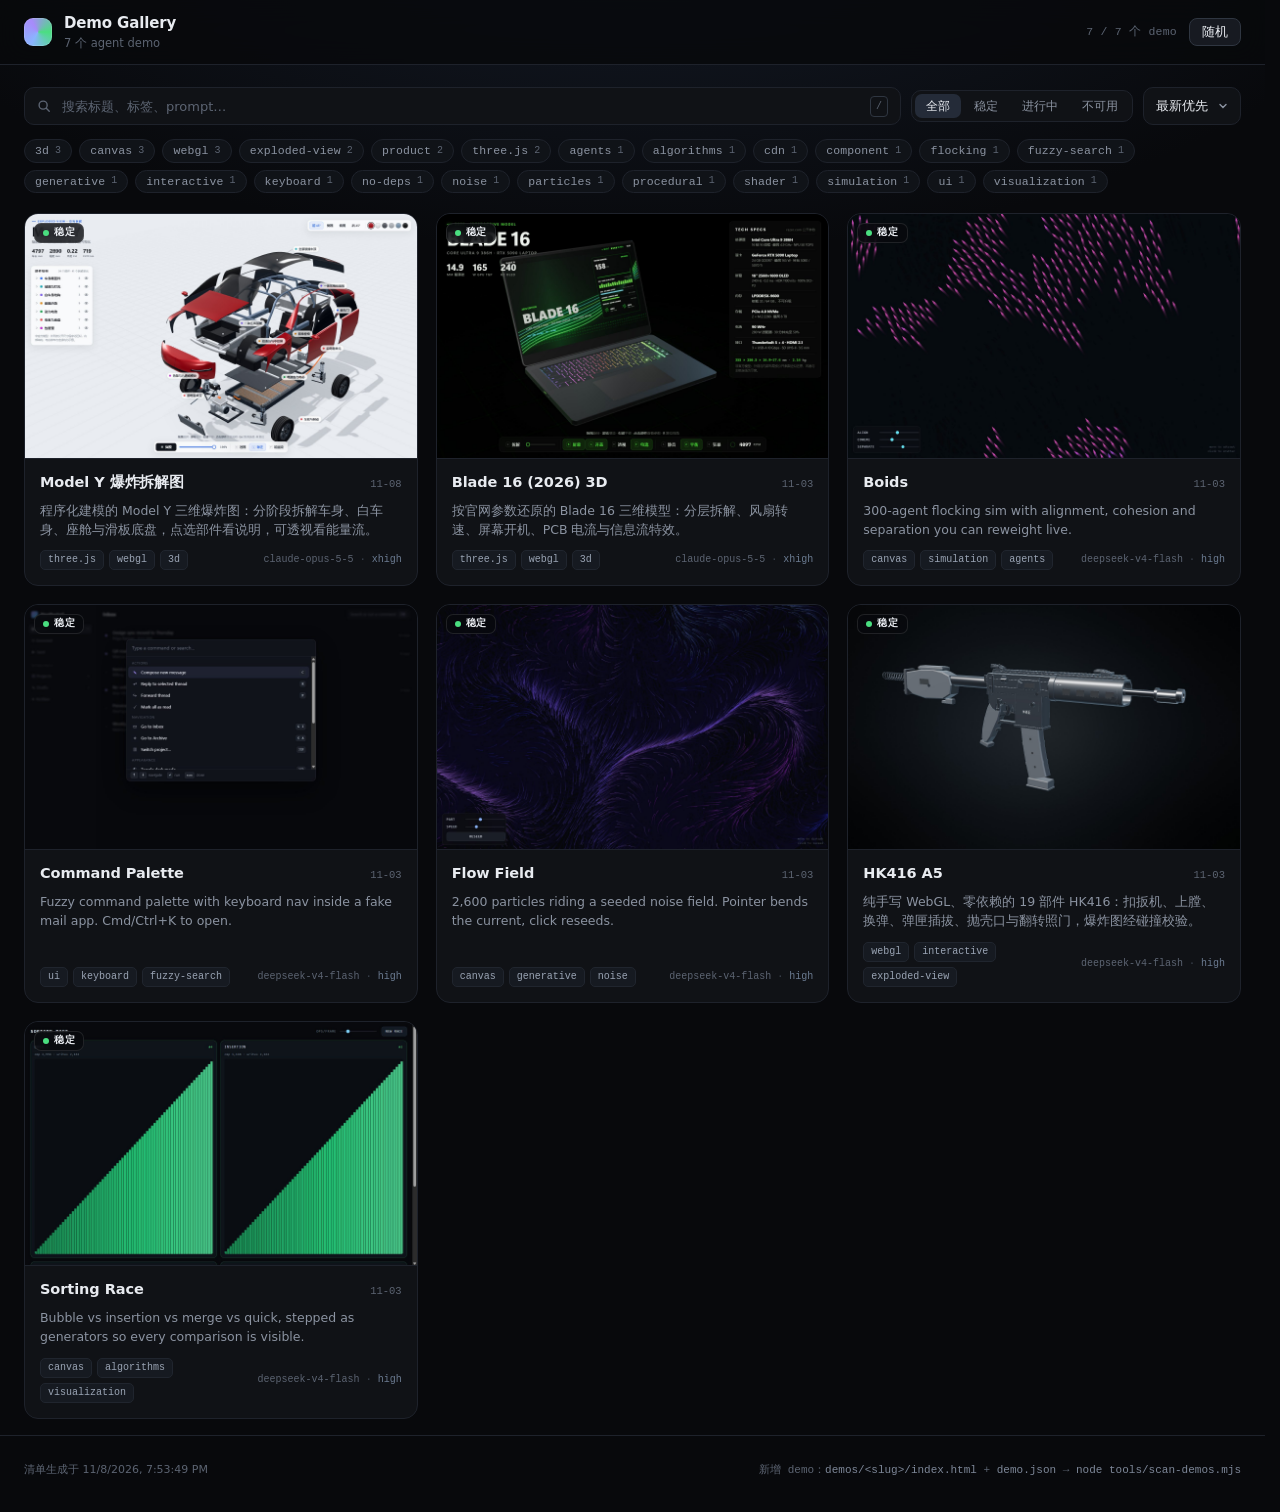
<file: index.html>
<!doctype html>
<html lang="zh-CN">
<head>
<meta charset="utf-8">
<meta name="viewport" content="width=device-width, initial-scale=1">
<title>Demo Gallery</title>
<meta name="description" content="agent 生成的实验性 demo 陈列">
<meta name="color-scheme" content="dark">
<link rel="stylesheet" href="assets/gallery.css">
</head>
<body>
<header class="topbar">
  <div class="wrap topbar-inner">
    <div class="brand">
      <span class="logo" aria-hidden="true"></span>
      <div>
        <h1>Demo Gallery</h1>
        <p id="sub">agent 生成的实验场</p>
      </div>
    </div>
    <div class="actions">
      <span class="count" id="count"></span>
      <button class="btn" id="random" type="button" title="随机打开一个 demo">随机</button>
    </div>
  </div>
</header>

<main class="wrap">
  <div class="toolbar">
    <label class="search">
      <svg viewBox="0 0 16 16" width="14" height="14" aria-hidden="true"><circle cx="7" cy="7" r="4.6" fill="none" stroke="currentColor" stroke-width="1.6"/><path d="M10.6 10.6 14 14" stroke="currentColor" stroke-width="1.6" stroke-linecap="round"/></svg>
      <input id="q" type="search" placeholder="搜索标题、标签、prompt…" autocomplete="off" spellcheck="false">
      <kbd>/</kbd>
    </label>
    <div class="segmented" id="statusFilter" role="group" aria-label="状态筛选">
      <button type="button" data-status="all" class="on">全部</button>
      <button type="button" data-status="stable">稳定</button>
      <button type="button" data-status="wip">进行中</button>
      <button type="button" data-status="broken">不可用</button>
    </div>
    <select id="sort" aria-label="排序">
      <option value="newest">最新优先</option>
      <option value="oldest">最旧优先</option>
      <option value="title">按名称</option>
    </select>
  </div>

  <div class="tags" id="tags"></div>

  <div class="grid" id="grid"></div>

  <div class="empty" id="empty" hidden>
    <p class="empty-title">没有匹配的 demo</p>
    <p>换个关键词，或点击 <button type="button" class="link" id="reset">清除筛选</button>。</p>
  </div>
</main>

<footer class="wrap foot">
  <span id="generated"></span>
  <span class="foot-hint">新增 demo：<code>demos/&lt;slug&gt;/index.html</code> + <code>demo.json</code> → <code>node tools/scan-demos.mjs</code></span>
</footer>

<dialog id="detail" aria-labelledby="d-title">
  <div class="d-head">
    <div class="d-heading">
      <h2 id="d-title"></h2>
      <p id="d-summary"></p>
    </div>
    <div class="d-actions">
      <button class="btn icon" id="d-reload" type="button" title="重新加载" aria-label="重新加载">↻</button>
      <a class="btn" id="d-open" target="_blank" rel="noopener">新窗口 ↗</a>
      <button class="btn icon" id="d-close" type="button" aria-label="关闭">✕</button>
    </div>
  </div>
  <div class="d-body">
    <div class="stage" id="stage">
      <div class="stage-frame">
        <iframe id="d-frame" title="demo 预览"></iframe>
      </div>
    </div>
    <aside class="d-side">
      <div class="widths" role="group" aria-label="预览宽度">
        <button type="button" data-w="100%" class="on">桌面</button>
        <button type="button" data-w="860px">平板</button>
        <button type="button" data-w="400px">手机</button>
      </div>
      <dl class="meta" id="d-meta"></dl>
      <div class="block">
        <div class="block-head"><h3>Prompt</h3><button class="btn tiny" id="d-copy" type="button">复制</button></div>
        <pre id="d-prompt"></pre>
      </div>
      <div class="block" id="d-notes-block">
        <h3>备注</h3>
        <p id="d-notes"></p>
      </div>
      <div class="block">
        <h3>文件</h3>
        <p id="d-files" class="mono files"></p>
      </div>
    </aside>
  </div>
</dialog>

<script src="assets/gallery.js"></script>
</body>
</html>
</file>
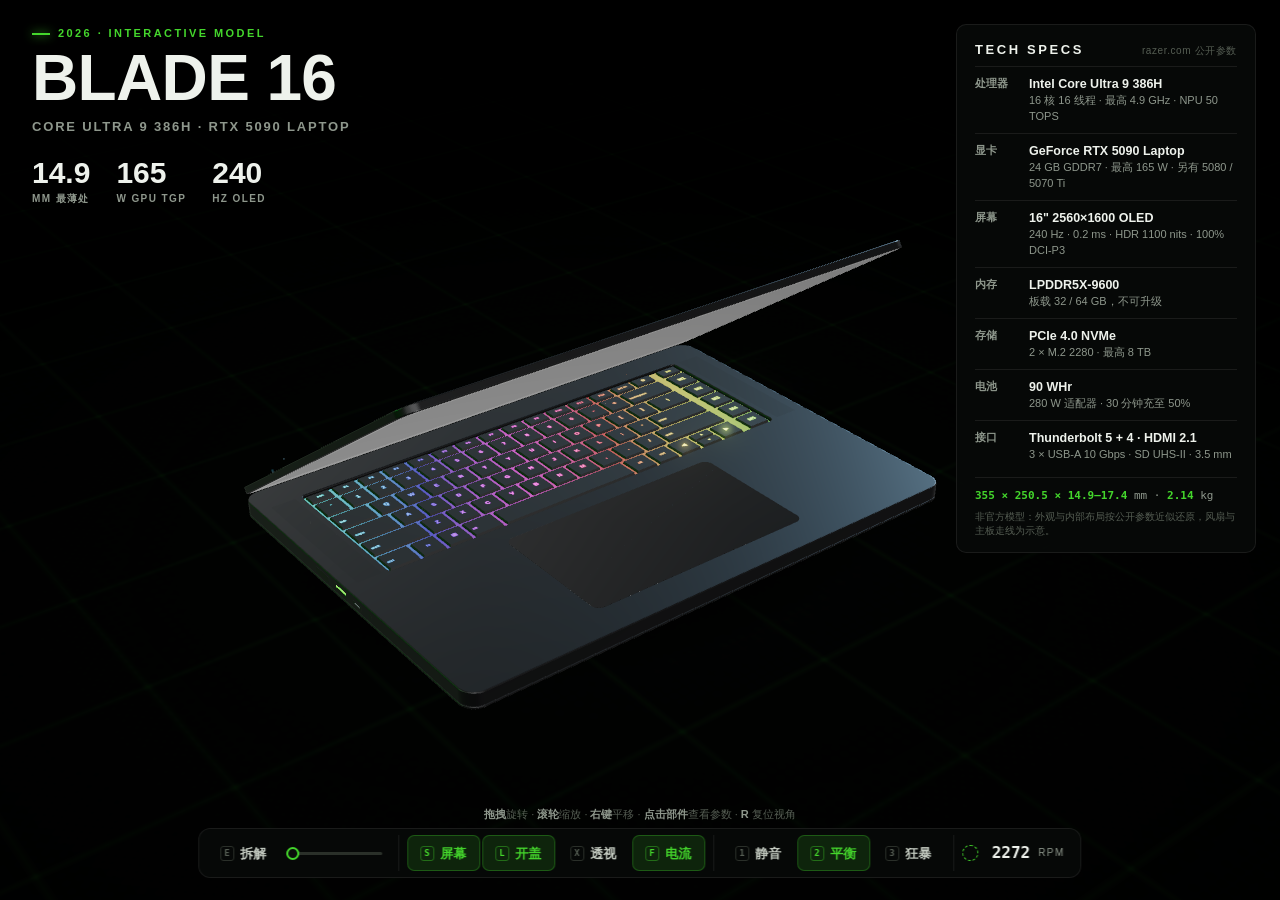
<file: demos/blade16-2026/index.html>
<!doctype html>
<html lang="zh-CN">
<head>
<meta charset="utf-8">
<meta name="viewport" content="width=device-width, initial-scale=1">
<title>Blade 16 (2026) 3D</title>
<style>
  :root {
    color-scheme: dark;
    --green: #44d62c;
    --green-soft: rgba(68, 214, 44, .14);
    --green-line: rgba(68, 214, 44, .42);
    --cyan: #3ce0ff;
    --ink: #eef2ec;
    --muted: #8e978c;
    --faint: #555d53;
    --panel: rgba(9, 11, 10, .74);
    --line: rgba(255, 255, 255, .08);
    --font: "Segoe UI Variable Display", "Segoe UI", "Microsoft YaHei UI", "PingFang SC", "Helvetica Neue", Arial, sans-serif;
    --mono: "Cascadia Mono", ui-monospace, Consolas, monospace;
  }
  * { box-sizing: border-box; }
  html, body { margin: 0; height: 100%; overflow: hidden; background: #000; color: var(--ink); font-family: var(--font); }
  #gl { position: fixed; inset: 0; width: 100%; height: 100%; display: block; touch-action: none; outline: none; }
  button { font: inherit; color: inherit; }
  kbd { font: 600 9px/1 var(--mono); color: var(--faint); border: 1px solid #2a2f29; border-radius: 3px; padding: 2px 3px; margin-right: 6px; }

  .brand { position: fixed; left: 32px; top: 28px; z-index: 3; pointer-events: none; transition: opacity .5s, transform .5s; }
  .exploded .brand, .exploded .specs { opacity: 0; transform: translateY(-8px); pointer-events: none; }
  .specs { transition: opacity .5s, transform .5s; }
  .eyebrow { display: flex; align-items: center; gap: 8px; font: 700 11px/1 var(--font); letter-spacing: .22em; color: var(--green); }
  .eyebrow::before { content: ""; width: 18px; height: 2px; background: var(--green); box-shadow: 0 0 10px var(--green); }
  .brand h1 { margin: 10px 0 0; font: 900 64px/0.92 var(--font); letter-spacing: -.01em; text-transform: uppercase; }
  .brand p { margin: 10px 0 0; font: 600 13px/1.4 var(--font); letter-spacing: .14em; color: var(--muted); text-transform: uppercase; }
  .stats { display: flex; gap: 26px; margin-top: 22px; }
  .stats b { display: block; font: 800 30px/1 var(--font); color: var(--ink); }
  .stats span { display: block; margin-top: 5px; font: 600 10px/1.2 var(--font); letter-spacing: .14em; color: var(--muted); }

  .panel { position: fixed; right: 24px; top: 24px; z-index: 3; width: 300px; padding: 18px 18px 14px; background: var(--panel); border: 1px solid var(--line); border-radius: 10px; backdrop-filter: blur(14px); -webkit-backdrop-filter: blur(14px); }
  .panel h2 { display: flex; justify-content: space-between; align-items: baseline; margin: 0 0 10px; font: 800 13px/1 var(--font); letter-spacing: .2em; }
  .panel h2 span { font: 500 10px/1 var(--font); letter-spacing: .06em; color: var(--faint); }
  .specs dl { margin: 0; }
  .specs dl > div { display: grid; grid-template-columns: 44px 1fr; gap: 10px; padding: 8px 0; border-top: 1px solid var(--line); }
  .specs dt { font: 600 11px/1.5 var(--font); color: var(--muted); }
  .specs dd { margin: 0; font: 650 12.5px/1.45 var(--font); }
  .specs dd small { display: block; font: 400 11px/1.45 var(--font); color: var(--muted); }
  .dims { margin-top: 6px; padding-top: 10px; border-top: 1px solid var(--line); font: 500 11px/1.4 var(--mono); color: var(--muted); }
  .dims b { color: var(--green); font-weight: 600; }
  .src { margin-top: 6px; font: 400 10px/1.4 var(--font); color: var(--faint); }
  .specs-toggle { display: none; }

  .card { border-color: var(--green-line); box-shadow: 0 0 0 1px rgba(68, 214, 44, .06), 0 18px 60px rgba(0, 0, 0, .6); }
  .card[hidden] { display: none; }
  .card .kind { font: 700 10px/1 var(--font); letter-spacing: .24em; color: var(--green); }
  .card h3 { margin: 8px 30px 12px 0; font: 800 19px/1.25 var(--font); }
  .card ul { margin: 0; padding: 0; list-style: none; }
  .card li { position: relative; padding: 7px 0 7px 14px; border-top: 1px solid var(--line); font: 500 12.5px/1.45 var(--font); }
  .card li::before { content: ""; position: absolute; left: 0; top: 14px; width: 5px; height: 5px; background: var(--green); }
  .card .note { margin: 10px 0 0; font: 400 11px/1.5 var(--font); color: var(--muted); }
  .card .x { position: absolute; right: 10px; top: 10px; width: 28px; height: 28px; border: 0; border-radius: 6px; background: transparent; color: var(--muted); font-size: 18px; cursor: pointer; }
  .card .x:hover { background: #1a1f19; color: var(--ink); }

  .dock { position: fixed; left: 50%; bottom: 22px; z-index: 4; transform: translateX(-50%); display: flex; align-items: stretch; gap: 6px; padding: 6px; background: var(--panel); border: 1px solid var(--line); border-radius: 12px; backdrop-filter: blur(14px); -webkit-backdrop-filter: blur(14px); }
  .seg { display: flex; align-items: center; gap: 2px; padding: 0 2px; }
  .seg + .seg { border-left: 1px solid var(--line); padding-left: 8px; }
  .dock button { display: inline-flex; align-items: center; height: 36px; padding: 0 12px; border: 1px solid transparent; border-radius: 7px; background: transparent; font: 650 13px/1 var(--font); letter-spacing: .04em; color: #c5ccc2; cursor: pointer; white-space: nowrap; transition: background .15s, color .15s, border-color .15s; }
  .dock button:hover { background: #151915; color: var(--ink); }
  .dock button.on { color: var(--green); background: var(--green-soft); border-color: rgba(68, 214, 44, .3); }
  .dock button.on kbd { color: var(--green); border-color: rgba(68, 214, 44, .4); }
  .dock button:focus-visible { outline: 2px solid var(--green); outline-offset: 1px; }
  .dock input[type=range] { -webkit-appearance: none; appearance: none; width: 96px; height: 3px; margin: 0 8px 0 4px; background: linear-gradient(90deg, var(--green) var(--p, 0%), #2a3029 var(--p, 0%)); border-radius: 3px; outline: none; cursor: pointer; }
  .dock input[type=range]::-webkit-slider-thumb { -webkit-appearance: none; width: 13px; height: 13px; border-radius: 50%; background: #0b0d0b; border: 2px solid var(--green); }
  .dock input[type=range]::-moz-range-thumb { width: 10px; height: 10px; border-radius: 50%; background: #0b0d0b; border: 2px solid var(--green); }
  .meter { gap: 8px; padding-right: 10px !important; min-width: 118px; font: 500 10px/1 var(--font); letter-spacing: .14em; color: var(--muted); }
  .meter b { font: 700 16px/1 var(--mono); color: var(--ink); letter-spacing: 0; min-width: 44px; text-align: right; }
  .fanico { width: 16px; height: 16px; border-radius: 50%; border: 1.5px dashed var(--green); animation: spin var(--spin, 0s) linear infinite; }
  @keyframes spin { to { transform: rotate(360deg); } }

  .hint { position: fixed; left: 50%; bottom: 76px; z-index: 3; transform: translateX(-50%); font: 500 11px/1.6 var(--font); color: var(--faint); pointer-events: none; white-space: nowrap; }
  .hint b { color: var(--muted); font-weight: 600; }

  #labels { position: fixed; inset: 0; z-index: 2; pointer-events: none; }
  #labels svg { position: absolute; inset: 0; width: 100%; height: 100%; overflow: visible; }
  .lbl { position: absolute; left: 0; top: 0; padding: 5px 9px 6px; background: rgba(6, 8, 7, .82); border: 1px solid var(--green-line); border-radius: 4px; font: 650 12px/1.25 var(--font); white-space: nowrap; pointer-events: auto; cursor: pointer; will-change: transform; }
  .lbl i { display: block; margin-bottom: 2px; font: 700 9px/1 var(--font); font-style: normal; letter-spacing: .2em; color: var(--green); }
  .lbl:hover, .lbl.active { border-color: var(--green); box-shadow: 0 0 18px rgba(68, 214, 44, .35); }

  .tip { position: fixed; z-index: 5; left: 0; top: 0; padding: 5px 9px; background: rgba(6, 8, 7, .9); border: 1px solid var(--green-line); border-radius: 4px; font: 600 12px/1.2 var(--font); pointer-events: none; opacity: 0; transition: opacity .12s; white-space: nowrap; }
  .tip.show { opacity: 1; }

  .fallback { position: fixed; inset: 0; display: grid; place-items: center; padding: 24px; text-align: center; color: var(--muted); font: 500 14px/1.6 var(--font); }

  @media (max-width: 1100px) {
    .brand h1 { font-size: 48px; }
    .stats { gap: 18px; }
    .stats b { font-size: 24px; }
    .panel { width: 270px; }
  }
  @media (max-width: 820px) {
    .brand { left: 16px; top: 16px; }
    .brand h1 { font-size: 36px; }
    .brand p { font-size: 11px; letter-spacing: .1em; }
    .stats { margin-top: 12px; gap: 14px; }
    .stats b { font-size: 19px; }
    .stats span { font-size: 9px; }
    .panel { right: 12px; left: 12px; top: auto; bottom: 132px; width: auto; max-height: 46vh; overflow: auto; }
    .specs { display: none; }
    .specs.open { display: block; }
    .specs-toggle { display: inline-flex; position: fixed; right: 16px; top: 16px; z-index: 4; height: 32px; align-items: center; padding: 0 12px; border: 1px solid var(--line); border-radius: 7px; background: var(--panel); font: 700 11px/1 var(--font); letter-spacing: .16em; cursor: pointer; }
    .dock { left: 12px; right: 12px; bottom: 12px; transform: none; flex-wrap: wrap; justify-content: center; }
    .seg + .seg { border-left: 0; padding-left: 2px; }
    .dock button { height: 34px; padding: 0 9px; font-size: 12px; }
    .dock kbd { display: none; }
    .dock input[type=range] { width: 80px; }
    .meter { min-width: 0; }
    .hint { display: none; }
  }
  @media (prefers-reduced-motion: reduce) {
    .fanico { animation: none; }
  }
</style>
<script type="importmap">
  { "imports": { "three": "./vendor/three/three.module.min.js", "three/addons/": "./vendor/three/addons/" } }
</script>
</head>
<body>
<canvas id="gl" tabindex="0" aria-label="Blade 16 3D 模型"></canvas>
<div id="labels"><svg id="leaders"></svg></div>
<div class="tip" id="tip"></div>

<header class="brand">
  <div class="eyebrow">2026 · INTERACTIVE MODEL</div>
  <h1>Blade 16</h1>
  <p>Core Ultra 9 386H · RTX 5090 Laptop</p>
  <div class="stats">
    <div><b>14.9</b><span>MM 最薄处</span></div>
    <div><b>165</b><span>W GPU TGP</span></div>
    <div><b>240</b><span>HZ OLED</span></div>
  </div>
</header>

<button class="specs-toggle" id="specsToggle">SPECS</button>
<aside class="panel specs" id="specs">
  <h2>TECH SPECS<span>razer.com 公开参数</span></h2>
  <dl>
    <div><dt>处理器</dt><dd>Intel Core Ultra 9 386H<small>16 核 16 线程 · 最高 4.9 GHz · NPU 50 TOPS</small></dd></div>
    <div><dt>显卡</dt><dd>GeForce RTX 5090 Laptop<small>24 GB GDDR7 · 最高 165 W · 另有 5080 / 5070 Ti</small></dd></div>
    <div><dt>屏幕</dt><dd>16" 2560×1600 OLED<small>240 Hz · 0.2 ms · HDR 1100 nits · 100% DCI-P3</small></dd></div>
    <div><dt>内存</dt><dd>LPDDR5X-9600<small>板载 32 / 64 GB，不可升级</small></dd></div>
    <div><dt>存储</dt><dd>PCIe 4.0 NVMe<small>2 × M.2 2280 · 最高 8 TB</small></dd></div>
    <div><dt>电池</dt><dd>90 WHr<small>280 W 适配器 · 30 分钟充至 50%</small></dd></div>
    <div><dt>接口</dt><dd>Thunderbolt 5 + 4 · HDMI 2.1<small>3 × USB-A 10 Gbps · SD UHS-II · 3.5 mm</small></dd></div>
  </dl>
  <div class="dims"><b>355 × 250.5 × 14.9–17.4</b> mm · <b>2.14</b> kg</div>
  <div class="src">非官方模型：外观与内部布局按公开参数近似还原，风扇与主板走线为示意。</div>
</aside>

<aside class="panel card" id="card" hidden>
  <button class="x" id="cardClose" aria-label="关闭">×</button>
  <div class="kind" id="cardKind"></div>
  <h3 id="cardName"></h3>
  <ul id="cardSpecs"></ul>
  <p class="note" id="cardNote"></p>
</aside>

<nav class="dock" aria-label="演示控制">
  <div class="seg">
    <button data-act="explode" title="展开内部部件 (E)"><kbd>E</kbd>拆解</button>
    <input id="explode" type="range" min="0" max="1000" value="0" aria-label="拆解程度">
  </div>
  <div class="seg">
    <button data-act="screen" class="on" title="屏幕亮起 / 熄灭 (S)"><kbd>S</kbd>屏幕</button>
    <button data-act="lid" class="on" title="开合屏幕 (L)"><kbd>L</kbd>开盖</button>
    <button data-act="xray" title="透视机身 (X)"><kbd>X</kbd>透视</button>
    <button data-act="flow" class="on" title="电流 / 信息流 (F)"><kbd>F</kbd>电流</button>
  </div>
  <div class="seg">
    <button data-mode="silent" title="静音模式 (1)"><kbd>1</kbd>静音</button>
    <button data-mode="balanced" class="on" title="平衡模式 (2)"><kbd>2</kbd>平衡</button>
    <button data-mode="turbo" title="狂暴模式 (3)"><kbd>3</kbd>狂暴</button>
  </div>
  <div class="seg meter"><span class="fanico" id="fanico"></span><b id="rpm">0</b>RPM</div>
</nav>

<div class="hint"><b>拖拽</b>旋转 · <b>滚轮</b>缩放 · <b>右键</b>平移 · <b>点击部件</b>查看参数 · <b>R</b> 复位视角</div>

<script type="module">
import * as THREE from 'three';
import { OrbitControls } from 'three/addons/controls/OrbitControls.js';
import { RoomEnvironment } from 'three/addons/environments/RoomEnvironment.js';
import { EffectComposer } from 'three/addons/postprocessing/EffectComposer.js';
import { RenderPass } from 'three/addons/postprocessing/RenderPass.js';
import { UnrealBloomPass } from 'three/addons/postprocessing/UnrealBloomPass.js';
import { OutputPass } from 'three/addons/postprocessing/OutputPass.js';
import { mergeGeometries } from 'three/addons/utils/BufferGeometryUtils.js';

// ---------------------------------------------------------------------------
// Dimensions in cm, from razer.com tech specs: 355 × 250.5 × 14.9–17.4 mm.
// ---------------------------------------------------------------------------
const W = 35.5, D = 25.05;
const FEET = 0.1, BOTTOM_T = 0.14, BASE_H = 1.08, LID_T = 0.46, LID_D = D - 0.18;
const R = 1.05;                                  // plan-view corner radius
const SCREEN_W = 34.46, SCREEN_H = 21.54;        // 16" diagonal at 16:10
const SCREEN_Z = LID_D - 0.75 - SCREEN_H / 2;    // active-area centre, measured from the hinge
const KZ = -5.15;                                // keyboard centre
const FAN_X = 12.4, FAN_Z = -6.6, FAN_R = 3.35;
const PCB_Y = 0.18, PCB_T = 0.08, PCB_TOP = PCB_Y + PCB_T;
const GREEN = new THREE.Color('#44d62c'), CYAN = new THREE.Color('#3ce0ff'), ORANGE = new THREE.Color('#ff7a1a');

const MODES = {
  silent:   { label: 'SILENT',   rpm: 2300, load: 0.34, fps: 96,  gpuW: 80,  cpuT: 58, gpuT: 55, flow: 0.55, arcs: 0.6, rainbow: 0, kbSpeed: 0.0 },
  balanced: { label: 'BALANCED', rpm: 4100, load: 0.66, fps: 168, gpuW: 140, cpuT: 74, gpuT: 69, flow: 1.0,  arcs: 1.6, rainbow: 1, kbSpeed: 0.12 },
  turbo:    { label: 'TURBO',    rpm: 5800, load: 0.97, fps: 240, gpuW: 165, cpuT: 86, gpuT: 79, flow: 1.8,  arcs: 4.2, rainbow: 1, kbSpeed: 0.34 },
};

const PARTS = {
  display:  { kind: 'DISPLAY', name: '16" 2.5K OLED 显示屏', specs: ['2560 × 1600 · 16:10', '240 Hz 刷新率 · 0.2 ms 响应', 'VESA DisplayHDR True Black 1000 · HDR 峰值 1100 nits', '100% DCI-P3 · Calman Verified · G-SYNC'] },
  lid:      { kind: 'CHASSIS', name: 'A 面顶盖', specs: ['CNC 铣削铝合金', '阳极氧化黑 + 防指纹涂层', '背光绿色徽标（此处为原创替代图形）'] },
  chassis:  { kind: 'CHASSIS', name: '一体成型机身', specs: ['单块铝材 CNC 铣削，喷砂、抛光后阳极氧化', '355 × 250.5 × 14.9–17.4 mm', '整机 2.14 kg'] },
  keyboard: { kind: 'INPUT', name: 'Chroma RGB 键盘', specs: ['1.5 mm 键程 · 线性手感 63 g', '每键 RGB · N 键无冲 · 1000 Hz', '右侧独立宏键列'] },
  touchpad: { kind: 'INPUT', name: '玻璃触控板', specs: ['Precision Glass Touchpad', '大尺寸居中布局'] },
  grille:   { kind: 'AUDIO', name: '上射扬声器格栅', specs: ['6 扬声器：4 上射 + 2 下射', 'THX Spatial Audio+', '内置双阵列麦克风'] },
  ports:    { kind: 'I/O', name: 'I/O 接口', specs: ['Thunderbolt 5 + Thunderbolt 4（均支持 DP / 供电）', '3 × USB-A 3.2 Gen 2', 'HDMI 2.1 FRL · SD UHS-II · 3.5 mm'] },
  cpu:      { kind: 'PROCESSOR', name: 'Intel Core Ultra 9 386H', specs: ['16 核 / 16 线程 · 最高 4.9 GHz', '18 MB 缓存', 'Intel NPU 最高 50 TOPS'], note: 'Panther Lake 平台，多 tile 封装（图中 tile 布局为示意）。' },
  gpu:      { kind: 'GRAPHICS', name: 'GeForce RTX 5090 Laptop GPU', specs: ['24 GB GDDR7', '最高 165 W TGP（140 W + 25 W Dynamic Boost）', '另有 RTX 5080 16 GB / RTX 5070 Ti 12 GB 配置'] },
  vram:     { kind: 'GRAPHICS', name: 'GDDR7 显存颗粒', specs: ['RTX 5090 Laptop：24 GB', '围绕 GPU 核心布置'] },
  ram:      { kind: 'MEMORY', name: 'LPDDR5X-9600 内存', specs: ['板载双通道', '32 GB 或 64 GB', '焊接，不可升级'] },
  vrm:      { kind: 'POWER', name: '供电模组 VRM', specs: ['为 CPU / GPU 提供大电流', '与均热板接触散热'], note: '数量与位置为示意。' },
  ssd:      { kind: 'STORAGE', name: 'M.2 NVMe SSD', specs: ['PCIe 4.0 · M.2 2280', '2 个插槽（含已占用）', '最高可扩展到 8 TB'] },
  wifi:     { kind: 'NETWORK', name: 'Wi-Fi 7 无线模块', specs: ['802.11be 三频 2×2', '蓝牙 6.0'] },
  board:    { kind: 'MAINBOARD', name: '主板', specs: ['承载 CPU / GPU / 内存 / 供电', '风扇区域开孔，贴合散热模组'], note: '走线与小元件为示意。' },
  vc:       { kind: 'THERMAL', name: '均热板 Vapor Chamber', specs: ['同时覆盖 CPU 与 GPU', '热传导更快，持续性能更高', '热量经热管送往后部鳍片'] },
  fan:      { kind: 'THERMAL', name: '散热风扇', specs: ['后部出风', 'Razer Synapse 4 可自定义风扇曲线'], note: '官网未公布风扇规格，双风扇布局为示意。' },
  fins:     { kind: 'THERMAL', name: '散热鳍片', specs: ['位于风扇出风口', '将热量排出机身后部'] },
  battery:  { kind: 'POWER', name: '90 WHr 电池', specs: ['锂离子聚合物', '30 分钟充至 50%，48 分钟充至 80%', '280 W 电源适配器'] },
  woofer:   { kind: 'AUDIO', name: '下射低音单元', specs: ['双力低音（dual-force woofer）', 'Smart Amplifier 智能功放'] },
  bottom:   { kind: 'CHASSIS', name: 'D 面底盖', specs: ['风扇进风格栅', '前后两条防滑脚垫'] },
};

// ---------------------------------------------------------------------------
// Renderer / scene
// ---------------------------------------------------------------------------
const canvas = document.getElementById('gl');
let renderer;
try {
  renderer = new THREE.WebGLRenderer({ canvas, antialias: true, powerPreference: 'high-performance' });
} catch (err) {
  document.body.insertAdjacentHTML('beforeend', '<div class="fallback">此设备不支持 WebGL，无法显示 3D 模型。</div>');
  throw err;
}
renderer.setPixelRatio(Math.min(devicePixelRatio, 2));
renderer.toneMapping = THREE.ACESFilmicToneMapping;
renderer.toneMappingExposure = 1.05;
const maxAniso = renderer.capabilities.getMaxAnisotropy();

const scene = new THREE.Scene();
scene.background = new THREE.Color(0x000000);
scene.fog = new THREE.Fog(0x000000, 120, 260);
const pmrem = new THREE.PMREMGenerator(renderer);
scene.environment = pmrem.fromScene(new RoomEnvironment(), 0.04).texture;
scene.environmentIntensity = 0.5;

const camera = new THREE.PerspectiveCamera(30, 1, 1, 600);
const controls = new OrbitControls(camera, canvas);
controls.enableDamping = true;
controls.dampingFactor = 0.07;
controls.minDistance = 22;
controls.maxDistance = 420;
controls.maxPolarAngle = Math.PI * 0.495;
controls.autoRotateSpeed = 0.55;

const rt = new THREE.WebGLRenderTarget(1, 1, { type: THREE.HalfFloatType, samples: 4 });
const composer = new EffectComposer(renderer, rt);
composer.addPass(new RenderPass(scene, camera));
const bloom = new UnrealBloomPass(new THREE.Vector2(1, 1), 0.8, 0.5, 0.86);
composer.addPass(bloom);
composer.addPass(new OutputPass());

// lights: dim key, coloured rims like the official renders
scene.add(new THREE.HemisphereLight(0x9aa7b4, 0x050505, 0.35));
const keyLight = new THREE.DirectionalLight(0xffffff, 2.0); keyLight.position.set(-22, 40, 28); scene.add(keyLight);
const rimGreen = new THREE.DirectionalLight(0x44d62c, 2.6); rimGreen.position.set(-44, 10, -32); scene.add(rimGreen);
const rimCool = new THREE.DirectionalLight(0xa8dcff, 1.5); rimCool.position.set(42, 18, -24); scene.add(rimCool);
const fillFront = new THREE.DirectionalLight(0xffffff, 0.5); fillFront.position.set(8, 6, 50); scene.add(fillFront);

// ---------------------------------------------------------------------------
// Helpers
// ---------------------------------------------------------------------------
const V3 = THREE.Vector3;
const clamp01 = (x) => Math.min(1, Math.max(0, x));
const damp = (a, b, k, dt) => a + (b - a) * (1 - Math.exp(-k * dt));
const ease = (x) => (x < 0.5 ? 4 * x * x * x : 1 - Math.pow(-2 * x + 2, 3) / 2);
const smooth = (a, b, x) => { const t = clamp01((x - a) / (b - a)); return t * t * (3 - 2 * t); };
const lerp = (a, b, t) => a + (b - a) * t;
function mulberry32(seed) {
  return () => {
    seed |= 0; seed = (seed + 0x6d2b79f5) | 0;
    let t = Math.imul(seed ^ (seed >>> 15), 1 | seed);
    t = (t + Math.imul(t ^ (t >>> 7), 61 | t)) ^ t;
    return ((t ^ (t >>> 14)) >>> 0) / 4294967296;
  };
}
const rnd = mulberry32(16);

class Prog { // linear progress with eased read-out, so both directions ease in and out
  constructor(v, dur) { this.p = v; this.target = v; this.dur = dur; }
  step(dt) { const d = this.target - this.p, s = dt / this.dur; this.p = Math.abs(d) <= s ? this.target : this.p + Math.sign(d) * s; }
  get v() { return ease(this.p); }
}

function canvasTex(w, h, draw, { srgb = true, repeat = null } = {}) {
  const c = document.createElement('canvas');
  c.width = w; c.height = h;
  draw(c.getContext('2d'), w, h);
  const t = new THREE.CanvasTexture(c);
  if (srgb) t.colorSpace = THREE.SRGBColorSpace;
  t.anisotropy = maxAniso;
  if (repeat) { t.wrapS = t.wrapT = THREE.RepeatWrapping; t.repeat.set(repeat[0], repeat[1]); }
  return t;
}

// Shapes are written in world (x, z); ExtrudeGeometry works in (x, y), so y = -z.
function rr(cx, cz, w, d, r, p = new THREE.Shape()) {
  r = Math.max(0.01, Math.min(r, w / 2 - 0.001, d / 2 - 0.001));
  const x0 = cx - w / 2, x1 = cx + w / 2, y0 = -cz - d / 2, y1 = -cz + d / 2;
  p.moveTo(x0 + r, y0);
  p.lineTo(x1 - r, y0); p.absarc(x1 - r, y0 + r, r, -Math.PI / 2, 0, false);
  p.lineTo(x1, y1 - r); p.absarc(x1 - r, y1 - r, r, 0, Math.PI / 2, false);
  p.lineTo(x0 + r, y1); p.absarc(x0 + r, y1 - r, r, Math.PI / 2, Math.PI, false);
  p.lineTo(x0, y0 + r); p.absarc(x0 + r, y0 + r, r, Math.PI, Math.PI * 1.5, false);
  return p;
}
const rrHole = (cx, cz, w, d, r) => rr(cx, cz, w, d, r, new THREE.Path());
const circleHole = (cx, cz, r) => new THREE.Path().absarc(cx, -cz, r, 0, Math.PI * 2, true);
function polyShape(pts) {
  const s = new THREE.Shape();
  pts.forEach(([x, z], i) => (i ? s.lineTo(x, -z) : s.moveTo(x, -z)));
  return s;
}
// Extrude a plan-view shape upward: occupies y ∈ [0, h].
function slab(shape, h, bevel = 0, curveSegments = 12) {
  const g = new THREE.ExtrudeGeometry(shape, {
    depth: Math.max(h - 2 * bevel, 0.001), bevelEnabled: bevel > 0, bevelThickness: bevel,
    bevelSize: bevel, bevelSegments: bevel > 0 ? 3 : 0, curveSegments,
  });
  g.rotateX(-Math.PI / 2);
  g.translate(0, bevel, 0);
  return g;
}

const pickables = [];
const partMeshes = {};
const shellMeshes = [];
function tag(obj, part, { shell = false, ghost = false } = {}) {
  obj.traverse((m) => {
    if (!m.isMesh) return;
    m.userData.part = part;
    m.userData.shell = shell;
    m.userData.ghost = ghost; // only big shells get an X-ray outline; small parts just fade
    pickables.push(m);
    (partMeshes[part] ||= []).push(m);
    if (shell) shellMeshes.push(m);
  });
  return obj;
}
function add(geo, mat, parent, x = 0, y = 0, z = 0, part = null, opts) {
  const m = new THREE.Mesh(geo, mat);
  m.position.set(x, y, z);
  parent.add(m);
  if (part) tag(m, part, opts);
  return m;
}
function box(w, h, d, mat, parent, x, y, z, part, opts) { // y is the bottom face
  const g = new THREE.BoxGeometry(w, h, d);
  g.translate(0, h / 2, 0);
  return add(g, mat, parent, x, y, z, part, opts);
}

// shared uniforms
const uTime = { value: 0 };
const uKbBright = { value: 0 }, uKbRainbow = { value: 1 }, uKbPhase = { value: 0 };
const uHeat = { value: 0 }, uHeatPhase = { value: 0 };
const uXray = { value: 0 };

const GLSL_HSV = `
  vec3 hsv2rgb(vec3 c) { vec3 p = abs(fract(c.xxx + vec3(0.0, 2.0 / 3.0, 1.0 / 3.0)) * 6.0 - 3.0); return c.z * mix(vec3(1.0), clamp(p - 1.0, 0.0, 1.0), c.y); }
  vec3 chroma(vec2 p) {
    vec3 rb = hsv2rgb(vec3(fract(p.x * 0.024 + p.y * 0.012 - uKbPhase), 0.85, 1.0));
    return mix(vec3(0.16, 0.85, 0.09), rb, uKbRainbow) * uKbBright;
  }`;
// Keyboard materials: emissive is tinted by an animated spectrum wave in keyboard-local space.
function chromaMaterial(params) {
  const m = new THREE.MeshStandardMaterial(params);
  m.onBeforeCompile = (sh) => {
    Object.assign(sh.uniforms, { uKbBright, uKbRainbow, uKbPhase });
    sh.vertexShader = sh.vertexShader
      .replace('#include <common>', '#include <common>\nvarying vec2 vKb;')
      .replace('#include <begin_vertex>', '#include <begin_vertex>\nvKb = position.xz;');
    sh.fragmentShader = sh.fragmentShader
      .replace('#include <common>', `#include <common>\nvarying vec2 vKb;\nuniform float uKbBright, uKbRainbow, uKbPhase;\n${GLSL_HSV}`)
      .replace('#include <emissivemap_fragment>', '#include <emissivemap_fragment>\ntotalEmissiveRadiance *= chroma(vKb);');
  };
  return m;
}

// Fresnel "ghost" used for X-ray shells and hover highlight. Works on instanced meshes too.
function ghostMaterial(color, alpha, scan, gain) {
  return new THREE.ShaderMaterial({
    uniforms: { uColor: { value: new THREE.Color(color) }, uAlpha: alpha, uTime },
    vertexShader: `
      varying vec3 vN; varying vec3 vV; varying vec3 vW;
      void main() {
        vec4 lp = vec4(position, 1.0); vec3 nn = normal;
        #ifdef USE_INSTANCING
          lp = instanceMatrix * lp; nn = mat3(instanceMatrix) * nn;
        #endif
        vec4 wp = modelMatrix * lp; vW = wp.xyz;
        vec4 mv = viewMatrix * wp;
        vN = normalize(normalMatrix * nn); vV = normalize(-mv.xyz);
        gl_Position = projectionMatrix * mv;
      }`,
    fragmentShader: `
      uniform vec3 uColor; uniform float uAlpha; uniform float uTime;
      varying vec3 vN; varying vec3 vV; varying vec3 vW;
      void main() {
        float f = pow(1.0 - abs(dot(normalize(vN), normalize(vV))), 3.0);
        float scan = ${scan ? 'smoothstep(0.03, 0.0, abs(fract(vW.z * 0.045 - uTime * 0.2) - 0.5))' : '0.0'};
        gl_FragColor = vec4(uColor * (0.012 + f * ${gain.toFixed(2)} + scan * 0.22) * uAlpha, 1.0);
      }`,
    transparent: true, blending: THREE.AdditiveBlending, depthWrite: false,
  });
}

// ---------------------------------------------------------------------------
// Materials
// ---------------------------------------------------------------------------
const M = {
  alu: new THREE.MeshPhysicalMaterial({ color: 0x0c0d0f, metalness: 0.55, roughness: 0.48, clearcoat: 0.25, clearcoatRoughness: 0.45, envMapIntensity: 0.6 }),
  glass: new THREE.MeshPhysicalMaterial({ color: 0x030304, metalness: 0, roughness: 0.05, clearcoat: 1, clearcoatRoughness: 0.02 }),
  touchpad: new THREE.MeshPhysicalMaterial({ color: 0x0d0e10, metalness: 0.2, roughness: 0.2, clearcoat: 0.9, clearcoatRoughness: 0.08 }),
  portHole: new THREE.MeshStandardMaterial({ color: 0x020202, roughness: 0.95 }),
  usbGreen: new THREE.MeshStandardMaterial({ color: 0x1f6b14, emissive: 0x44d62c, emissiveIntensity: 1.1, roughness: 0.5 }),
  metal: new THREE.MeshStandardMaterial({ color: 0xa9aeb5, metalness: 1, roughness: 0.32 }),
  fin: new THREE.MeshStandardMaterial({ color: 0xbfc4ca, metalness: 1, roughness: 0.26 }),
  copper: new THREE.MeshStandardMaterial({ color: 0xc98250, metalness: 1, roughness: 0.3, emissive: 0x000000 }),
  pcb: new THREE.MeshStandardMaterial({ color: 0xffffff, roughness: 0.62, metalness: 0.1 }),
  chip: new THREE.MeshStandardMaterial({ color: 0x141619, roughness: 0.42, metalness: 0.2 }),
  die: new THREE.MeshStandardMaterial({ color: 0x29303b, roughness: 0.14, metalness: 0.85 }),
  cpuSub: new THREE.MeshStandardMaterial({ color: 0x2d4a30, roughness: 0.55, metalness: 0.15 }),
  gpuSub: new THREE.MeshStandardMaterial({ color: 0x1b2a21, roughness: 0.55, metalness: 0.15 }),
  choke: new THREE.MeshStandardMaterial({ color: 0x3b3e43, roughness: 0.42, metalness: 0.65 }),
  smd: new THREE.MeshStandardMaterial({ color: 0xffffff, roughness: 0.5, metalness: 0.3 }),
  plastic: new THREE.MeshStandardMaterial({ color: 0x131416, roughness: 0.62, metalness: 0.05 }),
  blade: new THREE.MeshStandardMaterial({ color: 0x2c3038, roughness: 0.5, metalness: 0.1, transparent: true }),
  housing: new THREE.MeshStandardMaterial({ color: 0x24272c, roughness: 0.38, metalness: 0.8 }),
  wrap: new THREE.MeshPhysicalMaterial({ color: 0x1c1e22, roughness: 0.55, metalness: 0.1, clearcoat: 0.4, clearcoatRoughness: 0.4 }),
  bms: new THREE.MeshStandardMaterial({ color: 0x0b3d1c, roughness: 0.6, metalness: 0.1 }),
  rubber: new THREE.MeshStandardMaterial({ color: 0x050505, roughness: 0.95 }),
  screen: new THREE.MeshStandardMaterial({ color: 0x000000, roughness: 0.1, metalness: 0, emissive: 0xffffff, emissiveIntensity: 0 }),
  keyTop: chromaMaterial({ color: 0x0c0d0f, roughness: 0.6, metalness: 0.1, emissive: 0xffffff, emissiveIntensity: 2.3 }),
  keySide: new THREE.MeshStandardMaterial({ color: 0x08090a, roughness: 0.7, metalness: 0.1 }),
  kbTray: chromaMaterial({ color: 0x030303, roughness: 0.9, emissive: 0xffffff, emissiveIntensity: 0.55 }),
};
M.aluLid = M.alu.clone();
M.copper.onBeforeCompile = (sh) => {
  Object.assign(sh.uniforms, { uHeat, uHeatPhase });
  sh.vertexShader = sh.vertexShader
    .replace('#include <common>', '#include <common>\nvarying vec2 vP;')
    .replace('#include <begin_vertex>', '#include <begin_vertex>\nvP = position.xz;');
  sh.fragmentShader = sh.fragmentShader
    .replace('#include <common>', `#include <common>
      varying vec2 vP; uniform float uHeat, uHeatPhase;
      float hh(vec2 p) { return fract(sin(dot(p, vec2(127.1, 311.7))) * 43758.5453); }
      float vnoise(vec2 p) { vec2 i = floor(p), f = fract(p); f = f * f * (3.0 - 2.0 * f);
        return mix(mix(hh(i), hh(i + vec2(1, 0)), f.x), mix(hh(i + vec2(0, 1)), hh(i + vec2(1, 1)), f.x), f.y); }`)
    .replace('#include <emissivemap_fragment>', `#include <emissivemap_fragment>
      {
        float d = min(length((vP - vec2(-4.6, -5.6)) * vec2(1.0, 1.25)), length((vP - vec2(4.2, -5.8)) * vec2(1.0, 1.25)));
        float wave = 0.5 + 0.5 * sin(d * 2.4 - uHeatPhase * 6.0);
        float n = vnoise(vP * 0.85 + vec2(0.0, uHeatPhase * 0.9));
        float hot = exp(-d * 0.3);
        vec3 col = mix(vec3(0.02, 0.8, 0.55), vec3(1.0, 0.3, 0.03), smoothstep(0.15, 0.85, hot));
        totalEmissiveRadiance += col * (0.2 + 0.8 * wave * n) * (0.3 + hot * 1.7) * uHeat;
      }`);
};

const dotTex = canvasTex(64, 64, (g) => {
  const gr = g.createRadialGradient(32, 32, 0, 32, 32, 32);
  gr.addColorStop(0, 'rgba(255,255,255,1)'); gr.addColorStop(0.25, 'rgba(255,255,255,.75)'); gr.addColorStop(1, 'rgba(255,255,255,0)');
  g.fillStyle = gr; g.fillRect(0, 0, 64, 64);
}, { srgb: false });

// Original emblem (three curved blades + ring) standing in for the trademark logo.
function drawEmblem(g, cx, cy, r, color, glow) {
  g.save();
  g.translate(cx, cy);
  g.shadowColor = color; g.shadowBlur = glow;
  g.fillStyle = color; g.strokeStyle = color;
  for (let i = 0; i < 3; i++) {
    g.save(); g.rotate((i * Math.PI * 2) / 3);
    g.beginPath();
    g.moveTo(0, -r * 0.16);
    g.quadraticCurveTo(r * 0.62, -r * 0.42, r * 0.16, -r * 0.94);
    g.quadraticCurveTo(r * 0.26, -r * 0.5, -r * 0.1, -r * 0.24);
    g.closePath(); g.fill();
    g.restore();
  }
  g.lineWidth = r * 0.06;
  g.beginPath(); g.arc(0, 0, r * 0.99, 0, Math.PI * 2); g.stroke();
  g.beginPath(); g.arc(0, 0, r * 0.11, 0, Math.PI * 2); g.fill();
  g.restore();
}

// ---------------------------------------------------------------------------
// Scene graph
// ---------------------------------------------------------------------------
const laptop = new THREE.Group(); laptop.position.y = FEET; scene.add(laptop);
const topShell = new THREE.Group(); laptop.add(topShell);
const thermal = new THREE.Group(); laptop.add(thermal);
const board = new THREE.Group(); laptop.add(board);
const power = new THREE.Group(); laptop.add(power);
const bottom = new THREE.Group(); laptop.add(bottom);
const fx = new THREE.Group(); scene.add(fx);
const anchors = {};
function anchor(name, parent, x, y, z) { const o = new THREE.Object3D(); o.position.set(x, y, z); parent.add(o); anchors[name] = o; return o; }

// ---------------------------------------------------------------------------
// Keyboard
// ---------------------------------------------------------------------------
const U = 1.82, KGAP = 0.24, FN_H = 0.62;
const ROWS = [
  { h: FN_H, keys: [['esc', 1], ...Array.from({ length: 12 }, (_, i) => [`F${i + 1}`, 1]), ['prt sc', 1], ['⏻', 1]] },
  { h: 1, keys: [['`', 1], ...'1234567890-='.split('').map((c) => [c, 1]), ['backspace', 2]] },
  { h: 1, keys: [['tab', 1.5], ...'QWERTYUIOP[]'.split('').map((c) => [c, 1]), ['\\', 1.5]] },
  { h: 1, keys: [['caps', 1.75], ...'ASDFGHJKL;\''.split('').map((c) => [c, 1]), ['enter', 2.25]] },
  { h: 1, keys: [['shift', 2.25], ...'ZXCVBNM,./'.split('').map((c) => [c, 1]), ['shift', 2.75]] },
  { h: 1, keys: [['ctrl', 1.25], ['fn', 1], ['⊞', 1], ['alt', 1.25], ['', 5.5], ['alt', 1], ['ctrl', 1], ['◀', 1], ['▲▼', 1], ['▶', 1]] },
];
const MACRO = ['ins', 'M1', 'M2', 'M3', 'M4', 'M5'];
const KW = 16.25 * U, KD = (FN_H + 5) * U;
const keys = [];
{
  let z = -KD / 2;
  ROWS.forEach((row, ri) => {
    let x = -KW / 2;
    const z1 = z + row.h * U;
    for (const [label, w] of row.keys) {
      const x1 = x + w * U;
      if (label === '▲▼') {
        const zm = (z + z1) / 2;
        keys.push({ x0: x, x1, z0: z, z1: zm + KGAP / 4, label: '▲' });
        keys.push({ x0: x, x1, z0: zm - KGAP / 4, z1, label: '▼' });
      } else keys.push({ x0: x, x1, z0: z, z1, label });
      x = x1;
    }
    keys.push({ x0: KW / 2 - U, x1: KW / 2, z0: z, z1, label: MACRO[ri], macro: true });
    z = z1;
  });
}
const kbTex = canvasTex(2048, Math.round((2048 * KD) / KW), (g, cw, ch) => {
  g.fillStyle = '#000'; g.fillRect(0, 0, cw, ch);
  const S = cw / KW;
  g.textAlign = 'center'; g.textBaseline = 'middle'; g.fillStyle = '#fff';
  for (const k of keys) {
    const cx = ((k.x0 + k.x1) / 2 + KW / 2) * S, cy = ((k.z0 + k.z1) / 2 + KD / 2) * S;
    const word = k.label.length > 1 && !/^F\d+$/.test(k.label) && !/^M\d$/.test(k.label);
    const size = k.z1 - k.z0 < U * 0.7 ? 0.27 : word ? 0.27 : 0.42;
    g.font = `600 ${Math.round(size * S)}px "Segoe UI", Arial, sans-serif`;
    if (word && k.x1 - k.x0 > U * 1.2) { g.textAlign = 'left'; g.fillText(k.label, (k.x0 + KW / 2) * S + 0.32 * S, cy + 0.12 * S); g.textAlign = 'center'; }
    else g.fillText(k.label, cx, cy);
  }
});
function buildKeycaps() {
  const top = { p: [], n: [], uv: [], i: [] }, side = { p: [], n: [], uv: [], i: [] };
  const y0 = BASE_H - 0.2, y1 = BASE_H - 0.035, inset = 0.05;
  const a = new V3(), b = new V3(), c = new V3(), nrm = new V3();
  const quad = (G, P, uvs) => {
    const o = G.p.length / 3;
    a.fromArray(P[0]); b.fromArray(P[1]); c.fromArray(P[2]);
    nrm.subVectors(b, a).cross(c.clone().sub(a)).normalize();
    for (let i = 0; i < 4; i++) { G.p.push(...P[i]); G.n.push(nrm.x, nrm.y, nrm.z); G.uv.push(...(uvs ? uvs[i] : [0, 0])); }
    G.i.push(o, o + 1, o + 2, o, o + 2, o + 3);
  };
  const uvOf = (x, z) => [(x + KW / 2) / KW, 1 - (z + KD / 2) / KD];
  for (const k of keys) {
    const bx0 = k.x0 + KGAP / 2, bx1 = k.x1 - KGAP / 2, bz0 = k.z0 + KGAP / 2, bz1 = k.z1 - KGAP / 2;
    const tx0 = bx0 + inset, tx1 = bx1 - inset, tz0 = bz0 + inset, tz1 = bz1 - inset;
    const B = [[bx0, y0, bz0], [bx0, y0, bz1], [bx1, y0, bz1], [bx1, y0, bz0]];
    const T = [[tx0, y1, tz0], [tx0, y1, tz1], [tx1, y1, tz1], [tx1, y1, tz0]];
    quad(top, T, T.map(([x, , z]) => uvOf(x, z)));
    for (let i = 0; i < 4; i++) { const j = (i + 1) % 4; quad(side, [B[i], B[j], T[j], T[i]]); }
  }
  const build = (G) => {
    const g = new THREE.BufferGeometry();
    g.setAttribute('position', new THREE.Float32BufferAttribute(G.p, 3));
    g.setAttribute('normal', new THREE.Float32BufferAttribute(G.n, 3));
    g.setAttribute('uv', new THREE.Float32BufferAttribute(G.uv, 2));
    g.setIndex(G.i);
    return g;
  };
  return [build(top), build(side)];
}
M.keyTop.emissiveMap = kbTex;

// ---------------------------------------------------------------------------
// Top shell: unibody, keyboard, touchpad, grilles, ports, lid
// ---------------------------------------------------------------------------
{
  const s = rr(0, 0, W - 0.16, D - 0.16, R - 0.08);
  s.holes.push(rrHole(0, KZ, KW + 0.3, KD + 0.3, 0.35));
  add(slab(s, BASE_H - BOTTOM_T, 0.08), M.alu, topShell, 0, BOTTOM_T, 0, 'chassis', { shell: true, ghost: true });

  const kb = new THREE.Group(); kb.position.z = KZ; topShell.add(kb);
  const tray = new THREE.PlaneGeometry(KW + 0.3, KD + 0.3); tray.rotateX(-Math.PI / 2);
  add(tray, M.kbTray, kb, 0, BASE_H - 0.24, 0, 'keyboard', { shell: true });
  const [gTop, gSide] = buildKeycaps();
  add(gTop, M.keyTop, kb, 0, 0, 0, 'keyboard', { shell: true });
  add(gSide, M.keySide, kb, 0, 0, 0, 'keyboard', { shell: true });
  anchor('keyboard', kb, -8.5, BASE_H, -1.6);
  keys.forEach((k) => { k.cx = (k.x0 + k.x1) / 2; k.cz = (k.z0 + k.z1) / 2 + KZ; });

  add(slab(rr(0, 5.9, 15.6, 8.9, 0.55), 0.03, 0.008), M.touchpad, topShell, 0, BASE_H - 0.022, 0, 'touchpad', { shell: true, ghost: true });
  anchor('touchpad', topShell, 5, BASE_H, 8.5);

  const grilleTex = canvasTex(32, 32, (g) => {
    g.fillStyle = '#000'; g.beginPath(); g.arc(16, 16, 7, 0, Math.PI * 2); g.fill();
  }, { srgb: true, repeat: [24, 146] });
  const grilleMat = new THREE.MeshStandardMaterial({ color: 0x000000, map: grilleTex, transparent: true, roughness: 0.9, depthWrite: false });
  for (const sx of [-1, 1]) {
    const g = new THREE.PlaneGeometry(1.65, KD); g.rotateX(-Math.PI / 2);
    add(g, grilleMat, topShell, sx * 16.12, BASE_H + 0.006, KZ, 'grille', { shell: true });
  }
  anchor('grille', topShell, 16.12, BASE_H, KZ + 3.5);

  // ports: left wall then right wall (Razer's green USB-A tongue included)
  const PORTS = [
    [-1, -2.6, 'dc', 1.45, 0.42], [-1, -0.5, 'usba', 1.32, 0.5], [-1, 1.3, 'usbc', 0.9, 0.3], [-1, 2.7, 'audio', 0.36, 0.36],
    [1, -3.0, 'sd', 2.4, 0.16], [1, -1.0, 'usba', 1.32, 0.5], [1, 0.9, 'hdmi', 1.5, 0.5], [1, 2.7, 'usba', 1.32, 0.5], [1, 4.3, 'usbc', 0.9, 0.3],
  ];
  const ports = new THREE.Group(); topShell.add(ports);
  const PY = 0.6;
  for (const [side, z, type, w, h] of PORTS) {
    const x = side * (W / 2 - 0.02);
    if (type === 'audio') {
      const g = new THREE.CylinderGeometry(h / 2, h / 2, 0.06, 24); g.rotateZ(Math.PI / 2);
      add(g, M.portHole, ports, x, PY, z);
    } else {
      box(0.06, h, w, M.portHole, ports, x, PY - h / 2, z);
    }
    if (type === 'usba') box(0.07, 0.13, w * 0.82, M.usbGreen, ports, x, PY + 0.02, z);
    if (type === 'usbc' || type === 'hdmi') box(0.07, 0.07, w * 0.6, M.metal, ports, x, PY - 0.035, z);
  }
  tag(ports, 'ports', { shell: true });
  anchor('ports', topShell, -W / 2, PY, 0);

  // rear exhaust slats
  const ventTex = canvasTex(64, 32, (g) => {
    g.fillStyle = '#000'; g.fillRect(0, 0, 64, 32);
    g.fillStyle = '#2a2d31'; g.fillRect(0, 0, 14, 32);
  }, { repeat: [120, 1] });
  const vg = new THREE.PlaneGeometry(27.5, 0.38); vg.rotateY(Math.PI);
  add(vg, new THREE.MeshStandardMaterial({ map: ventTex, roughness: 0.6, metalness: 0.5 }), topShell, 0, 0.62, -D / 2 - 0.008, 'chassis', { shell: true });
}

// lid
const lidPivot = new THREE.Group(); lidPivot.position.set(0, BASE_H + 0.02, -D / 2 + 0.03); topShell.add(lidPivot);
const SCR_W = 1280, SCR_H = 800;
const scrCanvas = document.createElement('canvas'); scrCanvas.width = SCR_W; scrCanvas.height = SCR_H;
const scrTex = new THREE.CanvasTexture(scrCanvas); scrTex.colorSpace = THREE.SRGBColorSpace; scrTex.anisotropy = maxAniso;
M.screen.emissiveMap = scrTex;
// Spot aimed at the deck: the panel sits behind it, so the glossy glass shows no hotspot.
const screenLight = new THREE.SpotLight(0x9fffc0, 0, 70, Math.PI * 0.42, 0.8, 2);
{
  add(slab(rr(0, LID_D / 2, W - 0.12, LID_D - 0.12, R - 0.06), LID_T, 0.06), M.aluLid, lidPivot, 0, 0, 0, 'lid', { shell: true, ghost: true });
  add(slab(rr(0, LID_D / 2, W - 0.46, LID_D - 0.46, R - 0.25), 0.008), M.glass, lidPivot, 0, -0.012, 0, 'display', { shell: true });
  const sg = new THREE.PlaneGeometry(SCREEN_W, SCREEN_H); sg.rotateX(Math.PI / 2);
  add(sg, M.screen, lidPivot, 0, -0.018, SCREEN_Z, 'display');
  const cam = new THREE.CircleGeometry(0.11, 24); cam.rotateX(Math.PI / 2);
  add(cam, new THREE.MeshStandardMaterial({ color: 0x0a1020, roughness: 0.05, metalness: 0.6 }), lidPivot, 0, -0.022, LID_D - 0.38);
  const emblemTex = canvasTex(512, 512, (g) => drawEmblem(g, 256, 256, 200, '#fff', 0));
  const eg = new THREE.PlaneGeometry(4.2, 4.2); eg.rotateX(-Math.PI / 2); eg.rotateY(Math.PI);
  add(eg, new THREE.MeshStandardMaterial({ color: 0x0b1a08, emissive: 0x44d62c, emissiveIntensity: 2.4, emissiveMap: emblemTex, transparent: true, alphaMap: emblemTex, roughness: 0.3, depthWrite: false }), lidPivot, 0, LID_T + 0.006, LID_D / 2, 'lid', { shell: true });
  screenLight.position.set(0, -0.5, SCREEN_Z);
  screenLight.target.position.set(0, -12, SCREEN_Z - 4);
  lidPivot.add(screenLight, screenLight.target);
  anchor('display', lidPivot, -SCREEN_W / 2 + 2.5, -0.02, SCREEN_Z + SCREEN_H / 2 - 2.5);
  anchor('lidHinge', lidPivot, 0, LID_T * 0.5, 0.4);
  anchor('screenFeed', lidPivot, 0, LID_T * 0.5, SCREEN_Z - SCREEN_H / 2);
}

// ---------------------------------------------------------------------------
// Mainboard
// ---------------------------------------------------------------------------
const BX0 = -16.9, BX1 = 16.9, BZ0 = -11.7, BZ1 = 2.4, BW = BX1 - BX0, BD = BZ1 - BZ0;
const CPU = { x: -4.6, z: -5.6 }, GPU = { x: 4.2, z: -5.8 };
const occupied = []; // plan-view rects to keep scattered SMDs off big parts
const occ = (x, z, w, d) => occupied.push([x - w / 2, x + w / 2, z - d / 2, z + d / 2]);
{
  const silk = [];
  const s = rr((BX0 + BX1) / 2, (BZ0 + BZ1) / 2, BW, BD, 0.6);
  for (const sx of [-1, 1]) s.holes.push(circleHole(sx * FAN_X, FAN_Z, FAN_R + 0.2));

  const comp = (w, h, d, mat, x, z, part, y = PCB_TOP) => { occ(x, z, w, d); return box(w, h, d, mat, board, x, y, z, part); };
  // CPU package with three tiles
  comp(4.4, 0.08, 3.0, M.cpuSub, CPU.x, CPU.z, 'cpu');
  for (const [dx, dz, w, d] of [[-0.75, 0, 1.7, 1.2], [1.05, -0.45, 1.2, 0.9], [1.05, 0.55, 1.2, 0.6]]) box(w, 0.07, d, M.die, board, CPU.x + dx, PCB_TOP + 0.08, CPU.z + dz, 'cpu');
  silk.push(['CPU1  CORE ULTRA 9 386H', CPU.x, CPU.z + 1.9]);
  // GPU package + 8 GDDR7
  comp(3.6, 0.08, 3.6, M.gpuSub, GPU.x, GPU.z, 'gpu');
  box(2.3, 0.08, 1.9, M.die, board, GPU.x, PCB_TOP + 0.08, GPU.z, 'gpu');
  silk.push(['GPU1', GPU.x - 1.2, GPU.z + 2.15]);
  for (const [x, z, rot] of [[1.35, -6.6, 1], [1.35, -5.0, 1], [7.05, -6.6, 1], [7.05, -5.0, 1], [3.4, -8.55, 0], [5.0, -8.55, 0], [3.4, -3.05, 0], [5.0, -3.05, 0]]) {
    comp(rot ? 0.95 : 1.15, 0.1, rot ? 1.15 : 0.95, M.chip, x, z, 'vram');
  }
  // LPDDR5X row in front of the CPU
  for (const x of [-7.4, -6.0, -4.6, -3.2]) comp(1.2, 0.1, 1.4, M.chip, x, -2.4, 'ram');
  silk.push(['LPDDR5X-9600', -5.3, -1.35]);
  // VRM chokes, caps
  const chokes = [];
  for (const x of [-7.3, -6.1, -4.9, -3.7, -2.5]) chokes.push(comp(0.85, 0.34, 0.85, M.choke, x, -9.3, 'vrm'));
  for (const x of [1.6, 2.8, 4.0, 5.2, 6.4, 7.6]) chokes.push(comp(0.85, 0.34, 0.85, M.choke, x, -10.3, 'vrm'));
  const capGeo = new THREE.CylinderGeometry(0.2, 0.2, 0.3, 16); capGeo.translate(0, 0.15, 0);
  for (const x of [-7.3, -6.1, -4.9, -3.7, -2.5]) { add(capGeo, M.metal, board, x, PCB_TOP, -8.3, 'vrm'); occ(x, -8.3, 0.45, 0.45); }
  silk.push(['PL1  VCC_CORE', -4.9, -10.25], ['PL2  NVVDD', 4.6, -11.3]);
  // M.2 SSDs (raised on standoffs) with labels
  const ssdLabel = canvasTex(512, 140, (g, w, h) => {
    g.fillStyle = '#0d0f0d'; g.fillRect(0, 0, w, h);
    g.fillStyle = '#44d62c'; g.fillRect(0, 0, 14, h);
    g.fillStyle = '#e8ece6'; g.font = '700 46px "Segoe UI", Arial'; g.fillText('NVMe SSD', 40, 62);
    g.fillStyle = '#8b948a'; g.font = '500 26px "Segoe UI", Arial'; g.fillText('PCIe 4.0 · M.2 2280', 40, 104);
  });
  for (const sx of [-1, 1]) {
    const cx = sx * 4.4, cz = 1.25;
    occ(cx, cz, 8.0, 2.2);
    const m2 = new THREE.Group(); m2.position.set(cx, PCB_TOP + 0.1, cz); board.add(m2);
    box(8.0, 0.08, 2.2, M.chip, m2, 0, 0, 0);
    box(0.5, 0.06, 1.8, M.metal, m2, -sx * 3.95, 0.02, 0);
    box(1.9, 0.1, 1.5, M.chip, m2, sx * 2.2, 0.08, 0);
    box(1.9, 0.1, 1.5, M.chip, m2, sx * 0.0, 0.08, 0);
    box(1.2, 0.1, 1.2, M.chip, m2, -sx * 2.2, 0.08, 0);
    const lg = new THREE.PlaneGeometry(5.6, 1.5); lg.rotateX(-Math.PI / 2);
    add(lg, new THREE.MeshStandardMaterial({ map: ssdLabel, roughness: 0.5 }), m2, 0, 0.19, 0);
    tag(m2, 'ssd');
  }
  silk.push(['M.2_SSD1', -6.8, 2.6 - 0.25], ['M.2_SSD2', 2.0, 2.6 - 0.25]);
  // Wi-Fi 7 module with shield can
  occ(11.7, -0.3, 3.0, 2.2);
  box(3.0, 0.08, 2.2, M.bms, board, 11.7, PCB_TOP + 0.04, -0.3, 'wifi');
  box(2.0, 0.16, 1.6, M.metal, board, 11.95, PCB_TOP + 0.12, -0.3, 'wifi');
  const antGeo = new THREE.CylinderGeometry(0.13, 0.13, 0.12, 16); antGeo.translate(0, 0.06, 0);
  add(antGeo, M.metal, board, 10.55, PCB_TOP + 0.12, -0.9, 'wifi');
  add(antGeo, M.metal, board, 10.55, PCB_TOP + 0.12, 0.3, 'wifi');
  silk.push(['WLAN  Wi-Fi 7', 11.7, 1.25]);
  // connectors
  comp(1.2, 0.22, 0.5, M.plastic, 0, -11.25, 'board'); silk.push(['J_EDP', 1.5, -11.25]);
  comp(0.7, 0.2, 0.5, M.plastic, 0, 2.0, 'board');
  comp(1.2, 0.18, 0.45, M.plastic, 9.4, 1.8, 'board'); silk.push(['J_KB', 9.4, 2.25]);
  for (const sx of [-1, 1]) comp(0.6, 0.16, 0.4, M.plastic, sx * 9.3, -2.5, 'board');
  comp(1.0, 0.1, 1.0, M.chip, -11.6, 0.9, 'board'); silk.push(['EC', -11.6, 1.75]);
  comp(0.6, 0.1, 0.5, M.chip, -9.8, 1.6, 'board');
  comp(0.8, 0.1, 0.8, M.chip, 12.0, 1.7, 'board');
  // board-edge port connectors
  for (const [x, z, w, h, d] of [[-16.1, -2.6, 1.6, 0.45, 1.4], [-16.05, -0.5, 1.7, 0.55, 1.4], [-16.4, 1.3, 1.0, 0.32, 0.9], [16.05, -3.0, 1.7, 0.2, 2.4], [16.05, -1.0, 1.7, 0.55, 1.4], [16.05, 0.9, 1.7, 0.55, 1.6]]) {
    occ(x, z, w, d);
    box(w, h, d, M.metal, board, x, 0.6 - h / 2, z, 'ports');
  }

  // PCB texture: dark board, copper doodles, silkscreen
  const pcbTex = canvasTex(2048, Math.round((2048 * BD) / BW), (g, cw, ch) => {
    const S = cw / BW, X = (x) => (x - BX0) * S, Y = (z) => (z - BZ0) * S, r = mulberry32(7);
    g.fillStyle = '#07100b'; g.fillRect(0, 0, cw, ch);
    g.strokeStyle = 'rgba(40,90,55,.08)'; g.lineWidth = 1;
    for (let i = -ch; i < cw; i += 9) { g.beginPath(); g.moveTo(i, 0); g.lineTo(i + ch, ch); g.stroke(); }
    g.lineCap = 'round'; g.lineJoin = 'round';
    for (let i = 0; i < 560; i++) {
      let x = r() * cw, y = r() * ch, dir = Math.floor(r() * 8);
      g.beginPath(); g.moveTo(x, y);
      for (let k = 0, n = 2 + Math.floor(r() * 5); k < n; k++) {
        const len = 8 + r() * 80, a = (dir * Math.PI) / 4;
        x += Math.cos(a) * len; y += Math.sin(a) * len; g.lineTo(x, y);
        dir = (dir + (r() < 0.5 ? 1 : 7)) % 8;
      }
      g.strokeStyle = `rgba(80,160,100,${0.08 + r() * 0.16})`; g.lineWidth = 1 + r() * 2.5; g.stroke();
    }
    for (let i = 0; i < 1100; i++) {
      g.strokeStyle = 'rgba(190,170,110,.32)'; g.lineWidth = 1.4;
      g.beginPath(); g.arc(r() * cw, r() * ch, 1.6 + r() * 1.6, 0, Math.PI * 2); g.stroke();
    }
    g.strokeStyle = 'rgba(225,232,222,.38)'; g.lineWidth = 2;
    for (const [x0, x1, z0, z1] of occupied) g.strokeRect(X(x0) - 4, Y(z0) - 4, (x1 - x0) * S + 8, (z1 - z0) * S + 8);
    g.fillStyle = 'rgba(225,232,222,.6)'; g.font = `600 ${Math.round(0.3 * S)}px Consolas, monospace`; g.textAlign = 'center'; g.textBaseline = 'middle';
    for (const [t, x, z] of silk) g.fillText(t, X(x), Y(z));
    g.font = `700 ${Math.round(0.42 * S)}px "Segoe UI", Arial`; g.fillStyle = 'rgba(68,214,44,.55)';
    g.fillText('BLADE 16 · 2026 · MAIN BOARD', X(0), Y(-0.2));
  });
  pcbTex.repeat.set(1 / BW, 1 / BD);
  pcbTex.offset.set(-BX0 / BW, BZ1 / BD);
  M.pcb.map = pcbTex;
  add(slab(s, PCB_T), M.pcb, board, 0, PCB_Y, 0, 'board');

  // scattered SMD parts
  const N = 760, smd = new THREE.InstancedMesh(new THREE.BoxGeometry(1, 1, 1).translate(0, 0.5, 0), M.smd, N);
  const mtx = new THREE.Matrix4(), q = new THREE.Quaternion(), col = new THREE.Color(), up = new V3(0, 1, 0);
  const palette = ['#1a1a1a', '#8e7a58', '#b9bcc0', '#2c2a26', '#6b5b45'];
  let n = 0;
  while (n < N) {
    const x = BX0 + 0.3 + rnd() * (BW - 0.6), z = BZ0 + 0.3 + rnd() * (BD - 0.6);
    if (Math.hypot(Math.abs(x) - FAN_X, z - FAN_Z) < FAN_R + 0.45) continue;
    if (occupied.some(([a, b, c, d]) => x > a - 0.2 && x < b + 0.2 && z > c - 0.2 && z < d + 0.2)) continue;
    const w = [0.16, 0.24, 0.34][Math.floor(rnd() * 3)];
    q.setFromAxisAngle(up, rnd() < 0.5 ? 0 : Math.PI / 2);
    mtx.compose(new V3(x, PCB_TOP, z), q, new V3(w, 0.05 + rnd() * 0.05, w * 0.55));
    smd.setMatrixAt(n, mtx);
    smd.setColorAt(n, col.set(palette[Math.floor(rnd() * palette.length)]));
    n++;
  }
  board.add(smd);
  board.userData.chokes = chokes;

  anchor('cpu', board, CPU.x - 1.2, PCB_TOP + 0.15, CPU.z);
  anchor('gpu', board, GPU.x, PCB_TOP + 0.16, GPU.z);
  anchor('ram', board, -7.4, PCB_TOP + 0.1, -2.4);
  anchor('ssd', board, 7.6, PCB_TOP + 0.3, 1.25);
  anchor('wifi', board, 12.6, PCB_TOP + 0.3, -0.3);
  anchor('vrm', board, -7.3, PCB_TOP + 0.34, -9.3);
  anchor('battConnBoard', board, 0, PCB_TOP + 0.2, 2.0);
  anchor('edp', board, 0, PCB_TOP + 0.22, -11.25);
  anchor('kbConn', board, 9.4, PCB_TOP + 0.18, 1.8);
  anchor('fanConnL', board, -9.3, PCB_TOP + 0.16, -2.5);
  anchor('fanConnR', board, 9.3, PCB_TOP + 0.16, -2.5);
}

// ---------------------------------------------------------------------------
// Thermal module: vapor chamber, heat pipes, fins, fans
// ---------------------------------------------------------------------------
const fans = [];
{
  const vc = polyShape([[-15.8, -11.5], [15.8, -11.5], [15.8, -10.1], [8.0, -10.1], [8.0, -2.4], [-8.0, -2.4], [-8.0, -10.1], [-15.8, -10.1]]);
  add(slab(vc, 0.08, 0.02, 4), M.copper, thermal, 0, 0.62, 0, 'vc');
  for (const p of [[CPU.x, CPU.z, 3.0, 2.2], [GPU.x, GPU.z, 2.6, 2.2]]) box(p[2], 0.21, p[3], M.copper, thermal, p[0], 0.41, p[1], 'vc');

  const pipes = [
    [[-4.6, -5.0], [-7.0, -8.2], [-9.6, -10.7], [-15.4, -10.85]],
    [[4.2, -5.0], [7.0, -8.4], [9.6, -10.7], [15.4, -10.85]],
    [[-3.0, -6.6], [0.2, -8.6], [3.4, -9.6], [9.2, -11.25], [15.4, -11.25]],
    [[3.2, -6.6], [-0.4, -9.2], [-4.0, -10.0], [-9.2, -11.25], [-15.4, -11.25]],
  ];
  for (const pts of pipes) {
    const curve = new THREE.CatmullRomCurve3(pts.map(([x, z]) => new V3(x, 0, z)), false, 'centripetal');
    const g = new THREE.TubeGeometry(curve, 64, 0.2, 10, false);
    g.scale(1, 0.42, 1); g.translate(0, 0.745, 0);
    add(g, M.copper, thermal, 0, 0, 0, 'vc');
  }

  // fin stacks behind the fans
  const finGeo = new THREE.BoxGeometry(0.03, 0.66, 1.7).translate(0, 0.33, 0);
  const finPos = [];
  for (const sx of [-1, 1]) for (let x = 8.9; x <= 15.9; x += 0.105) finPos.push(sx * x);
  const fins = new THREE.InstancedMesh(finGeo, M.fin, finPos.length);
  const m4 = new THREE.Matrix4();
  finPos.forEach((x, i) => fins.setMatrixAt(i, m4.makeTranslation(x, 0.17, -11.2)));
  thermal.add(fins); tag(fins, 'fins');

  // fans: blower housing, 41 swept blades, hub with a mark so rotation reads at any speed
  const N = 41, r0 = 1.28, r1 = 3.12, bladeH = 0.46;
  const blade = new THREE.Shape(), steps = 16, thick = 0.05;
  const curvePt = (r, off) => { const a = 0.62 * (r - r0) / (r1 - r0) + off / r; return [r * Math.cos(a), r * Math.sin(a)]; };
  for (let i = 0; i <= steps; i++) { const [x, y] = curvePt(r0 + (r1 - r0) * i / steps, thick / 2); i ? blade.lineTo(x, y) : blade.moveTo(x, y); }
  for (let i = steps; i >= 0; i--) { const [x, y] = curvePt(r0 + (r1 - r0) * i / steps, -thick / 2); blade.lineTo(x, y); }
  const bladeGeo = new THREE.ExtrudeGeometry(blade, { depth: bladeH, bevelEnabled: false, curveSegments: 4 });
  bladeGeo.rotateX(-Math.PI / 2);
  const bladesGeo = mergeGeometries(Array.from({ length: N }, (_, i) => bladeGeo.clone().rotateY((i * Math.PI * 2) / N)));
  const ring = new THREE.Shape();
  const g0 = Math.PI * 0.62, g1 = Math.PI * 0.38 + Math.PI * 2; // outlet gap faces the rear (shape +y)
  ring.absarc(0, 0, FAN_R + 0.12, g0, g1, false);
  ring.absarc(0, 0, FAN_R - 0.02, g1, g0, true);
  const housingGeo = slab(ring, 0.66, 0, 48);
  const floorGeo = new THREE.CylinderGeometry(FAN_R + 0.12, FAN_R + 0.12, 0.04, 48).translate(0, 0.02, 0);
  const hubTex = canvasTex(256, 256, (g) => {
    g.fillStyle = '#15171a'; g.fillRect(0, 0, 256, 256);
    g.strokeStyle = '#44d62c'; g.lineWidth = 10; g.beginPath(); g.arc(128, 128, 112, 0, Math.PI * 2); g.stroke();
    drawEmblem(g, 128, 128, 62, '#c8d0c6', 0);
    g.fillStyle = '#44d62c'; g.fillRect(120, 8, 16, 44);
  });
  const hubGeo = new THREE.CylinderGeometry(r0, r0, 0.5, 48).translate(0, 0.25, 0);
  const hubMat = [new THREE.MeshStandardMaterial({ color: 0x1b1d21, roughness: 0.4, metalness: 0.4 }), new THREE.MeshStandardMaterial({ map: hubTex, emissive: 0xffffff, emissiveMap: hubTex, emissiveIntensity: 0.45, roughness: 0.35 }), new THREE.MeshStandardMaterial({ color: 0x1b1d21 })];
  const blurTex = canvasTex(512, 512, (g) => {
    const rr0 = 512 * r0 / (r1 * 2), c = 256;
    for (let i = 0; i < 160; i++) {
      const a = (i / 160) * Math.PI * 2;
      g.strokeStyle = `rgba(150,160,175,${0.05 + 0.08 * Math.random()})`; g.lineWidth = 2;
      g.beginPath();
      for (let k = 0; k <= 10; k++) { const rr2 = rr0 + (256 - rr0) * k / 10, aa = a + 0.62 * k / 10; const px = c + rr2 * Math.cos(aa), py = c + rr2 * Math.sin(aa); k ? g.lineTo(px, py) : g.moveTo(px, py); }
      g.stroke();
    }
    const gr = g.createRadialGradient(c, c, rr0, c, c, 256);
    gr.addColorStop(0, 'rgba(120,130,140,.25)'); gr.addColorStop(0.9, 'rgba(120,130,140,.18)'); gr.addColorStop(1, 'rgba(120,130,140,0)');
    g.fillStyle = gr; g.beginPath(); g.arc(c, c, 256, 0, Math.PI * 2); g.arc(c, c, rr0, 0, Math.PI * 2, true); g.fill();
  });
  const blurGeo = new THREE.RingGeometry(r0, r1, 64, 1); blurGeo.rotateX(-Math.PI / 2);
  for (const sx of [-1, 1]) {
    const fan = new THREE.Group(); fan.position.set(sx * FAN_X, 0.15, FAN_Z); thermal.add(fan);
    add(housingGeo, M.housing, fan, 0, 0, 0);
    add(floorGeo, M.housing, fan, 0, 0, 0);
    const rotor = new THREE.Group(); rotor.position.y = 0.06; fan.add(rotor);
    if (sx > 0) rotor.scale.x = -1; // mirror so both fans push air toward the rear
    add(bladesGeo, M.blade, rotor, 0, 0, 0);
    add(hubGeo, hubMat, rotor, 0, 0, 0);
    const blurMat = new THREE.MeshBasicMaterial({ map: blurTex, transparent: true, opacity: 0, depthWrite: false });
    add(blurGeo, blurMat, rotor, 0, bladeH + 0.01, 0);
    tag(fan, 'fan');
    fans.push({ rotor, blurMat, dir: sx });
  }
  anchor('vc', thermal, 0, 0.72, -8.5);
  anchor('fan', thermal, FAN_X, 0.66, FAN_Z - 1.5);
  anchor('fins', thermal, -12.4, 0.83, -11.2);
  anchor('fanFeedL', thermal, -9.6, 0.4, -4.4);
  anchor('fanFeedR', thermal, 9.6, 0.4, -4.4);
}

// ---------------------------------------------------------------------------
// Power layer: battery + woofers. Bottom cover.
// ---------------------------------------------------------------------------
{
  for (const x of [-9.3, -3.1, 3.1, 9.3]) add(slab(rr(x, 7.3, 6.0, 8.2, 0.35), 0.55, 0.05), M.wrap, power, 0, 0.16, 0, 'battery');
  box(24.6, 0.32, 0.55, M.bms, power, 0, 0.16, 2.9, 'battery');
  for (let i = 0; i < 9; i++) box(0.5, 0.08, 0.3, M.chip, power, -10 + i * 2.5, 0.48, 2.9, 'battery');
  box(0.8, 0.16, 0.5, M.plastic, power, 0, 0.48, 2.6, 'battery');
  const label = canvasTex(1024, 512, (g, w, h) => {
    g.fillStyle = '#16181b'; g.fillRect(0, 0, w, h);
    g.fillStyle = '#44d62c'; g.fillRect(0, 0, w, 16);
    g.fillStyle = '#b9c0b6'; g.font = '800 150px "Segoe UI", Arial'; g.fillText('90 WHr', 60, 210);
    g.fillStyle = '#9aa298'; g.font = '600 46px "Segoe UI", Arial'; g.fillText('RECHARGEABLE LI-ION POLYMER', 64, 300);
    g.font = '500 34px "Segoe UI", Arial'; g.fillText('50% IN 30 MIN · 80% IN 48 MIN', 64, 368);
    g.strokeStyle = '#44d62c'; g.lineWidth = 6; g.strokeRect(64, 410, 300, 50);
    g.fillStyle = '#44d62c'; g.fillRect(70, 416, 210, 38);
  });
  const lg = new THREE.PlaneGeometry(10, 5); lg.rotateX(-Math.PI / 2);
  add(lg, new THREE.MeshStandardMaterial({ map: label, roughness: 0.45 }), power, 0, 0.716, 7.2, 'battery');

  const grill = canvasTex(32, 32, (g) => { g.fillStyle = '#26292e'; g.fillRect(0, 0, 32, 32); g.fillStyle = '#060607'; g.beginPath(); g.arc(16, 16, 9, 0, Math.PI * 2); g.fill(); }, { repeat: [20, 34] });
  for (const sx of [-1, 1]) {
    add(slab(rr(sx * 14.8, 7.2, 3.8, 7.0, 0.6), 0.55, 0.06), M.plastic, power, 0, 0.16, 0, 'woofer');
    const tg = new THREE.PlaneGeometry(3.0, 5.6); tg.rotateX(-Math.PI / 2);
    add(tg, new THREE.MeshStandardMaterial({ map: grill, roughness: 0.7, metalness: 0.3 }), power, sx * 14.8, 0.716, 7.2, 'woofer');
  }
  anchor('battery', power, -9.3, 0.72, 7.3);
  anchor('woofer', power, 14.8, 0.72, 9.6);
  anchor('battConn', power, 0, 0.64, 2.6);

  add(slab(rr(0, 0, W - 0.1, D - 0.1, R - 0.05), BOTTOM_T, 0.05), M.alu, bottom, 0, 0, 0, 'bottom', { shell: true, ghost: true });
  for (const z of [-9.6, 10.6]) add(slab(rr(0, z, 26, 0.9, 0.44), FEET + 0.01, 0.03), M.rubber, bottom, 0, -FEET, 0, 'bottom', { shell: true });
  const ventTex = canvasTex(1024, 724, (g, w, h) => {
    const S = w / (W - 1.2), X = (x) => (x + (W - 1.2) / 2) * S, Y = (z) => ((D - 1.2) / 2 - z) * S;
    g.fillStyle = '#000';
    for (const sx of [-1, 1]) {
      for (let row = -16; row <= 16; row++) for (let col = -16; col <= 16; col++) {
        const x = sx * FAN_X + col * 0.24 + (row & 1) * 0.12, z = FAN_Z + row * 0.21;
        if (Math.hypot(x - sx * FAN_X, z - FAN_Z) > FAN_R) continue;
        g.beginPath(); g.arc(X(x), Y(z), 0.075 * S, 0, Math.PI * 2); g.fill();
      }
    }
    for (let i = 0; i < 40; i++) g.fillRect(X(-7 + i * 0.35), Y(-3.2), 0.14 * S, 4.2 * S);
  });
  const vg = new THREE.PlaneGeometry(W - 1.2, D - 1.2); vg.rotateX(Math.PI / 2);
  add(vg, new THREE.MeshStandardMaterial({ map: ventTex, transparent: true, roughness: 0.9, depthWrite: false }), bottom, 0, -0.008, 0, 'bottom', { shell: true });
  anchor('bottom', bottom, 6, 0.05, 9.0);
}

// ---------------------------------------------------------------------------
// Floor and contact shadow
// ---------------------------------------------------------------------------
{
  const floorTex = canvasTex(1024, 1024, (g, w) => {
    const gr = g.createRadialGradient(w / 2, w / 2, 0, w / 2, w / 2, w / 2);
    gr.addColorStop(0, '#0e120f'); gr.addColorStop(0.35, '#060807'); gr.addColorStop(1, '#000');
    g.fillStyle = gr; g.fillRect(0, 0, w, w);
    g.globalCompositeOperation = 'lighter';
    for (let i = 0; i <= w; i += 32) {
      g.fillStyle = 'rgba(68,214,44,.05)';
      g.fillRect(i, 0, 1, w); g.fillRect(0, i, w, 1);
    }
    g.globalCompositeOperation = 'destination-in';
    const m = g.createRadialGradient(w / 2, w / 2, 0, w / 2, w / 2, w / 2);
    m.addColorStop(0, 'rgba(0,0,0,1)'); m.addColorStop(0.42, 'rgba(0,0,0,.9)'); m.addColorStop(1, 'rgba(0,0,0,0)');
    g.fillStyle = m; g.fillRect(0, 0, w, w);
  });
  const floor = new THREE.Mesh(new THREE.CircleGeometry(160, 72).rotateX(-Math.PI / 2), new THREE.MeshBasicMaterial({ map: floorTex, transparent: true, depthWrite: false }));
  floor.renderOrder = -2;
  scene.add(floor);
}
const shadowTex = canvasTex(256, 256, (g) => {
  const gr = g.createRadialGradient(128, 128, 20, 128, 128, 128);
  gr.addColorStop(0, 'rgba(0,0,0,.95)'); gr.addColorStop(0.6, 'rgba(0,0,0,.55)'); gr.addColorStop(1, 'rgba(0,0,0,0)');
  g.fillStyle = gr; g.fillRect(0, 0, 256, 256);
}, { srgb: false });
const shadow = new THREE.Mesh(new THREE.PlaneGeometry(1, 1).rotateX(-Math.PI / 2), new THREE.MeshBasicMaterial({ map: shadowTex, transparent: true, depthWrite: false }));
shadow.position.y = 0.01; shadow.renderOrder = -1;
scene.add(shadow);

// ---------------------------------------------------------------------------
// Current / data flow on the PCB (ribbons with travelling pulses)
// ---------------------------------------------------------------------------
const flowUniforms = {
  pwr: { phase: { value: 0 }, color: GREEN, speed: 5, spacing: 3.2 },
  data: { phase: { value: 0 }, color: CYAN, speed: 9, spacing: 1.7 },
};
const uFlowAmt = { value: 0 };
function flowMaterial(f) {
  return new THREE.ShaderMaterial({
    uniforms: { uPhase: f.phase, uColor: { value: f.color }, uSpacing: { value: f.spacing }, uAmt: uFlowAmt },
    vertexShader: `attribute float aAlong; attribute float aSeed; varying float vA; varying float vS;
      void main() { vA = aAlong; vS = aSeed; gl_Position = projectionMatrix * modelViewMatrix * vec4(position, 1.0); }`,
    fragmentShader: `uniform float uPhase, uSpacing, uAmt; uniform vec3 uColor; varying float vA; varying float vS;
      void main() {
        float ph = fract((vA - uPhase) / uSpacing + vS);
        float pulse = pow(ph, 12.0) * 9.0 + pow(ph, 3.0) * 0.8;
        gl_FragColor = vec4(uColor * (0.16 + pulse) * uAmt, 1.0);
      }`,
    transparent: true, blending: THREE.AdditiveBlending, depthWrite: false,
  });
}
function ribbonGeometry(paths, width, y) {
  const pos = [], along = [], seed = [], idx = [];
  for (const pts of paths) {
    let acc = 0;
    const s = rnd();
    for (let i = 0; i < pts.length - 1; i++) {
      const [x0, z0] = pts[i], [x1, z1] = pts[i + 1];
      const len = Math.hypot(x1 - x0, z1 - z0), dx = (x1 - x0) / len, dz = (z1 - z0) / len;
      const nx = -dz * width / 2, nz = dx * width / 2, ex = dx * width / 2, ez = dz * width / 2;
      const o = pos.length / 3;
      pos.push(x0 - ex + nx, y, z0 - ez + nz, x0 - ex - nx, y, z0 - ez - nz, x1 + ex - nx, y, z1 + ez - nz, x1 + ex + nx, y, z1 + ez + nz);
      along.push(acc, acc, acc + len, acc + len);
      seed.push(s, s, s, s);
      idx.push(o, o + 1, o + 2, o, o + 2, o + 3);
      acc += len;
    }
  }
  const g = new THREE.BufferGeometry();
  g.setAttribute('position', new THREE.Float32BufferAttribute(pos, 3));
  g.setAttribute('aAlong', new THREE.Float32BufferAttribute(along, 1));
  g.setAttribute('aSeed', new THREE.Float32BufferAttribute(seed, 1));
  g.setIndex(idx);
  return g;
}
{
  const pwr = [
    [[-16.6, -2.6], [-10.6, -2.6], [-8.75, -4.45], [-8.75, -10.0], [-7.9, -10.85], [8.6, -10.85]],
    [[0, 2.0], [0, -1.2], [-1.0, -2.2], [-1.0, -10.85]],
    ...[-7.3, -6.1, -4.9, -3.7, -2.5].map((x) => [[x, -8.85], [Math.min(Math.max(x, -6.6), -2.6), -7.1]]),
    ...[1.6, 2.8, 4.0, 5.2, 6.4, 7.6].map((x) => [[x, -9.88], [Math.min(Math.max(x, 2.6), 5.8), -7.6]]),
    [[-9.3, -2.5], [-10.2, -2.5]], [[9.3, -2.5], [10.4, -2.5]],
  ];
  const data = [
    ...[-7.4, -6.0, -4.6, -3.2].flatMap((x) => [-0.3, 0, 0.3].map((o) => [[Math.min(Math.max(x, -6.4), -2.8) + o, -4.1], [x + o, -3.1]])),
    ...[-5.95, -5.85, -5.75, -5.65].map((z) => [[-2.4, z], [2.4, z]]),
    [[-2.4, -4.4], [-1.7, -3.7], [-1.7, 0.4], [-1.0, 1.1], [-0.5, 1.1]],
    [[-2.4, -4.8], [-0.4, -4.8], [0.3, -4.1], [0.3, -0.2], [1.2, 0.7], [1.2, 1.1]],
    [[2.4, -7.4], [0.6, -7.4], [0.2, -7.8], [0.2, -11.0]],
    [[6.0, -4.3], [8.1, -4.3], [9.5, -2.9], [14.3, -2.9], [15.1, -2.1], [15.1, 0.9], [16.6, 0.9]],
    [[-6.8, -4.6], [-8.3, -4.6], [-8.3, -1.4], [-9.2, -0.5], [-9.2, 0.9], [-9.6, 1.3], [-16.6, 1.3]],
    [[-9.2, -0.5], [-15.3, -0.5]],
    [[10.2, -0.6], [0.9, -0.6], [0.3, -1.2]],
    [[9.4, 1.6], [9.4, -0.6]],
  ];
  board.add(new THREE.Mesh(ribbonGeometry(pwr, 0.16, PCB_TOP + 0.008), flowMaterial(flowUniforms.pwr)));
  board.add(new THREE.Mesh(ribbonGeometry(data, 0.1, PCB_TOP + 0.008), flowMaterial(flowUniforms.data)));
}

// ---------------------------------------------------------------------------
// Inter-layer streams (particles riding a polyline between moving parts)
// ---------------------------------------------------------------------------
const wp = (name, out = new V3()) => anchors[name].getWorldPosition(out);
class Stream {
  constructor(color, count, size, speed, getPts) {
    Object.assign(this, { count, speed, getPts });
    this.pos = new Float32Array(count * 3);
    const g = new THREE.BufferGeometry(); g.setAttribute('position', new THREE.BufferAttribute(this.pos, 3));
    this.points = new THREE.Points(g, new THREE.PointsMaterial({ map: dotTex, color: color.clone().multiplyScalar(2.6), size, transparent: true, blending: THREE.AdditiveBlending, depthWrite: false }));
    this.lpos = new Float32Array(8 * 3);
    const lg = new THREE.BufferGeometry(); lg.setAttribute('position', new THREE.BufferAttribute(this.lpos, 3));
    this.line = new THREE.Line(lg, new THREE.LineBasicMaterial({ color: color.clone().multiplyScalar(0.8), transparent: true, opacity: 0.4, blending: THREE.AdditiveBlending, depthWrite: false }));
    this.points.frustumCulled = this.line.frustumCulled = false;
    fx.add(this.points, this.line);
    this.seg = [];
  }
  update(t, amt) {
    const pts = this.getPts();
    let total = 0;
    this.seg.length = 0;
    for (let i = 0; i < pts.length - 1; i++) { const l = pts[i].distanceTo(pts[i + 1]); this.seg.push(l); total += l; }
    pts.forEach((p, i) => p.toArray(this.lpos, i * 3));
    this.line.geometry.setDrawRange(0, pts.length);
    this.line.geometry.attributes.position.needsUpdate = true;
    const tmp = new V3();
    for (let i = 0; i < this.count; i++) {
      let d = (((i / this.count) + (t * this.speed) / Math.max(total, 1)) % 1) * total, k = 0;
      while (k < this.seg.length - 1 && d > this.seg[k]) d -= this.seg[k++];
      tmp.lerpVectors(pts[k], pts[k + 1], this.seg[k] ? d / this.seg[k] : 0).toArray(this.pos, i * 3);
    }
    this.points.geometry.attributes.position.needsUpdate = true;
    this.points.material.opacity = amt;
    this.line.material.opacity = 0.4 * amt;
    this.points.visible = this.line.visible = amt > 0.01 && total > 0.6;
  }
}
const streams = [
  new Stream(GREEN, 26, 0.55, 7, () => [wp('battConn'), wp('battConnBoard')]),
  new Stream(CYAN, 44, 0.5, 14, () => [wp('edp'), wp('lidHinge'), wp('screenFeed')]),
  new Stream(CYAN, 18, 0.45, 10, () => { const a = wp('kbConn'), b = a.clone(); b.y = topShell.localToWorld(new V3(0, BASE_H - 0.3, 0)).y; return [a, b]; }),
  new Stream(GREEN, 14, 0.4, 6, () => [wp('fanConnL'), wp('fanFeedL')]),
  new Stream(GREEN, 14, 0.4, 6, () => [wp('fanConnR'), wp('fanFeedR')]),
];

// ---------------------------------------------------------------------------
// Electric arcs: jagged flickering bolts with a side branch
// ---------------------------------------------------------------------------
class Bolt {
  constructor() {
    this.n = 22;
    this.a = new V3(); this.b = new V3(); this.life = 0; this.maxLife = 1; this.arch = 0; this.amp = 0;
    const mk = (n) => {
      const g = new THREE.BufferGeometry(); g.setAttribute('position', new THREE.BufferAttribute(new Float32Array((n + 1) * 3), 3));
      const l = new THREE.Line(g, new THREE.LineBasicMaterial({ color: new THREE.Color(0.6, 3.4, 0.5), transparent: true, blending: THREE.AdditiveBlending, depthWrite: false }));
      l.frustumCulled = false; l.visible = false; fx.add(l); return l;
    };
    this.main = mk(this.n); this.branch = mk(8);
  }
  fire(a, b, arch, amp, life, color) {
    this.a.copy(a); this.b.copy(b); this.arch = arch; this.amp = amp; this.life = this.maxLife = life;
    this.main.material.color.copy(color); this.branch.material.color.copy(color).multiplyScalar(0.7);
    this.jitter();
  }
  jitter() {
    const p = this.main.geometry.attributes.position, tmp = new V3();
    const coarse = Array.from({ length: 6 }, () => new V3(rnd() - 0.5, rnd() - 0.5, rnd() - 0.5).multiplyScalar(2 * this.amp));
    for (let i = 0; i <= this.n; i++) {
      const t = i / this.n, env = Math.sin(Math.PI * t), ci = t * 5, c0 = Math.floor(ci), f = ci - c0;
      tmp.lerpVectors(this.a, this.b, t);
      tmp.y += this.arch * env;
      tmp.addScaledVector(coarse[c0].clone().lerp(coarse[Math.min(c0 + 1, 5)], f), env);
      tmp.x += (rnd() - 0.5) * this.amp * 0.5 * env; tmp.y += (rnd() - 0.5) * this.amp * 0.5 * env; tmp.z += (rnd() - 0.5) * this.amp * 0.5 * env;
      p.setXYZ(i, tmp.x, tmp.y, tmp.z);
    }
    p.needsUpdate = true;
    const bp = this.branch.geometry.attributes.position, s = 4 + Math.floor(rnd() * (this.n - 8));
    const dir = new V3(rnd() - 0.5, rnd() * 0.6, rnd() - 0.5).normalize().multiplyScalar(this.a.distanceTo(this.b) * 0.05);
    tmp.fromBufferAttribute(p, s);
    for (let i = 0; i <= 8; i++) {
      bp.setXYZ(i, tmp.x, tmp.y, tmp.z);
      tmp.add(dir).add(new V3(rnd() - 0.5, rnd() - 0.5, rnd() - 0.5).multiplyScalar(this.amp * 0.6));
    }
    bp.needsUpdate = true;
  }
  update(dt) {
    if (this.life <= 0) { this.main.visible = this.branch.visible = false; return; }
    this.life -= dt;
    if (rnd() < 0.55) this.jitter();
    const o = clamp01(this.life / this.maxLife) * (0.55 + rnd() * 0.45);
    this.main.material.opacity = o; this.branch.material.opacity = o * 0.8;
    this.main.visible = true; this.branch.visible = rnd() < 0.8;
  }
}
const bolts = Array.from({ length: 10 }, () => new Bolt());
const BOLT_GREEN = new THREE.Color(0.7, 3.6, 0.5), BOLT_CYAN = new THREE.Color(0.5, 2.6, 3.4);
function spawnBolt(internal) {
  const bolt = bolts.find((b) => b.life <= 0);
  if (!bolt) return;
  if (!internal) { // crawl over the keycaps like the official keyboard visuals
    const k0 = keys[Math.floor(rnd() * keys.length)];
    const near = keys.filter((k) => { const d = Math.hypot(k.cx - k0.cx, k.cz - k0.cz); return d > 2.2 && d < 7; });
    const k1 = near[Math.floor(rnd() * near.length)] || k0;
    const a = topShell.localToWorld(new V3(k0.cx, BASE_H, k0.cz)), b = topShell.localToWorld(new V3(k1.cx, BASE_H, k1.cz));
    bolt.fire(a, b, 0.25 + rnd() * 0.6, 0.22, 0.14 + rnd() * 0.16, BOLT_GREEN);
  } else if (rnd() < 0.4) {
    const a = wp('battConn'), b = wp('battConnBoard');
    a.x += (rnd() - 0.5) * 3; b.x += (rnd() - 0.5) * 1.5;
    bolt.fire(a, b, 0, 0.35, 0.12 + rnd() * 0.12, BOLT_GREEN);
  } else {
    const ch = board.userData.chokes, c0 = ch[Math.floor(rnd() * ch.length)], c1 = ch[Math.floor(rnd() * ch.length)];
    const a = c0.localToWorld(new V3(0, 0.36, 0)), b = rnd() < 0.5 ? c1.localToWorld(new V3(0, 0.36, 0)) : board.localToWorld(new V3(rnd() < 0.5 ? CPU.x : GPU.x, PCB_TOP + 0.2, rnd() < 0.5 ? CPU.z : GPU.z));
    bolt.fire(a, b, 0.4 + rnd() * 0.6, 0.18, 0.12 + rnd() * 0.12, rnd() < 0.5 ? BOLT_GREEN : BOLT_CYAN);
  }
}

// ---------------------------------------------------------------------------
// Exhaust particles leaving the rear fin stacks
// ---------------------------------------------------------------------------
const EX_N = 320;
const exhaust = { pos: new Float32Array(EX_N * 3), col: new Float32Array(EX_N * 3), vel: Array.from({ length: EX_N }, () => new V3()), life: new Float32Array(EX_N), max: new Float32Array(EX_N), heat: new Float32Array(EX_N), next: 0, acc: 0 };
{
  const g = new THREE.BufferGeometry();
  g.setAttribute('position', new THREE.BufferAttribute(exhaust.pos, 3));
  g.setAttribute('color', new THREE.BufferAttribute(exhaust.col, 3));
  exhaust.points = new THREE.Points(g, new THREE.PointsMaterial({ map: dotTex, size: 0.45, vertexColors: true, transparent: true, blending: THREE.AdditiveBlending, depthWrite: false }));
  exhaust.points.frustumCulled = false;
  fx.add(exhaust.points);
}
function updateExhaust(dt, rpmN, heat) {
  exhaust.acc += dt * rpmN * 150;
  while (exhaust.acc > 1) {
    exhaust.acc -= 1;
    const i = exhaust.next; exhaust.next = (i + 1) % EX_N;
    const sx = rnd() < 0.5 ? -1 : 1;
    const p = thermal.localToWorld(new V3(sx * (9 + rnd() * 6.8), 0.3 + rnd() * 0.45, -12.15));
    p.toArray(exhaust.pos, i * 3);
    exhaust.vel[i].set((rnd() - 0.5) * 1.2, 0.4 + rnd() * 0.8, -(4 + rnd() * 5) * (0.5 + rpmN));
    exhaust.life[i] = exhaust.max[i] = 1.0 + rnd() * 0.7;
    exhaust.heat[i] = heat;
  }
  const c = new THREE.Color();
  for (let i = 0; i < EX_N; i++) {
    if (exhaust.life[i] <= 0) { exhaust.col[i * 3] = exhaust.col[i * 3 + 1] = exhaust.col[i * 3 + 2] = 0; continue; }
    exhaust.life[i] -= dt;
    const v = exhaust.vel[i];
    v.y += dt * 0.6; v.multiplyScalar(1 - dt * 0.5);
    exhaust.pos[i * 3] += v.x * dt; exhaust.pos[i * 3 + 1] += v.y * dt; exhaust.pos[i * 3 + 2] += v.z * dt;
    const a = clamp01(exhaust.life[i] / exhaust.max[i]), k = Math.sin(Math.PI * a) * 0.5;
    c.copy(CYAN).lerp(ORANGE, exhaust.heat[i] * (0.4 + 0.6 * a)).multiplyScalar(k);
    c.toArray(exhaust.col, i * 3);
  }
  exhaust.points.geometry.attributes.position.needsUpdate = true;
  exhaust.points.geometry.attributes.color.needsUpdate = true;
}

// ---------------------------------------------------------------------------
// X-ray ghosts + hover highlight
// ---------------------------------------------------------------------------
const xrayMat = ghostMaterial('#44d62c', uXray, true, 0.6);
const uHl = { value: 0 };
const hlMat = ghostMaterial('#7dff63', uHl, false, 0.55);
function ghostOf(m, mat) {
  const g = m.isInstancedMesh ? new THREE.InstancedMesh(m.geometry, mat, m.count) : new THREE.Mesh(m.geometry, mat);
  if (m.isInstancedMesh) g.instanceMatrix = m.instanceMatrix;
  g.raycast = () => {};
  g.renderOrder = 5;
  m.add(g);
  return g;
}
const xrayGhosts = shellMeshes.filter((m) => m.userData.ghost).map((m) => ghostOf(m, xrayMat));
const shellMats = [...new Set(shellMeshes.flatMap((m) => (Array.isArray(m.material) ? m.material : [m.material])))];
shellMats.forEach((m) => { m.userData.base = { opacity: m.opacity, transparent: m.transparent, depthWrite: m.depthWrite }; });
let xrayApplied = false;
function applyXray(a) {
  const on = a > 0.002;
  xrayGhosts.forEach((g) => (g.visible = on));
  if (on !== xrayApplied) {
    shellMats.forEach((m) => {
      const b = m.userData.base;
      m.transparent = on || b.transparent;
      m.depthWrite = on ? false : b.depthWrite;
      m.needsUpdate = true;
    });
    xrayApplied = on;
  }
  if (on) shellMats.forEach((m) => (m.opacity = m.userData.base.opacity * (1 - a * 0.94)));
  else shellMats.forEach((m) => (m.opacity = m.userData.base.opacity));
  uXray.value = a;
}
const hlCache = new Map();
let hovered = null, selected = null;
function setHighlight(part) {
  for (const [p, gs] of hlCache) gs.forEach((g) => (g.visible = p === part));
  if (part && !hlCache.has(part)) hlCache.set(part, (partMeshes[part] || []).map((m) => ghostOf(m, hlMat)));
}

// ---------------------------------------------------------------------------
// Screen content (drawn to a canvas texture)
// ---------------------------------------------------------------------------
const sctx = scrCanvas.getContext('2d');
const desk = document.createElement('canvas'); desk.width = SCR_W; desk.height = SCR_H;
const dctx = desk.getContext('2d');
const wallpaper = document.createElement('canvas'); wallpaper.width = SCR_W; wallpaper.height = SCR_H;
{
  const g = wallpaper.getContext('2d'), r = mulberry32(3);
  const bg = g.createRadialGradient(SCR_W * 0.3, SCR_H * 0.8, 40, SCR_W * 0.35, SCR_H * 0.6, SCR_W * 0.95);
  bg.addColorStop(0, '#0e3014'); bg.addColorStop(0.45, '#04110a'); bg.addColorStop(1, '#010302');
  g.fillStyle = bg; g.fillRect(0, 0, SCR_W, SCR_H);
  g.globalCompositeOperation = 'lighter';
  for (let k = 0; k < 8; k++) {
    const hue = [112, 122, 134, 150, 168, 100, 182, 140][k], y0 = SCR_H * (1.02 - k * 0.035);
    for (let s = 0; s < 3; s++) {
      g.beginPath();
      g.moveTo(-60, y0);
      g.bezierCurveTo(SCR_W * 0.28, y0 - 300 + k * 26, SCR_W * 0.58, y0 + 140 - k * 46, SCR_W + 80, SCR_H * (0.08 + k * 0.045));
      g.lineWidth = [70, 16, 2.2][s] * (1 - k * 0.07);
      g.strokeStyle = `hsla(${hue}, 90%, ${[28, 45, 78][s]}%, ${[0.07, 0.16, 0.85][s]})`;
      g.stroke();
    }
  }
  for (let i = 0; i < 180; i++) { g.fillStyle = `rgba(140,255,150,${r() * 0.35})`; g.fillRect(r() * SCR_W, r() * SCR_H, 2, 2); }
  g.globalCompositeOperation = 'source-over';
}
const fpsHist = new Float32Array(120);
const cores = new Float32Array(16);
let hexRows = Array.from({ length: 3 }, () => '');
const FONT = '"Segoe UI", "Microsoft YaHei", Arial, sans-serif';
const hex = () => Array.from({ length: 64 }, () => Math.floor(rnd() * 256).toString(16).padStart(2, '0')).join(' ');
hexRows = hexRows.map(hex);

function roundRect(g, x, y, w, h, r) { g.beginPath(); g.roundRect(x, y, w, h, r); }
function drawDesktop(t) {
  const g = dctx, mode = MODES[state.mode];
  g.drawImage(wallpaper, 0, 0);
  const sweep = ((t * 0.07) % 1.6 - 0.3) * SCR_W;
  const sg = g.createLinearGradient(sweep - 260, 0, sweep + 260, 0);
  sg.addColorStop(0, 'rgba(68,214,44,0)'); sg.addColorStop(0.5, 'rgba(120,255,140,.08)'); sg.addColorStop(1, 'rgba(68,214,44,0)');
  g.globalCompositeOperation = 'lighter'; g.fillStyle = sg; g.fillRect(0, 0, SCR_W, SCR_H); g.globalCompositeOperation = 'source-over';

  // status bar
  g.fillStyle = 'rgba(0,0,0,.35)'; g.fillRect(0, 0, SCR_W, 44);
  g.fillStyle = '#d8ded6'; g.font = `600 18px ${FONT}`; g.textBaseline = 'middle';
  g.fillText('BLADE 16', 28, 23);
  const now = new Date();
  g.textAlign = 'right'; g.fillText(`${String(now.getHours()).padStart(2, '0')}:${String(now.getMinutes()).padStart(2, '0')}`, SCR_W - 28, 23);
  g.fillStyle = '#44d62c'; g.fillText('●  WI-FI 7   ▮▮▮▮ 90 WHr', SCR_W - 110, 23); g.textAlign = 'left';

  // hero type
  g.fillStyle = '#44d62c'; g.font = `700 20px ${FONT}`; g.fillText('2026 EDITION', 72, 420);
  g.fillStyle = '#c9d1c6'; g.font = `900 112px ${FONT}`; g.fillText('BLADE 16', 64, 510);
  g.fillStyle = '#9aa598'; g.font = `600 22px ${FONT}`; g.fillText('CORE ULTRA 9 386H  ·  RTX 5090 LAPTOP  ·  2.5K OLED 240 Hz', 72, 590);

  // monitor panel
  const px = 812, py = 84, pw = 410, ph = 560;
  roundRect(g, px, py, pw, ph, 14); g.fillStyle = 'rgba(3,9,5,.78)'; g.fill();
  g.strokeStyle = 'rgba(68,214,44,.45)'; g.lineWidth = 1.5; g.stroke();
  g.fillStyle = '#e6ebe4'; g.font = `700 15px ${FONT}`; g.fillText('SYSTEM MONITOR', px + 22, py + 30);
  g.textAlign = 'right'; g.fillStyle = mode === MODES.turbo ? '#ff8a3a' : '#44d62c'; g.fillText(mode.label, px + pw - 22, py + 30); g.textAlign = 'left';

  const fpsText = String(Math.round(sim.fps));
  g.fillStyle = '#d6ddd3'; g.font = `800 64px ${FONT}`; g.fillText(fpsText, px + 22, py + 92);
  const fpsW = g.measureText(fpsText).width;
  g.fillStyle = '#7f897d'; g.font = `600 16px ${FONT}`; g.fillText('FPS', px + 30 + fpsW, py + 102);
  const gx = px + 22, gy = py + 130, gw = pw - 44, gh = 54;
  g.strokeStyle = 'rgba(255,255,255,.06)'; g.strokeRect(gx, gy, gw, gh);
  g.beginPath();
  for (let i = 0; i < fpsHist.length; i++) { const x = gx + (i / (fpsHist.length - 1)) * gw, y = gy + gh - (fpsHist[i] / 260) * gh; i ? g.lineTo(x, y) : g.moveTo(x, y); }
  g.strokeStyle = '#44d62c'; g.lineWidth = 2; g.stroke();

  const row = (label, sub, y) => {
    g.fillStyle = '#e1e6df'; g.font = `700 14px ${FONT}`; g.fillText(label, px + 22, y);
    g.fillStyle = '#7f897d'; g.font = `500 13px ${FONT}`; g.textAlign = 'right'; g.fillText(sub, px + pw - 22, y); g.textAlign = 'left';
  };
  row('CPU · CORE ULTRA 9 386H', `${(2.1 + sim.load * 2.8).toFixed(1)} GHz · ${Math.round(sim.cpuT)}°C`, py + 222);
  for (let i = 0; i < 16; i++) {
    const h = 46 * cores[i];
    g.fillStyle = 'rgba(255,255,255,.06)'; g.fillRect(px + 22 + i * 23, py + 236, 17, 46);
    g.fillStyle = cores[i] > 0.85 ? '#ff8a3a' : '#44d62c'; g.fillRect(px + 22 + i * 23, py + 282 - h, 17, h);
  }
  row('GPU · RTX 5090 LAPTOP', `${Math.round(sim.gpuW)} W / 165 W · ${Math.round(sim.gpuT)}°C`, py + 318);
  const bar = (y, v, c) => { g.fillStyle = 'rgba(255,255,255,.07)'; g.fillRect(px + 22, y, pw - 44, 10); g.fillStyle = c; g.fillRect(px + 22, y, (pw - 44) * v, 10); };
  bar(py + 334, sim.load, '#3ce0ff');
  row('MEMORY · LPDDR5X-9600', `${(18 + sim.load * 22).toFixed(1)} / 64 GB`, py + 376);
  bar(py + 392, (18 + sim.load * 22) / 64, '#44d62c');
  row('COOLING · VAPOR CHAMBER', `${Math.round(sim.rpm)} RPM`, py + 434);
  for (let k = 0; k < 2; k++) {
    const cx = px + 52 + k * 190, cy = py + 488;
    g.save(); g.translate(cx, cy); g.rotate(fanAngle * (k ? -1 : 1));
    g.strokeStyle = '#44d62c'; g.lineWidth = 2;
    for (let b = 0; b < 7; b++) { g.rotate((Math.PI * 2) / 7); g.beginPath(); g.moveTo(5, 0); g.quadraticCurveTo(14, 6, 22, 2); g.stroke(); }
    g.restore();
    g.fillStyle = '#e1e6df'; g.font = `700 20px ${FONT}`; g.fillText(`${Math.round(sim.rpm * (k ? 0.97 : 1))}`, cx + 36, cy + 2);
    g.fillStyle = '#7f897d'; g.font = `500 12px ${FONT}`; g.fillText(`FAN ${k + 1} · RPM`, cx + 36, cy + 22);
  }

  // data stream ticker
  g.font = `500 15px Consolas, monospace`;
  const speed = 40 + sim.load * 160;
  for (let i = 0; i < 3; i++) {
    const off = ((t * speed * (1 + i * 0.3)) % 600);
    g.fillStyle = `rgba(68,214,44,${0.5 - i * 0.12})`;
    g.fillText(hexRows[i] + ' ' + hexRows[(i + 1) % 3], 64 - off, 690 + i * 24);
  }
  g.fillStyle = '#3ce0ff'; g.font = `700 13px ${FONT}`;
  g.fillText(`PCIe → GPU   ${(sim.load * 54).toFixed(1)} GB/s      TB5 ↔   ${(sim.load * 96).toFixed(0)} Gbps`, 72, 650);
}
function drawScreen(t) {
  const g = sctx, st = screenState;
  g.fillStyle = '#000'; g.fillRect(0, 0, SCR_W, SCR_H);
  if (st.on) {
    const e = t - st.since;
    if (e < 0.22) { // CRT-style line expanding sideways
      const w = SCR_W * ease(e / 0.22);
      g.fillStyle = '#e8ffe8'; g.fillRect((SCR_W - w) / 2, SCR_H / 2 - 2, w, 4);
      return;
    }
    if (e < 0.42) { // then vertically, flashing to white and fading
      const k = (e - 0.22) / 0.2, h = SCR_H * ease(k);
      g.fillStyle = `rgba(210,255,215,${1 - k * 0.85})`; g.fillRect(0, (SCR_H - h) / 2, SCR_W, h);
      return;
    }
    if (e < 2.0) { // boot logo + progress
      const k = (e - 0.42) / 1.58;
      drawEmblem(g, SCR_W / 2, SCR_H / 2 - 50, 92, '#44d62c', 40 * (0.6 + 0.4 * Math.sin(e * 6)));
      g.fillStyle = '#eef2ec'; g.font = `800 34px ${FONT}`; g.textAlign = 'center'; g.fillText('BLADE 16', SCR_W / 2, SCR_H / 2 + 92);
      g.fillStyle = 'rgba(255,255,255,.1)'; g.fillRect(SCR_W / 2 - 160, SCR_H / 2 + 130, 320, 4);
      g.fillStyle = '#44d62c'; g.fillRect(SCR_W / 2 - 160, SCR_H / 2 + 130, 320 * ease(clamp01(k * 1.1)), 4);
      g.textAlign = 'left';
      if (k > 0.8) { drawDesktop(t); g.globalAlpha = (k - 0.8) / 0.2; g.drawImage(desk, 0, 0); g.globalAlpha = 1; }
      return;
    }
    drawDesktop(t);
    g.drawImage(desk, 0, 0);
  } else {
    const e = t - st.since;
    if (e > 0.42) return;
    drawDesktop(t);
    if (e < 0.22) { const s = 1 - ease(e / 0.22); g.drawImage(desk, 0, (SCR_H * (1 - s)) / 2, SCR_W, Math.max(SCR_H * s, 3)); g.fillStyle = `rgba(230,255,230,${1 - s})`; g.fillRect(0, SCR_H / 2 - 2, SCR_W, 4); }
    else { const w = SCR_W * (1 - ease((e - 0.22) / 0.2)); g.fillStyle = '#e8ffe8'; g.fillRect((SCR_W - w) / 2, SCR_H / 2 - 2, w, 4); }
  }
}

// ---------------------------------------------------------------------------
// State
// ---------------------------------------------------------------------------
const state = { mode: 'balanced', screen: true, lid: true, xray: false, flow: true };
const sim = { rpm: 0, load: 0.2, fps: 60, gpuW: 30, cpuT: 40, gpuT: 38 };
const screenState = { on: false, since: -10 };
const explode = new Prog(0, 1.5), lid = new Prog(0, 1.4), xray = new Prog(0, 0.6);
let screenPower = 0, flowAmt = 0, fanAngle = 0, time = 0, lastScreen = -1, boltAcc = 0, kbBase = 0, warping = false;
// Staircase explode: each upper layer also steps back, so the camera can see under it.
const LAYERS = [
  { obj: topShell, off: new V3(0, 13.2, -13.5), delay: 0.0 },
  { obj: thermal, off: new V3(0, 8.4, 2.0), delay: 0.1 },
  { obj: board, off: new V3(0, 3.9, 6.0), delay: 0.2 },
  { obj: power, off: new V3(0, 1.0, 6.5), delay: 0.3 },
  { obj: bottom, off: new V3(0, -2.4, 10.5), delay: 0.4 },
];
const LIFT = 2.6;

function setScreen(on) {
  const want = on && lid.target > 0;
  if (want === screenState.on) return;
  screenState.on = want; screenState.since = time;
}

// ---------------------------------------------------------------------------
// Camera framing
// ---------------------------------------------------------------------------
const VIEWS = {
  hero: { target: new V3(0, 9.6, 0.5), r: 98, polar: 66 },
  closed: { target: new V3(0, 1.5, 0), r: 84, polar: 57 },
  exploded: { target: new V3(0, 11.5, -1.5), r: 132, polar: 61 },
};
const camTween = { t: 1, dur: 1.4, p0: new V3(), p1: new V3(), t0: new V3(), t1: new V3() };
function aspectFit() { const a = camera.aspect; return Math.min(Math.max(0.95 / a, 1), 2.4); } // portrait: back off so the width fits
function flyTo(view, keepAzimuth = true, azimuthDeg = -32, instant = false) {
  const v = VIEWS[view];
  const off = new V3().subVectors(camera.position, controls.target);
  const sph = new THREE.Spherical().setFromVector3(off);
  sph.radius = v.r * aspectFit();
  sph.phi = THREE.MathUtils.degToRad(v.polar);
  if (!keepAzimuth) sph.theta = THREE.MathUtils.degToRad(azimuthDeg);
  camTween.p0.copy(camera.position); camTween.t0.copy(controls.target);
  camTween.t1.copy(v.target); camTween.p1.setFromSpherical(sph).add(v.target);
  camTween.t = instant ? 1 : 0;
  if (instant) { camera.position.copy(camTween.p1); controls.target.copy(camTween.t1); }
}
const currentView = () => (explode.target > 0.5 ? 'exploded' : lid.target > 0 ? 'hero' : 'closed');

// ---------------------------------------------------------------------------
// Labels (exploded view callouts)
// ---------------------------------------------------------------------------
const LABELS = ['display', 'keyboard', 'grille', 'vc', 'fan', 'fins', 'cpu', 'gpu', 'ram', 'vrm', 'ssd', 'wifi', 'battery', 'woofer', 'bottom'];
const labelLayer = document.getElementById('labels'), leaders = document.getElementById('leaders');
const labels = LABELS.map((key) => {
  const el = document.createElement('div');
  el.className = 'lbl';
  el.innerHTML = `<i>${PARTS[key].kind}</i>${PARTS[key].name}`;
  el.addEventListener('click', (e) => { e.stopPropagation(); select(key); });
  el.addEventListener('pointerenter', () => setHighlight(key));
  el.addEventListener('pointerleave', () => setHighlight(hovered));
  labelLayer.appendChild(el);
  const path = document.createElementNS('http://www.w3.org/2000/svg', 'path');
  path.setAttribute('fill', 'none'); path.setAttribute('stroke', 'rgba(68,214,44,.65)'); path.setAttribute('stroke-width', '1');
  const dot = document.createElementNS('http://www.w3.org/2000/svg', 'circle');
  dot.setAttribute('r', '2.6'); dot.setAttribute('fill', '#44d62c');
  leaders.append(path, dot);
  return { key, el, path, dot };
});
const tmpV = new V3();
// Callouts sit in two columns either side of the model, sorted by anchor height so leaders never cross.
function updateLabels(vis) {
  const w = innerWidth, h = innerHeight;
  labelLayer.style.opacity = vis.toFixed(3);
  labelLayer.style.display = vis > 0.01 ? '' : 'none';
  if (vis <= 0.01) return;
  const pts = labels.map((l) => {
    wp(l.key, tmpV).project(camera);
    return { l, sx: (tmpV.x * 0.5 + 0.5) * w, sy: (-tmpV.y * 0.5 + 0.5) * h, behind: tmpV.z > 1 };
  });
  const vis2 = pts.filter((p) => !p.behind);
  const mid = vis2.reduce((a, p) => a + p.sx, 0) / Math.max(vis2.length, 1);
  for (const side of [-1, 1]) {
    const col = vis2.filter((p) => (side < 0 ? p.sx < mid : p.sx >= mid)).sort((a, b) => a.sy - b.sy);
    if (!col.length) continue;
    const edge = side < 0 ? Math.min(...col.map((p) => p.sx)) : Math.max(...col.map((p) => p.sx));
    const cx = Math.max(200, Math.min(w - 200, edge + side * 70));
    let y = -Infinity;
    for (const p of col) { p.ty = Math.max(p.sy, y + 38); y = p.ty; }
    const over = y - (h - 120);
    if (over > 0) for (const p of col) p.ty -= over;
    for (let i = col.length - 2; i >= 0; i--) col[i].ty = Math.min(col[i].ty, col[i + 1].ty - 38);
    for (const p of col) { p.cx = cx; p.side = side; }
  }
  for (const p of pts) {
    const { l } = p;
    const hide = p.behind || p.cx === undefined;
    l.el.style.display = l.path.style.display = l.dot.style.display = hide ? 'none' : '';
    if (hide) continue;
    l.el.style.transform = `translate(${p.side < 0 ? `calc(${p.cx}px - 100%)` : `${p.cx}px`}, ${p.ty - 17}px)`;
    l.path.setAttribute('d', `M${p.sx},${p.sy} L${p.cx - p.side * 16},${p.ty} L${p.cx},${p.ty}`);
    l.dot.setAttribute('cx', p.sx); l.dot.setAttribute('cy', p.sy);
    l.el.classList.toggle('active', selected === l.key);
  }
}

// ---------------------------------------------------------------------------
// UI wiring
// ---------------------------------------------------------------------------
const $ = (s) => document.querySelector(s);
const card = $('#card'), specsPanel = $('#specs'), tip = $('#tip'), slider = $('#explode');
function select(key) {
  selected = key;
  if (!key) { card.hidden = true; specsPanel.style.visibility = ''; setHighlight(hovered); return; }
  const p = PARTS[key];
  $('#cardKind').textContent = p.kind;
  $('#cardName').textContent = p.name;
  $('#cardSpecs').innerHTML = p.specs.map((s) => `<li>${s}</li>`).join('');
  $('#cardNote').textContent = p.note || '';
  $('#cardNote').hidden = !p.note;
  card.hidden = false;
  specsPanel.style.visibility = 'hidden';
  setHighlight(key);
}
$('#cardClose').addEventListener('click', () => select(null));
$('#specsToggle').addEventListener('click', () => specsPanel.classList.toggle('open'));

function syncButtons() {
  document.querySelectorAll('[data-act]').forEach((b) => {
    const k = b.dataset.act;
    b.classList.toggle('on', k === 'explode' ? explode.target > 0.5 : state[k]);
  });
  document.querySelectorAll('[data-mode]').forEach((b) => b.classList.toggle('on', b.dataset.mode === state.mode));
}
const actions = {
  explode() {
    explode.target = explode.target > 0.5 ? 0 : 1;
    flyTo(currentView());
  },
  screen() { state.screen = !state.screen; setScreen(state.screen); },
  lid() {
    state.lid = !state.lid; lid.target = state.lid ? 1 : 0;
    setScreen(state.screen && state.lid);
    if (explode.target < 0.5) flyTo(currentView());
  },
  xray() { state.xray = !state.xray; xray.target = state.xray ? 1 : 0; },
  flow() { state.flow = !state.flow; },
};
function act(k) { actions[k](); syncButtons(); wake(); }
function setMode(m) { state.mode = m; syncButtons(); wake(); }
document.querySelectorAll('[data-act]').forEach((b) => b.addEventListener('click', () => act(b.dataset.act)));
document.querySelectorAll('[data-mode]').forEach((b) => b.addEventListener('click', () => setMode(b.dataset.mode)));
slider.addEventListener('input', () => {
  const v = slider.value / 1000;
  const wasOpen = explode.target > 0.5;
  explode.p = explode.target = v;
  if (wasOpen !== v > 0.5) flyTo(currentView());
  syncButtons(); wake();
});
addEventListener('keydown', (e) => {
  if (e.target.tagName === 'INPUT' || e.metaKey || e.ctrlKey || e.altKey) return;
  const k = e.key.toLowerCase();
  const map = { e: 'explode', s: 'screen', l: 'lid', x: 'xray', f: 'flow' };
  if (map[k]) act(map[k]);
  else if (k === '1') setMode('silent');
  else if (k === '2') setMode('balanced');
  else if (k === '3') setMode('turbo');
  else if (k === 'r') { flyTo(currentView(), false); wake(); }
  else if (k === 'escape') select(null);
});

// idle auto-rotate
let idleSince = 0;
const reduceMotion = matchMedia('(prefers-reduced-motion: reduce)').matches;
function wake() { idleSince = time; controls.autoRotate = false; }
controls.addEventListener('start', () => { wake(); camTween.t = 1; });

// picking
const ray = new THREE.Raycaster(), mouse = new THREE.Vector2();
let pointerIn = false, hoverDirty = false, downAt = null, lastMouse = { x: 0, y: 0 };
function pick() {
  ray.setFromCamera(mouse, camera);
  const list = xray.target > 0.5 ? pickables.filter((m) => !m.userData.shell) : pickables;
  const hit = ray.intersectObjects(list, false).find((h) => h.object.visible);
  return hit ? hit.object.userData.part : null;
}
canvas.addEventListener('pointermove', (e) => {
  mouse.set((e.clientX / innerWidth) * 2 - 1, -(e.clientY / innerHeight) * 2 + 1);
  lastMouse = { x: e.clientX, y: e.clientY };
  pointerIn = true; hoverDirty = true;
});
canvas.addEventListener('pointerleave', () => { pointerIn = false; hovered = null; tip.classList.remove('show'); setHighlight(selected); });
canvas.addEventListener('pointerdown', (e) => { downAt = [e.clientX, e.clientY]; wake(); });
canvas.addEventListener('pointerup', (e) => {
  if (!downAt || Math.hypot(e.clientX - downAt[0], e.clientY - downAt[1]) > 5) return;
  mouse.set((e.clientX / innerWidth) * 2 - 1, -(e.clientY / innerHeight) * 2 + 1);
  select(pick());
});

// ---------------------------------------------------------------------------
// Resize + loop
// ---------------------------------------------------------------------------
function resize() {
  const w = innerWidth, h = innerHeight;
  renderer.setSize(w, h, false);
  composer.setPixelRatio(renderer.getPixelRatio());
  composer.setSize(w, h);
  camera.aspect = w / h;
  wide = w > 820; // on wide screens shift the model into the space left of the spec panel
  camera.filmOffset = 0;
  camera.updateProjectionMatrix();
}
let wide = true;
addEventListener('resize', () => { resize(); flyTo(currentView(), true, 0, true); });
resize();
{
  const v = VIEWS.closed, sph = new THREE.Spherical(v.r * 1.25 * aspectFit(), THREE.MathUtils.degToRad(58), THREE.MathUtils.degToRad(-40));
  camera.position.setFromSpherical(sph).add(v.target);
  controls.target.copy(v.target);
}
// Intro timeline runs on simulation time, so `#t=8` can fast-forward deterministically.
// Deep links: #explode&mode=turbo&xray&noflow&dark&closed&t=6
const hp = new URLSearchParams(location.hash.slice(1));
const timeline = [
  [0.35, () => { lid.target = 1; flyTo('hero', false, -32); }],
  [0.9, () => {
    if (MODES[hp.get('mode')]) setMode(hp.get('mode'));
    if (hp.has('xray')) act('xray');
    if (hp.has('noflow')) act('flow');
    if (hp.has('dark')) act('screen');
    if (hp.has('closed')) act('lid');
    if (hp.has('explode')) act('explode');
  }],
  [1.5, () => setScreen(state.screen)],
];

const rpmEl = $('#rpm'), fanIco = $('#fanico');
let uiTick = 0;
function tick(dt) {
  time += dt; uTime.value = time;
  while (timeline.length && timeline[0][0] <= time) timeline.shift()[1]();
  const mode = MODES[state.mode];

  // simulation values follow the performance mode
  sim.rpm = damp(sim.rpm, mode.rpm, 0.9, dt);
  sim.load = damp(sim.load, mode.load, 1.5, dt);
  sim.fps = damp(sim.fps, mode.fps * (0.96 + 0.08 * Math.sin(time * 3.1) * Math.sin(time * 1.7)), 3, dt);
  sim.gpuW = damp(sim.gpuW, mode.gpuW * (0.97 + 0.03 * Math.sin(time * 2.3)), 2, dt);
  sim.cpuT = damp(sim.cpuT, mode.cpuT, 0.6, dt);
  sim.gpuT = damp(sim.gpuT, mode.gpuT, 0.6, dt);
  for (let i = 0; i < 16; i++) cores[i] = damp(cores[i], clamp01(sim.load + (Math.sin(time * (1.3 + i * 0.37) + i) * 0.5 + (rnd() - 0.5) * 0.4) * 0.25), 6, dt);

  // progress
  explode.step(dt); lid.step(dt); xray.step(dt);
  const e = explode.v;
  slider.value = Math.round(explode.p * 1000);
  slider.style.setProperty('--p', `${explode.p * 100}%`);
  laptop.position.y = FEET + LIFT * e;
  for (const L of LAYERS) {
    const k = ease(clamp01((explode.p - L.delay) / (1 - 0.4)));
    L.obj.position.copy(L.off).multiplyScalar(k);
  }
  lidPivot.rotation.x = -THREE.MathUtils.degToRad(lid.v * lerp(112, 102, e));
  if (wide) { camera.filmOffset = 0.9 * (1 - e); camera.updateProjectionMatrix(); }
  document.body.classList.toggle('exploded', explode.p > 0.35);
  shadow.scale.set(W + 7 + e * 10, 1, D + 7 + e * 14);
  shadow.material.opacity = 1 - 0.55 * e;

  applyXray(xray.v);

  // screen
  const scrTarget = screenState.on ? 1 : time - screenState.since < 0.42 ? 1 : 0;
  screenPower = damp(screenPower, scrTarget, 14, dt);
  M.screen.emissiveIntensity = 0.8 * screenPower;
  screenLight.intensity = 30 * screenPower * (screenState.on && time - screenState.since > 2 ? 1 : 0.4);
  if (!warping && screenPower > 0.005 && time - lastScreen > 1 / 30) {
    lastScreen = time;
    for (let i = 0; i < fpsHist.length - 1; i++) fpsHist[i] = fpsHist[i + 1];
    fpsHist[fpsHist.length - 1] = sim.fps + (rnd() - 0.5) * 10;
    if (rnd() < 0.05) hexRows[Math.floor(rnd() * 3)] = hex();
    drawScreen(time);
    scrTex.needsUpdate = true;
  }

  // keyboard backlight follows the lid; silent mode breathes in static green
  kbBase = damp(kbBase, lid.target > 0 ? 1 : 0, 2.5, dt);
  uKbRainbow.value = damp(uKbRainbow.value, mode.rainbow, 2, dt);
  uKbPhase.value += dt * mode.kbSpeed;
  uKbBright.value = kbBase * lerp(0.6 + 0.4 * Math.sin(time * 2.2), 1, uKbRainbow.value);

  // fans
  const rpmN = sim.rpm / 6000;
  fanAngle += (sim.rpm / 60) * Math.PI * 2 * dt * 0.03;
  for (const f of fans) {
    f.rotor.rotation.y = -fanAngle * f.dir;
    M.blade.opacity = 1 - smooth(0.12, 0.6, rpmN) * 0.82;
    f.blurMat.opacity = smooth(0.08, 0.55, rpmN) * 0.95;
  }

  // flows
  flowAmt = damp(flowAmt, state.flow ? 1 : 0, 4, dt);
  uFlowAmt.value = flowAmt * (0.55 + 0.45 * mode.flow);
  flowUniforms.pwr.phase.value += dt * flowUniforms.pwr.speed * mode.flow;
  flowUniforms.data.phase.value += dt * flowUniforms.data.speed * mode.flow;
  uHeat.value = damp(uHeat.value, flowAmt * (0.25 + sim.load), 2, dt);
  uHeatPhase.value += dt * (0.4 + sim.load);
  const inside = Math.max(e, xray.v);
  streams.forEach((s) => s.update(time, flowAmt * inside));
  boltAcc += dt * mode.arcs * flowAmt * (inside > 0.5 || lid.v > 0.6 ? 1 : 0);
  while (boltAcc > 1) { boltAcc -= 0.6 + rnd() * 0.8; spawnBolt(inside > 0.5); }
  bolts.forEach((b) => b.update(dt));
  updateExhaust(dt, rpmN, sim.load);

  // camera
  if (camTween.t < 1) {
    camTween.t = Math.min(1, camTween.t + dt / camTween.dur);
    const k = ease(camTween.t);
    controls.target.lerpVectors(camTween.t0, camTween.t1, k);
    camera.position.lerpVectors(camTween.p0, camTween.p1, k);
  }
  controls.autoRotate = !reduceMotion && time - idleSince > 9 && camTween.t >= 1 && !selected;
  controls.update();
  const camDist = camera.position.distanceTo(controls.target); // keep the floor fade relative to framing
  scene.fog.near = camDist + 30; scene.fog.far = camDist + 150;

  // hover
  if (hoverDirty && pointerIn && !downAt) {
    hoverDirty = false;
    const p = pick();
    if (p !== hovered) { hovered = p; setHighlight(selected || hovered); canvas.style.cursor = p ? 'pointer' : ''; }
    if (p) { tip.textContent = PARTS[p].name; tip.style.transform = `translate(${lastMouse.x + 14}px, ${lastMouse.y + 16}px)`; tip.classList.add('show'); }
    else tip.classList.remove('show');
  }
  uHl.value = 0.75 + 0.25 * Math.sin(time * 5);

  if (!warping) updateLabels(wide ? smooth(0.55, 0.9, e) : 0); // phones: tap a part instead

  if ((uiTick += dt) > 0.1) {
    uiTick = 0;
    rpmEl.textContent = Math.round(sim.rpm);
    fanIco.style.setProperty('--spin', `${(60 / Math.max(sim.rpm, 1)) * 40}s`);
  }
}
addEventListener('pointerup', () => { downAt = null; });
syncButtons();
warping = true;
for (let i = 0, n = Math.min(+hp.get('t') || 0, 30) * 60; i < n; i++) tick(1 / 60);
warping = false;
let last = performance.now();
renderer.setAnimationLoop(() => {
  const now = performance.now();
  tick(Math.min((now - last) / 1000, 0.05));
  last = now;
  composer.render();
});
</script>
</body>
</html>
</file>
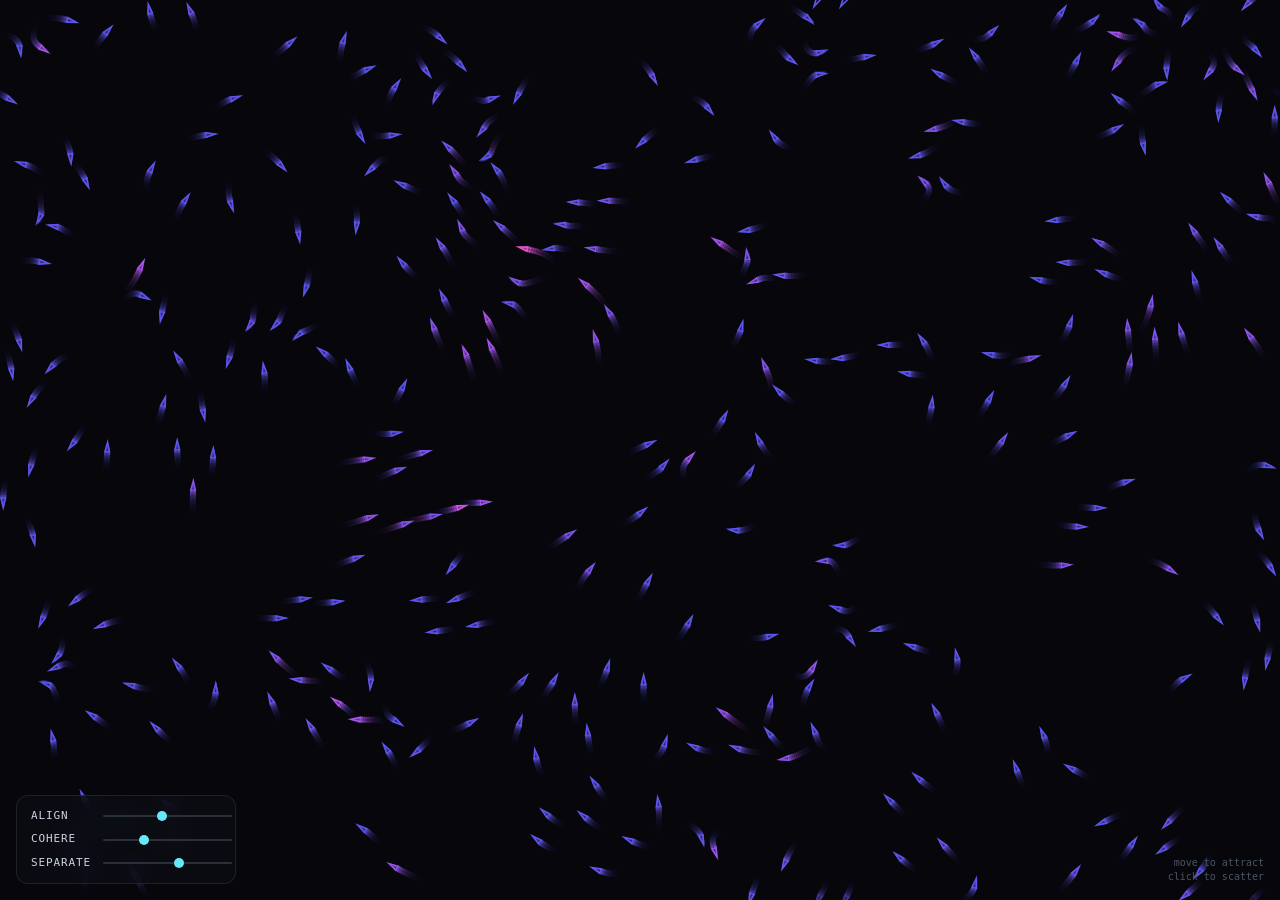
<file: demos/boids/index.html>
<!doctype html>
<html lang="en">
<head>
<meta charset="utf-8">
<meta name="viewport" content="width=device-width, initial-scale=1">
<title>Boids</title>
<style>
  :root { color-scheme: dark; }
  * { box-sizing: border-box; }
  html, body { margin: 0; height: 100%; overflow: hidden; background: #06080c; }
  canvas { display: block; position: fixed; inset: 0; }
  .hud {
    position: fixed; left: 16px; bottom: 16px; z-index: 2;
    display: grid; gap: 9px; width: 220px; padding: 13px 14px;
    background: rgba(11, 14, 19, .74); border: 1px solid rgba(255, 255, 255, .09);
    border-radius: 12px; backdrop-filter: blur(12px);
    font: 500 11px/1.3 ui-monospace, SFMono-Regular, Consolas, monospace;
    letter-spacing: .08em; color: #cbd4e0; text-transform: uppercase;
  }
  .row { display: grid; grid-template-columns: 62px 1fr; align-items: center; gap: 8px; }
  input[type=range] { -webkit-appearance: none; appearance: none; height: 2px; background: #29303a; border-radius: 2px; outline: none; }
  input[type=range]::-webkit-slider-thumb { -webkit-appearance: none; width: 10px; height: 10px; border-radius: 50%; background: #67e8f9; border: 0; cursor: pointer; }
  input[type=range]::-moz-range-thumb { width: 10px; height: 10px; border-radius: 50%; background: #67e8f9; border: 0; }
  .hint { position: fixed; right: 16px; bottom: 16px; font: 500 10px/1.4 ui-monospace, monospace; color: #4b5563; text-align: right; }
</style>
</head>
<body>
<canvas id="c"></canvas>
<div class="hud">
  <div class="row"><span>Align</span><input id="align" type="range" min="0" max="200" value="90"></div>
  <div class="row"><span>Cohere</span><input id="cohere" type="range" min="0" max="200" value="60"></div>
  <div class="row"><span>Separate</span><input id="separate" type="range" min="0" max="200" value="120"></div>
</div>
<div class="hint">move to attract<br>click to scatter</div>
<script>
const canvas = document.getElementById('c');
const ctx = canvas.getContext('2d', { alpha: false });
const COUNT = 300;
const PERCEPTION = 80;
const PERCEPTION2 = PERCEPTION * PERCEPTION;
const SEPARATION = 26;
const SEPARATION2 = SEPARATION * SEPARATION;
const MAX_SPEED = 2.9;
const MIN_SPEED = 1.3;

let W = 0, H = 0, DPR = 1;
let boids = [];
const weights = { align: 0.9, cohere: 0.6, separate: 1.2 };

const pointer = { x: 0, y: 0, active: false, push: 0 };

function newBoid() {
  const angle = Math.random() * Math.PI * 2;
  const speed = MIN_SPEED + Math.random() * (MAX_SPEED - MIN_SPEED);
  return {
    x: Math.random() * W,
    y: Math.random() * H,
    vx: Math.cos(angle) * speed,
    vy: Math.sin(angle) * speed,
  };
}

function resize() {
  DPR = Math.min(window.devicePixelRatio || 1, 2);
  W = window.innerWidth;
  H = window.innerHeight;
  canvas.width = Math.round(W * DPR);
  canvas.height = Math.round(H * DPR);
  canvas.style.width = W + 'px';
  canvas.style.height = H + 'px';
  ctx.setTransform(DPR, 0, 0, DPR, 0, 0);
  ctx.fillStyle = '#06080c';
  ctx.fillRect(0, 0, W, H);
  if (!boids.length) boids = Array.from({ length: COUNT }, newBoid);
}

function step() {
  for (const b of boids) {
    let alignX = 0, alignY = 0, cohX = 0, cohY = 0, sepX = 0, sepY = 0, n = 0;

    for (const o of boids) {
      if (o === b) continue;
      const dx = o.x - b.x;
      const dy = o.y - b.y;
      const d2 = dx * dx + dy * dy;
      if (d2 > PERCEPTION2 || d2 === 0) continue;

      n++;
      alignX += o.vx; alignY += o.vy;
      cohX += dx; cohY += dy;

      if (d2 < SEPARATION2) {
        const inv = 1 / Math.sqrt(d2);
        sepX -= dx * inv; sepY -= dy * inv;
      }
    }

    let ax = 0, ay = 0;
    if (n > 0) {
      ax += (alignX / n - b.vx) * weights.align * 0.05;
      ay += (alignY / n - b.vy) * weights.align * 0.05;
      ax += (cohX / n) * weights.cohere * 0.0009;
      ay += (cohY / n) * weights.cohere * 0.0009;
      ax += sepX * weights.separate * 0.14;
      ay += sepY * weights.separate * 0.14;
    }

    if (pointer.active) {
      const dx = pointer.x - b.x;
      const dy = pointer.y - b.y;
      const d = Math.hypot(dx, dy) || 1;
      const pull = pointer.push > 0 ? -pointer.push * 0.9 : 0.9;
      if (d < 260) {
        ax += (dx / d) * pull;
        ay += (dy / d) * pull;
      }
    }

    b.vx += ax;
    b.vy += ay;

    const speed = Math.hypot(b.vx, b.vy);
    if (speed > MAX_SPEED) {
      b.vx = (b.vx / speed) * MAX_SPEED;
      b.vy = (b.vy / speed) * MAX_SPEED;
    } else if (speed < MIN_SPEED) {
      const k = speed || 1;
      b.vx = (b.vx / k) * MIN_SPEED;
      b.vy = (b.vy / k) * MIN_SPEED;
    }

    b.x += b.vx;
    b.y += b.vy;

    if (b.x < 0) b.x += W; else if (b.x > W) b.x -= W;
    if (b.y < 0) b.y += H; else if (b.y > H) b.y -= H;
  }

  if (pointer.push > 0) pointer.push *= 0.92;
}

function draw() {
  ctx.fillStyle = 'rgba(6, 8, 12, 0.22)';
  ctx.fillRect(0, 0, W, H);
  ctx.lineCap = 'round';

  for (const b of boids) {
    const angle = Math.atan2(b.vy, b.vx);
    const speed = Math.hypot(b.vx, b.vy);
    const hue = 186 + (speed / MAX_SPEED) * 130;
    ctx.strokeStyle = `hsla(${hue}, 92%, 66%, 0.85)`;
    ctx.lineWidth = 1.4;

    ctx.beginPath();
    ctx.moveTo(b.x + Math.cos(angle) * 6.5, b.y + Math.sin(angle) * 6.5);
    ctx.lineTo(b.x + Math.cos(angle + 2.5) * 4, b.y + Math.sin(angle + 2.5) * 4);
    ctx.lineTo(b.x + Math.cos(angle - 2.5) * 4, b.y + Math.sin(angle - 2.5) * 4);
    ctx.closePath();
    ctx.stroke();
  }
}

function frame() {
  step();
  draw();
  requestAnimationFrame(frame);
}

for (const [id, key, scale] of [['align', 'align', 100], ['cohere', 'cohere', 100], ['separate', 'separate', 100]]) {
  document.getElementById(id).addEventListener('input', (e) => {
    weights[key] = Number(e.target.value) / scale;
  });
}

window.addEventListener('pointermove', (e) => {
  pointer.x = e.clientX; pointer.y = e.clientY; pointer.active = true;
});
window.addEventListener('pointerdown', (e) => {
  pointer.x = e.clientX; pointer.y = e.clientY;
  pointer.push = 6;
  for (const b of boids) {
    const dx = b.x - pointer.x, dy = b.y - pointer.y;
    const d = Math.hypot(dx, dy) || 1;
    if (d < 200) {
      const f = (1 - d / 200) * 6;
      b.vx += (dx / d) * f;
      b.vy += (dy / d) * f;
    }
  }
});
window.addEventListener('pointerleave', () => { pointer.active = false; });
window.addEventListener('resize', resize);

resize();
requestAnimationFrame(frame);
</script>
</body>
</html>
</file>
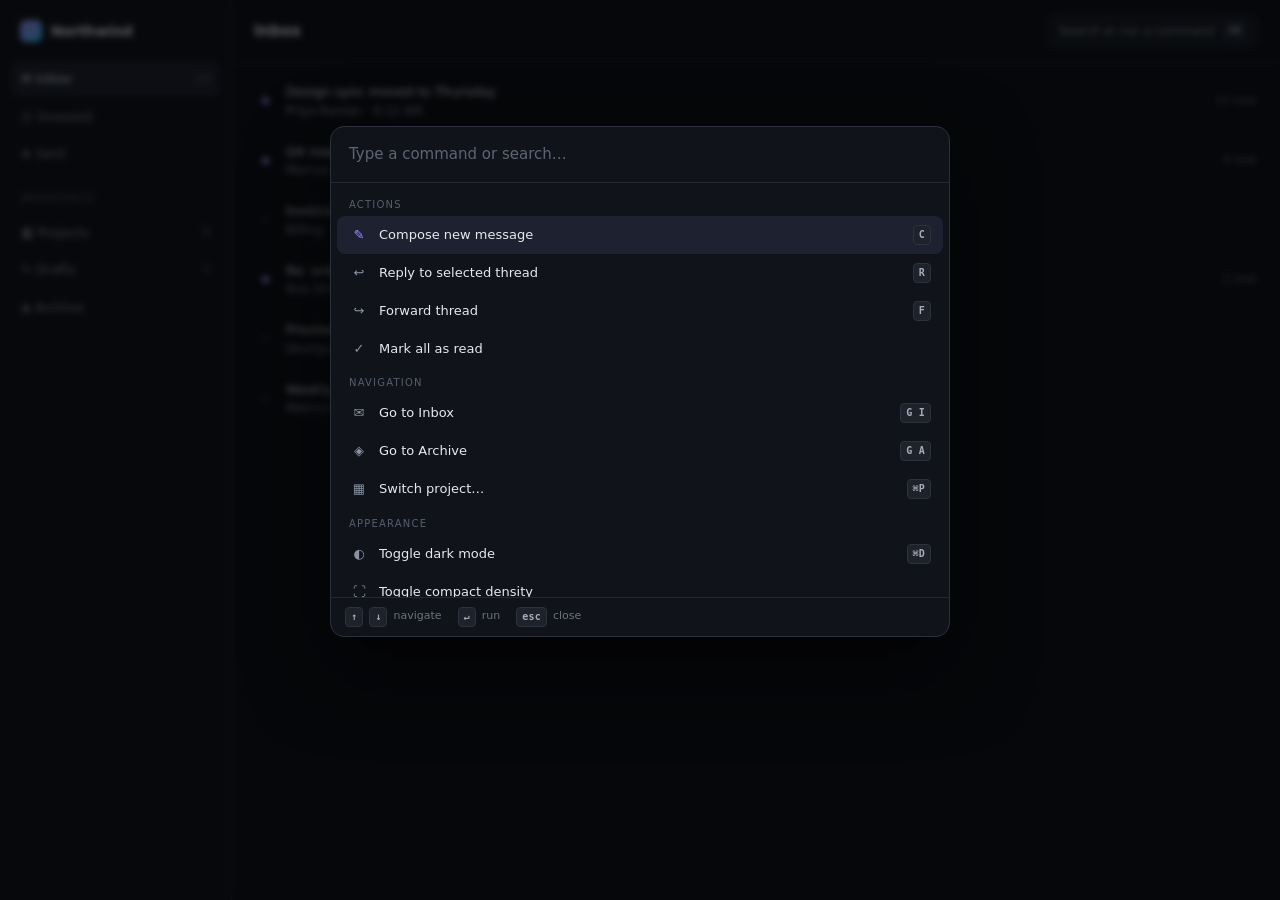
<file: demos/command-palette/index.html>
<!doctype html>
<html lang="en">
<head>
<meta charset="utf-8">
<meta name="viewport" content="width=device-width, initial-scale=1">
<title>Command Palette</title>
<style>
  :root {
    color-scheme: dark;
    --bg: #0b0c10;
    --panel: #121419;
    --panel-2: #171a21;
    --line: #242832;
    --text: #e7e9ee;
    --muted: #8a92a1;
    --accent: #a78bfa;
    --bg-hover: #e7e9ee;
  }
  * { box-sizing: border-box; }
  body {
    margin: 0; height: 100vh; overflow: hidden; background: var(--bg); color: var(--text);
    font: 14px/1.5 ui-sans-serif, system-ui, -apple-system, "Segoe UI", sans-serif;
  }
  .app { display: grid; grid-template-columns: 232px 1fr; height: 100%; }
  aside { border-right: 1px solid var(--line); padding: 14px 12px; display: flex; flex-direction: column; gap: 4px; background: #0d0f13; }
  .brand { display: flex; align-items: center; gap: 9px; padding: 6px 8px 16px; font-weight: 650; letter-spacing: -.01em; }
  .brand .mark { width: 22px; height: 22px; border-radius: 6px; background: linear-gradient(135deg, #a78bfa, #38bdf8); }
  .nav-item { display: flex; align-items: center; gap: 9px; padding: 7px 9px; border-radius: 7px; color: var(--muted); font-size: 13px; cursor: pointer; }
  .nav-item:hover { background: #171a21; color: var(--text); }
  .nav-item.active { background: #1c1f28; color: var(--text); }
  .nav-item .count { margin-left: auto; font-size: 11px; color: #5d6575; }
  .nav-label { margin: 16px 9px 6px; font-size: 10px; letter-spacing: .12em; text-transform: uppercase; color: #565e6d; }
  main { display: flex; flex-direction: column; min-width: 0; }
  header.top { display: flex; align-items: center; gap: 12px; padding: 14px 22px; border-bottom: 1px solid var(--line); }
  header.top h1 { margin: 0; font-size: 15px; font-weight: 600; }
  .ghost {
    margin-left: auto; display: flex; align-items: center; gap: 8px; cursor: pointer;
    padding: 6px 10px; font: inherit; font-size: 12px; color: var(--muted);
    background: #13161c; border: 1px solid var(--line); border-radius: 8px;
  }
  .ghost:hover { color: var(--text); border-color: #39404e; }
  kbd {
    font: 600 10px/1 ui-monospace, monospace; letter-spacing: .02em;
    padding: 4px 5px; border-radius: 4px; background: #1e222b; border: 1px solid #2c313c; color: #a6adba;
  }
  .rows { padding: 8px 12px 20px; overflow: auto; }
  .row { display: grid; grid-template-columns: 18px 1fr auto; gap: 12px; align-items: center; padding: 11px 12px; border-radius: 9px; }
  .row:hover { background: #12151b; }
  .dot { width: 7px; height: 7px; border-radius: 50%; background: #a78bfa; justify-self: center; }
  .row .title { font-size: 13px; }
  .row .sub { font-size: 12px; color: var(--muted); }
  .row time { font-size: 11px; color: #636b7a; }
  .empty { display: grid; place-items: center; gap: 10px; padding: 90px 20px; color: var(--muted); text-align: center; }
  .empty strong { color: #c3c9d4; font-weight: 600; }

  .scrim { position: fixed; inset: 0; background: rgba(4, 5, 8, .62); backdrop-filter: blur(3px); display: grid; align-items: start; justify-items: center; padding-top: 14vh; z-index: 10; }
  .scrim[hidden] { display: none; }
  .palette { width: min(620px, calc(100vw - 32px)); background: #101319; border: 1px solid #2b303c; border-radius: 14px; box-shadow: 0 30px 80px rgba(0, 0, 0, .6); overflow: hidden; }
  .palette input {
    width: 100%; padding: 16px 18px; font: inherit; font-size: 15px; color: var(--text);
    background: transparent; border: 0; border-bottom: 1px solid #232833; outline: none;
  }
  .palette input::placeholder { color: #5d6575; }
  .items { max-height: 46vh; overflow: auto; padding: 6px; }
  .group { padding: 8px 12px 4px; font-size: 10px; letter-spacing: .12em; text-transform: uppercase; color: #565e6d; }
  .item { display: flex; align-items: center; gap: 10px; padding: 9px 12px; border-radius: 8px; cursor: pointer; font-size: 13px; }
  .item .icon { width: 20px; text-align: center; color: #8b93a3; }
  .item[aria-selected="true"] { background: #1d2130; }
  .item[aria-selected="true"] .icon { color: var(--accent); }
  .item mark { background: none; color: var(--accent); font-weight: 600; }
  .item .sc { margin-left: auto; }
  .nores { padding: 26px 14px; text-align: center; color: var(--muted); font-size: 13px; }
  .palette footer { display: flex; gap: 16px; padding: 9px 14px; border-top: 1px solid #232833; font-size: 11px; color: #6b7382; }
  .palette footer span { display: flex; align-items: center; gap: 6px; }
  #toast {
    position: fixed; left: 50%; bottom: 26px; transform: translate(-50%, 20px);
    padding: 9px 16px; border-radius: 9px; background: #1b1f28; border: 1px solid #333a48;
    font-size: 12px; opacity: 0; pointer-events: none; transition: .22s ease;
  }
  #toast.show { opacity: 1; transform: translate(-50%, 0); }
  @media (max-width: 640px) { .app { grid-template-columns: 1fr; } aside { display: none; } }
</style>
</head>
<body>
<div class="app">
  <aside>
    <div class="brand"><span class="mark"></span>Northwind</div>
    <div class="nav-item active">✉ Inbox <span class="count">14</span></div>
    <div class="nav-item">◷ Snoozed</div>
    <div class="nav-item">➤ Sent</div>
    <div class="nav-label">Workspace</div>
    <div class="nav-item">▦ Projects <span class="count">6</span></div>
    <div class="nav-item">✎ Drafts <span class="count">3</span></div>
    <div class="nav-item">◈ Archive</div>
  </aside>
  <main>
    <header class="top">
      <h1>Inbox</h1>
      <button class="ghost" id="open">Search or run a command <kbd>⌘K</kbd></button>
    </header>
    <div class="rows" id="rows"></div>
  </main>
</div>

<div class="scrim" id="scrim" hidden>
  <div class="palette" role="dialog" aria-modal="true" aria-label="Command palette">
    <input id="q" type="text" placeholder="Type a command or search…" autocomplete="off" spellcheck="false">
    <div class="items" id="items" role="listbox"></div>
    <footer>
      <span><kbd>↑</kbd><kbd>↓</kbd> navigate</span>
      <span><kbd>↵</kbd> run</span>
      <span><kbd>esc</kbd> close</span>
    </footer>
  </div>
</div>
<div id="toast"></div>

<script>
const COMMANDS = [
  { group: 'Actions', icon: '✎', label: 'Compose new message', hint: 'C', run: 'Composer opened' },
  { group: 'Actions', icon: '↩', label: 'Reply to selected thread', hint: 'R', run: 'Reply drafted' },
  { group: 'Actions', icon: '↪', label: 'Forward thread', hint: 'F', run: 'Forward started' },
  { group: 'Actions', icon: '✓', label: 'Mark all as read', run: 'Inbox marked read' },
  { group: 'Navigation', icon: '✉', label: 'Go to Inbox', hint: 'G I', run: 'Jumped to Inbox' },
  { group: 'Navigation', icon: '◈', label: 'Go to Archive', hint: 'G A', run: 'Jumped to Archive' },
  { group: 'Navigation', icon: '▦', label: 'Switch project…', hint: '⌘P', run: 'Project switcher opened' },
  { group: 'Appearance', icon: '◐', label: 'Toggle dark mode', hint: '⌘D', run: 'Theme toggled' },
  { group: 'Appearance', icon: '⛶', label: 'Toggle compact density', run: 'Density toggled' },
  { group: 'Appearance', icon: '⌗', label: 'Change keyboard shortcuts', run: 'Shortcuts panel opened' },
  { group: 'Settings', icon: '⚙', label: 'Open preferences', hint: '⌘,', run: 'Preferences opened' },
  { group: 'Settings', icon: '◉', label: 'Manage notification rules', run: 'Notification rules opened' },
  { group: 'Settings', icon: '⇪', label: 'Export workspace data', run: 'Export queued' },
];

const THREADS = [
  ['Design sync moved to Thursday', 'Priya Raman · 9:12 AM', '12'],
  ['Q4 roadmap review notes', 'Marcus Lee · 8:40 AM', '4'],
  ['Invoice #2291 paid', 'Billing · Yesterday', ''],
  ['Re: onboarding copy', 'Ana Silva · Yesterday', '2'],
  ['Preview environment is live', 'DevOps · Mon', ''],
  ['Weekly metrics digest', 'Metrics bot · Mon', ''],
];

const scrim = document.getElementById('scrim');
const input = document.getElementById('q');
const itemsEl = document.getElementById('items');
const toast = document.getElementById('toast');
let visible = [];
let active = 0;

document.getElementById('rows').innerHTML = THREADS.map(([title, sub, unread]) => `
  <div class="row">
    <span class="dot" style="opacity:${unread ? 1 : 0.15}"></span>
    <div><div class="title">${title}</div><div class="sub">${sub}</div></div>
    <time>${unread ? unread + ' new' : ''}</time>
  </div>`).join('');

function fuzzy(query, text) {
  const q = query.toLowerCase();
  const t = text.toLowerCase();
  if (!q) return { score: 0, hits: [] };
  let qi = 0, score = 0, streak = 0;
  const hits = [];
  for (let i = 0; i < t.length && qi < q.length; i++) {
    if (t[i] === q[qi]) {
      hits.push(i);
      score += 1 + streak * 2 + (i === 0 ? 4 : 0);
      streak++;
      qi++;
    } else {
      streak = 0;
    }
  }
  if (qi < q.length) return null;
  return { score: score - t.length * 0.02, hits };
}

function mark(text, hits) {
  const set = new Set(hits);
  let out = '';
  const one = (ch) => (ch === '&' ? '&amp;' : ch === '<' ? '&lt;' : ch === '>' ? '&gt;' : ch);
  for (let i = 0; i < text.length; i++) {
    out += set.has(i) ? `<mark>${one(text[i])}</mark>` : one(text[i]);
  }
  return out;
}

function render() {
  const query = input.value.trim();
  const ranked = [];
  for (const cmd of COMMANDS) {
    const m = fuzzy(query, cmd.label);
    if (m) ranked.push({ cmd, m });
  }
  ranked.sort((a, b) => b.m.score - a.m.score);

  if (!ranked.length) {
    itemsEl.innerHTML = `<div class="nores">No matching command for “${query.replace(/</g, '&lt;')}”</div>`;
    visible = [];
    return;
  }

  active = Math.min(active, ranked.length - 1);
  visible = ranked;
  let html = '';
  let lastGroup = '';
  ranked.forEach((entry, i) => {
    if (entry.cmd.group !== lastGroup) {
      html += `<div class="group">${entry.cmd.group}</div>`;
      lastGroup = entry.cmd.group;
    }
    html += `<div class="item" role="option" aria-selected="${i === active}" data-i="${i}">
      <span class="icon">${entry.cmd.icon}</span>
      <span>${mark(entry.cmd.label, entry.m.hits)}</span>
      ${entry.cmd.hint ? `<kbd class="sc">${entry.cmd.hint}</kbd>` : ''}
    </div>`;
  });
  itemsEl.innerHTML = html;
  itemsEl.querySelector('[aria-selected="true"]')?.scrollIntoView({ block: 'nearest' });
}

function showToast(message) {
  toast.textContent = message;
  toast.classList.add('show');
  clearTimeout(showToast.timer);
  showToast.timer = setTimeout(() => toast.classList.remove('show'), 1600);
}

function open() {
  scrim.hidden = false;
  input.value = '';
  active = 0;
  render();
  input.focus();
}

function close() {
  scrim.hidden = true;
}

function choose(index) {
  const entry = visible[index];
  if (!entry) return;
  close();
  showToast(entry.cmd.run);
}

input.addEventListener('input', () => { active = 0; render(); });
input.addEventListener('keydown', (e) => {
  if (e.key === 'ArrowDown') {
    e.preventDefault();
    active = Math.min(active + 1, visible.length - 1);
    render();
  } else if (e.key === 'ArrowUp') {
    e.preventDefault();
    active = Math.max(active - 1, 0);
    render();
  } else if (e.key === 'Enter') {
    e.preventDefault();
    choose(active);
  } else if (e.key === 'Escape') {
    close();
  }
});

itemsEl.addEventListener('click', (e) => {
  const el = e.target.closest('.item');
  if (el) choose(Number(el.dataset.i));
});
itemsEl.addEventListener('pointermove', (e) => {
  const el = e.target.closest('.item');
  if (!el) return;
  const i = Number(el.dataset.i);
  if (i !== active) { active = i; render(); }
});

scrim.addEventListener('pointerdown', (e) => { if (e.target === scrim) close(); });
document.getElementById('open').addEventListener('click', open);
window.addEventListener('keydown', (e) => {
  if ((e.metaKey || e.ctrlKey) && e.key.toLowerCase() === 'k') {
    e.preventDefault();
    scrim.hidden ? open() : close();
  }
  if (e.key === 'Escape' && !scrim.hidden) close();
});

requestAnimationFrame(open);
</script>
</body>
</html>
</file>
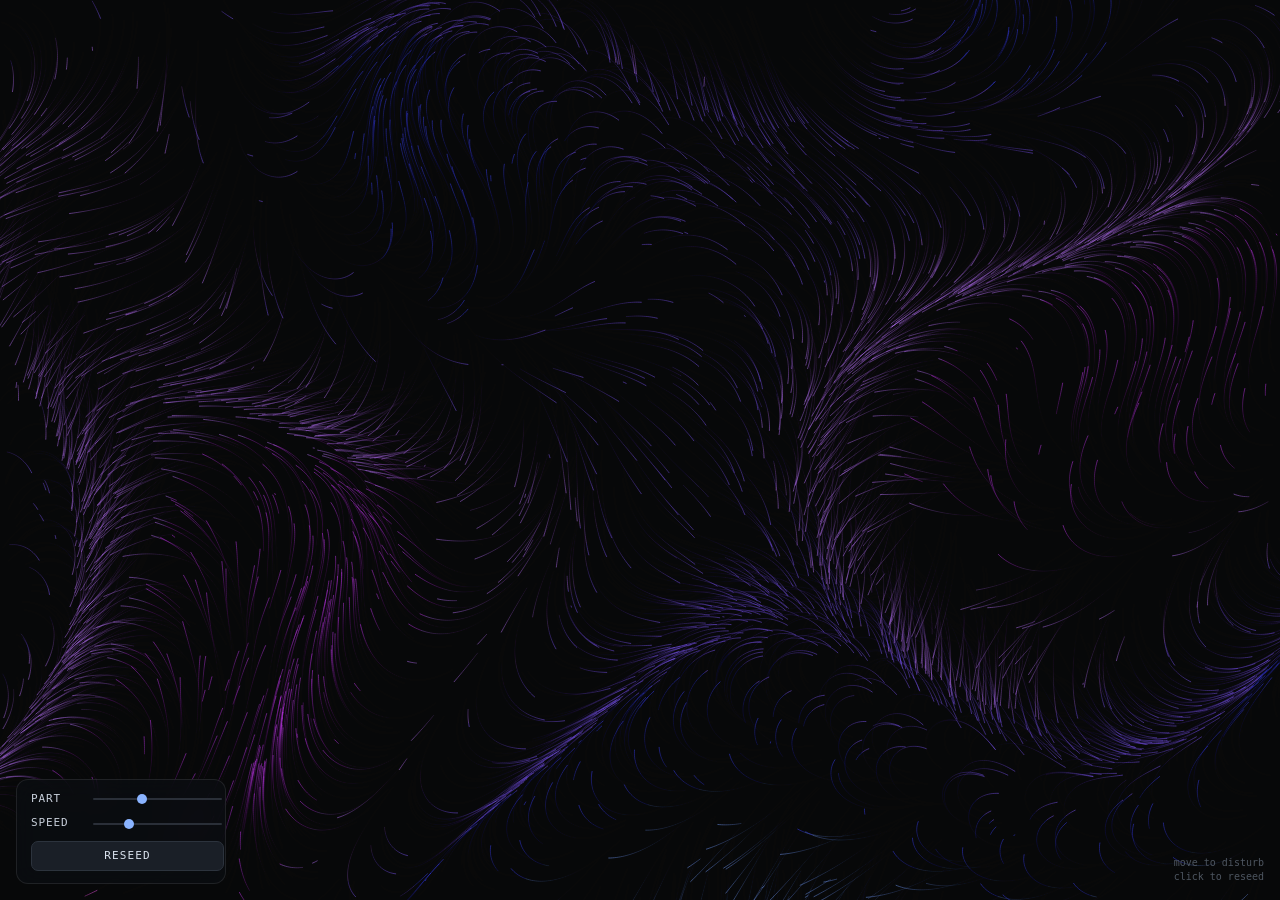
<file: demos/flow-field/index.html>
<!doctype html>
<html lang="en">
<head>
<meta charset="utf-8">
<meta name="viewport" content="width=device-width, initial-scale=1">
<title>Flow Field</title>
<style>
  :root { color-scheme: dark; }
  * { box-sizing: border-box; }
  html, body { margin: 0; height: 100%; overflow: hidden; background: #07080b; }
  canvas { display: block; position: fixed; inset: 0; }
  .hud {
    position: fixed; left: 16px; bottom: 16px; z-index: 2;
    display: grid; gap: 10px; width: 210px; padding: 12px 14px;
    background: rgba(12, 14, 18, .72); border: 1px solid rgba(255, 255, 255, .09);
    border-radius: 12px; backdrop-filter: blur(12px);
    font: 500 11px/1.3 ui-monospace, SFMono-Regular, Consolas, monospace;
    letter-spacing: .08em; color: #c9d1dc; text-transform: uppercase;
  }
  .row { display: grid; grid-template-columns: 52px 1fr; align-items: center; gap: 8px; }
  input[type=range] { -webkit-appearance: none; appearance: none; height: 2px; background: #2a2f38; border-radius: 2px; outline: none; }
  input[type=range]::-webkit-slider-thumb { -webkit-appearance: none; width: 10px; height: 10px; border-radius: 50%; background: #8ab4ff; border: 0; cursor: pointer; }
  input[type=range]::-moz-range-thumb { width: 10px; height: 10px; border-radius: 50%; background: #8ab4ff; border: 0; }
  button {
    font: inherit; letter-spacing: .1em; text-transform: uppercase; cursor: pointer;
    padding: 7px 10px; color: #dbe4f0; background: #1a1f27;
    border: 1px solid #2c333d; border-radius: 7px;
  }
  button:hover { background: #232a34; border-color: #3b444f; }
  .hint { position: fixed; right: 16px; bottom: 16px; font: 500 10px/1.4 ui-monospace, monospace; color: #4d5560; text-align: right; }
</style>
</head>
<body>
<canvas id="c"></canvas>
<div class="hud">
  <div class="row"><span>Part</span><input id="density" type="range" min="600" max="6000" step="200" value="2600"></div>
  <div class="row"><span>Speed</span><input id="speed" type="range" min="30" max="300" step="10" value="100"></div>
  <button id="reseed">Reseed</button>
</div>
<div class="hint">move to disturb<br>click to reseed</div>
<script>
const canvas = document.getElementById('c');
const ctx = canvas.getContext('2d', { alpha: false });
const TAU = Math.PI * 2;
let W = 0, H = 0, DPR = 1;
let noise = () => 0;
let particles = [];
let density = 2600;
let speed = 1;
let time = 0;

function makeNoise(seed) {
  let s = seed >>> 0;
  const rnd = () => ((s = (s * 1664525 + 1013904223) >>> 0) / 4294967296);
  const p = new Uint8Array(256);
  for (let i = 0; i < 256; i++) p[i] = i;
  for (let i = 255; i > 0; i--) {
    const j = Math.floor(rnd() * (i + 1));
    const t = p[i]; p[i] = p[j]; p[j] = t;
  }
  const perm = new Uint8Array(512);
  for (let i = 0; i < 512; i++) perm[i] = p[i & 255];
  const fade = (t) => t * t * t * (t * (t * 6 - 15) + 10);
  const grad = (h, x, y) => ((h & 1) ? x : -x) + ((h & 2) ? y : -y);
  return (x, y) => {
    const xi = Math.floor(x), yi = Math.floor(y);
    const X = xi & 255, Y = yi & 255;
    const xf = x - xi, yf = y - yi;
    const u = fade(xf), v = fade(yf);
    const aa = perm[perm[X] + Y], ab = perm[perm[X] + Y + 1];
    const ba = perm[perm[X + 1] + Y], bb = perm[perm[X + 1] + Y + 1];
    const l1 = grad(aa, xf, yf) * (1 - u) + grad(ba, xf - 1, yf) * u;
    const l2 = grad(ab, xf, yf - 1) * (1 - u) + grad(bb, xf - 1, yf - 1) * u;
    return l1 * (1 - v) + l2 * v;
  };
}

const pointer = { x: -1e5, y: -1e5, active: false };

function spawn() {
  return {
    x: Math.random() * W,
    y: Math.random() * H,
    px: 0, py: 0,
    life: 40 + Math.random() * 220,
  };
}

function seedParticles() {
  particles = Array.from({ length: density }, () => {
    const p = spawn();
    p.px = p.x; p.py = p.y;
    return p;
  });
}

function resize() {
  DPR = Math.min(window.devicePixelRatio || 1, 2);
  W = window.innerWidth;
  H = window.innerHeight;
  canvas.width = Math.round(W * DPR);
  canvas.height = Math.round(H * DPR);
  canvas.style.width = W + 'px';
  canvas.style.height = H + 'px';
  ctx.setTransform(DPR, 0, 0, DPR, 0, 0);
  ctx.fillStyle = '#07080b';
  ctx.fillRect(0, 0, W, H);
  seedParticles();
}

const BUCKETS = 9;
const COLORS = Array.from({ length: BUCKETS }, (_, i) => `hsla(${190 + i * 16}, 85%, ${58 + (i % 3) * 6}%, 0.5)`);

function frame() {
  ctx.fillStyle = 'rgba(7, 8, 11, 0.055)';
  ctx.fillRect(0, 0, W, H);
  const fresh = Array.from({ length: BUCKETS }, () => new Path2D());

  const scale = 0.0016;
  const t = time * 0.00012;

  for (const p of particles) {
    const n = noise(p.x * scale + t, p.y * scale - t);
    const angle = n * TAU * 1.5 + time * 0.0004;
    const stepLen = 1.1 + speed * 0.9;
    let vx = Math.cos(angle) * stepLen;
    let vy = Math.sin(angle) * stepLen;

    if (pointer.active) {
      const dx = p.x - pointer.x, dy = p.y - pointer.y;
      const d2 = dx * dx + dy * dy;
      if (d2 < 26000 && d2 > 1) {
        const d = Math.sqrt(d2);
        const f = (1 - d2 / 26000) * 3.2;
        vx += (dx / d) * f * stepLen;
        vy += (dy / d) * f * stepLen;
      }
    }

    p.px = p.x; p.py = p.y;
    p.x += vx; p.y += vy;
    p.life -= 1;

    const bucket = Math.min(BUCKETS - 1, Math.max(0, Math.floor(((n + 1) / 2) * BUCKETS)));
    fresh[bucket].moveTo(p.px, p.py);
    fresh[bucket].lineTo(p.x, p.y);

    if (p.life <= 0 || p.x < -20 || p.x > W + 20 || p.y < -20 || p.y > H + 20) {
      const np = spawn();
      p.x = np.x; p.y = np.y; p.px = np.x; p.py = np.y; p.life = np.life;
    }
  }

  ctx.lineWidth = 1;
  for (let i = 0; i < BUCKETS; i++) {
    ctx.strokeStyle = COLORS[i];
    ctx.stroke(fresh[i]);
  }

  time += 16;
  requestAnimationFrame(frame);
}

document.getElementById('density').addEventListener('input', (e) => {
  const next = Number(e.target.value);
  if (next > particles.length) {
    for (let i = particles.length; i < next; i++) particles.push(spawn());
  } else {
    particles.length = next;
  }
  density = next;
});

document.getElementById('speed').addEventListener('input', (e) => {
  speed = Number(e.target.value) / 100;
});

document.getElementById('reseed').addEventListener('click', reseed);

function reseed() {
  noise = makeNoise((Math.random() * 1e9) | 0);
  ctx.fillStyle = '#07080b';
  ctx.fillRect(0, 0, W, H);
  seedParticles();
}

window.addEventListener('pointermove', (e) => {
  pointer.x = e.clientX; pointer.y = e.clientY; pointer.active = true;
});
window.addEventListener('pointerleave', () => { pointer.active = false; });
window.addEventListener('pointerdown', (e) => {
  pointer.x = e.clientX; pointer.y = e.clientY;
  reseed();
});
window.addEventListener('resize', resize);

noise = makeNoise(20261103);
resize();
requestAnimationFrame(frame);
</script>
</body>
</html>
</file>
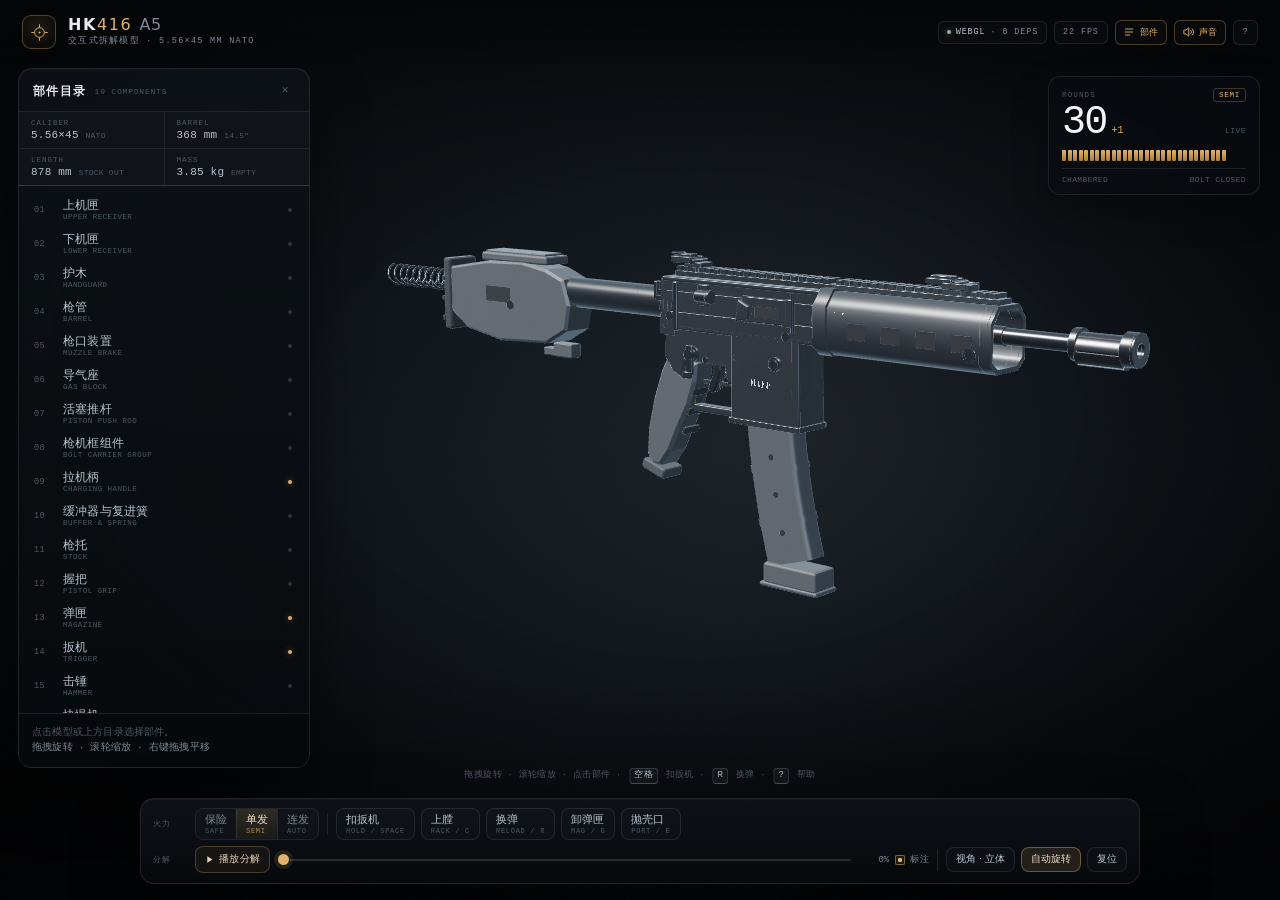
<file: demos/hk416/index.html>
<!doctype html>
<html lang="zh-CN">
<head>
<meta charset="utf-8">
<meta name="viewport" content="width=device-width, initial-scale=1, viewport-fit=cover">
<title>HK416 A5 · 交互式拆解模型</title>
<meta name="description" content="A procedurally built, dependency-free 3D HK416 A5: trigger, charging, magazine, ejection port, exploded view and reload cycle in raw WebGL.">
<style>
  :root {
    color-scheme: dark;
    --bg: #06080a;
    --ink: #e8edf2;
    --ink-2: #b9c4ce;
    --dim: #7d8994;
    --faint: #4d5862;
    --line: rgba(214, 226, 238, .105);
    --line-2: rgba(214, 226, 238, .19);
    --panel: rgba(11, 15, 19, .84);
    --panel-2: rgba(7, 10, 13, .92);
    --accent: #e2b26b;
    --accent-2: #8fb8cc;
    --warn: #dc7a5a;
    --ok: #93b894;
    --mono: ui-monospace, "SFMono-Regular", "Cascadia Mono", "Consolas", "Liberation Mono", monospace;
    --sans: "Inter", "Segoe UI Variable Text", "Segoe UI", system-ui, -apple-system, "PingFang SC", "Hiragino Sans GB", "Microsoft YaHei", sans-serif;
    --dock-h: 118px;
  }
  * { box-sizing: border-box; }
  html, body { margin: 0; height: 100%; overflow: hidden; background: var(--bg); }
  body {
    font-family: var(--sans);
    color: var(--ink);
    -webkit-font-smoothing: antialiased;
    text-rendering: optimizeLegibility;
    overscroll-behavior: none;
    opacity: 0;
    transition: opacity .7s ease;
  }
  body.ready { opacity: 1; }
  button { font: inherit; color: inherit; background: none; border: 0; padding: 0; cursor: pointer; }
  button:focus-visible, input:focus-visible, [tabindex]:focus-visible {
    outline: 1px solid var(--accent);
    outline-offset: 2px;
  }
  kbd {
    display: inline-block;
    min-width: 16px;
    padding: 1px 4px;
    border: 1px solid var(--line-2);
    border-bottom-color: rgba(255,255,255,.26);
    border-radius: 4px;
    background: rgba(255,255,255,.04);
    font: 9px/1.3 var(--mono);
    color: var(--ink-2);
    text-align: center;
  }
  #gl {
    position: fixed;
    inset: 0;
    width: 100%;
    height: 100%;
    display: block;
    touch-action: none;
    cursor: grab;
  }
  #gl.grabbing { cursor: grabbing; }
  #gl.pointing { cursor: pointer; }
  #vignette {
    position: fixed;
    inset: 0;
    z-index: 1;
    pointer-events: none;
    background:
      radial-gradient(ellipse 72% 64% at 54% 46%, transparent 42%, rgba(0,0,0,.30) 100%),
      linear-gradient(to bottom, rgba(4,6,8,.42), transparent 16%, transparent 76%, rgba(4,6,8,.60));
  }
  #grain {
    position: fixed;
    inset: 0;
    z-index: 1;
    pointer-events: none;
    opacity: .035;
    background-image: url("data:image/svg+xml,%3Csvg xmlns='http://www.w3.org/2000/svg' width='160' height='160'%3E%3Cfilter id='n'%3E%3CfeTurbulence type='fractalNoise' baseFrequency='.9' numOctaves='2' stitchTiles='stitch'/%3E%3C/filter%3E%3Crect width='160' height='160' filter='url(%23n)' opacity='.7'/%3E%3C/svg%3E");
    mix-blend-mode: overlay;
  }
  #ui { position: fixed; inset: 0; z-index: 3; pointer-events: none; }
  #ui button, #ui input, #ui a, #ui .interactive { pointer-events: auto; }

  /* ---------- top bar ---------- */
  .topbar {
    position: fixed;
    inset: 0 0 auto 0;
    height: 64px;
    display: flex;
    align-items: center;
    gap: 14px;
    padding: 0 22px;
    z-index: 8;
    pointer-events: none;
    background: linear-gradient(to bottom, rgba(4,6,8,.72), rgba(4,6,8,0));
  }
  .brand { display: flex; align-items: center; gap: 12px; min-width: 0; }
  .mark {
    width: 34px; height: 34px;
    flex: 0 0 auto;
    border: 1px solid rgba(226,178,107,.34);
    border-radius: 9px;
    display: grid;
    place-items: center;
    color: var(--accent);
    background:
      radial-gradient(circle at 50% 40%, rgba(226,178,107,.12), transparent 70%),
      rgba(255,255,255,.015);
    box-shadow: inset 0 0 18px rgba(226,178,107,.05);
  }
  .mark svg { width: 19px; height: 19px; display: block; }
  .brand-copy { display: flex; flex-direction: column; gap: 2px; min-width: 0; }
  .brand-copy h1 {
    margin: 0;
    font-size: 16px;
    font-weight: 600;
    letter-spacing: .10em;
    line-height: 1.1;
    white-space: nowrap;
  }
  .brand-copy h1 span { color: var(--accent); font-weight: 500; }
  .brand-copy h1 i { font-style: normal; color: var(--dim); font-weight: 400; letter-spacing: .04em; }
  .brand-copy p {
    margin: 0;
    font: 8.5px/1.4 var(--mono);
    letter-spacing: .15em;
    text-transform: uppercase;
    color: var(--dim);
    white-space: nowrap;
  }
  .topbar-spacer { flex: 1; }
  .topmeta { display: flex; align-items: center; gap: 7px; pointer-events: auto; }
  .badge {
    display: inline-flex;
    align-items: center;
    gap: 5px;
    height: 23px;
    padding: 0 8px;
    border: 1px solid var(--line);
    border-radius: 6px;
    font: 8.5px var(--mono);
    letter-spacing: .10em;
    color: var(--dim);
    white-space: nowrap;
    background: rgba(255,255,255,.018);
  }
  .badge b { color: var(--ink-2); font-weight: 400; }
  .badge .led {
    width: 4px; height: 4px; border-radius: 50%;
    background: var(--ok);
    box-shadow: 0 0 6px rgba(147,184,148,.7);
  }
  .icon-btn {
    height: 25px;
    min-width: 25px;
    padding: 0 7px;
    border: 1px solid var(--line);
    border-radius: 6px;
    display: inline-flex;
    align-items: center;
    justify-content: center;
    gap: 5px;
    font: 9px var(--mono);
    letter-spacing: .06em;
    color: var(--dim);
    background: rgba(255,255,255,.018);
    transition: color .15s, border-color .15s, background .15s;
  }
  .icon-btn:hover { color: var(--ink); border-color: var(--line-2); background: rgba(255,255,255,.04); }
  .icon-btn[aria-pressed="true"] { color: var(--accent); border-color: rgba(226,178,107,.30); }
  .icon-btn svg { width: 12px; height: 12px; display: block; }

  /* ---------- panels ---------- */
  .panel {
    position: fixed;
    left: 18px;
    top: 68px;
    bottom: calc(var(--dock-h) + 30px);
    width: 292px;
    display: flex;
    flex-direction: column;
    min-height: 210px;
    z-index: 7;
    border: 1px solid var(--line);
    border-radius: 14px;
    background: linear-gradient(180deg, rgba(14,18,23,.88), rgba(8,11,14,.86));
    box-shadow: 0 26px 60px rgba(0,0,0,.45), inset 0 1px 0 rgba(255,255,255,.035);
    backdrop-filter: blur(18px) saturate(120%);
    transition: transform .34s cubic-bezier(.4,0,.2,1), opacity .2s;
    pointer-events: auto;
    overflow: hidden;
  }
  .panel.closed {
    transform: translateX(calc(-100% - 24px));
    opacity: 0;
    pointer-events: none;
  }
  .panel-head {
    display: flex;
    align-items: center;
    gap: 8px;
    padding: 12px 14px 10px;
    border-bottom: 1px solid var(--line);
    flex: 0 0 auto;
  }
  .panel-head h2 {
    margin: 0;
    font-size: 11.5px;
    font-weight: 600;
    letter-spacing: .12em;
  }
  .panel-head em {
    font: 8px var(--mono);
    font-style: normal;
    letter-spacing: .1em;
    color: var(--faint);
    margin-right: auto;
  }
  .panel-head .close {
    color: var(--faint);
    width: 20px; height: 20px;
    display: grid; place-items: center;
    border-radius: 4px;
    font: 12px/1 var(--mono);
  }
  .panel-head .close:hover { color: var(--ink); background: rgba(255,255,255,.05); }
  .specs {
    display: grid;
    grid-template-columns: 1fr 1fr;
    gap: 1px;
    background: var(--line);
    border-bottom: 1px solid var(--line);
    flex: 0 0 auto;
  }
  .spec {
    background: rgba(10,13,17,.72);
    padding: 7px 12px;
    display: flex;
    flex-direction: column;
    gap: 2px;
  }
  .spec span { font: 7.5px var(--mono); letter-spacing: .13em; color: var(--faint); text-transform: uppercase; }
  .spec b { font: 11px var(--mono); font-weight: 400; color: var(--ink-2); letter-spacing: .02em; }
  .spec b u { text-decoration: none; color: var(--faint); font-size: 8px; }
  .part-list {
    flex: 1 1 auto;
    min-height: 0;
    overflow-y: auto;
    overscroll-behavior: contain;
    padding: 6px;
    display: flex;
    flex-direction: column;
    gap: 1px;
    scrollbar-width: thin;
    scrollbar-color: rgba(255,255,255,.14) transparent;
  }
  .part-list::-webkit-scrollbar { width: 5px; }
  .part-list::-webkit-scrollbar-thumb { background: rgba(255,255,255,.13); border-radius: 3px; }
  .part-row {
    display: grid;
    grid-template-columns: 21px minmax(0,1fr) 6px;
    align-items: center;
    gap: 8px;
    padding: 6px 8px;
    border: 1px solid transparent;
    border-radius: 7px;
    text-align: left;
    transition: background .12s, border-color .12s;
    min-height: 33px;
  }
  .part-row:hover { background: rgba(255,255,255,.035); }
  .part-row.hov { border-color: rgba(226,178,107,.22); background: rgba(226,178,107,.045); }
  .part-row.sel {
    background: linear-gradient(90deg, rgba(226,178,107,.14), rgba(226,178,107,.02));
    border-color: rgba(226,178,107,.30);
  }
  .part-row .num { font: 8.5px var(--mono); color: var(--faint); letter-spacing: .04em; }
  .part-row.sel .num, .part-row.hov .num { color: var(--accent); }
  .part-row .nm {
    display: flex;
    flex-direction: column;
    gap: 1px;
    min-width: 0;
    font-size: 11.5px;
    line-height: 1.15;
    color: var(--ink-2);
    letter-spacing: .02em;
  }
  .part-row.sel .nm { color: var(--ink); }
  .part-row .nm em {
    font: 7.5px var(--mono);
    font-style: normal;
    letter-spacing: .06em;
    text-transform: uppercase;
    color: var(--faint);
    white-space: nowrap;
    overflow: hidden;
    text-overflow: ellipsis;
  }
  .part-row .dot {
    width: 4px; height: 4px;
    border-radius: 50%;
    background: rgba(255,255,255,.15);
  }
  .part-row .dot.live { background: var(--accent); box-shadow: 0 0 7px rgba(226,178,107,.55); }
  .part-detail {
    flex: 0 0 auto;
    max-height: 54px;
    border-top: 1px solid var(--line);
    padding: 11px 13px 12px;
    background: rgba(6,9,12,.6);
    overflow: hidden;
    transition: max-height .3s cubic-bezier(.4,0,.2,1);
  }
  .panel.has-sel .part-detail { max-height: 206px; }
  .pd-empty {
    font: 9.5px/1.6 var(--mono);
    color: var(--faint);
    letter-spacing: .02em;
  }
  .pd-empty b { color: var(--dim); font-weight: 400; }
  .pd-body { display: none; }
  .panel.has-sel .pd-body { display: block; }
  .panel.has-sel .pd-empty { display: none; }
  .pd-top { display: flex; align-items: flex-start; gap: 8px; }
  .pd-top h3 { margin: 0; font-size: 13px; font-weight: 600; letter-spacing: .04em; }
  .pd-top h3 span { color: var(--accent); font: 9px var(--mono); font-weight: 400; margin-right: 5px; letter-spacing: .04em; }
  .pd-top p { margin: 1px 0 0; font: 7.5px var(--mono); letter-spacing: .08em; text-transform: uppercase; color: var(--faint); }
  .pd-close { margin-left: auto; color: var(--faint); font: 13px/1 var(--mono); padding: 2px 3px; border-radius: 3px; }
  .pd-close:hover { color: var(--ink); background: rgba(255,255,255,.05); }
  .pd-desc {
    margin: 8px 0 0;
    font-size: 10.5px;
    line-height: 1.6;
    color: #a8b3bd;
    letter-spacing: .01em;
  }
  .pd-meta {
    margin: 7px 0 0;
    font: 8px/1.5 var(--mono);
    color: var(--faint);
    letter-spacing: .04em;
  }
  .pd-hints { display: flex; flex-wrap: wrap; gap: 4px; margin-top: 8px; }
  .pd-hints span {
    padding: 2px 6px;
    border: 1px solid rgba(226,178,107,.24);
    border-radius: 3px;
    font: 8px var(--mono);
    color: #d8bd93;
    letter-spacing: .04em;
  }

  /* ---------- HUD ---------- */
  .hud {
    position: fixed;
    top: 76px;
    right: 20px;
    width: 212px;
    z-index: 7;
    padding: 11px 13px 10px;
    border: 1px solid var(--line);
    border-radius: 12px;
    background: rgba(9,13,17,.72);
    backdrop-filter: blur(14px) saturate(115%);
    box-shadow: 0 14px 36px rgba(0,0,0,.30);
    pointer-events: auto;
  }
  .hud-top { display: flex; align-items: baseline; justify-content: space-between; gap: 6px; }
  .hud-top span { font: 7.5px var(--mono); letter-spacing: .15em; color: var(--faint); }
  .hud-mode {
    padding: 2px 5px;
    border: 1px solid rgba(226,178,107,.26);
    border-radius: 3px;
    color: var(--accent) !important;
    letter-spacing: .1em !important;
    font-size: 7.5px !important;
  }
  .hud-mode.safe { color: var(--ok) !important; border-color: rgba(147,184,148,.28); }
  .hud-ammo { display: flex; align-items: baseline; gap: 5px; margin: 1px 0 0; }
  .hud-ammo strong {
    font: 400 40px/1 var(--mono);
    letter-spacing: -.045em;
    color: #f2f5f8;
    font-variant-numeric: tabular-nums;
  }
  .hud-ammo .plus { font: 10px var(--mono); color: var(--accent); letter-spacing: .02em; min-width: 17px; }
  .hud-ammo em { margin-left: auto; font: 8px var(--mono); font-style: normal; color: var(--faint); letter-spacing: .06em; }
  .hud-ticks { display: flex; align-items: flex-end; gap: 1.5px; height: 11px; margin: 7px 0 7px; }
  .hud-ticks i {
    flex: 1 1 0;
    height: 5px;
    max-width: 4px;
    border-radius: 1px;
    background: rgba(255,255,255,.085);
    transition: height .1s, background .1s;
  }
  .hud-ticks i.on { height: 11px; background: linear-gradient(to top, #a97d42, var(--accent)); }
  .hud-state {
    display: flex;
    align-items: center;
    justify-content: space-between;
    gap: 6px;
    border-top: 1px solid var(--line);
    padding-top: 6px;
    font: 8px var(--mono);
    letter-spacing: .04em;
    color: var(--faint);
  }
  .hud-state b { color: var(--dim); font-weight: 400; display: inline-flex; align-items: center; gap: 4px; }
  .hud-state b::before { content: ""; width: 3px; height: 3px; border-radius: 50%; background: currentColor; }
  .hud-state b.ok { color: var(--ok); }
  .hud-state b.warn { color: var(--warn); }

  /* ---------- dock ---------- */
  .dock {
    position: fixed;
    left: 50%;
    bottom: 16px;
    transform: translateX(-50%);
    width: min(1000px, calc(100vw - 32px));
    z-index: 8;
    padding: 9px 12px 10px;
    display: grid;
    gap: 6px;
    border: 1px solid var(--line);
    border-radius: 14px;
    background: linear-gradient(180deg, rgba(15,19,24,.91), rgba(7,10,13,.94));
    box-shadow: 0 26px 60px rgba(0,0,0,.55), inset 0 1px 0 rgba(255,255,255,.04);
    backdrop-filter: blur(20px) saturate(125%);
    pointer-events: auto;
  }
  .dock-row { display: flex; align-items: center; gap: 6px; flex-wrap: wrap; }
  .dock-label {
    flex: 0 0 auto;
    min-width: 36px;
    font: 7.5px var(--mono);
    letter-spacing: .13em;
    color: var(--faint);
    text-transform: uppercase;
  }
  .divider { width: 1px; height: 22px; background: var(--line); margin: 0 2px; flex: 0 0 auto; }
  .seg {
    display: flex;
    border: 1px solid var(--line);
    border-radius: 8px;
    overflow: hidden;
    flex: 0 0 auto;
  }
  .seg button {
    display: flex;
    flex-direction: column;
    align-items: flex-start;
    gap: 1px;
    padding: 5px 9px 4px;
    font-size: 10.5px;
    line-height: 1.1;
    color: var(--dim);
    background: rgba(255,255,255,.015);
    transition: background .14s, color .14s;
  }
  .seg button + button { border-left: 1px solid var(--line); }
  .seg button em { font: 7px var(--mono); font-style: normal; letter-spacing: .1em; color: var(--faint); }
  .seg button:hover { color: var(--ink-2); background: rgba(255,255,255,.04); }
  .seg button.on {
    color: #f1dfc5;
    background: linear-gradient(180deg, rgba(226,178,107,.17), rgba(226,178,107,.07));
  }
  .seg button.on em { color: rgba(226,178,107,.72); }
  .act {
    display: inline-flex;
    flex-direction: column;
    align-items: flex-start;
    gap: 1px;
    padding: 5px 9px 4px;
    border: 1px solid var(--line);
    border-radius: 8px;
    background: rgba(255,255,255,.015);
    font-size: 10.5px;
    line-height: 1.1;
    color: var(--ink-2);
    white-space: nowrap;
    transition: background .14s, border-color .14s, color .14s, transform .06s;
    flex: 0 0 auto;
  }
  .act em { font: 7px var(--mono); font-style: normal; letter-spacing: .1em; color: var(--faint); }
  .act:hover { color: var(--ink); border-color: rgba(226,178,107,.32); background: rgba(226,178,107,.06); }
  .act:active { transform: translateY(1px); }
  .act.on { color: #f1dfc5; border-color: rgba(226,178,107,.4); background: rgba(226,178,107,.12); }
  .act:disabled { opacity: .35; cursor: not-allowed; }
  .act.small { flex-direction: row; align-items: center; gap: 5px; padding: 6px 9px; font-size: 9.5px; }
  .act.small em { display: none; }
  .play {
    display: inline-flex;
    align-items: center;
    gap: 5px;
    padding: 6px 9px;
    border: 1px solid rgba(226,178,107,.26);
    border-radius: 8px;
    color: #e9d3ae;
    font-size: 9.5px;
    letter-spacing: .03em;
    background: rgba(226,178,107,.055);
    white-space: nowrap;
    transition: background .14s;
  }
  .play:hover { background: rgba(226,178,107,.12); }
  .play svg { width: 9px; height: 9px; }
  input[type="range"] {
    -webkit-appearance: none;
    appearance: none;
    flex: 1 1 120px;
    min-width: 90px;
    height: 18px;
    margin: 0 2px;
    background: transparent;
    cursor: pointer;
  }
  input[type="range"]::-webkit-slider-runnable-track {
    height: 2px;
    border-radius: 2px;
    background: linear-gradient(to right, var(--accent) 0 var(--pct,0%), rgba(255,255,255,.13) var(--pct,0%));
  }
  input[type="range"]::-webkit-slider-thumb {
    -webkit-appearance: none;
    width: 11px; height: 11px;
    margin-top: -4.5px;
    border-radius: 50%;
    background: var(--accent);
    border: 0;
    box-shadow: 0 0 0 4px rgba(226,178,107,.12), 0 1px 4px rgba(0,0,0,.5);
  }
  input[type="range"]::-moz-range-track { height: 2px; background: rgba(255,255,255,.13); }
  input[type="range"]::-moz-range-progress { height: 2px; background: var(--accent); }
  input[type="range"]::-moz-range-thumb { width: 11px; height: 11px; border: 0; border-radius: 50%; background: var(--accent); }
  .readout { font: 9px var(--mono); color: var(--dim); min-width: 30px; text-align: right; font-variant-numeric: tabular-nums; }
  .check {
    display: inline-flex;
    align-items: center;
    gap: 5px;
    font: 9px var(--mono);
    color: var(--dim);
    letter-spacing: .04em;
    cursor: pointer;
    white-space: nowrap;
    padding: 2px 0;
  }
  .check input { position: absolute; opacity: 0; width: 0; height: 0; }
  .check .box {
    width: 10px; height: 10px;
    border: 1px solid var(--line-2);
    border-radius: 2px;
    display: grid;
    place-items: center;
    transition: background .15s, border-color .15s;
  }
  .check .box::after {
    content: "";
    width: 4px; height: 4px;
    border-radius: 1px;
    background: var(--accent);
    transform: scale(0);
    transition: transform .12s;
  }
  .check input:checked + .box { border-color: rgba(226,178,107,.5); background: rgba(226,178,107,.08); }
  .check input:checked + .box::after { transform: scale(1); }
  .check:hover { color: var(--ink-2); }

  .hintline {
    position: fixed;
    left: 50%;
    bottom: calc(var(--dock-h) + 14px);
    transform: translateX(-50%);
    z-index: 6;
    font: 8.5px var(--mono);
    letter-spacing: .05em;
    color: var(--faint);
    white-space: nowrap;
    pointer-events: none;
    text-align: center;
    transition: opacity .3s;
  }
  .hintline kbd { margin: 0 2px; }
  .toast {
    position: fixed;
    left: 50%;
    bottom: calc(var(--dock-h) + 42px);
    transform: translate(-50%, 6px);
    z-index: 9;
    padding: 6px 12px;
    border: 1px solid rgba(226,178,107,.26);
    border-radius: 999px;
    background: rgba(8,11,14,.92);
    color: #e9d5b6;
    font: 9px var(--mono);
    letter-spacing: .05em;
    white-space: nowrap;
    opacity: 0;
    pointer-events: none;
    transition: opacity .22s, transform .22s;
    box-shadow: 0 8px 26px rgba(0,0,0,.4);
  }
  .toast.show { opacity: 1; transform: translate(-50%, 0); }

  /* ---------- labels ---------- */
  .leader { position: fixed; inset: 0; z-index: 4; width: 100%; height: 100%; pointer-events: none; overflow: visible; }
  .labels { position: fixed; inset: 0; z-index: 5; pointer-events: none; }
  .label {
    position: absolute;
    display: inline-flex;
    align-items: baseline;
    gap: 5px;
    padding: 3px 6px 3px 7px;
    border: 1px solid rgba(226,178,107,.17);
    border-radius: 4px;
    background: rgba(7,10,13,.76);
    color: #c7d1db;
    font-size: 9.5px;
    line-height: 1.1;
    letter-spacing: .02em;
    white-space: nowrap;
    transform: translate(0, -50%);
    pointer-events: auto;
    cursor: pointer;
    backdrop-filter: blur(4px);
    transition: border-color .12s, color .12s, background .12s;
    will-change: transform, left, top;
  }
  .label b { font: 8px var(--mono); font-weight: 400; color: var(--accent); letter-spacing: .03em; }
  .label em { font: 7px var(--mono); font-style: normal; letter-spacing: .07em; color: var(--faint); text-transform: uppercase; }
  .label:hover, .label.hov { border-color: rgba(226,178,107,.5); color: #fff; background: rgba(14,18,22,.92); }
  .label.sel { border-color: rgba(226,178,107,.7); background: rgba(226,178,107,.10); color: #fff; }
  .labels.off { display: none; }

  .tooltip {
    position: fixed;
    z-index: 10;
    top: 0; left: 0;
    padding: 4px 8px;
    border: 1px solid var(--line-2);
    border-radius: 5px;
    background: rgba(6,9,12,.92);
    color: #dfe7ee;
    font: 9.5px var(--sans);
    white-space: nowrap;
    pointer-events: none;
    opacity: 0;
    transform: translate(14px, 16px);
    transition: opacity .1s;
    box-shadow: 0 6px 20px rgba(0,0,0,.45);
  }
  .tooltip b { font: 8px var(--mono); color: var(--accent); font-weight: 400; margin-right: 6px; }
  .tooltip.show { opacity: 1; }

  /* ---------- help ---------- */
  .backdrop {
    position: fixed;
    inset: 0;
    z-index: 20;
    display: grid;
    place-items: center;
    padding: 20px;
    background: rgba(2,4,6,.62);
    backdrop-filter: blur(5px);
    opacity: 0;
    pointer-events: none;
    transition: opacity .2s;
  }
  .backdrop.on { opacity: 1; pointer-events: auto; }
  .sheet {
    width: min(560px, 100%);
    max-height: min(640px, 86vh);
    overflow: auto;
    border: 1px solid var(--line-2);
    border-radius: 16px;
    background: linear-gradient(180deg, rgba(15,19,24,.98), rgba(8,11,14,.99));
    box-shadow: 0 40px 100px rgba(0,0,0,.65);
    padding: 22px 24px;
    transform: translateY(6px);
    transition: transform .22s;
  }
  .backdrop.on .sheet { transform: none; }
  .sheet-head { display: flex; align-items: flex-start; gap: 12px; border-bottom: 1px solid var(--line); padding-bottom: 14px; }
  .sheet-head h2 { margin: 0; font-size: 15px; letter-spacing: .08em; font-weight: 600; }
  .sheet-head p { margin: 4px 0 0; font: 8px var(--mono); letter-spacing: .1em; color: var(--faint); text-transform: uppercase; }
  .sheet-head button { margin-left: auto; font: 13px var(--mono); color: var(--faint); padding: 2px 5px; }
  .sheet-head button:hover { color: var(--ink); }
  .sheet h3 { margin: 18px 0 8px; font: 8px var(--mono); letter-spacing: .16em; color: var(--faint); text-transform: uppercase; }
  .keys { display: grid; grid-template-columns: 1fr 1fr; gap: 4px 18px; }
  .keys div { display: flex; align-items: center; justify-content: space-between; gap: 10px; padding: 5px 0; border-bottom: 1px solid rgba(255,255,255,.045); }
  .keys span { font-size: 10.5px; color: var(--ink-2); }
  .keys kbd { white-space: nowrap; }
  .sheet-note { margin: 16px 0 0; font: 9px/1.65 var(--mono); color: var(--faint); letter-spacing: .02em; }
  .sheet-note b { color: var(--dim); font-weight: 400; }

  .fallback {
    position: fixed;
    inset: 0;
    z-index: 50;
    display: grid;
    place-items: center;
    background: #06080a;
    padding: 24px;
    text-align: center;
  }
  .fallback[hidden] { display: none; }
  .fallback div { max-width: 460px; }
  .fallback h2 { font-size: 16px; letter-spacing: .04em; margin: 0 0 8px; }
  .fallback p { font: 10px/1.7 var(--mono); color: var(--dim); }

  @media (max-width: 1180px) {
    .hud { width: 194px; }
  }
  @media (max-width: 900px) {
    .badge.hide-sm { display: none; }
    .labels { display: none; }
    .leader { display: none; }
    .dock .check { display: none; }
  }
  @media (max-width: 720px) {
    .topbar { height: 56px; padding: 0 12px; gap: 8px; }
    .mark { width: 30px; height: 30px; border-radius: 8px; }
    .brand-copy h1 { font-size: 14px; }
    .brand-copy p { font-size: 7.5px; letter-spacing: .1em; }
    .topmeta .badge { display: none; }
    .hud {
      top: 64px;
      right: 10px;
      width: 148px;
      padding: 9px 10px 8px;
    }
    .hud-ammo strong { font-size: 32px; }
    .hud-ticks { display: none; }
    .hud-ammo em { display: none; }
    .hud-state { font-size: 7.5px; }
    .panel { left: 10px; top: 64px; width: min(300px, calc(100vw - 20px)); bottom: calc(var(--dock-h) + 18px); z-index: 12; }
    .dock {
      bottom: 8px;
      width: calc(100vw - 16px);
      padding: 8px;
      gap: 5px;
      border-radius: 12px;
    }
    .dock-row { gap: 4px; }
    .dock-label { display: none; }
    .divider { height: 18px; margin: 0; }
    .act { padding: 5px 7px 4px; font-size: 9.5px; }
    .act em { display: none; }
    .seg button { padding: 5px 7px 4px; font-size: 9.5px; }
    .seg button em { display: none; }
    .play { padding: 6px 8px; font-size: 9px; }
    .check { font-size: 8.5px; }
    .hintline { display: none; }
    .toast { bottom: calc(var(--dock-h) + 16px); font-size: 8.5px; max-width: calc(100vw - 24px); white-space: normal; text-align: center; border-radius: 10px; }
    .keys { grid-template-columns: 1fr; }
  }
  @media (max-width: 430px) {
    .brand-copy p { display: none; }
    .icon-btn { height: 23px; padding: 0 6px; }
    .act { padding: 5px 6px 4px; }
    .hud { width: 132px; }
    .hud-ammo strong { font-size: 28px; }
  }
  @media (prefers-reduced-motion: reduce) {
    body { transition: none; }
    .panel, .sheet, .toast { transition: none; }
  }
  body.poster #ui, body.poster #vignette, body.poster #grain { display: none !important; }
</style>
</head>
<body>
<canvas id="gl" aria-label="HK416 A5 三维模型"></canvas>
<div id="vignette"></div>
<div id="grain"></div>

<div id="ui">
  <header class="topbar">
    <div class="brand">
      <div class="mark" aria-hidden="true">
        <svg viewBox="0 0 24 24" fill="none" stroke="currentColor" stroke-width="1.15">
          <circle cx="12" cy="12" r="6.1"></circle>
          <path d="M12 1.6v4.2M12 18.2v4.2M1.6 12h4.2M18.2 12h4.2"></path>
          <circle cx="12" cy="12" r="1.2" fill="currentColor" stroke="none"></circle>
        </svg>
      </div>
      <div class="brand-copy">
        <h1>HK<span>416</span> <i>A5</i></h1>
        <p>交互式拆解模型 · 5.56×45 mm NATO</p>
      </div>
    </div>
    <div class="topbar-spacer"></div>
    <div class="topmeta">
      <span class="badge hide-sm"><i class="led"></i><b>WEBGL</b> · 0 DEPS</span>
      <span class="badge hide-sm" id="fpsBadge">60 FPS</span>
      <button class="icon-btn" id="btnParts" title="部件目录 (P)" aria-pressed="true">
        <svg viewBox="0 0 16 16" fill="none" stroke="currentColor" stroke-width="1.2"><path d="M2.5 4h11M2.5 8h11M2.5 12h7"></path></svg>
        部件
      </button>
      <button class="icon-btn" id="btnSound" title="声音 (M)" aria-pressed="true">
        <svg viewBox="0 0 16 16" fill="none" stroke="currentColor" stroke-width="1.2"><path d="M9 2.5 5.3 5.4H2.5v5.2h2.8L9 13.5z"></path><path d="M11.4 5.4a3.6 3.6 0 0 1 0 5.2M13.3 3.5a6.3 6.3 0 0 1 0 9"></path></svg>
        声音
      </button>
      <button class="icon-btn" id="btnHelp" title="快捷键 (?)">?</button>
    </div>
  </header>

  <aside class="panel" id="partsPanel" aria-label="部件目录">
    <div class="panel-head">
      <h2>部件目录</h2>
      <em id="partCount">19 COMPONENTS</em>
      <button class="close" id="btnPanelClose" title="收起">×</button>
    </div>
    <div class="specs">
      <div class="spec"><span>CALIBER</span><b>5.56×45 <u>NATO</u></b></div>
      <div class="spec"><span>BARREL</span><b>368 mm <u>14.5"</u></b></div>
      <div class="spec"><span>LENGTH</span><b>878 mm <u>STOCK OUT</u></b></div>
      <div class="spec"><span>MASS</span><b>3.85 kg <u>EMPTY</u></b></div>
    </div>
    <div class="part-list" id="partList" role="list"></div>
    <div class="part-detail" id="partDetail">
      <div class="pd-empty">点击模型或上方目录选择部件。<br><b>拖拽旋转 · 滚轮缩放 · 右键拖拽平移</b></div>
      <div class="pd-body">
        <div class="pd-top">
          <div>
            <h3><span id="pdNum">01</span><b id="pdName">上机匣</b></h3>
            <p id="pdEn">Upper Receiver</p>
          </div>
          <button class="pd-close" id="pdClose" title="取消选择">×</button>
        </div>
        <p class="pd-desc" id="pdDesc"></p>
        <p class="pd-meta" id="pdMeta"></p>
        <div class="pd-hints" id="pdHints"></div>
      </div>
    </div>
  </aside>

  <section class="hud" aria-label="状态">
    <div class="hud-top"><span>ROUNDS</span><span class="hud-mode" id="hudMode">SEMI</span></div>
    <div class="hud-ammo"><strong id="hudAmmo">30</strong><span class="plus" id="hudPlus">+1</span><em>LIVE</em></div>
    <div class="hud-ticks" id="hudTicks"></div>
    <div class="hud-state"><span id="hudChamber">CHAMBERED</span><span id="hudBolt">BOLT CLOSED</span></div>
  </section>

  <svg class="leader" id="leader" aria-hidden="true"></svg>
  <div class="labels" id="labels"></div>
  <div class="tooltip" id="tooltip"></div>

  <div class="hintline" id="hintline">
    拖拽旋转 · 滚轮缩放 · 点击部件 · <kbd>空格</kbd> 扣扳机 · <kbd>R</kbd> 换弹 · <kbd>?</kbd> 帮助
  </div>
  <div class="toast" id="toast"></div>

  <footer class="dock" id="dock">
    <div class="dock-row">
      <span class="dock-label">火力</span>
      <div class="seg" id="modeSeg" role="group" aria-label="射击模式">
        <button data-mode="safe" type="button">保险<em>SAFE</em></button>
        <button data-mode="semi" type="button" class="on">单发<em>SEMI</em></button>
        <button data-mode="auto" type="button">连发<em>AUTO</em></button>
      </div>
      <span class="divider"></span>
      <button class="act" id="btnTrigger" type="button">扣扳机<em>HOLD / SPACE</em></button>
      <button class="act" id="btnCharge" type="button">上膛<em>RACK / C</em></button>
      <button class="act" id="btnReload" type="button">换弹<em>RELOAD / R</em></button>
      <button class="act" id="btnMag" type="button">卸弹匣<em>MAG</em></button>
      <button class="act" id="btnPort" type="button">抛壳口<em>PORT / E</em></button>
    </div>
    <div class="dock-row">
      <span class="dock-label">分解</span>
      <button class="play" id="btnExplodePlay" type="button">
        <svg viewBox="0 0 12 12" fill="currentColor" aria-hidden="true"><path d="M3 1.6 10 6l-7 4.4z"></path></svg>
        <span id="explodePlayLabel">播放分解</span>
      </button>
      <input id="explodeRange" type="range" min="0" max="100" value="0" step="1" aria-label="爆炸图程度">
      <output class="readout" id="explodeOut">0%</output>
      <label class="check"><input type="checkbox" id="labelsToggle" checked><span class="box"></span>标注</label>
      <span class="divider"></span>
      <button class="act small" id="btnView" type="button" title="切换视角 (V)">视角 · 立体<em></em></button>
      <button class="act small" id="btnOrbit" type="button" aria-pressed="true" title="自动旋转">自动旋转<em></em></button>
      <button class="act small" id="btnReset" type="button" title="复位">复位<em></em></button>
    </div>
  </footer>

  <div class="backdrop" id="helpBackdrop">
    <div class="sheet" role="dialog" aria-modal="true" aria-labelledby="helpTitle">
      <div class="sheet-head">
        <div>
          <h2 id="helpTitle">操作说明</h2>
          <p>HK416 A5 · interactive armory model</p>
        </div>
        <button id="btnHelpClose" type="button" aria-label="关闭">×</button>
      </div>
      <h3>Viewport</h3>
      <div class="keys">
        <div><span>旋转 / 平移</span><kbd>拖拽 / 右键拖拽</kbd></div>
        <div><span>缩放</span><kbd>滚轮 / 双指</kbd></div>
        <div><span>选择部件</span><kbd>点击</kbd></div>
        <div><span>取消选择</span><kbd>Esc</kbd></div>
      </div>
      <h3>Weapon</h3>
      <div class="keys">
        <div><span>扣扳机 / 连发</span><kbd>按住 空格</kbd></div>
        <div><span>上膛</span><kbd>C</kbd></div>
        <div><span>换弹</span><kbd>R</kbd></div>
        <div><span>抛壳口盖</span><kbd>E</kbd></div>
        <div><span>射击模式</span><kbd>1 / 2 / 3</kbd></div>
        <div><span>卸下弹匣</span><kbd>G</kbd></div>
      </div>
      <h3>Model</h3>
      <div class="keys">
        <div><span>爆炸图开关</span><kbd>X</kbd></div>
        <div><span>标注</span><kbd>B</kbd></div>
        <div><span>切换视角</span><kbd>V</kbd></div>
        <div><span>声音</span><kbd>M</kbd></div>
      </div>
      <p class="sheet-note">
        模型与动画全部由代码生成，无外部资源。枪机、击锤、缓冲簧、弹匣、抛壳口盖与翻转照门均可动；
        爆炸图使用逐件轨迹与分离间距校验，展开过程中零件 AABB 不重叠。<br>
        <b>提示：</b>拉机柄可沿枪身方向拖拽；弹匣可向下拖出；扣住扳机可连续射击。
      </p>
    </div>
  </div>

  <div class="fallback" id="fallback" hidden>
    <div>
      <h2>无法初始化 WebGL</h2>
      <p>此展示需要 WebGL 1.0。请检查浏览器的硬件加速设置，或换用支持 WebGL 的浏览器。</p>
    </div>
  </div>
</div>

<script>
"use strict";
/* ============================================================================
   HK416 A5 — procedural interactive display model
   Raw WebGL 1.0, no external assets. Geometry, materials, audio and animation
   are generated at runtime.
   ============================================================================ */

const $ = (id) => document.getElementById(id);
const clamp = (v, a, b) => (v < a ? a : v > b ? b : v);
const lerp = (a, b, t) => a + (b - a) * t;
const smoothstep = (a, b, x) => { const t = clamp((x - a) / (b - a), 0, 1); return t * t * (3 - 2 * t); };
const easeInOut = (t) => (t < .5 ? 4 * t * t * t : 1 - Math.pow(-2 * t + 2, 3) / 2);
const easeOut = (t) => 1 - Math.pow(1 - t, 3);
const easeIn = (t) => t * t * t;
const TAU = Math.PI * 2;
const DEG = Math.PI / 180;

/* ------------------------------- matrix math ------------------------------- */
const M4 = {
  ident() { return new Float32Array([1,0,0,0, 0,1,0,0, 0,0,1,0, 0,0,0,1]); },
  mul(a, b) {
    const o = new Float32Array(16);
    for (let c = 0; c < 4; c++) {
      const b0 = b[c*4], b1 = b[c*4+1], b2 = b[c*4+2], b3 = b[c*4+3];
      o[c*4]   = a[0]*b0 + a[4]*b1 + a[8]*b2  + a[12]*b3;
      o[c*4+1] = a[1]*b0 + a[5]*b1 + a[9]*b2  + a[13]*b3;
      o[c*4+2] = a[2]*b0 + a[6]*b1 + a[10]*b2 + a[14]*b3;
      o[c*4+3] = a[3]*b0 + a[7]*b1 + a[11]*b2 + a[15]*b3;
    }
    return o;
  },
  mulAll(...ms) { let r = ms[0]; for (let i = 1; i < ms.length; i++) r = M4.mul(r, ms[i]); return r; },
  trans(x, y, z) { return new Float32Array([1,0,0,0, 0,1,0,0, 0,0,1,0, x,y,z,1]); },
  scale(x, y, z) { return new Float32Array([x,0,0,0, 0,y,0,0, 0,0,z,0, 0,0,0,1]); },
  rotX(a) { const c = Math.cos(a), s = Math.sin(a); return new Float32Array([1,0,0,0, 0,c,s,0, 0,-s,c,0, 0,0,0,1]); },
  rotY(a) { const c = Math.cos(a), s = Math.sin(a); return new Float32Array([c,0,-s,0, 0,1,0,0, s,0,c,0, 0,0,0,1]); },
  rotZ(a) { const c = Math.cos(a), s = Math.sin(a); return new Float32Array([c,s,0,0, -s,c,0,0, 0,0,1,0, 0,0,0,1]); },
  persp(fovy, aspect, near, far) {
    const f = 1 / Math.tan(fovy / 2), nf = 1 / (near - far);
    return new Float32Array([f/aspect,0,0,0, 0,f,0,0, 0,0,(far+near)*nf,-1, 0,0,2*far*near*nf,0]);
  },
  ortho(l, r, b, t, n, f) {
    return new Float32Array([2/(r-l),0,0,0, 0,2/(t-b),0,0, 0,0,-2/(f-n),0, -(r+l)/(r-l),-(t+b)/(t-b),-(f+n)/(f-n),1]);
  },
  lookAt(eye, center, up) {
    let zx = eye[0]-center[0], zy = eye[1]-center[1], zz = eye[2]-center[2];
    let l = Math.hypot(zx, zy, zz) || 1; zx /= l; zy /= l; zz /= l;
    let xx = up[1]*zz - up[2]*zy, xy = up[2]*zx - up[0]*zz, xz = up[0]*zy - up[1]*zx;
    l = Math.hypot(xx, xy, xz) || 1; xx /= l; xy /= l; xz /= l;
    const yx = zy*xz - zz*xy, yy = zz*xx - zx*xz, yz = zx*xy - zy*xx;
    return new Float32Array([
      xx, yx, zx, 0,
      xy, yy, zy, 0,
      xz, yz, zz, 0,
      -(xx*eye[0]+xy*eye[1]+xz*eye[2]),
      -(yx*eye[0]+yy*eye[1]+yz*eye[2]),
      -(zx*eye[0]+zy*eye[1]+zz*eye[2]), 1,
    ]);
  },
  point(m, p, w = 1) {
    return [
      m[0]*p[0] + m[4]*p[1] + m[8]*p[2] + m[12]*w,
      m[1]*p[0] + m[5]*p[1] + m[9]*p[2] + m[13]*w,
      m[2]*p[0] + m[6]*p[1] + m[10]*p[2] + m[14]*w,
    ];
  },
  dir(m, v) {
    return [m[0]*v[0] + m[4]*v[1] + m[8]*v[2], m[1]*v[0] + m[5]*v[1] + m[9]*v[2], m[2]*v[0] + m[6]*v[1] + m[10]*v[2]];
  },
};
const V3 = {
  add: (a, b) => [a[0]+b[0], a[1]+b[1], a[2]+b[2]],
  sub: (a, b) => [a[0]-b[0], a[1]-b[1], a[2]-b[2]],
  mul: (a, s) => [a[0]*s, a[1]*s, a[2]*s],
  dot: (a, b) => a[0]*b[0] + a[1]*b[1] + a[2]*b[2],
  cross: (a, b) => [a[1]*b[2]-a[2]*b[1], a[2]*b[0]-a[0]*b[2], a[0]*b[1]-a[1]*b[0]],
  len: (a) => Math.hypot(a[0], a[1], a[2]),
  norm: (a) => { const l = Math.hypot(a[0], a[1], a[2]) || 1; return [a[0]/l, a[1]/l, a[2]/l]; },
  lerp: (a, b, t) => [lerp(a[0], b[0], t), lerp(a[1], b[1], t), lerp(a[2], b[2], t)],
};

/* ------------------------------- mesh builder ------------------------------ */
class Geo {
  constructor() { this.pos = []; this.nrm = []; this.uv = []; this.idx = []; }
  vert(p, n, u = 0, v = 0) {
    this.pos.push(p[0], p[1], p[2]);
    this.nrm.push(n[0], n[1], n[2]);
    this.uv.push(u, v);
    return this.pos.length / 3 - 1;
  }
  quadP(p0, p1, p2, p3, n0, n1, n2, n3, uvs) {
    const a = this.vert(p0, n0 || triNormal(p0, p1, p2), uvs ? uvs[0] : 0, uvs ? uvs[1] : 0);
    const b = this.vert(p1, n1 || n0 || triNormal(p0, p1, p2), uvs ? uvs[2] : 1, uvs ? uvs[3] : 0);
    const c = this.vert(p2, n2 || n0 || triNormal(p0, p1, p2), uvs ? uvs[4] : 1, uvs ? uvs[5] : 1);
    const d = this.vert(p3, n3 || n0 || triNormal(p0, p1, p2), uvs ? uvs[6] : 0, uvs ? uvs[7] : 1);
    this.idx.push(a, b, c, a, c, d);
  }
  quadAuto(p0, p1, p2, p3) {
    const n = triNormal(p0, p1, p2);
    this.quadP(p0, p1, p2, p3, n, n, n, n);
  }
  triP(p0, p1, p2, n0, n1, n2) {
    const a = this.vert(p0, n0 || triNormal(p0, p1, p2));
    const b = this.vert(p1, n1 || n0 || triNormal(p0, p1, p2));
    const c = this.vert(p2, n2 || n0 || triNormal(p0, p1, p2));
    this.idx.push(a, b, c);
  }
  append(other, m) {
    const off = this.pos.length / 3;
    for (let i = 0; i < other.pos.length; i += 3) {
      const p = [other.pos[i], other.pos[i+1], other.pos[i+2]];
      if (m) {
        const q = M4.point(m, p);
        this.pos.push(q[0], q[1], q[2]);
        const n = [other.nrm[i], other.nrm[i+1], other.nrm[i+2]];
        const nn = M4.dir(m, n);
        this.nrm.push(nn[0], nn[1], nn[2]);
      } else {
        this.pos.push(p[0], p[1], p[2]);
        this.nrm.push(other.nrm[i], other.nrm[i+1], other.nrm[i+2]);
      }
    }
    this.uv.push(...other.uv);
    for (const id of other.idx) this.idx.push(id + off);
  }
  aabb() {
    const mn = [Infinity, Infinity, Infinity], mx = [-Infinity, -Infinity, -Infinity];
    for (let i = 0; i < this.pos.length; i += 3) {
      for (let k = 0; k < 3; k++) {
        const v = this.pos[i+k];
        if (v < mn[k]) mn[k] = v;
        if (v > mx[k]) mx[k] = v;
      }
    }
    return { min: mn, max: mx };
  }
  isEmpty() { return this.idx.length === 0; }
}

function triNormal(a, b, c) {
  const u = [b[0]-a[0], b[1]-a[1], b[2]-a[2]];
  const v = [c[0]-a[0], c[1]-a[1], c[2]-a[2]];
  let n = [u[1]*v[2]-u[2]*v[1], u[2]*v[0]-u[0]*v[2], u[0]*v[1]-u[1]*v[0]];
  const l = Math.hypot(n[0], n[1], n[2]) || 1;
  return [n[0]/l, n[1]/l, n[2]/l];
}

/* rounded box: faces + 12 edge quarter-cylinders + 8 spherical corners.
   Analytic normals; winding is irrelevant (culling disabled, normals flipped
   for back faces). */
function addRoundedBox(g, cx, cy, cz, hx, hy, hz, r = 0.0012, seg = 3) {
  r = Math.min(r, Math.min(hx, hy, hz) * 0.92);
  const ex = hx - r, ey = hy - r, ez = hz - r;
  const P = (x, y, z) => [cx + x, cy + y, cz + z];
  const face = (a, b, c, d, n) => g.quadP(a, b, c, d, n, n, n, n);
  // +X / -X
  face(P(hx, -ey, -ez), P(hx, ey, -ez), P(hx, ey, ez), P(hx, -ey, ez), [1,0,0]);
  face(P(-hx, -ey, -ez), P(-hx, -ey, ez), P(-hx, ey, ez), P(-hx, ey, -ez), [-1,0,0]);
  // +Y / -Y
  face(P(-ex, hy, -ez), P(-ex, hy, ez), P(ex, hy, ez), P(ex, hy, -ez), [0,1,0]);
  face(P(-ex, -hy, -ez), P(ex, -hy, -ez), P(ex, -hy, ez), P(-ex, -hy, ez), [0,-1,0]);
  // +Z / -Z
  face(P(-ex, -ey, hz), P(ex, -ey, hz), P(ex, ey, hz), P(-ex, ey, hz), [0,0,1]);
  face(P(-ex, -ey, -hz), P(-ex, ey, -hz), P(ex, ey, -hz), P(ex, -ey, -hz), [0,0,-1]);

  // 12 edges: parametric sweep along axis, quarter arc across the other two.
  const axes = [
    { ax: 0, u: 1, v: 2 },
    { ax: 1, u: 0, v: 2 },
    { ax: 2, u: 0, v: 1 },
  ];
  for (const A of axes) {
    const e = [ex, ey, ez][A.ax];
    const hu = [hx, hy, hz][A.u], hv = [hx, hy, hz][A.v];
    const fu = [ex, ey, ez][A.u], fv = [ex, ey, ez][A.v];
    for (const su of [-1, 1]) for (const sv of [-1, 1]) {
      const rows = [];
      for (let j = 0; j <= seg; j++) {
        const th = (j / seg) * Math.PI / 2;
        const cu = Math.cos(th), sv2 = Math.sin(th);
        for (const s of [-1, 1]) {
          const p = [0, 0, 0];
          p[A.ax] = e * s;
          p[A.u] = su * (fu + r * cu);
          p[A.v] = sv * (fv + r * sv2);
          const n = [0,0,0];
          n[A.u] = su * cu;
          n[A.v] = sv * sv2;
          rows.push({ p: [cx + p[0], cy + p[1], cz + p[2]], n });
        }
      }
      // rows are [j][endpoint], 2 per j
      for (let j = 0; j < seg; j++) {
        const a = rows[j*2], b = rows[j*2+1], c = rows[j*2+3], d = rows[j*2+2];
        g.quadP(a.p, b.p, c.p, d.p, a.n, b.n, c.n, d.n);
      }
    }
  }
  // 8 spherical corners
  for (const sx of [-1, 1]) for (const sy of [-1, 1]) for (const sz of [-1, 1]) {
    const rows = [];
    for (let i = 0; i <= seg; i++) {
      const phi = (i / seg) * Math.PI / 2;
      const cp = Math.cos(phi), sp = Math.sin(phi);
      for (let j = 0; j <= seg; j++) {
        const th = (j / seg) * Math.PI / 2;
        const n = [sx * cp * Math.cos(th), sy * cp * Math.sin(th), sz * sp];
        rows.push({ p: [cx + sx*ex + r*n[0], cy + sy*ey + r*n[1], cz + sz*ez + r*n[2]], n });
      }
    }
    const stride = seg + 1;
    for (let i = 0; i < seg; i++) for (let j = 0; j < seg; j++) {
      const a = rows[i*stride+j], b = rows[i*stride+j+1], c = rows[(i+1)*stride+j+1], d = rows[(i+1)*stride+j];
      g.quadP(a.p, b.p, c.p, d.p, a.n, b.n, c.n, d.n);
    }
  }
}

function addBox(g, x0, x1, y0, y1, z0, z1, r = 0.0012, seg = 3) {
  addRoundedBox(g, (x0+x1)/2, (y0+y1)/2, (z0+z1)/2, Math.abs(x1-x0)/2, Math.abs(y1-y0)/2, Math.abs(z1-z0)/2, r, seg);
}

function basisForAxis(axis) {
  const a = V3.norm(axis);
  const ref = Math.abs(a[1]) < 0.9 ? [0,1,0] : [1,0,0];
  const u = V3.norm(V3.cross(a, ref));
  const v = V3.cross(a, u);
  return [u, v, a];
}

function addCylinder(g, p0, p1, r, seg = 18, caps = true, r1 = null) {
  const axis = V3.sub(p1, p0);
  const [u, v, a] = basisForAxis(axis);
  const rA = r, rB = r1 == null ? r : r1;
  const ring0 = [], ring1 = [];
  for (let i = 0; i <= seg; i++) {
    const th = (i / seg) * TAU;
    const c = Math.cos(th), s = Math.sin(th);
    const n = [u[0]*c + v[0]*s, u[1]*c + v[1]*s, u[2]*c + v[2]*s];
    ring0.push({ p: [p0[0] + n[0]*rA, p0[1] + n[1]*rA, p0[2] + n[2]*rA], n });
    ring1.push({ p: [p1[0] + n[0]*rB, p1[1] + n[1]*rB, p1[2] + n[2]*rB], n });
  }
  for (let i = 0; i < seg; i++) {
    const a0 = ring0[i], b0 = ring0[i+1], b1 = ring1[i+1], a1 = ring1[i];
    g.quadP(a0.p, b0.p, b1.p, a1.p, a0.n, b0.n, b1.n, a1.n);
  }
  if (caps) {
    const n0 = V3.mul(a, -1), n1 = a;
    for (let i = 0; i < seg; i++) {
      g.triP(p0, ring0[i+1].p, ring0[i].p, n0, n0, n0);
      g.triP(p1, ring1[i].p, ring1[i+1].p, n1, n1, n1);
    }
  }
}

function addTube(g, p0, p1, ro, ri, seg = 20, endCaps = true) {
  const axis = V3.sub(p1, p0);
  const [u, v, a] = basisForAxis(axis);
  const rings = [];
  for (const [p, sgn] of [[p0, -1], [p1, 1]]) {
    const outer = [], inner = [];
    for (let i = 0; i <= seg; i++) {
      const th = (i / seg) * TAU;
      const c = Math.cos(th), s = Math.sin(th);
      const n = [u[0]*c + v[0]*s, u[1]*c + v[1]*s, u[2]*c + v[2]*s];
      outer.push({ p: [p[0] + n[0]*ro, p[1] + n[1]*ro, p[2] + n[2]*ro], n });
      inner.push({ p: [p[0] + n[0]*ri, p[1] + n[1]*ri, p[2] + n[2]*ri], n: [-n[0], -n[1], -n[2]] });
    }
    rings.push({ outer, inner, p, a: sgn });
  }
  for (let k = 0; k < 2; k++) {
    const r = rings[k];
    for (let i = 0; i < seg; i++) {
      // outer
      g.quadP(r.outer[i].p, r.outer[i+1].p, rings[1-k].outer[i+1].p, rings[1-k].outer[i].p,
        r.outer[i].n, r.outer[i+1].n, rings[1-k].outer[i+1].n, rings[1-k].outer[i].n);
      // inner
      g.quadP(r.inner[i+1].p, r.inner[i].p, rings[1-k].inner[i].p, rings[1-k].inner[i+1].p,
        r.inner[i+1].n, r.inner[i].n, rings[1-k].inner[i].n, rings[1-k].inner[i+1].n);
    }
    if (endCaps) {
      const n = V3.mul(a, r.a);
      for (let i = 0; i < seg; i++) {
        g.quadP(r.outer[i].p, r.inner[i].p, r.inner[i+1].p, r.outer[i+1].p, n, n, n, n);
      }
    }
  }
}

/* arc wall along +X, for the slotted flash hider. */
function addArcWall(g, x0, x1, ro, ri, a0, a1, seg = 6) {
  const P = (x, r, th) => [x, Math.sin(th)*r, Math.cos(th)*r];
  const N = (r, th) => [0, Math.sin(th), Math.cos(th)];
  const ro0 = [], ro1 = [], ri0 = [], ri1 = [];
  for (let i = 0; i <= seg; i++) {
    const th = lerp(a0, a1, i/seg);
    ro0.push({ p: P(x0, ro, th), n: N(ro, th) });
    ro1.push({ p: P(x1, ro, th), n: N(ro, th) });
    const inward = [-N(ro, th)[0], -N(ro, th)[1], -N(ro, th)[2]];
    ri0.push({ p: P(x0, ri, th), n: inward });
    ri1.push({ p: P(x1, ri, th), n: inward });
  }
  for (let i = 0; i < seg; i++) {
    g.quadP(ro0[i].p, ro0[i+1].p, ro1[i+1].p, ro1[i].p, ro0[i].n, ro0[i+1].n, ro0[i+1].n, ro0[i].n);
    g.quadP(ri0[i+1].p, ri0[i].p, ri1[i].p, ri1[i+1].p, ri0[i+1].n, ri0[i].n, ri0[i].n, ri0[i+1].n);
  }
  // end faces
  for (const [arrO, arrI, x] of [[ro0, ri0, x0], [ro1, ri1, x1]]) {
    const n = x === x0 ? [-1,0,0] : [1,0,0];
    for (let i = 0; i < seg; i++) {
      g.quadP(arrO[i].p, arrI[i].p, arrI[i+1].p, arrO[i+1].p, n, n, n, n);
    }
  }
}

/* polygon helpers (CCW in XY) */
function polyArea(pts) {
  let a = 0;
  for (let i = 0; i < pts.length; i++) {
    const p = pts[i], q = pts[(i+1) % pts.length];
    a += p[0]*q[1] - q[0]*p[1];
  }
  return a / 2;
}
function ensureCCW(pts) {
  if (polyArea(pts) < 0) return pts.slice().reverse();
  return pts.slice();
}
function offsetPoly(pts, d) {
  // d > 0 shrinks inward. Miter join, works for simple polygons.
  const n = pts.length;
  const out = [];
  for (let i = 0; i < n; i++) {
    const p0 = pts[(i-1+n)%n], p1 = pts[i], p2 = pts[(i+1)%n];
    const e0 = [p1[0]-p0[0], p1[1]-p0[1]];
    const e1 = [p2[0]-p1[0], p2[1]-p1[1]];
    const l0 = Math.hypot(e0[0], e0[1]) || 1, l1 = Math.hypot(e1[0], e1[1]) || 1;
    const n0 = [e0[1]/l0, -e0[0]/l0]; // outward for CCW
    const n1 = [e1[1]/l1, -e1[0]/l1];
    // lines p + n*(-d) + t*e
    const a0 = p0[0] - n0[0]*d, b0 = p0[1] - n0[1]*d;
    const a1 = p1[0] - n1[0]*d, b1 = p1[1] - n1[1]*d;
    const den = e0[0]*e1[1] - e0[1]*e1[0];
    if (Math.abs(den) < 1e-9) {
      out.push([p1[0] - n1[0]*d, p1[1] - n1[1]*d]);
    } else {
      const t = ((a1-a0)*e1[1] - (b1-b0)*e1[0]) / den;
      out.push([a0 + e0[0]*t, b0 + e0[1]*t]);
    }
  }
  return out;
}
function triangulate(pts) {
  const n = pts.length;
  if (n < 3) return [];
  const ccw = ensureCCW(pts);
  const idx = [];
  const remain = ccw.map((_, i) => i);
  let guard = 0;
  while (remain.length > 3 && guard++ < 400) {
    let clipped = false;
    for (let k = 0; k < remain.length; k++) {
      const ia = remain[(k-1+remain.length)%remain.length], ib = remain[k], ic = remain[(k+1)%remain.length];
      const a = ccw[ia], b = ccw[ib], c = ccw[ic];
      const cross = (b[0]-a[0])*(c[1]-a[1]) - (b[1]-a[1])*(c[0]-a[0]);
      if (cross <= 1e-10) continue;
      let contains = false;
      for (const j of remain) {
        if (j === ia || j === ib || j === ic) continue;
        const p = ccw[j];
        const d1 = (b[0]-a[0])*(p[1]-a[1]) - (b[1]-a[1])*(p[0]-a[0]);
        const d2 = (c[0]-b[0])*(p[1]-b[1]) - (c[1]-b[1])*(p[0]-b[0]);
        const d3 = (a[0]-c[0])*(p[1]-c[1]) - (a[1]-c[1])*(p[0]-c[0]);
        if (d1 >= 0 && d2 >= 0 && d3 >= 0) { contains = true; break; }
      }
      if (!contains) {
        idx.push([ia, ib, ic]);
        remain.splice(k, 1);
        clipped = true;
        break;
      }
    }
    if (!clipped) break;
  }
  if (remain.length === 3) idx.push([remain[0], remain[1], remain[2]]);
  return idx;
}

/* Extruded 2D profile along Z with a chamfered rim. */
function addExtrude(g, points, z0, z1, bevel = 0, opts = {}) {
  const pts = ensureCCW(points);
  const w = Math.abs(z1 - z0);
  const dir = Math.sign(z1 - z0) || 1;
  const zA = Math.min(z0, z1), zB = Math.max(z0, z1);
  const b = Math.min(bevel, w * 0.45);
  const inner = b > 1e-5 ? offsetPoly(pts, b) : pts;
  const rings = b > 1e-5 ? [
    { pts: inner, z: zA },
    { pts, z: zA + b },
    { pts, z: zB - b },
    { pts: inner, z: zB },
  ] : [
    { pts, z: zA },
    { pts, z: zB },
  ];
  // side walls between rings
  for (let k = 0; k < rings.length - 1; k++) {
    const A = rings[k], B = rings[k+1];
    for (let i = 0; i < pts.length; i++) {
      const j = (i+1) % pts.length;
      g.quadAuto([A.pts[i][0], A.pts[i][1], A.z], [A.pts[j][0], A.pts[j][1], A.z],
                 [B.pts[j][0], B.pts[j][1], B.z], [B.pts[i][0], B.pts[i][1], B.z]);
    }
  }
  // caps
  const capIdx = triangulate(inner);
  for (const [a, c, d] of capIdx) {
    const pa = [inner[a][0], inner[a][1], zA], pb = [inner[c][0], inner[c][1], zA], pc = [inner[d][0], inner[d][1], zA];
    g.triP(pa, pb, pc, [0,0,-dir], [0,0,-dir], [0,0,-dir]);
    const qa = [inner[a][0], inner[a][1], zB], qb = [inner[c][0], inner[c][1], zB], qc = [inner[d][0], inner[d][1], zB];
    if (polyArea(inner) >= 0) g.triP(qa, qc, qb, [0,0,dir], [0,0,dir], [0,0,dir]);
    else g.triP(qa, qb, qc, [0,0,dir], [0,0,dir], [0,0,dir]);
  }
}

/* Rounded rectangle cross-section, returns [{u,v,nu,nv}] (u = depth, v = width). */
function roundedRectSection(hd, hw, r, seg = 3) {
  r = Math.min(r, Math.min(hd, hw) * 0.9);
  const cu = hd - r, cv = hw - r;
  const out = [];
  const corners = [
    [cu, cv, 0],
    [-cu, cv, Math.PI/2],
    [-cu, -cv, Math.PI],
    [cu, -cv, Math.PI*1.5],
  ];
  for (const [cu2, cv2, a0] of corners) {
    for (let i = 0; i <= seg; i++) {
      const a = a0 + (i/seg) * Math.PI/2;
      const nu = Math.cos(a), nv = Math.sin(a);
      out.push({ u: cu2 + nu*r, v: cv2 + nv*r, nu, nv });
    }
  }
  return out;
}

/* Sweep a rounded-rect cross-section along a planar centerline in XY. */
function addSweep(g, stations, section, capStart = true, capEnd = true, scale = 1) {
  const rings = [];
  for (const s of stations) {
    const t = V3.norm([s.t[0], s.t[1], 0]);
    const n = [-t[1], t[0]];
    const ring = [];
    for (const sp of section) {
      const u = sp.u * scale, v = sp.v * scale;
      ring.push({
        p: [s.p[0] + n[0]*u, s.p[1] + n[1]*u, v],
        n: [n[0]*sp.nu, n[1]*sp.nu, sp.nv],
      });
    }
    rings.push(ring);
  }
  const K = section.length;
  for (let k = 0; k < rings.length - 1; k++) {
    const A = rings[k], B = rings[k+1];
    for (let i = 0; i < K; i++) {
      const j = (i+1) % K;
      g.quadP(A[i].p, A[j].p, B[j].p, B[i].p, A[i].n, A[j].n, B[j].n, B[i].n);
    }
  }
  const last = stations[stations.length-1], first = stations[0];
  const capRing = (ring, s, sign) => {
    const t = V3.norm([s.t[0], s.t[1], 0]);
    const n = [t[0]*sign, t[1]*sign, 0];
    if (!polyArea2D(ring)) return;
    for (let i = 1; i < K - 1; i++) {
      g.triP(ring[0].p, ring[i].p, ring[i+1].p, n, n, n);
    }
  };
  if (capStart) capRing(rings[0], first, -1);
  if (capEnd) capRing(rings[rings.length-1], last, 1);
}
function polyArea2D(ring) {
  let a = 0;
  for (let i = 0; i < ring.length; i++) {
    const p = ring[i].p, q = ring[(i+1)%ring.length].p;
    a += p[0]*q[2] - q[0]*p[2];
  }
  return a;
}

/* Tube swept along a polyline (springs, sight apertures). */
function addPathTube(g, path, radius, closed = false, seg = 6) {
  const n = path.length;
  const rings = [];
  for (let i = 0; i < n; i++) {
    const p = path[i];
    const a = path[closed ? (i-1+n)%n : Math.max(0, i-1)];
    const b = path[closed ? (i+1)%n : Math.min(n-1, i+1)];
    let t = V3.norm(V3.sub(b, a));
    if (!isFinite(t[0])) t = [1,0,0];
    const ref = Math.abs(t[1]) < 0.9 ? [0,1,0] : [0,0,1];
    const u = V3.norm(V3.cross(t, ref));
    const v = V3.cross(t, u);
    const ring = [];
    for (let j = 0; j <= seg; j++) {
      const th = (j/seg) * TAU;
      const c = Math.cos(th), s = Math.sin(th);
      const nn = [u[0]*c + v[0]*s, u[1]*c + v[1]*s, u[2]*c + v[2]*s];
      ring.push({ p: [p[0] + nn[0]*radius, p[1] + nn[1]*radius, p[2] + nn[2]*radius], n: nn });
    }
    rings.push(ring);
  }
  const stop = closed ? n : n - 1;
  for (let k = 0; k < stop; k++) {
    const A = rings[k], B = rings[(k+1)%n];
    for (let j = 0; j < seg; j++) {
      g.quadP(A[j].p, A[j+1].p, B[j+1].p, B[j].p, A[j].n, A[j+1].n, B[j+1].n, B[j].n);
    }
  }
  if (!closed) {
    const pa = path[0], pb = path[n-1];
    const ta = V3.norm(V3.sub(path[1], pa));
    const tb = V3.norm(V3.sub(pb, path[n-2]));
    for (let j = 0; j < seg; j++) {
      g.triP(pa, rings[0][j].p, rings[0][j+1].p, V3.mul(ta, -1), V3.mul(ta, -1), V3.mul(ta, -1));
      g.triP(pb, rings[n-1][j+1].p, rings[n-1][j].p, tb, tb, tb);
    }
  }
}

function addHelix(g, x0, x1, cy, cz, coilR, wireR, turns, perTurn = 16, wireSeg = 6) {
  const path = [];
  const total = turns * perTurn;
  for (let i = 0; i <= total; i++) {
    const t = i / total;
    const a = t * turns * TAU;
    path.push([lerp(x0, x1, t), cy + Math.cos(a) * coilR, cz + Math.sin(a) * coilR]);
  }
  addPathTube(g, path, wireR, false, wireSeg);
}

function addDecalQuad(g, x0, x1, y0, y1, z, side = 1) {
  // side=1 faces +Z, side=-1 faces -Z; UVs remain readable from the outside.
  let p0, p1, p2, p3, uvs;
  if (side > 0) {
    p0 = [x0, y0, z]; p1 = [x1, y0, z]; p2 = [x1, y1, z]; p3 = [x0, y1, z];
    uvs = [0,0, 1,0, 1,1, 0,1];
  } else {
    p0 = [x1, y0, z]; p1 = [x0, y0, z]; p2 = [x0, y1, z]; p3 = [x1, y1, z];
    uvs = [0,0, 1,0, 1,1, 0,1];
  }
  const n = [0,0,side];
  g.quadP(p0, p1, p2, p3, n, n, n, n, uvs);
}

/* ============================== materials ================================= */
/* Linear-space albedo, metallic and roughness. Decal materials get a runtime
   canvas texture keyed by `decal`; the shader alpha-tests their stencil. */
const MATS = {
  upper:     { col: [0.052, 0.056, 0.062], metal: 0.86, rough: 0.34 },
  lower:     { col: [0.043, 0.046, 0.051], metal: 0.84, rough: 0.41 },
  handguard: { col: [0.038, 0.041, 0.045], metal: 0.72, rough: 0.45 },
  rail:      { col: [0.055, 0.058, 0.063], metal: 0.9,  rough: 0.29 },
  steel:     { col: [0.078, 0.081, 0.088], metal: 1.0,  rough: 0.30 },
  barrel:    { col: [0.068, 0.071, 0.078], metal: 1.0,  rough: 0.28 },
  bcg:       { col: [0.105, 0.108, 0.116], metal: 1.0,  rough: 0.22 },
  polymer:   { col: [0.028, 0.029, 0.031], metal: 0.03, rough: 0.68 },
  polymer2:  { col: [0.019, 0.020, 0.022], metal: 0.02, rough: 0.84 },
  rubber:    { col: [0.010, 0.010, 0.011], metal: 0.0,  rough: 0.95 },
  dark:      { col: [0.004, 0.0045, 0.005], metal: 0.25, rough: 0.82 },
  brass:     { col: [0.50, 0.34, 0.12], metal: 1.0, rough: 0.24 },
  copper:    { col: [0.62, 0.30, 0.12], metal: 1.0, rough: 0.28 },
  white:     { col: [0.66, 0.66, 0.63], metal: 0.05, rough: 0.55 },
  decalUpper: { col: [1, 1, 1], metal: 0.2, rough: 0.55, decal: "upperMark" },
  decalLower: { col: [1, 1, 1], metal: 0.2, rough: 0.55, decal: "lowerMark" },
  decalHG:    { col: [1, 1, 1], metal: 0.2, rough: 0.55, decal: "hgMark" },
  decalSel:   { col: [1, 1, 1], metal: 0.2, rough: 0.55, decal: "selMark" },
};

/* Explosion directions are final translations (metres) applied along a
   straight line. Delays stagger the groups; see `explodeProgress`. */
const PARTS = [];
const PARTS_BY_ID = Object.create(null);

function makePart(def) {
  const batches = [];
  const add = (matKey, xf) => {
    const g = new Geo();
    batches.push({ geo: g, mat: matKey, xf: xf || null });
    return g;
  };
  def.build(add);
  const mn = [Infinity, Infinity, Infinity], mx = [-Infinity, -Infinity, -Infinity];
  let tris = 0;
  for (const b of batches) {
    const a = b.geo.aabb();
    for (let i = 0; i < 3; i++) {
      if (a.min[i] < mn[i]) mn[i] = a.min[i];
      if (a.max[i] > mx[i]) mx[i] = a.max[i];
    }
    tris += b.geo.idx.length / 3;
  }
  const part = {
    ...def,
    batches,
    aabb: { min: mn, max: mx },
    tris,
    matrix: M4.ident(),
    worldAABB: null,
    visible: def.visible || (() => true),
    pose: def.pose || (() => ({})),
    delay: def.delay || 0,
    offset: def.offset || [0, 0, 0],
    pivot: def.pivot || null,
  };
  PARTS.push(part);
  PARTS_BY_ID[part.id] = part;
  return part;
}

/* Extrude a closed 2D loop given in (z, y) along X, hollow. Used by the
   octagonal handguard and its collars. */
function addYZExtrusion(g, pts, x0, x1, thickness) {
  let area = 0;
  for (let i = 0; i < pts.length; i++) {
    const p = pts[i], q = pts[(i+1) % pts.length];
    area += p[0]*q[1] - q[0]*p[1];
  }
  const sgn = area >= 0 ? 1 : -1;
  const n = pts.length;
  const vn = [], inner = [];
  for (let i = 0; i < n; i++) {
    const p0 = pts[(i-1+n)%n], p1 = pts[i], p2 = pts[(i+1)%n];
    const e0 = [p1[0]-p0[0], p1[1]-p0[1]];
    const e1 = [p2[0]-p1[0], p2[1]-p1[1]];
    const l0 = Math.hypot(e0[0], e0[1]) || 1, l1 = Math.hypot(e1[0], e1[1]) || 1;
    const n0 = [sgn*e0[1]/l0, -sgn*e0[0]/l0];
    const n1 = [sgn*e1[1]/l1, -sgn*e1[0]/l1];
    let v = [n0[0]+n1[0], n0[1]+n1[1]];
    const lv = Math.hypot(v[0], v[1]) || 1;
    v = [v[0]/lv, v[1]/lv];
    vn.push(v);
    inner.push([p1[0] - v[0]*thickness, p1[1] - v[1]*thickness]);
  }
  for (let i = 0; i < n; i++) {
    const j = (i+1) % n;
    // outer wall
    g.quadP(
      [x0, pts[i][1], pts[i][0]], [x0, pts[j][1], pts[j][0]],
      [x1, pts[j][1], pts[j][0]], [x1, pts[i][1], pts[i][0]],
      [0, vn[i][1], vn[i][0]], [0, vn[j][1], vn[j][0]],
      [0, vn[j][1], vn[j][0]], [0, vn[i][1], vn[i][0]]
    );
    // inner wall
    g.quadP(
      [x0, inner[i][1], inner[i][0]], [x1, inner[i][1], inner[i][0]],
      [x1, inner[j][1], inner[j][0]], [x0, inner[j][1], inner[j][0]],
      [0, -vn[i][1], -vn[i][0]], [0, -vn[i][1], -vn[i][0]],
      [0, -vn[j][1], -vn[j][0]], [0, -vn[j][1], -vn[j][0]]
    );
    // end annuli
    for (const [x, nx] of [[x0, -1], [x1, 1]]) {
      g.quadP(
        [x, pts[i][1], pts[i][0]], [x, pts[j][1], pts[j][0]],
        [x, inner[j][1], inner[j][0]], [x, inner[i][1], inner[i][0]],
        [nx, 0, 0], [nx, 0, 0], [nx, 0, 0], [nx, 0, 0]
      );
    }
  }
}

function addRail(g, x0, x1, yBase, yTop, zHalf = 0.0105, tooth = 0.0064, pitch = 0.0104) {
  addBox(g, x0, x1, yBase, yBase + 0.0055, -zHalf, zHalf, 0.0008);
  for (let x = x0 + 0.002; x + tooth <= x1 + 0.0005; x += pitch) {
    addBox(g, x, Math.min(x + tooth, x1), yBase + 0.0055, yTop, -zHalf, zHalf, 0.0006);
  }
}

function defineParts() {
  /* ---------------------------------- 01 upper --------------------------- */
  makePart({
    id: "upper", num: 1,
    cn: "上机匣", en: "Upper Receiver",
    desc: "一体式铝合金上机匣，顶部集成皮卡汀尼导轨。右侧为抛壳口、黄铜导流板与辅助推机柄；内部容纳枪机框、枪机与枪管节套，是武器的主要承力件。",
    spec: "7075-T6 · 阳极氧化 · 20 mm 导轨",
    offset: [0, 0, 0], delay: 0,
    build(add) {
      const g = add("upper");
      // split side walls: left solid, right frame leaves the ejection port open
      addBox(g, -0.115, 0.105, -0.020, 0.030, -0.021, -0.0175, 0.0012);
      addBox(g, -0.115, 0.105, 0.018, 0.030, 0.0175, 0.021, 0.0010);
      addBox(g, -0.115, 0.105, -0.020, -0.004, 0.0175, 0.021, 0.0010);
      addBox(g, 0.064, 0.105, -0.004, 0.018, 0.0175, 0.021, 0.0010);
      addBox(g, -0.115, 0.006, -0.004, 0.018, 0.0175, 0.021, 0.0010);
      // decks
      addBox(g, -0.115, 0.108, 0.028, 0.033, -0.022, 0.022, 0.0020);
      addBox(g, -0.115, 0.105, -0.023, -0.018, -0.021, 0.021, 0.0018);
      // front barrel collar
      addBox(g, 0.100, 0.112, -0.020, 0.032, -0.022, 0.022, 0.0020);
      // rear charging-handle housing (slot stays open)
      addBox(g, -0.118, -0.108, -0.018, 0.030, -0.021, -0.0075, 0.0015);
      addBox(g, -0.118, -0.108, -0.018, 0.030, 0.0075, 0.021, 0.0015);
      addBox(g, -0.118, -0.108, 0.024, 0.030, -0.021, 0.021, 0.0015);
      addBox(g, -0.118, -0.108, -0.020, -0.012, -0.021, 0.021, 0.0015);
      // ejection port raised frame
      addBox(g, 0.003, 0.067, 0.018, 0.0205, 0.021, 0.0223, 0.0005);
      addBox(g, 0.003, 0.067, -0.0065, -0.004, 0.021, 0.0223, 0.0005);
      addBox(g, 0.003, 0.0065, -0.004, 0.018, 0.021, 0.0223, 0.0005);
      addBox(g, 0.0635, 0.067, -0.004, 0.018, 0.021, 0.0223, 0.0005);
      // forward assist housing
      addBox(g, -0.062, -0.048, 0.006, 0.028, 0.019, 0.0245, 0.0015);
      // brass deflector wedge
      addExtrude(g, [[-0.006,-0.006],[0.010,-0.002],[0.012,0.011],[-0.002,0.017]], 0.021, 0.0295, 0.0014);
      // top rail
      addRail(g, -0.106, 0.106, 0.033, 0.0435, 0.0105);
      // rear sight mount
      addBox(g, -0.094, -0.070, 0.039, 0.0485, -0.010, 0.010, 0.0012);

      const st = add("steel");
      // barrel extension / chamber block, visible through the port
      addCylinder(st, [0.056, 0.004, 0], [0.098, 0.004, 0], 0.0145, 20, true);
      addTube(st, [0.094, 0.004, 0], [0.104, 0.004, 0], 0.017, 0.0145, 18, true);
      // forward assist plunger
      addCylinder(st, [-0.060, 0.016, 0.026], [-0.042, 0.016, 0.026], 0.0062, 16, true);
      addCylinder(st, [-0.044, 0.016, 0.026], [-0.040, 0.016, 0.026], 0.0072, 16, true);
      for (let i = 0; i < 6; i++) {
        const a = i * Math.PI / 3;
        addBox(st, -0.046, -0.040, 0.016 + Math.sin(a)*0.0062 - 0.0007, 0.016 + Math.sin(a)*0.0062 + 0.0007,
          0.026 + Math.cos(a)*0.0062 - 0.0007, 0.026 + Math.cos(a)*0.0062 + 0.0007, 0.0002);
      }
      // interior side liner and lower tray give the port depth
      const dk = add("dark");
      addBox(dk, 0.006, 0.064, -0.017, 0.020, 0.0135, 0.0165, 0.0008);
      addBox(dk, 0.006, 0.064, -0.0165, -0.0125, 0.002, 0.0175, 0.0008);

      const dec = add("decalUpper");
      addDecalQuad(dec, -0.088, -0.016, -0.008, 0.0155, -0.02135, -1);
    },
  });

  /* ---------------------------------- 02 lower --------------------------- */
  makePart({
    id: "lower", num: 2,
    cn: "下机匣", en: "Lower Receiver",
    desc: "承载击发机构、弹匣井与枪托接口。与上机匣通过前后销钉连接；快慢机、空仓挂机与弹匣释放钮都安装在这个壳体上。",
    spec: "7075-T6 · 击发机构座",
    offset: [0, -0.12, 0], delay: 0.02,
    build(add) {
      const g = add("lower");
      addExtrude(g, [
        [-0.115,-0.018], [-0.115,-0.055], [-0.103,-0.070], [-0.090,-0.076],
        [-0.086,-0.056], [-0.030,-0.056], [-0.026,-0.076], [-0.010,-0.070],
        [0.002,-0.058], [0.002,-0.018]
      ], -0.019, 0.019, 0.0024);
      // magazine well: hollow so the magazine can pass through
      addBox(g, 0.062, 0.072, -0.110, -0.020, -0.021, 0.021, 0.0016);
      addBox(g, -0.018, -0.008, -0.108, -0.020, -0.021, 0.021, 0.0016);
      addBox(g, -0.018, 0.072, -0.110, -0.020, -0.021, -0.0165, 0.0014);
      addBox(g, -0.018, 0.072, -0.110, -0.020, 0.0165, 0.021, 0.0014);
      // flared lip
      addBox(g, 0.072, 0.0745, -0.114, -0.108, -0.021, 0.021, 0.0010);
      addBox(g, -0.0205, -0.018, -0.114, -0.108, -0.021, 0.021, 0.0010);
      addBox(g, -0.020, 0.074, -0.114, -0.108, -0.0235, -0.021, 0.0010);
      addBox(g, -0.020, 0.074, -0.114, -0.108, 0.021, 0.0235, 0.0010);
      // trigger guard
      addBox(g, -0.090, -0.003, -0.112, -0.104, -0.006, 0.006, 0.0022);
      addBox(g, -0.013, -0.003, -0.108, -0.070, -0.006, 0.006, 0.0022);
      addBox(g, -0.092, -0.082, -0.108, -0.076, -0.006, 0.006, 0.0022);
      // rear buffer-tube boss
      addBox(g, -0.119, -0.098, -0.030, -0.006, -0.021, 0.021, 0.0016);
      // trigger slot shadow
      const dk = add("dark");
      addBox(dk, -0.075, -0.032, -0.081, -0.077, -0.0018, 0.0018, 0.0006);
      addBox(dk, -0.107, -0.010, -0.065, -0.0195, -0.0192, -0.0184, 0.0004);

      const st = add("steel");
      // selector boss
      addCylinder(st, [-0.072, -0.047, -0.0218], [-0.072, -0.047, 0.0218], 0.0078, 18, true);
      // hammer / trigger pins
      addCylinder(st, [-0.012, -0.045, -0.0206], [-0.012, -0.045, 0.0206], 0.0034, 14, true);
      addCylinder(st, [-0.055, -0.052, -0.0206], [-0.055, -0.052, 0.0206], 0.0034, 14, true);
      // takedown pins
      addCylinder(st, [-0.105, -0.009, -0.0218], [-0.105, -0.009, 0.0218], 0.0048, 16, true);
      addCylinder(st, [0.055, -0.017, -0.0218], [0.055, -0.017, 0.0218], 0.0048, 16, true);
      // bolt catch paddle (left)
      addBox(st, -0.020, -0.005, -0.042, -0.030, -0.0255, -0.0195, 0.0012);
      addBox(st, -0.010, -0.002, -0.036, -0.027, -0.0295, -0.0255, 0.0010);
      // magazine release button (right)
      addCylinder(st, [0.043, -0.046, 0.019], [0.043, -0.046, 0.0255], 0.0072, 18, true);
      addCylinder(st, [0.043, -0.046, 0.0255], [0.043, -0.046, 0.027], 0.0052, 16, true);
      // selector detent
      addBox(st, -0.095, -0.088, -0.030, -0.024, -0.0225, -0.0198, 0.0008);
      // buffer tube castle area visual ring
      addTube(st, [-0.121, -0.002, 0], [-0.114, -0.002, 0], 0.0195, 0.014, 18, true);

      const dec = add("decalLower");
      addDecalQuad(dec, 0.006, 0.066, -0.096, -0.054, 0.0213, 1);
      const sel = add("decalSel");
      addDecalQuad(sel, -0.092, -0.058, -0.055, -0.024, -0.0193, -1);
    },
  });

  /* -------------------------------- 03 handguard ------------------------- */
  makePart({
    id: "handguard", num: 3,
    cn: "护木", en: "Handguard",
    desc: "自由浮动式八边形护木，M-LOK 槽位不接触枪管，避免护木受力影响弹道。后端锁紧在枪管节套上，前端带 QD 背带座。",
    spec: "M-LOK · FREE FLOAT · 八边形",
    offset: [0.02, 0.12, 0], delay: 0.035,
    build(add) {
      const g = add("handguard");
      const ring = [
        [-0.018, 0.033], [0.018, 0.033], [0.030, 0.018], [0.030, -0.020],
        [0.018, -0.030], [-0.018, -0.030], [-0.030, -0.020], [-0.030, 0.018],
      ];
      addYZExtrusion(g, ring, 0.104, 0.298, 0.0045);
      // rear collar and front cap, subtly larger
      const big = ring.map(([z, y]) => [z * 1.08, y * 1.06 + 0.0005]);
      addYZExtrusion(g, big, 0.098, 0.114, 0.0052);
      addYZExtrusion(g, ring, 0.290, 0.302, 0.0050);
      // top rail
      addRail(g, 0.108, 0.298, 0.033, 0.0435, 0.0105);
      // front sight mount
      addBox(g, 0.236, 0.262, 0.039, 0.0488, -0.0105, 0.0105, 0.0012);
      addBox(g, 0.236, 0.262, 0.044, 0.050, -0.013, -0.0095, 0.0009);
      addBox(g, 0.236, 0.262, 0.044, 0.050, 0.0095, 0.013, 0.0009);
      // M-LOK slots (sides + bottom)
      const dk = add("dark");
      for (const x of [0.140, 0.180, 0.220, 0.260]) {
        addBox(dk, x, x + 0.022, -0.011, 0.005, 0.0302, 0.0308, 0.0004);
        addBox(dk, x, x + 0.022, -0.011, 0.005, -0.0308, -0.0302, 0.0004);
      }
      for (const x of [0.148, 0.188, 0.228]) {
        addBox(dk, x, x + 0.022, -0.0308, -0.0302, -0.011, 0.011, 0.0004);
      }
      // QD sockets
      const st = add("steel");
      addCylinder(st, [0.282, -0.012, 0.0300], [0.282, -0.012, 0.0338], 0.0050, 14, true);
      addCylinder(st, [0.282, -0.012, -0.0338], [0.282, -0.012, -0.0300], 0.0050, 14, true);
      addCylinder(st, [0.282, -0.012, 0.0338], [0.282, -0.012, 0.0342], 0.0068, 16, true);
      addCylinder(st, [0.282, -0.012, -0.0342], [0.282, -0.012, -0.0338], 0.0068, 16, true);
      // decal
      const dec = add("decalHG");
      addDecalQuad(dec, 0.120, 0.152, 0.006, 0.018, 0.03025, 1);
    },
  });

  /* ---------------------------------- 04 barrel -------------------------- */
  makePart({
    id: "barrel", num: 4,
    cn: "枪管", en: "Barrel",
    desc: "14.5 英寸（368 mm）冷锻枪管，1:7 英寸缠距，镀铬内膛。中段车削减轻，靠近枪口处安装短行程活塞导气座。",
    spec: '368 mm · 1:7" · 5.56 NATO',
    offset: [0.17, 0, 0], delay: 0.055,
    build(add) {
      const g = add("barrel");
      // barrel extension and nut (mostly enclosed)
      addCylinder(g, [0.050, 0.004, 0], [0.092, 0.004, 0], 0.0160, 20, true);
      addCylinder(g, [0.090, 0.004, 0], [0.114, 0.004, 0], 0.0235, 24, true);
      addTube(g, [0.112, 0.004, 0], [0.116, 0.004, 0], 0.0245, 0.0235, 24, true);
      addCylinder(g, [0.114, 0.004, 0], [0.135, 0.004, 0], 0.0138, 20, true);
      addCylinder(g, [0.135, 0.004, 0], [0.300, 0.004, 0], 0.0093, 20, true);
      addCylinder(g, [0.300, 0.004, 0], [0.372, 0.004, 0], 0.0081, 20, true);
      addCylinder(g, [0.372, 0.004, 0], [0.376, 0.004, 0], 0.0108, 20, true);
      // subtle index ring and gas port
      addCylinder(g, [0.128, 0.004, 0], [0.132, 0.004, 0], 0.0102, 20, true);
      const dk = add("dark");
      addCylinder(dk, [0.224, 0.004, 0], [0.231, 0.004, 0], 0.0094, 16, true);
      addCylinder(dk, [0.371, 0.004, 0], [0.377, 0.004, 0], 0.0082, 16, true);
    },
  });

  /* -------------------------------- 05 muzzle --------------------------- */
  makePart({
    id: "muzzle", num: 5,
    cn: "枪口装置", en: "Muzzle Brake",
    desc: "鸟笼式消焰补偿器，六道侧向排气槽降低枪口焰与后坐；前端冠部保护膛线，后端以 1/2×28 螺纹固定在枪管上。",
    spec: "1/2×28 · 钢制 · 鸟笼式",
    offset: [0.24, 0, 0], delay: 0.11,
    build(add) {
      const g = add("steel");
      addTube(g, [0.372, 0.004, 0], [0.434, 0.004, 0], 0.0116, 0.0066, 22, true);
      for (let k = 0; k < 6; k++) {
        const a0 = (k * 60 + 4) * DEG, a1 = ((k + 1) * 60 - 4) * DEG;
        addArcWall(g, 0.378, 0.424, 0.0147, 0.0116, a0, a1, 5);
      }
      addTube(g, [0.372, 0.004, 0], [0.379, 0.004, 0], 0.0152, 0.0116, 24, true);
      addTube(g, [0.423, 0.004, 0], [0.434, 0.004, 0], 0.0158, 0.0116, 24, true);
      addTube(g, [0.433, 0.004, 0], [0.436, 0.004, 0], 0.0158, 0.0066, 24, true);
      const dk = add("dark");
      addCylinder(dk, [0.406, 0.004, 0], [0.409, 0.004, 0], 0.0066, 20, true);
    },
  });

  /* -------------------------------- 06 gas block ------------------------ */
  makePart({
    id: "gasblock", num: 6,
    cn: "导气座", en: "Gas Block",
    desc: "短行程活塞导气座。HK416 的燃气不直接进入机匣，高压燃气在这里推动活塞，污物与热量在前端排出。",
    spec: "SHORT-STROKE PISTON",
    offset: [0.17, 0.08, 0], delay: 0.075,
    build(add) {
      const g = add("steel");
      addBox(g, 0.212, 0.242, -0.012, 0.010, -0.013, 0.013, 0.0022);
      addCylinder(g, [0.214, 0.016, 0], [0.240, 0.016, 0], 0.0088, 20, true);
      addCylinder(g, [0.204, 0.016, 0], [0.214, 0.016, 0], 0.0052, 16, true);
      addCylinder(g, [0.238, 0.016, 0], [0.246, 0.016, 0], 0.0098, 18, true);
      const dk = add("dark");
      addBox(g, 0.218, 0.236, -0.0165, -0.012, -0.006, 0.006, 0.0008);
      addCylinder(dk, [0.222, -0.0145, 0.004], [0.228, -0.0145, 0.004], 0.0022, 12, true);
      addCylinder(dk, [0.222, -0.0145, -0.004], [0.228, -0.0145, -0.004], 0.0022, 12, true);
    },
  });

  /* -------------------------------- 07 piston rod ----------------------- */
  makePart({
    id: "piston", num: 7,
    cn: "活塞推杆", en: "Piston Push Rod",
    desc: "短行程活塞推杆。导气座内的活塞被燃气推动后，通过推杆撞击枪机框顶部的导气键；这是 HK416 与直接导气 AR 的关键差异。",
    spec: "PISTON PUSH ROD · 短行程",
    offset: [-0.02, 0.05, 0], delay: 0.08,
    build(add) {
      const g = add("steel");
      addCylinder(g, [0.100, 0.0175, 0], [0.222, 0.0175, 0], 0.0027, 14, true);
      addCylinder(g, [0.100, 0.0175, 0], [0.114, 0.0175, 0], 0.0044, 16, true);
      addCylinder(g, [0.212, 0.0175, 0], [0.226, 0.0175, 0], 0.0050, 16, true);
      addTube(g, [0.114, 0.0175, 0], [0.118, 0.0175, 0], 0.0052, 0.0040, 16, true);
    },
  });

  /* ---------------------------------- 08 BCG ---------------------------- */
  makePart({
    id: "bcg", num: 8,
    cn: "枪机框组件", en: "Bolt Carrier Group",
    desc: "一体式枪机框、导气键、击针与回转闭锁枪机。后坐时抽壳、抛壳并压倒击锤，复进时从弹匣推弹入膛并闭锁。",
    spec: "CARRIER + 7-LUG BOLT",
    offset: [0.02, 0.11, 0], delay: 0.05,
    pose: () => ({ tx: -0.05 * sim.bolt }),
    build(add) {
      const g = add("bcg");
      addCylinder(g, [-0.100, 0.000, 0], [0.030, 0.000, 0], 0.0115, 22, true);
      addCylinder(g, [-0.128, 0.000, 0], [-0.100, 0.000, 0], 0.0062, 16, true);
      addTube(g, [-0.100, 0.000, 0], [-0.094, 0.000, 0], 0.0119, 0.0062, 18, true);
      // gas key
      addBox(g, -0.028, 0.012, 0.007, 0.021, -0.0065, 0.0065, 0.0012);
      addBox(g, -0.002, 0.014, 0.015, 0.020, -0.005, 0.005, 0.0008);
      // bolt head
      addCylinder(g, [0.030, 0.000, 0], [0.070, 0.000, 0], 0.0092, 20, true);
      addCylinder(g, [0.070, 0.000, 0], [0.076, 0.000, 0], 0.0082, 18, true);
      // lugs
      const lug = new Geo();
      addBox(lug, 0.064, 0.075, 0.0082, 0.0122, -0.0030, 0.0030, 0.0005);
      for (let k = 0; k < 7; k++) g.append(lug, M4.rotX(k * TAU / 7));
      // extractor and cam pin
      addBox(g, 0.044, 0.072, 0.0060, 0.0115, -0.0035, 0.0035, 0.0006);
      addCylinder(g, [0.021, -0.0125, 0], [0.021, 0.0125, 0], 0.0025, 12, true);
      // firing pin tail
      addCylinder(g, [-0.132, 0.000, 0], [-0.100, 0.000, 0], 0.0024, 12, true);
      const dk = add("dark");
      addCylinder(dk, [0.074, 0.000, 0], [0.0762, 0.000, 0], 0.0068, 18, true);
    },
  });

  /* ------------------------------ 09 charging handle -------------------- */
  makePart({
    id: "charge", num: 9,
    cn: "拉机柄", en: "Charging Handle",
    desc: "非随动 T 形拉机柄，双侧均可释放。拉动时通过机匣内轨道带动枪机框后退，压缩复进簧并压倒击锤。",
    spec: "NON-RECIPROCATING · AMBI",
    interactive: true,
    hints: ["沿枪身拖拽", "点击上膛", "C 键"],
    offset: [-0.19, 0.13, 0.15], delay: 0.12,
    pose: () => ({ tx: -0.06 * sim.charge }),
    build(add) {
      const g = add("steel");
      addBox(g, -0.120, -0.054, 0.011, 0.019, -0.004, 0.004, 0.0012);
      addBox(g, -0.132, -0.118, 0.009, 0.023, -0.0045, 0.0045, 0.0014);
      addBox(g, -0.132, -0.114, 0.007, 0.026, 0.010, 0.0175, 0.0016);
      addBox(g, -0.132, -0.114, 0.007, 0.026, -0.0175, -0.010, 0.0016);
      // latch and serrations
      addBox(g, -0.128, -0.112, 0.020, 0.028, -0.0185, -0.010, 0.0010);
      addBox(g, -0.126, -0.116, 0.006, 0.011, 0.0135, 0.0200, 0.0008);
      for (let i = 0; i < 3; i++) {
        addBox(g, -0.126 + i * 0.0038, -0.123 + i * 0.0038, 0.007, 0.026, 0.0175, 0.0185, 0.0002);
        addBox(g, -0.126 + i * 0.0038, -0.123 + i * 0.0038, 0.007, 0.026, -0.0185, -0.0175, 0.0002);
      }
      const dk = add("dark");
      addBox(g, -0.122, -0.116, 0.012, 0.018, 0.0180, 0.0205, 0.0004);
    },
  });

  /* ----------------------------- 10 buffer & spring --------------------- */
  makePart({
    id: "buffer", num: 10,
    cn: "缓冲器与复进簧", en: "Buffer & Spring",
    desc: "缓冲器与复进簧位于枪托延长管内。枪机后坐时推动缓冲器压缩复进簧，复进簧随后释放能量，把枪机推回闭锁位置。",
    spec: "CARBINE BUFFER · 复进簧",
    offset: [-0.03, 0.16, 0], delay: 0,
    build(add) {
      const springScale = () => M4.mul(M4.trans(-0.30, 0, 0), M4.scale(1 - 0.409 * sim.bolt, 1, 1), M4.trans(0.30, 0, 0));
      const bufferMove = () => M4.trans(-0.045 * sim.bolt, 0, 0);
      const sp = add("steel", springScale);
      addHelix(sp, -0.300, -0.190, 0.0005, 0.0005, 0.0121, 0.00135, 9, 18, 5);
      const bf = add("steel", bufferMove);
      addCylinder(bf, [-0.190, 0.004, 0], [-0.135, 0.004, 0], 0.0144, 20, true);
      addCylinder(bf, [-0.170, 0.004, 0], [-0.160, 0.004, 0], 0.0149, 20, true);
      addCylinder(bf, [-0.155, 0.004, 0], [-0.145, 0.004, 0], 0.0149, 20, true);
      const rb = add("rubber", bufferMove);
      addCylinder(rb, [-0.198, 0.004, 0], [-0.188, 0.004, 0], 0.0148, 20, true);
      const dk = add("dark", bufferMove);
      addCylinder(dk, [-0.192, 0.004, 0], [-0.190, 0.004, 0], 0.0147, 20, true);
    },
  });

  /* ---------------------------------- 11 stock --------------------------- */
  makePart({
    id: "stock", num: 11,
    cn: "枪托", en: "Stock",
    desc: "5 档可调伸缩枪托，橡胶托底板与 QD 背带孔。内部的缓冲管兼作复进簧室，是后坐系统的一部分。",
    spec: "5-POSITION · QD · 缓冲管",
    offset: [-0.13, -0.02, 0], delay: 0.025,
    build(add) {
      const g = add("polymer");
      addExtrude(g, [
        [-0.468, 0.020], [-0.400, 0.031], [-0.340, 0.033], [-0.300, 0.027],
        [-0.272, 0.017], [-0.262, -0.012], [-0.268, -0.041], [-0.300, -0.058],
        [-0.380, -0.062], [-0.440, -0.052], [-0.468, -0.034],
      ], -0.020, 0.020, 0.003);
      // cheek riser
      addBox(g, -0.412, -0.300, 0.031, 0.041, -0.018, 0.018, 0.003);
      addBox(g, -0.408, -0.306, 0.040, 0.0435, -0.014, 0.014, 0.002);
      // adjustable lever under the front
      addBox(g, -0.302, -0.272, -0.074, -0.058, -0.008, 0.008, 0.002);
      addBox(g, -0.320, -0.300, -0.074, -0.065, -0.006, 0.006, 0.0015);
      // sling slot shadows
      const dk = add("dark");
      addBox(dk, -0.402, -0.360, -0.016, 0.002, 0.0201, 0.0208, 0.0005);
      addBox(dk, -0.402, -0.360, -0.016, 0.002, -0.0208, -0.0201, 0.0005);
      // rubber buttpad with grooves
      const rp = add("rubber");
      addBox(rp, -0.480, -0.466, -0.056, 0.030, -0.021, 0.021, 0.004);
      for (let i = 0; i < 3; i++) {
        addBox(rp, -0.482, -0.478, -0.046 + i * 0.024, -0.040 + i * 0.024, -0.0215, 0.0215, 0.0012);
      }
      // buffer tube / castle nut / end plate
      const st = add("steel");
      addTube(st, [-0.300, 0.002, 0], [-0.088, 0.002, 0], 0.0170, 0.0142, 24, true);
      addCylinder(st, [-0.116, 0.002, 0], [-0.098, 0.002, 0], 0.0204, 24, true);
      for (let i = 0; i < 3; i++) {
        addCylinder(dk, [-0.114 + i * 0.006, 0.002, 0], [-0.113 + i * 0.006, 0.002, 0], 0.0208, 24, true);
      }
      addBox(st, -0.099, -0.093, -0.024, 0.028, -0.023, 0.023, 0.0015);
      // QD socket
      addCylinder(st, [-0.360, -0.018, -0.0212], [-0.360, -0.018, 0.0212], 0.0054, 16, true);
      addCylinder(st, [-0.360, -0.018, -0.0205], [-0.360, -0.018, 0.0205], 0.0034, 14, true);
    },
  });

  /* ---------------------------------- 12 grip ---------------------------- */
  makePart({
    id: "grip", num: 12,
    cn: "握把", en: "Pistol Grip",
    desc: "25° 倾角手枪握把，前后防滑纹与底部密封盖。握持位置决定扳机指的自然角度，也影响整枪的人机工效。",
    spec: "25° · POLYMER · 防滑纹",
    offset: [-0.02, -0.30, 0], delay: 0.06,
    build(add) {
      const M = M4.mul(M4.trans(-0.093, -0.055, 0), M4.rotZ(-0.30));
      const g = add("polymer");
      const sub = new Geo();
      addExtrude(sub, [
        [-0.020, 0.002], [0.020, 0.002], [0.024, -0.018], [0.023, -0.045],
        [0.017, -0.075], [0.012, -0.105], [0.004, -0.126], [-0.008, -0.130],
        [-0.020, -0.122], [-0.026, -0.095], [-0.028, -0.060], [-0.026, -0.025],
      ], -0.015, 0.015, 0.0035);
      g.append(sub, M);
      const dk = add("dark");
      for (let i = 0; i < 3; i++) {
        const sub2 = new Geo();
        addBox(sub2, 0.0205, 0.0245, -0.034 - i * 0.023, -0.026 - i * 0.023, -0.012, 0.012, 0.0012);
        dk.append(sub2, M);
      }
      const cap = add("polymer2");
      const sub3 = new Geo();
      addBox(sub3, -0.022, 0.012, -0.140, -0.128, -0.0155, 0.0155, 0.003);
      cap.append(sub3, M);
    },
  });

  /* ---------------------------------- 13 magazine ----------------------- */
  makePart({
    id: "mag", num: 13,
    cn: "弹匣", en: "Magazine",
    desc: "30 发双排交错弹匣，侧面观察孔便于快速确认余弹。弧形弹匣体匹配 5.56 弹壳的锥度，托弹簧把弹逐发送到进弹口。",
    spec: "30 RD · STANAG · 钢/聚合物",
    offset: [0.03, -0.20, 0], delay: 0.0,
    interactive: true,
    hints: ["向下拖出", "点击卸下", "R 换弹"],
    visible: () => sim.magVisible,
    pose: () => ({
      tx: 0.020 * sim.magDrop,
      ty: -0.235 * sim.magDrop,
      rz: 0.10 * sim.magDrop,
    }),
    pivot: [0.022, -0.060, 0],
    build(add) {
      const station = (t) => {
        const y = -0.060 - 0.195 * t;
        const x = 0.022 + 0.026 * t * t + 0.006 * t;
        const dx = 0.052 * t + 0.006;
        return { p: [x, y], t: [dx, -0.195] };
      };
      const stations = [];
      for (let i = 0; i <= 12; i++) stations.push(station(i / 12));
      const section = roundedRectSection(0.031, 0.013, 0.0060, 3);
      const g = add("polymer");
      addSweep(g, stations, section, true, true);
      // baseplate
      addBox(g, 0.022, 0.092, -0.281, -0.258, -0.017, 0.017, 0.0035);
      addBox(g, 0.018, 0.094, -0.284, -0.279, -0.018, 0.018, 0.0025);
      // feed lips
      addBox(g, -0.006, 0.050, -0.066, -0.056, 0.006, 0.012, 0.0018);
      addBox(g, -0.006, 0.050, -0.066, -0.056, -0.012, -0.006, 0.0018);
      // ribs
      for (const t of [0.22, 0.50, 0.78]) {
        const a = station(clamp(t - 0.018, 0, 1)), b = station(clamp(t + 0.018, 0, 1));
        addSweep(g, [a, b], section, false, false, 1.035);
      }
      // witness holes
      const dk = add("dark");
      for (const t of [0.24, 0.44, 0.64, 0.84]) {
        const s = station(t);
        for (const zs of [-1, 1]) {
          addCylinder(dk, [s.p[0], s.p[1], zs * 0.0126], [s.p[0], s.p[1], zs * 0.0135], 0.0034, 14, true);
        }
      }
      // top round + follower
      const br = add("brass");
      addCylinder(br, [0.000, -0.057, 0], [0.042, -0.057, 0], 0.0048, 16, true);
      addCylinder(br, [-0.004, -0.057, 0], [0.001, -0.057, 0], 0.0053, 16, true);
      const cu = add("copper");
      addCylinder(cu, [0.042, -0.057, 0], [0.055, -0.057, 0], 0.0047, 14, true, 0.0018);
      const org = add("polymer2");
      addBox(org, -0.004, 0.034, -0.066, -0.059, -0.008, 0.008, 0.0015);
    },
  });

  /* ---------------------------------- 14 trigger ------------------------- */
  makePart({
    id: "trigger", num: 14,
    cn: "扳机", en: "Trigger",
    desc: "单动扳机，扣动时释放击锤。松开后扳机簧把它推回待击位置；半自动射击必须松开扳机才能再次击发。",
    spec: "SINGLE-STAGE · 钢制",
    offset: [-0.02, -0.24, 0], delay: 0.05,
    interactive: true,
    hints: ["按住扣动", "空格键"],
    pose: () => ({ rz: -0.24 * sim.triggerPull }),
    pivot: [-0.055, -0.052, 0],
    build(add) {
      const M = M4.trans(-0.055, -0.052, 0);
      const g = add("steel");
      const sub = new Geo();
      addExtrude(sub, [
        [0.003, 0.006], [0.009, 0.002], [0.008, -0.012], [0.004, -0.026],
        [-0.001, -0.036], [-0.007, -0.038], [-0.010, -0.034], [-0.008, -0.028],
        [-0.004, -0.020], [-0.002, -0.010], [0.000, 0.002],
      ], -0.0055, 0.0055, 0.0014);
      g.append(sub, M);
      const dk = add("dark");
      const dsub = new Geo();
      addBox(dsub, 0.0035, 0.0055, -0.032, -0.006, -0.0016, 0.0016, 0.0004);
      dk.append(dsub, M);
    },
  });

  /* ---------------------------------- 15 hammer -------------------------- */
  makePart({
    id: "hammer", num: 15,
    cn: "击锤", en: "Hammer",
    desc: "内置击锤由枪机框后坐时压倒待击。击发时击锤向前旋转，打击击针尾端，引燃底火。",
    spec: "SPRING-LOADED · 待击",
    offset: [-0.005, -0.06, -0.06], delay: 0.05,
    pose: () => ({ rz: 0.72 * sim.hammer }),
    pivot: [-0.012, -0.045, 0],
    build(add) {
      const M = M4.trans(-0.012, -0.045, 0);
      const g = add("steel");
      const sub = new Geo();
      addExtrude(sub, [
        [0.004, 0.000], [0.009, 0.006], [0.006, 0.015], [-0.002, 0.019],
        [-0.013, 0.021], [-0.022, 0.017], [-0.025, 0.009], [-0.019, 0.002], [-0.008, 0.000],
      ], -0.006, 0.006, 0.0015);
      g.append(sub, M);
      const dk = add("dark");
      addCylinder(dk, [-0.012, -0.045, -0.0066], [-0.012, -0.045, 0.0066], 0.0032, 12, true);
    },
  });

  /* ---------------------------------- 16 selector ------------------------ */
  makePart({
    id: "selector", num: 16,
    cn: "快慢机", en: "Selector",
    desc: "保险 / 单发 / 连发三档，A5 采用双侧操作。保险位置会锁住扳机与击锤，防止走火。",
    spec: "SAFE / SEMI / AUTO · AMBI",
    offset: [0, -0.08, -0.10], delay: 0.08,
    interactive: true,
    hints: ["点击切换档位"],
    pose: () => ({ rz: sim.selectorAngle }),
    pivot: [-0.072, -0.047, 0],
    build(add) {
      const g = add("steel");
      addCylinder(g, [-0.072, -0.047, -0.029], [-0.072, -0.047, 0.029], 0.0058, 18, true);
      // left lever (rearward in SAFE)
      addBox(g, -0.103, -0.061, -0.0525, -0.0415, -0.029, -0.024, 0.0016);
      addBox(g, -0.104, -0.096, -0.054, -0.040, -0.034, -0.024, 0.0014);
      // right ambi lever
      addBox(g, -0.094, -0.062, -0.052, -0.043, 0.024, 0.028, 0.0014);
      addBox(g, -0.097, -0.090, -0.053, -0.042, 0.028, 0.032, 0.0012);
      const w = add("white");
      addBox(w, -0.1025, -0.099, -0.0505, -0.0475, -0.0342, -0.0335, 0.0004);
    },
  });

  /* --------------------------- 17 ejection port cover ------------------- */
  makePart({
    id: "cover", num: 17,
    cn: "抛壳口盖", en: "Ejection Port Cover",
    desc: "弹簧防尘盖，平时封闭右侧抛壳口。射击时被枪机框顶开，也可手动开合，避免沙尘进入机匣。",
    spec: "SPRING-HINGED · 防尘",
    offset: [0, 0.01, 0.10], delay: 0.055,
    interactive: true,
    hints: ["点击开合", "E 键"],
    pose: () => ({ ry: 1.86 * sim.cover }),
    pivot: [0.066, 0.0075, 0.0225],
    build(add) {
      const g = add("upper");
      addBox(g, 0.004, 0.066, -0.0055, 0.0205, 0.0225, 0.0255, 0.0016);
      addBox(g, 0.001, 0.007, -0.0065, 0.0215, 0.0220, 0.0258, 0.0012);
      addBox(g, 0.058, 0.066, -0.0065, 0.0215, 0.0218, 0.0260, 0.0012);
      const st = add("steel");
      addCylinder(st, [0.066, -0.012, 0.0235], [0.066, 0.028, 0.0235], 0.0020, 12, true);
      addCylinder(st, [0.062, -0.002, 0.0230], [0.062, 0.017, 0.0230], 0.0024, 12, true);
      const dk = add("dark");
      addBox(dk, 0.018, 0.050, 0.0005, 0.0115, 0.0255, 0.0258, 0.0003);
    },
  });

  /* ------------------------------ 18 front sight ------------------------- */
  makePart({
    id: "frontsight", num: 18,
    cn: "前照门", en: "Front Sight",
    desc: "翻转式机械准星，折叠后平贴导轨，不遮挡光学瞄具。柱状准星被两侧护翼保护，立起后与后照门构成机械瞄具基线。",
    spec: "FLIP-UP · POST · 护翼",
    offset: [0, 0.15, 0], delay: 0.1,
    interactive: true,
    hints: ["点击翻转"],
    pose: () => ({ rz: -Math.PI / 2 * sim.sightFront }),
    pivot: [0.248, 0.049, 0],
    build(add) {
      const px = 0.248, py = 0.049;
      const g = add("upper");
      // folded: lies rearward along the rail
      addBox(g, px - 0.032, px - 0.003, py - 0.002, py + 0.0045, -0.011, -0.0075, 0.0014);
      addBox(g, px - 0.032, px - 0.003, py - 0.002, py + 0.0045, 0.0075, 0.011, 0.0014);
      addBox(g, px - 0.030, px - 0.006, py + 0.003, py + 0.0065, -0.006, 0.006, 0.0012);
      const st = add("steel");
      addCylinder(st, [px, py, -0.0115], [px, py, 0.0115], 0.0029, 14, true);
      addCylinder(st, [px - 0.030, py + 0.0012, 0], [px - 0.002, py + 0.0012, 0], 0.0014, 10, true);
      const w = add("white");
      addCylinder(w, [px - 0.0335, py + 0.0012, 0], [px - 0.0315, py + 0.0012, 0], 0.0017, 10, true);
    },
  });

  /* ------------------------------ 19 rear sight -------------------------- */
  makePart({
    id: "rearsight", num: 19,
    cn: "后照门", en: "Rear Sight",
    desc: "翻转式觇孔照门，折叠后平贴在导轨上。与准星配合完成机械瞄准；觇孔限制视线，让眼睛自然对齐准星。",
    spec: "FLIP-UP · APERTURE",
    offset: [0, 0.15, 0], delay: 0.1,
    interactive: true,
    hints: ["点击翻转"],
    pose: () => ({ rz: -Math.PI / 2 * sim.sightRear }),
    pivot: [-0.082, 0.049, 0],
    build(add) {
      const px = -0.082, py = 0.049;
      const g = add("upper");
      addBox(g, px - 0.030, px - 0.002, py - 0.002, py + 0.005, -0.0115, -0.0075, 0.0015);
      addBox(g, px - 0.030, px - 0.002, py - 0.002, py + 0.005, 0.0075, 0.0115, 0.0015);
      addBox(g, px - 0.028, px - 0.006, py + 0.0035, py + 0.007, -0.0055, 0.0055, 0.0012);
      const st = add("steel");
      addCylinder(st, [px, py, -0.012], [px, py, 0.012], 0.0029, 14, true);
      // folded aperture lies flat above the ears; raising rotates it upright
      const path = [];
      for (let i = 0; i < 28; i++) {
        const a = (i / 28) * TAU;
        path.push([px - 0.028 + Math.cos(a) * 0.0068, py + 0.0072, Math.sin(a) * 0.0068]);
      }
      addPathTube(st, path, 0.0012, true, 5);
      addBox(st, px - 0.009, px - 0.003, py + 0.004, py + 0.008, -0.0018, 0.0018, 0.0006);
      const w = add("white");
      addBox(w, px - 0.0285, px - 0.0275, py + 0.0071, py + 0.0073, -0.0014, 0.0014, 0.0002);
    },
  });
}

/* ============================== simulation ================================ */
const sim = {
  mode: "semi",
  magRounds: 30,
  stowedRounds: 30,
  chambered: true,
  magIn: true,
  magVisible: true,
  bolt: 0,
  boltLocked: false,
  charge: 0,
  hammer: 0,
  triggerPull: 0,
  selectorAngle: Math.PI / 2,
  cover: 0,
  coverTarget: 0,
  sightFront: 0,
  sightFrontTarget: 0,
  sightRear: 0,
  sightRearTarget: 0,
  magDrop: 0,
  triggerHeld: false,
  triggerLocked: false,
  cycle: false,
  charging: false,
  reloading: false,
  dryLatch: false,
  explode: 0,
  explodeTarget: 0,
  sound: true,
  autoOrbit: true,
  selected: null,
  hovered: null,
  labelsOn: true,
  view: "hero",
  time: 0,
  lastShotAt: -10,
  shots: 0,
  recoil: 0,
  flash: 0,
  flashAge: 1,
  toastId: 0,
};

const viewport = { W: innerWidth, H: innerHeight, dpr: 1 };
const safe = { x0: 20, y0: 74, x1: innerWidth - 20, y1: innerHeight - 160, cx: innerWidth / 2, cy: innerHeight / 2 };

/* ------------------------------- tween / timers --------------------------- */
const easeFns = {
  linear: (t) => t,
  in: (t) => t * t * t,
  out: (t) => 1 - Math.pow(1 - t, 3),
  inout: (t) => (t < .5 ? 4 * t * t * t : 1 - Math.pow(-2 * t + 2, 3) / 2),
};
const tweens = new Map();
function tween(key, to, dur, opts = {}) {
  const from = sim[key];
  const delay = opts.delay || 0;
  if (dur <= 0.0001 && !delay) {
    sim[key] = to;
    if (opts.done) opts.done();
    return;
  }
  tweens.set(key, {
    from, to, start: sim.time + delay, dur,
    ease: easeFns[opts.ease || "inout"],
    done: opts.done || null,
  });
}
function cancelTween(key) { tweens.delete(key); }
function updateTweens() {
  for (const [key, tw] of tweens) {
    if (sim.time < tw.start) continue;
    const u = (sim.time - tw.start) / tw.dur;
    if (u >= 1) {
      sim[key] = tw.to;
      tweens.delete(key);
      if (tw.done) tw.done();
    } else {
      sim[key] = tw.from + (tw.to - tw.from) * tw.ease(u);
    }
  }
}
let timers = [];
function after(delay, fn, tag) {
  timers.push({ at: sim.time + delay, fn, tag: tag || "misc" });
}
function updateTimers() {
  if (!timers.length) return;
  const due = [];
  const rest = [];
  for (const t of timers) (t.at <= sim.time ? due : rest).push(t);
  if (!due.length) return;
  timers = rest;
  due.sort((a, b) => a.at - b.at);
  for (const t of due) {
    try { t.fn(); } catch (err) { console.error(err); }
  }
}
function clearTimers(tag) {
  timers = tag ? timers.filter((t) => t.tag !== tag) : [];
}

/* ---------------------------------- audio -------------------------------- */
const Snd = {
  ctx: null, mix: null, noiseBuf: null,
  init() {
    if (this.ctx) {
      if (this.ctx.state === "suspended") this.ctx.resume();
      return;
    }
    const AC = window.AudioContext || window.webkitAudioContext;
    if (!AC) return;
    let ctx;
    try { ctx = new AC(); } catch { return; }
    this.ctx = ctx;
    const comp = ctx.createDynamicsCompressor();
    comp.threshold.value = -16;
    comp.knee.value = 18;
    comp.ratio.value = 5;
    comp.attack.value = .002;
    comp.release.value = .18;
    const out = ctx.createGain();
    out.gain.value = sim.sound ? .52 : 0;
    comp.connect(out);
    out.connect(ctx.destination);
    this.mix = comp;
    this.out = out;
    const len = Math.floor(ctx.sampleRate * 1.0);
    const buf = ctx.createBuffer(1, len, ctx.sampleRate);
    const data = buf.getChannelData(0);
    for (let i = 0; i < len; i++) data[i] = Math.random() * 2 - 1;
    this.noiseBuf = buf;
  },
  setOn(on) {
    sim.sound = on;
    if (!this.ctx) { if (on) this.init(); return; }
    this.out.gain.setTargetAtTime(on ? .52 : 0, this.ctx.currentTime, .04);
  },
  burst({ dur = .05, gain = .15, type = "bandpass", f0 = 2200, f1 = null, q = 1.2, delay = 0, rate = 1 }) {
    if (!this.ctx || !sim.sound) return;
    const ctx = this.ctx, t = ctx.currentTime + delay;
    const src = ctx.createBufferSource();
    src.buffer = this.noiseBuf;
    src.playbackRate.value = rate;
    const f = ctx.createBiquadFilter();
    f.type = type;
    f.Q.value = q;
    f.frequency.setValueAtTime(Math.max(30, f0), t);
    if (f1) f.frequency.exponentialRampToValueAtTime(Math.max(30, f1), t + dur);
    const g = ctx.createGain();
    g.gain.setValueAtTime(.0001, t);
    g.gain.exponentialRampToValueAtTime(Math.max(.0002, gain), t + .0025);
    g.gain.exponentialRampToValueAtTime(.0001, t + dur);
    src.connect(f); f.connect(g); g.connect(this.mix);
    src.start(t); src.stop(t + dur + .03);
  },
  tone({ f0 = 160, f1 = 60, dur = .1, gain = .12, type = "sine", delay = 0 }) {
    if (!this.ctx || !sim.sound) return;
    const ctx = this.ctx, t = ctx.currentTime + delay;
    const o = ctx.createOscillator();
    o.type = type;
    o.frequency.setValueAtTime(Math.max(20, f0), t);
    o.frequency.exponentialRampToValueAtTime(Math.max(20, f1), t + dur);
    const g = ctx.createGain();
    g.gain.setValueAtTime(.0001, t);
    g.gain.exponentialRampToValueAtTime(Math.max(.0002, gain), t + .003);
    g.gain.exponentialRampToValueAtTime(.0001, t + dur);
    o.connect(g); g.connect(this.mix);
    o.start(t); o.stop(t + dur + .03);
  },
  click(freq = 1900, gain = .08, delay = 0) {
    this.burst({ dur: .022, gain, type: "bandpass", f0: freq, q: 5, delay });
    this.tone({ f0: freq * .55, f1: freq * .3, dur: .025, gain: gain * .4, type: "triangle", delay });
  },
  shot() {
    this.burst({ dur: .16, gain: .34, type: "lowpass", f0: 5400, f1: 380, q: .8 });
    this.burst({ dur: .07, gain: .22, type: "bandpass", f0: 2200, q: 1.2 });
    this.burst({ dur: .22, gain: .06, type: "lowpass", f0: 700, f1: 120, q: .7, delay: .02 });
    this.tone({ f0: 132, f1: 42, dur: .2, gain: .30, type: "sine" });
    this.tone({ f0: 310, f1: 120, dur: .06, gain: .08, type: "triangle" });
  },
  trigger() { this.click(2300, .045); },
  dry() {
    this.click(1250, .07);
    this.click(620, .05, .022);
  },
  bolt() {
    this.burst({ dur: .028, gain: .16, type: "bandpass", f0: 2500, q: 2.2 });
    this.tone({ f0: 210, f1: 90, dur: .055, gain: .10, type: "triangle" });
    this.burst({ dur: .05, gain: .09, type: "highpass", f0: 3200, delay: .012 });
  },
  seat() {
    this.click(1500, .06);
    this.tone({ f0: 120, f1: 55, dur: .06, gain: .12, type: "sine" });
  },
  case() { this.burst({ dur: .04, gain: .05, type: "bandpass", f0: 4200, q: 4, delay: .02 }); },
  charge() {
    this.burst({ dur: .1, gain: .13, type: "bandpass", f0: 700, f1: 2400, q: 1.4 });
    this.click(1800, .05, .11);
    this.bolt();
  },
  magOut() {
    this.click(900, .06);
    this.tone({ f0: 105, f1: 60, dur: .07, gain: .1, type: "sine", delay: .01 });
  },
  magIn() {
    this.click(1900, .07);
    this.click(1150, .06, .04);
    this.tone({ f0: 115, f1: 52, dur: .085, gain: .13, type: "sine", delay: .025 });
  },
  cover() { this.click(2700, .05); this.click(1900, .035, .018); },
  selector() { this.click(2600, .055); },
  sight() { this.click(2100, .045); },
  help() {
    if (!this.ctx || !sim.sound) return;
    this.tone({ f0: 500, f1: 300, dur: .07, gain: .03, type: "sine" });
  },
};

/* --------------------------------- effects ------------------------------- */
const flashFx = { active: false, age: 0, life: .085, pos: [.436, 0.004, 0], rot: 0, size: .11 };
const smokePool = Array.from({ length: 18 }, () => ({ active: false, age: 0, life: 1.2, pos: [0,0,0], vel: [0,0,0], size: .04, grow: .1, rot: 0, spin: 0, alpha: .2 }));
const brassPool = Array.from({ length: 12 }, () => ({ active: false, age: 0, life: 1.2, pos: [0,0,0], vel: [0,0,0], rot: [0,0,0], spin: [0,0,0], scale: 1 }));

function spawnSmoke(pos, forward, up, count = 2) {
  for (let i = 0; i < count; i++) {
    const s = smokePool.find((p) => !p.active);
    if (!s) return;
    s.active = true;
    s.age = 0;
    s.life = .8 + Math.random() * .7;
    s.pos = [pos[0] + forward[0] * .03, pos[1] + forward[1] * .03 + Math.random() * .01, pos[2] + forward[2] * .03];
    s.vel = [
      forward[0] * (.25 + Math.random() * .2) + (Math.random() - .5) * .06,
      .08 + Math.random() * .12,
      forward[2] * (.25 + Math.random() * .2) + (Math.random() - .5) * .06,
    ];
    s.size = .015 + Math.random() * .02;
    s.grow = .08 + Math.random() * .07;
    s.rot = Math.random() * TAU;
    s.spin = (Math.random() - .5) * .9;
    s.alpha = .16 + Math.random() * .08;
  }
}

function updateEffects(dt) {
  if (flashFx.active) {
    flashFx.age += dt;
    if (flashFx.age >= flashFx.life) flashFx.active = false;
  }
  for (const s of smokePool) {
    if (!s.active) continue;
    s.age += dt;
    if (s.age >= s.life) { s.active = false; continue; }
    s.pos[0] += s.vel[0] * dt;
    s.pos[1] += s.vel[1] * dt;
    s.pos[2] += s.vel[2] * dt;
    s.vel[0] *= .985;
    s.vel[2] *= .985;
    s.vel[1] += .015 * dt;
    s.size += s.grow * dt;
    s.rot += s.spin * dt;
  }
  for (const b of brassPool) {
    if (!b.active) continue;
    b.age += dt;
    if (b.age >= b.life) { b.active = false; continue; }
    b.vel[1] -= 9.8 * dt;
    b.pos[0] += b.vel[0] * dt;
    b.pos[1] += b.vel[1] * dt;
    b.pos[2] += b.vel[2] * dt;
    b.rot[0] += b.spin[0] * dt;
    b.rot[1] += b.spin[1] * dt;
    b.rot[2] += b.spin[2] * dt;
  }
}

/* ------------------------------ part transforms -------------------------- */
function explodeProgress(part, t) {
  if (t <= 0) return 0;
  const d = part.delay;
  if (t <= d) return 0;
  const u = clamp((t - d) / Math.max(.001, 1 - d), 0, 1);
  return 1 - Math.pow(1 - u, 3);
}

function partMatrix(part) {
  const p = part.pose(sim) || {};
  const e = explodeProgress(part, sim.explode);
  let m = M4.trans(part.offset[0] * e, part.offset[1] * e, part.offset[2] * e);
  if (part.pivot) {
    const [px, py, pz] = part.pivot;
    m = M4.mul(m, M4.trans(px, py, pz));
    if (p.rz) m = M4.mul(m, M4.rotZ(p.rz));
    if (p.ry) m = M4.mul(m, M4.rotY(p.ry));
    if (p.rx) m = M4.mul(m, M4.rotX(p.rx));
    m = M4.mul(m, M4.trans(-px, -py, -pz));
  }
  const tx = p.tx || 0, ty = p.ty || 0, tz = p.tz || 0;
  if (tx || ty || tz) m = M4.mul(m, M4.trans(tx, ty, tz));
  return m;
}

function recoilMatrix() {
  const r = sim.recoil;
  if (r < .0005) return M4.ident();
  return M4.mul(
    M4.trans(-.013 * r, .002 * r, 0),
    M4.trans(-.14, -.06, 0),
    M4.rotZ(.023 * r),
    M4.trans(.14, .06, 0)
  );
}

function aabbCorners(a) {
  const c = [];
  for (const x of [a.min[0], a.max[0]]) for (const y of [a.min[1], a.max[1]]) for (const z of [a.min[2], a.max[2]]) c.push([x, y, z]);
  return c;
}
function worldAABB(aabb, m) {
  const mn = [Infinity, Infinity, Infinity], mx = [-Infinity, -Infinity, -Infinity];
  for (const p of aabbCorners(aabb)) {
    const q = M4.point(m, p);
    for (let k = 0; k < 3; k++) {
      if (q[k] < mn[k]) mn[k] = q[k];
      if (q[k] > mx[k]) mx[k] = q[k];
    }
  }
  return { min: mn, max: mx };
}

let rootMatrix = M4.ident();
function updatePartMatrices() {
  rootMatrix = recoilMatrix();
  for (const part of PARTS) {
    part.matrix = partMatrix(part);
    part.world = M4.mul(rootMatrix, part.matrix);
    part.worldAABB = worldAABB(part.aabb, part.world);
    part.camAABB = worldAABB(part.aabb, part.matrix);
  }
}

function partCenterWorld(part) {
  const c = [
    (part.aabb.min[0] + part.aabb.max[0]) / 2,
    (part.aabb.min[1] + part.aabb.max[1]) / 2,
    (part.aabb.min[2] + part.aabb.max[2]) / 2,
  ];
  return M4.point(part.world, c);
}

/* ================================== WebGL ================================= */
let gl = null;
let canvas = null;
let programs = null;
let buffers = null;
let textures = null;
let glReady = false;
const dummyTexData = new Uint8Array([255, 255, 255, 255]);

const VS_SCENE = `
attribute vec3 aPos;
attribute vec3 aNormal;
attribute vec2 aUv;
uniform mat4 uProj;
uniform mat4 uView;
uniform mat4 uModel;
uniform mat3 uNormalMat;
varying vec3 vWorld;
varying vec3 vNormal;
varying vec2 vUv;
void main() {
  vec4 wp = uModel * vec4(aPos, 1.0);
  vWorld = wp.xyz;
  vNormal = uNormalMat * aNormal;
  vUv = aUv;
  gl_Position = uProj * uView * wp;
}`;

const FS_SCENE = `
precision highp float;
varying vec3 vWorld;
varying vec3 vNormal;
varying vec2 vUv;
uniform vec3 uBase;
uniform vec3 uCam;
uniform vec3 uKeyDir;
uniform vec3 uFillDir;
uniform vec3 uRimDir;
uniform vec3 uKeyColor;
uniform vec3 uFillColor;
uniform vec3 uRimColor;
uniform vec3 uAccent;
uniform vec3 uFlashPos;
uniform float uMetal;
uniform float uRough;
uniform float uHighlight;
uniform float uUseMap;
uniform float uFlashPow;
uniform float uExposure;
uniform float uTime;
uniform float uDebug;
uniform vec3 uDebugTint;
uniform sampler2D uMap;

const float PI = 3.14159265359;

vec3 fresnel(vec3 f0, float ct) {
  return f0 + (1.0 - f0) * pow(clamp(1.0 - ct, 0.0, 1.0), 5.0);
}
float ggx(float NoH, float a) {
  float a2 = a * a;
  float d = NoH * NoH * (a2 - 1.0) + 1.0;
  return a2 / (PI * d * d + 0.000001);
}
float smith(float NoV, float NoL, float a) {
  float k = a * 0.5;
  float gv = NoV / (NoV * (1.0 - k) + k + 0.000001);
  float gl = NoL / (NoL * (1.0 - k) + k + 0.000001);
  return gv * gl;
}
vec3 lightBRDF(vec3 N, vec3 V, vec3 L, vec3 rad, vec3 base, vec3 f0, float rough, float metal) {
  float NoL = max(dot(N, L), 0.0);
  if (NoL <= 0.0) return vec3(0.0);
  vec3 H = normalize(V + L);
  float NoH = max(dot(N, H), 0.0);
  float VoH = max(dot(V, H), 0.0);
  float NoV = max(dot(N, V), 0.001);
  float a = max(rough * rough, 0.002);
  float D = ggx(NoH, a);
  float G = smith(NoV, NoL, a);
  vec3 F = fresnel(f0, VoH);
  vec3 spec = D * G * F / (4.0 * NoV * NoL + 0.002);
  vec3 kd = (vec3(1.0) - F) * (1.0 - metal);
  vec3 diff = kd * base / PI;
  return (diff + spec) * rad * NoL;
}

void main() {
  if (uDebug > 0.5) {
    if (uDebug > 1.5) {
      gl_FragColor = vec4(uDebugTint, 1.0);
      return;
    }
    vec3 nd = normalize(vNormal);
    float sh = 0.22 + 0.78 * abs(dot(nd, normalize(vec3(0.35, 0.6, 0.72))));
    gl_FragColor = vec4(vec3(sh * 0.82), 1.0);
    return;
  }
  vec3 base = uBase;
  float metal = uMetal;
  float rough = uRough;
  if (uUseMap > 0.5) {
    vec4 tx = texture2D(uMap, vUv);
    if (tx.a < 0.42) discard;
    base *= pow(tx.rgb, vec3(2.2));
    rough = max(rough, 0.5);
    metal = min(metal, 0.25);
  }
  vec3 N = normalize(vNormal);
  vec3 V = normalize(uCam - vWorld);
  if (dot(N, N) < 0.5) N = vec3(0.0, 1.0, 0.0);
  vec3 f0 = mix(vec3(0.045), base, metal);

  vec3 col = vec3(0.0);
  col += lightBRDF(N, V, normalize(uKeyDir), uKeyColor * 3.4, base, f0, rough, metal);
  col += lightBRDF(N, V, normalize(uFillDir), uFillColor * 1.05, base, f0, rough, metal);
  col += lightBRDF(N, V, normalize(uRimDir), uRimColor * 2.6, base, f0, rough, metal);

  // muzzle flash as a temporary warm point light
  if (uFlashPow > 0.001) {
    vec3 Lf = uFlashPos - vWorld;
    float dist = length(Lf);
    Lf = Lf / max(dist, 0.0001);
    float att = uFlashPow / (1.0 + dist * dist * 120.0);
    col += lightBRDF(N, V, Lf, vec3(1.0, 0.55, 0.20) * att * 3.2, base, f0, rough, metal);
  }

  // procedural studio environment
  vec3 R = reflect(-V, N);
  float upness = clamp(R.y * 0.5 + 0.5, 0.0, 1.0);
  vec3 env = mix(vec3(0.011, 0.013, 0.016), vec3(0.075, 0.09, 0.105), upness);
  float soft = pow(max(dot(R, normalize(vec3(-0.45, 0.8, 0.5))), 0.0), 60.0) * 1.5
             + pow(max(dot(R, normalize(vec3(0.72, 0.22, 0.62))), 0.0), 24.0) * 0.35
             + pow(max(dot(R, normalize(vec3(0.15, 0.65, -0.85))), 0.0), 38.0) * 0.6;
  env += vec3(soft) * vec3(0.72, 0.79, 0.9);
  vec3 Fenv = fresnel(f0, max(dot(N, V), 0.0));
  col += env * (Fenv + (1.0 - rough) * 0.10) * (0.55 + metal * 0.75);
  col += base * mix(vec3(0.035, 0.040, 0.046), vec3(0.075, 0.085, 0.098), upness) * (1.0 - metal * 0.7);

  float rim = pow(1.0 - max(dot(N, V), 0.0), 3.0);
  col += vec3(0.10, 0.145, 0.185) * rim * 0.55;
  float pulse = 0.72 + 0.28 * sin(uTime * 3.2);
  col += uAccent * uHighlight * (0.05 + rim * 1.9) * pulse;
  if (uHighlight > 0.001) col += uAccent * uHighlight * 0.012;

  col *= uExposure;
  col = (col * (2.51 * col + 0.03)) / (col * (2.43 * col + 0.59) + 0.14);
  col = pow(clamp(col, 0.0, 1.0), vec3(1.0 / 2.2));
  gl_FragColor = vec4(col, 1.0);
}`;

const VS_BG = `
attribute vec2 aPos;
varying vec2 vUv;
void main() {
  vUv = aPos * 0.5 + 0.5;
  gl_Position = vec4(aPos, 0.0, 1.0);
}`;

const FS_BG = `
precision highp float;
varying vec2 vUv;
uniform vec2 uRes;
uniform vec2 uCenter;
uniform float uTime;
uniform float uPoster;
void main() {
  vec2 uv = vUv;
  float aspect = uRes.x / max(uRes.y, 1.0);
  vec2 p = (uv - 0.5) * vec2(aspect, 1.0);
  vec3 bot = vec3(0.0065, 0.0085, 0.0105);
  vec3 mid = vec3(0.024, 0.031, 0.039);
  vec3 top = vec3(0.012, 0.016, 0.020);
  vec3 col = mix(bot, mid, smoothstep(0.0, 0.52, uv.y));
  col = mix(col, top, smoothstep(0.46, 1.0, uv.y));
  vec2 c = (uCenter - 0.5) * vec2(aspect, 1.0);
  float d = length(p - c);
  col += vec3(0.055, 0.072, 0.090) * exp(-d * d * 3.1);
  col += vec3(0.13, 0.095, 0.050) * exp(-d * d * 22.0) * 0.22;
  float sheen = exp(-pow((p.x + p.y * 0.35 + 0.34) * 2.0, 2.0));
  col += vec3(0.018, 0.023, 0.028) * sheen;
  vec2 q = uv - 0.5;
  col *= 1.0 - dot(q, q) * (0.42 + uPoster * 0.2);
  float n = fract(sin(dot(gl_FragCoord.xy + uTime * 0.2, vec2(12.9898, 78.233))) * 43758.5453);
  col += (n - 0.5) / 255.0;
  gl_FragColor = vec4(col, 1.0);
}`;

const VS_SPRITE = `
attribute vec2 aPos;
attribute vec2 aUv;
uniform mat4 uProj;
uniform mat4 uView;
uniform vec3 uCenter;
uniform vec3 uBasis0;
uniform vec3 uBasis1;
varying vec2 vUv;
void main() {
  vec3 wp = uCenter + uBasis0 * aPos.x + uBasis1 * aPos.y;
  vUv = aUv;
  gl_Position = uProj * uView * vec4(wp, 1.0);
}`;

const FS_SPRITE = `
precision highp float;
varying vec2 vUv;
uniform sampler2D uTex;
uniform vec3 uColor;
uniform float uAlpha;
void main() {
  vec4 c = texture2D(uTex, vUv);
  gl_FragColor = vec4(uColor * c.rgb, c.a * uAlpha);
}`;

function compileShader(type, src) {
  const sh = gl.createShader(type);
  gl.shaderSource(sh, src);
  gl.compileShader(sh);
  if (!gl.getShaderParameter(sh, gl.COMPILE_STATUS)) {
    const log = gl.getShaderInfoLog(sh);
    gl.deleteShader(sh);
    throw new Error("shader: " + log);
  }
  return sh;
}
function makeProgram(vs, fs) {
  const p = gl.createProgram();
  const v = compileShader(gl.VERTEX_SHADER, vs);
  const f = compileShader(gl.FRAGMENT_SHADER, fs);
  gl.attachShader(p, v);
  gl.attachShader(p, f);
  gl.linkProgram(p);
  if (!gl.getProgramParameter(p, gl.LINK_STATUS)) {
    throw new Error("link: " + gl.getProgramInfoLog(p));
  }
  gl.deleteShader(v);
  gl.deleteShader(f);
  return p;
}
function getLocs(p, names) {
  const o = {};
  for (const n of names) o[n] = gl.getUniformLocation(p, n);
  return o;
}

function initGL() {
  canvas = $("gl");
  gl = canvas.getContext("webgl", {
    alpha: false, antialias: true, depth: true, stencil: false,
    preserveDrawingBuffer: false, powerPreference: "high-performance",
  }) || canvas.getContext("experimental-webgl");
  if (!gl) throw new Error("WebGL unavailable");

  const scene = makeProgram(VS_SCENE, FS_SCENE);
  const bg = makeProgram(VS_BG, FS_BG);
  const sprite = makeProgram(VS_SPRITE, FS_SPRITE);
  const attr = {
    scenePos: gl.getAttribLocation(scene, "aPos"),
    sceneNrm: gl.getAttribLocation(scene, "aNormal"),
    sceneUv: gl.getAttribLocation(scene, "aUv"),
    bgPos: gl.getAttribLocation(bg, "aPos"),
    spritePos: gl.getAttribLocation(sprite, "aPos"),
    spriteUv: gl.getAttribLocation(sprite, "aUv"),
  };
  const sU = getLocs(scene, [
    "uProj", "uView", "uModel", "uNormalMat", "uCam", "uBase", "uMetal", "uRough",
    "uHighlight", "uUseMap", "uAccent", "uMap", "uKeyDir", "uFillDir", "uRimDir",
    "uKeyColor", "uFillColor", "uRimColor", "uFlashPos", "uFlashPow", "uExposure", "uTime", "uDebug", "uDebugTint",
  ]);
  const bU = getLocs(bg, ["uRes", "uCenter", "uTime", "uPoster"]);
  const pU = getLocs(sprite, ["uProj", "uView", "uCenter", "uBasis0", "uBasis1", "uTex", "uColor", "uAlpha"]);
  programs = { scene, bg, sprite, attr, sU, bU, pU };

  buffers = {
    full: makeFullscreenQuad(),
    sprite: makeSpriteQuad(),
    parts: new Map(),
    brass: uploadGeo(buildBrassGeo()),
  };

  // dummy white texture
  textures = { dummy: makeTexture(gl, 1, 1, dummyTexData, false), decals: {}, sprites: {} };
  const white = new Uint8Array([255, 255, 255, 255]);
  gl.bindTexture(gl.TEXTURE_2D, textures.dummy);
  gl.texImage2D(gl.TEXTURE_2D, 0, gl.RGBA, 1, 1, 0, gl.RGBA, gl.UNSIGNED_BYTE, white);

  textures.decals = {
    upperMark: makeCanvasTexture(DECAL_DRAW.upperMark, 1024, 256, true),
    lowerMark: makeCanvasTexture(DECAL_DRAW.lowerMark, 512, 128, true),
    hgMark: makeCanvasTexture(DECAL_DRAW.hgMark, 256, 128, true),
    selMark: makeCanvasTexture(DECAL_DRAW.selMark, 256, 256, true),
  };
  textures.sprites = {
    flash: makeCanvasTexture(drawFlashTexture, 256, 256, false),
    smoke: makeCanvasTexture(drawSmokeTexture, 128, 128, false),
  };

  // upload all part geometries
  for (const part of PARTS) {
    const list = [];
    for (const b of part.batches) {
      list.push(uploadGeo(b.geo));
    }
    buffers.parts.set(part.id, list);
  }

  gl.clearColor(0, 0, 0, 1);
  gl.enable(gl.DEPTH_TEST);
  gl.depthFunc(gl.LEQUAL);
  gl.disable(gl.CULL_FACE);
  gl.disable(gl.BLEND);
  glReady = true;
}

function makeFullscreenQuad() {
  const buf = gl.createBuffer();
  gl.bindBuffer(gl.ARRAY_BUFFER, buf);
  gl.bufferData(gl.ARRAY_BUFFER, new Float32Array([-1,-1, 1,-1, -1,1, 1,1]), gl.STATIC_DRAW);
  return { buf, count: 4 };
}
function makeSpriteQuad() {
  const buf = gl.createBuffer();
  gl.bindBuffer(gl.ARRAY_BUFFER, buf);
  gl.bufferData(gl.ARRAY_BUFFER, new Float32Array([
    -1,-1, 0,0,  1,-1, 1,0,  -1,1, 0,1,  1,1, 1,1,
  ]), gl.STATIC_DRAW);
  return { buf, count: 4 };
}
function uploadGeo(geo) {
  const n = geo.pos.length / 3;
  const data = new Float32Array(n * 8);
  for (let i = 0; i < n; i++) {
    data[i*8] = geo.pos[i*3];
    data[i*8+1] = geo.pos[i*3+1];
    data[i*8+2] = geo.pos[i*3+2];
    data[i*8+3] = geo.nrm[i*3];
    data[i*8+4] = geo.nrm[i*3+1];
    data[i*8+5] = geo.nrm[i*3+2];
    data[i*8+6] = geo.uv[i*2];
    data[i*8+7] = geo.uv[i*2+1];
  }
  const vbo = gl.createBuffer();
  gl.bindBuffer(gl.ARRAY_BUFFER, vbo);
  gl.bufferData(gl.ARRAY_BUFFER, data, gl.STATIC_DRAW);
  let idx;
  if (n > 65535) {
    const ext = gl.getExtension("OES_element_index_uint");
    if (!ext) throw new Error("mesh too large for 16-bit indices");
    idx = new Uint32Array(geo.idx);
  } else {
    idx = new Uint16Array(geo.idx);
  }
  const ibo = gl.createBuffer();
  gl.bindBuffer(gl.ELEMENT_ARRAY_BUFFER, ibo);
  gl.bufferData(gl.ELEMENT_ARRAY_BUFFER, idx, gl.STATIC_DRAW);
  return { vbo, ibo, count: geo.idx.length, verts: n, tri: geo.idx.length / 3 };
}

function buildBrassGeo() {
  const g = new Geo();
  addCylinder(g, [-0.019, 0, 0], [0.019, 0, 0], 0.0042, 14, true);
  addCylinder(g, [-0.0205, 0, 0], [-0.019, 0, 0], 0.0050, 14, true);
  addTube(g, [0.0185, 0, 0], [0.0195, 0, 0], 0.0045, 0.0036, 14, true);
  return g;
}

function makeTexture(g, w, h, data, mip) {
  const t = gl.createTexture();
  gl.bindTexture(gl.TEXTURE_2D, t);
  gl.texImage2D(gl.TEXTURE_2D, 0, gl.RGBA, w, h, 0, gl.RGBA, gl.UNSIGNED_BYTE, data);
  gl.texParameteri(gl.TEXTURE_2D, gl.TEXTURE_WRAP_S, gl.CLAMP_TO_EDGE);
  gl.texParameteri(gl.TEXTURE_2D, gl.TEXTURE_WRAP_T, gl.CLAMP_TO_EDGE);
  gl.texParameteri(gl.TEXTURE_2D, gl.TEXTURE_MIN_FILTER, mip ? gl.LINEAR_MIPMAP_LINEAR : gl.LINEAR);
  gl.texParameteri(gl.TEXTURE_2D, gl.TEXTURE_MAG_FILTER, gl.LINEAR);
  if (mip) gl.generateMipmap(gl.TEXTURE_2D);
  return t;
}
function makeCanvasTexture(drawFn, w, h, mip) {
  const c = document.createElement("canvas");
  c.width = w;
  c.height = h;
  const ctx = c.getContext("2d");
  ctx.clearRect(0, 0, w, h);
  drawFn(ctx, w, h);
  const t = gl.createTexture();
  gl.bindTexture(gl.TEXTURE_2D, t);
  gl.pixelStorei(gl.UNPACK_FLIP_Y_WEBGL, true);
  gl.texImage2D(gl.TEXTURE_2D, 0, gl.RGBA, gl.RGBA, gl.UNSIGNED_BYTE, c);
  gl.pixelStorei(gl.UNPACK_FLIP_Y_WEBGL, false);
  gl.texParameteri(gl.TEXTURE_2D, gl.TEXTURE_WRAP_S, gl.CLAMP_TO_EDGE);
  gl.texParameteri(gl.TEXTURE_2D, gl.TEXTURE_WRAP_T, gl.CLAMP_TO_EDGE);
  gl.texParameteri(gl.TEXTURE_2D, gl.TEXTURE_MIN_FILTER, mip ? gl.LINEAR_MIPMAP_LINEAR : gl.LINEAR);
  gl.texParameteri(gl.TEXTURE_2D, gl.TEXTURE_MAG_FILTER, gl.LINEAR);
  if (mip) gl.generateMipmap(gl.TEXTURE_2D);
  return t;
}

const DECAL_DRAW = {
  upperMark(ctx, w, h) {
    ctx.fillStyle = "rgba(232,232,226,.92)";
    ctx.textAlign = "left";
    ctx.textBaseline = "middle";
    ctx.font = "600 88px Inter, 'Segoe UI', Arial, sans-serif";
    ctx.fillText("HK 416 A5", 46, 74);
    ctx.font = "500 31px ui-monospace, 'Cascadia Mono', Consolas, monospace";
    ctx.fillText("CAL. 5,56 × 45 mm NATO", 48, 152);
    ctx.fillStyle = "rgba(210,210,204,.55)";
    ctx.font = "500 19px ui-monospace, 'Cascadia Mono', Consolas, monospace";
    ctx.fillText("SER. 416-A5-0142", 48, 202);
    ctx.strokeStyle = "rgba(220,220,214,.25)";
    ctx.lineWidth = 2;
    ctx.beginPath();
    ctx.moveTo(48, 176);
    ctx.lineTo(420, 176);
    ctx.stroke();
  },
  lowerMark(ctx, w, h) {
    ctx.fillStyle = "rgba(230,230,224,.94)";
    ctx.textBaseline = "middle";
    ctx.font = "600 46px Inter, 'Segoe UI', Arial, sans-serif";
    ctx.fillText("HK 416 A5", 28, 48);
    ctx.fillStyle = "rgba(212,212,206,.65)";
    ctx.font = "500 19px ui-monospace, Consolas, monospace";
    ctx.fillText("5,56 × 45 NATO · 0142", 29, 92);
  },
  hgMark(ctx, w, h) {
    ctx.fillStyle = "rgba(228,228,222,.82)";
    ctx.textBaseline = "middle";
    ctx.font = "600 40px ui-monospace, Consolas, monospace";
    ctx.fillText("M-LOK", 18, 48);
    ctx.fillStyle = "rgba(210,210,204,.48)";
    ctx.font = "500 16px ui-monospace, Consolas, monospace";
    ctx.fillText("HK 416 A5", 19, 86);
  },
  selMark(ctx, w, h) {
    ctx.translate(w/2, h/2);
    ctx.fillStyle = "rgba(230,230,224,.85)";
    ctx.textAlign = "center";
    ctx.textBaseline = "middle";
    ctx.font = "600 42px ui-monospace, Consolas, monospace";
    ctx.fillText("S", 0, -84);
    ctx.fillText("1", 82, 18);
    ctx.fillText("A", 0, 88);
    ctx.strokeStyle = "rgba(230,230,224,.35)";
    ctx.lineWidth = 2;
    ctx.beginPath();
    ctx.arc(0, 0, 74, Math.PI * 0.16, Math.PI * 0.84, true);
    ctx.stroke();
  },
};

function drawFlashTexture(ctx, w, h) {
  const cx = w/2, cy = h/2;
  ctx.clearRect(0, 0, w, h);
  ctx.globalCompositeOperation = "lighter";
  const g = ctx.createRadialGradient(cx, cy, 2, cx, cy, w/2);
  g.addColorStop(0, "rgba(255,255,245,1)");
  g.addColorStop(.12, "rgba(255,225,150,.95)");
  g.addColorStop(.32, "rgba(255,150,55,.55)");
  g.addColorStop(.62, "rgba(255,90,20,.16)");
  g.addColorStop(1, "rgba(255,60,0,0)");
  ctx.fillStyle = g;
  ctx.fillRect(0, 0, w, h);
  // star spikes
  for (let i = 0; i < 6; i++) {
    const a = (i / 6) * Math.PI * 2 + .2;
    const len = w * (i % 2 ? .32 : .46);
    const grad = ctx.createLinearGradient(cx, cy, cx + Math.cos(a)*len, cy + Math.sin(a)*len);
    grad.addColorStop(0, "rgba(255,240,200,.55)");
    grad.addColorStop(.5, "rgba(255,170,80,.15)");
    grad.addColorStop(1, "rgba(255,100,20,0)");
    ctx.strokeStyle = grad;
    ctx.lineWidth = i % 2 ? 3 : 6;
    ctx.beginPath();
    ctx.moveTo(cx + Math.cos(a)*w*.05, cy + Math.sin(a)*w*.05);
    ctx.lineTo(cx + Math.cos(a)*len, cy + Math.sin(a)*len);
    ctx.stroke();
  }
}
function drawSmokeTexture(ctx, w, h) {
  ctx.clearRect(0, 0, w, h);
  for (let i = 0; i < 16; i++) {
    const x = w * (.18 + Math.random() * .64);
    const y = h * (.18 + Math.random() * .64);
    const r = w * (.08 + Math.random() * .22);
    const g = ctx.createRadialGradient(x, y, 0, x, y, r);
    g.addColorStop(0, `rgba(205,210,214,${.04 + Math.random() * .05})`);
    g.addColorStop(.55, `rgba(180,188,194,${.03 + Math.random() * .04})`);
    g.addColorStop(1, "rgba(150,158,166,0)");
    ctx.fillStyle = g;
    ctx.beginPath();
    ctx.arc(x, y, r, 0, TAU);
    ctx.fill();
  }
}

/* ================================== camera ================================ */
const cam = {
  yaw: .62, pitch: .19, zoom: 1,
  target: [0.01, -.06, 0], smoothTarget: [0.01, -.06, 0],
  dist: 1.25, smoothDist: 1.25, pan: [0, 0],
  fov: 30 * DEG, yawTween: null, safe: { ...safe },
};
const views = {
  hero: { yaw: .62, pitch: .19 },
  right: { yaw: .01, pitch: .055 },
  left: { yaw: Math.PI - .01, pitch: .055 },
  top: { yaw: .001, pitch: 1.36 },
};
const viewOrder = ["hero", "right", "left", "top"];
const viewNames = { hero: "立体", right: "右侧", left: "左侧", top: "俯视" };

function cameraBasis() {
  const cp = Math.cos(cam.pitch), sp = Math.sin(cam.pitch);
  const dir = [Math.sin(cam.yaw) * cp, sp, Math.cos(cam.yaw) * cp];
  const right = V3.norm(V3.cross([0, 1, 0], dir));
  const up = V3.cross(dir, right);
  return { dir, right, up };
}

function computeSceneBounds() {
  const mn = [Infinity, Infinity, Infinity], mx = [-Infinity, -Infinity, -Infinity];
  let any = false;
  for (const part of PARTS) {
    if (!part.visible() || !part.camAABB) continue;
    any = true;
    for (let k = 0; k < 3; k++) {
      if (part.camAABB.min[k] < mn[k]) mn[k] = part.camAABB.min[k];
      if (part.camAABB.max[k] > mx[k]) mx[k] = part.camAABB.max[k];
    }
  }
  if (!any) { mn[0] = -.5; mn[1] = -.2; mn[2] = -.1; mx[0] = .5; mx[1] = .1; mx[2] = .1; }
  return { min: mn, max: mx, center: [(mn[0]+mx[0])/2, (mn[1]+mx[1])/2, (mn[2]+mx[2])/2] };
}

function desiredCamera() {
  const box = computeSceneBounds();
  const basis = cameraBasis();
  const tanV = Math.tan(cam.fov / 2);
  const aspect = Math.max(.2, viewport.W / viewport.H);
  const tanH = tanV * aspect;
  const mH = Math.max(.15, (safe.x1 - safe.x0) / viewport.W) * .93;
  const mV = Math.max(.15, (safe.y1 - safe.y0) / viewport.H) * .93;

  const fitDist = (target) => {
    let d = .40;
    for (const p of aabbCorners(box)) {
      const rx = p[0] - target[0], ry = p[1] - target[1], rz = p[2] - target[2];
      const x = rx * basis.right[0] + ry * basis.right[1] + rz * basis.right[2];
      const y = rx * basis.up[0] + ry * basis.up[1] + rz * basis.up[2];
      const z = rx * basis.dir[0] + ry * basis.dir[1] + rz * basis.dir[2];
      d = Math.max(d,
        z + Math.abs(x) / (tanH * mH),
        z + Math.abs(y) / (tanV * mV));
    }
    return d + .03;
  };

  const target = box.center.slice();
  return {
    target,
    dist: clamp(fitDist(target) * cam.zoom, .35, 5.0),
  };
}

function updateCamera(dt) {
  if (cam.yawTween) {
    const tw = cam.yawTween;
    tw.t = Math.min(1, tw.t + dt / tw.dur);
    const u = easeFns.inout(tw.t);
    cam.yaw = tw.yaw0 + tw.dy * u;
    cam.pitch = tw.pitch0 + (tw.pitch1 - tw.pitch0) * u;
    if (tw.t >= 1) cam.yawTween = null;
  }
  if (sim.autoOrbit && !drag.active && !cam.yawTween) {
    cam.yaw += dt * .115;
  }
  cam.pitch = clamp(cam.pitch, -.32, 1.46);
  const want = desiredCamera();
  const k = 1 - Math.exp(-dt * 9.0);
  cam.smoothTarget[0] += (want.target[0] - cam.smoothTarget[0]) * k;
  cam.smoothTarget[1] += (want.target[1] - cam.smoothTarget[1]) * k;
  cam.smoothTarget[2] += (want.target[2] - cam.smoothTarget[2]) * k;
  cam.smoothDist += (want.dist - cam.smoothDist) * k;
  cam.target = cam.smoothTarget.slice();
  cam.dist = cam.smoothDist;
}

function cameraMatrices() {
  const basis = cameraBasis();
  const eye = [
    cam.target[0] + basis.dir[0] * cam.dist,
    cam.target[1] + basis.dir[1] * cam.dist,
    cam.target[2] + basis.dir[2] * cam.dist,
  ];
  const view = M4.lookAt(eye, cam.target, [0, 1, 0]);
  const aspect = Math.max(.2, viewport.W / viewport.H);
  const proj0 = M4.persp(cam.fov, aspect, .01, 20);
  const sx = (safe.cx / viewport.W) * 2 - 1;
  const sy = 1 - (safe.cy / viewport.H) * 2;
  const safeShift = new Float32Array([1,0,0,0, 0,1,0,0, 0,0,1,0, sx, sy, 0,1]);
  const baseProj = M4.mul(safeShift, proj0);
  const vp0 = M4.mul(baseProj, view);

  // Perspective makes a long object's screen bbox asymmetric around the
  // projected 3D centre. Find the projected bounds of the parts and add a
  // clip-space offset so the visible silhouette sits exactly in the safe area.
  let minX = Infinity, maxX = -Infinity, minY = Infinity, maxY = -Infinity;
  for (const part of PARTS) {
    if (!part.visible() || !part.camAABB) continue;
    for (const p of aabbCorners(part.camAABB)) {
      const nd = projectPoint(vp0, p);
      if (!nd) continue;
      const px = (nd.x * .5 + .5) * viewport.W;
      const py = (.5 - nd.y * .5) * viewport.H;
      if (px < minX) minX = px; if (px > maxX) maxX = px;
      if (py < minY) minY = py; if (py > maxY) maxY = py;
    }
  }
  let extraX = 0, extraY = 0;
  if (Number.isFinite(minX)) {
    extraX = (safe.cx - (minX + maxX) / 2) * 2 / viewport.W;
    extraY = ((minY + maxY) / 2 - safe.cy) * 2 / viewport.H;
  }
  const tanV = Math.tan(cam.fov / 2);
  const tanH = tanV * aspect;
  extraX += -cam.pan[0] / (Math.max(.1, cam.dist) * tanH);
  extraY += -cam.pan[1] / (Math.max(.1, cam.dist) * tanV);
  const compose = new Float32Array([1,0,0,0, 0,1,0,0, 0,0,1,0, extraX, extraY, 0,1]);
  const proj = M4.mul(compose, baseProj);
  return {
    eye, view, proj,
    viewProj: M4.mul(proj, view),
    basis,
    shift: [sx + extraX, sy + extraY],
    compose: [extraX, extraY],
  };
}

/* ================================= rendering ============================== */
let frameStats = { fps: 60, dt: 1 / 60, drawCalls: 0, tris: 0 };
let lastProjection = null;
let debugMode = 0;
function debugColor(part) {
  const h = (part.num * 0.61803398875) % 1;
  const s = .82, v = 1;
  const i = Math.floor(h * 6), f = h * 6 - i;
  const p = v * (1 - s), q = v * (1 - f * s), t = v * (1 - (1 - f) * s);
  const rgb = [[v,t,p],[q,v,p],[p,v,t],[p,q,v],[t,p,v],[v,p,q]][i % 6];
  return [rgb[0] * .82 + .05, rgb[1] * .82 + .05, rgb[2] * .82 + .05];
}

function setNormalMat(loc, m) {
  gl.uniformMatrix3fv(loc, false, new Float32Array([m[0], m[1], m[2], m[4], m[5], m[6], m[8], m[9], m[10]]));
}

function bindGeo(geoBuf, attr) {
  gl.bindBuffer(gl.ARRAY_BUFFER, geoBuf.vbo);
  gl.enableVertexAttribArray(attr.scenePos);
  gl.vertexAttribPointer(attr.scenePos, 3, gl.FLOAT, false, 32, 0);
  gl.enableVertexAttribArray(attr.sceneNrm);
  gl.vertexAttribPointer(attr.sceneNrm, 3, gl.FLOAT, false, 32, 12);
  gl.enableVertexAttribArray(attr.sceneUv);
  gl.vertexAttribPointer(attr.sceneUv, 2, gl.FLOAT, false, 32, 24);
  gl.bindBuffer(gl.ELEMENT_ARRAY_BUFFER, geoBuf.ibo);
}

function drawParts(cm, time) {
  const { attr, sU } = programs;
  const scene = programs.scene;
  gl.useProgram(scene);
  gl.uniformMatrix4fv(sU.uProj, false, cm.proj);
  gl.uniformMatrix4fv(sU.uView, false, cm.view);
  gl.uniform3fv(sU.uCam, cm.eye);
  const key = V3.norm([-.42, .78, .52]);
  const fill = V3.norm([.74, .18, .58]);
  const rim = V3.norm([cm.basis.right[0] * -.25 + cm.basis.dir[0] * .85, .62, cm.basis.right[2] * -.25 + cm.basis.dir[2] * .85]);
  gl.uniform3fv(sU.uKeyDir, key);
  gl.uniform3fv(sU.uFillDir, fill);
  gl.uniform3fv(sU.uRimDir, rim);
  gl.uniform3fv(sU.uKeyColor, [1.0, .93, .84]);
  gl.uniform3fv(sU.uFillColor, [.52, .63, .76]);
  gl.uniform3fv(sU.uRimColor, [.58, .72, .88]);
  gl.uniform3fv(sU.uAccent, [1.0, .63, .28]);
  gl.uniform1f(sU.uExposure, 2.15);
  gl.uniform1f(sU.uTime, time);
  gl.uniform1f(sU.uDebug, debugMode);
  let muzzleWorld = null;
  const muzzle = PARTS_BY_ID.muzzle;
  if (muzzle) muzzleWorld = M4.point(muzzle.world, [.436, .004, 0]);
  gl.uniform3fv(sU.uFlashPos, muzzleWorld || [0, 0, 0]);
  gl.uniform1f(sU.uFlashPow, Math.max(0, 1 - sim.flashAge / .09) * 2.0);
  gl.uniform1i(sU.uMap, 0);
  gl.activeTexture(gl.TEXTURE0);
  let drawCalls = 0, tris = 0;

  for (const part of PARTS) {
    if (!part.visible()) continue;
    const bufs = buffers.parts.get(part.id);
    const hi = part.id === sim.selected ? 1 : part.id === sim.hovered ? .55 : 0;
    gl.uniform1f(sU.uHighlight, hi);
    if (debugMode === 2) gl.uniform3fv(sU.uDebugTint, debugColor(part));
    for (let bi = 0; bi < part.batches.length; bi++) {
      const batch = part.batches[bi];
      const mat = MATS[batch.mat];
      let model = part.world;
      if (batch.xf) model = M4.mul(part.world, batch.xf());
      gl.uniformMatrix4fv(sU.uModel, false, model);
      setNormalMat(sU.uNormalMat, model);
      gl.uniform3fv(sU.uBase, mat.col);
      gl.uniform1f(sU.uMetal, mat.metal);
      gl.uniform1f(sU.uRough, mat.rough);
      if (mat.decal) {
        gl.uniform1f(sU.uUseMap, 1);
        gl.bindTexture(gl.TEXTURE_2D, textures.decals[mat.decal] || textures.dummy);
      } else {
        gl.uniform1f(sU.uUseMap, 0);
        gl.bindTexture(gl.TEXTURE_2D, textures.dummy);
      }
      const buf = bufs[bi];
      if (!buf || !buf.count) continue;
      bindGeo(buf, attr);
      gl.drawElements(gl.TRIANGLES, buf.count, buf.verts > 65535 ? gl.UNSIGNED_INT : gl.UNSIGNED_SHORT, 0);
      drawCalls++;
      tris += buf.tri;
    }
  }

  // ejected cases
  const brass = buffers.brass;
  if (brass) {
    gl.uniform1f(sU.uHighlight, 0);
    gl.uniform1f(sU.uUseMap, 0);
    gl.bindTexture(gl.TEXTURE_2D, textures.dummy);
    gl.uniform3fv(sU.uBase, MATS.brass.col);
    gl.uniform1f(sU.uMetal, MATS.brass.metal);
    gl.uniform1f(sU.uRough, MATS.brass.rough);
    for (const b of brassPool) {
      if (!b.active) continue;
      const ageN = b.age / b.life;
      const sc = ageN > .86 ? Math.max(0.001, 1 - (ageN - .86) / .14) : 1;
      const m = M4.mul(
        M4.trans(b.pos[0], b.pos[1], b.pos[2]),
        M4.rotY(b.rot[1]), M4.rotX(b.rot[0]), M4.rotZ(b.rot[2]),
        M4.scale(sc, sc, sc)
      );
      gl.uniformMatrix4fv(sU.uModel, false, m);
      setNormalMat(sU.uNormalMat, m);
      bindGeo(brass, attr);
      gl.drawElements(gl.TRIANGLES, brass.count, brass.verts > 65535 ? gl.UNSIGNED_INT : gl.UNSIGNED_SHORT, 0);
      drawCalls++;
      tris += brass.tri;
    }
  }
  frameStats.drawCalls = drawCalls;
  frameStats.tris = tris;
}

function drawBackground(cm) {
  const { bg, attr, bU } = programs;
  gl.useProgram(bg);
  gl.disable(gl.DEPTH_TEST);
  gl.depthMask(false);
  gl.disable(gl.BLEND);
  gl.bindBuffer(gl.ARRAY_BUFFER, buffers.full.buf);
  gl.enableVertexAttribArray(attr.bgPos);
  gl.vertexAttribPointer(attr.bgPos, 2, gl.FLOAT, false, 0, 0);
  gl.uniform2f(bU.uRes, viewport.W, viewport.H);
  gl.uniform2f(bU.uCenter, safe.cx / viewport.W, 1 - safe.cy / viewport.H);
  gl.uniform1f(bU.uTime, sim.time);
  gl.uniform1f(bU.uPoster, document.body.classList.contains("poster") ? 1 : 0);
  gl.drawArrays(gl.TRIANGLE_STRIP, 0, 4);
  gl.depthMask(true);
  gl.enable(gl.DEPTH_TEST);
}

function drawSprites(cm) {
  if (!glReady) return;
  const { sprite, attr, pU } = programs;
  const smokeList = smokePool.filter((s) => s.active);
  const showFlash = flashFx.active && flashFx.age < flashFx.life;
  if (!smokeList.length && !showFlash) return;
  gl.useProgram(sprite);
  gl.uniformMatrix4fv(pU.uProj, false, cm.proj);
  gl.uniformMatrix4fv(pU.uView, false, cm.view);
  gl.enable(gl.BLEND);
  gl.depthMask(false);
  gl.disable(gl.DEPTH_TEST);
  gl.bindTexture(gl.TEXTURE_2D, textures.sprites.smoke);
  gl.uniform1i(pU.uTex, 0);
  gl.blendFunc(gl.SRC_ALPHA, gl.ONE_MINUS_SRC_ALPHA);
  gl.bindBuffer(gl.ARRAY_BUFFER, buffers.sprite.buf);
  gl.enableVertexAttribArray(attr.spritePos);
  gl.vertexAttribPointer(attr.spritePos, 2, gl.FLOAT, false, 16, 0);
  gl.enableVertexAttribArray(attr.spriteUv);
  gl.vertexAttribPointer(attr.spriteUv, 2, gl.FLOAT, false, 16, 8);
  const R = cm.basis.right, U = cm.basis.up;
  smokeList.sort((a, b) => {
    const da = (a.pos[0]-cm.eye[0])**2 + (a.pos[1]-cm.eye[1])**2 + (a.pos[2]-cm.eye[2])**2;
    const db = (b.pos[0]-cm.eye[0])**2 + (b.pos[1]-cm.eye[1])**2 + (b.pos[2]-cm.eye[2])**2;
    return db - da;
  });
  for (const s of smokeList) {
    const t = clamp(s.age / s.life, 0, 1);
    const alpha = s.alpha * (1 - t) * Math.min(1, s.age * 8);
    const size = s.size;
    const ca = Math.cos(s.rot), sa = Math.sin(s.rot);
    const b0 = [ (R[0]*ca + U[0]*sa) * size, (R[1]*ca + U[1]*sa) * size, (R[2]*ca + U[2]*sa) * size ];
    const b1 = [ (-R[0]*sa + U[0]*ca) * size, (-R[1]*sa + U[1]*ca) * size, (-R[2]*sa + U[2]*ca) * size ];
    gl.uniform3fv(pU.uCenter, s.pos);
    gl.uniform3fv(pU.uBasis0, b0);
    gl.uniform3fv(pU.uBasis1, b1);
    gl.uniform3f(pU.uColor, .58, .62, .66);
    gl.uniform1f(pU.uAlpha, alpha);
    gl.drawArrays(gl.TRIANGLE_STRIP, 0, 4);
  }
  if (showFlash) {
    const t = clamp(flashFx.age / flashFx.life, 0, 1);
    const alpha = (1 - t) * .95;
    gl.blendFunc(gl.SRC_ALPHA, gl.ONE);
    gl.bindTexture(gl.TEXTURE_2D, textures.sprites.flash);
    gl.uniform1f(pU.uAlpha, alpha);
    gl.uniform3f(pU.uColor, 1.0, .78, .42);
    const layers = [
      { size: .075 + t * .03, rot: flashFx.rot, alpha: 1.0 },
      { size: .16 + t * .06, rot: flashFx.rot + .7, alpha: .38 },
    ];
    for (const L of layers) {
      const ca = Math.cos(L.rot), sa = Math.sin(L.rot);
      const b0 = [ (R[0]*ca + U[0]*sa) * L.size, (R[1]*ca + U[1]*sa) * L.size, (R[2]*ca + U[2]*sa) * L.size ];
      const b1 = [ (-R[0]*sa + U[0]*ca) * L.size, (-R[1]*sa + U[1]*ca) * L.size, (-R[2]*sa + U[2]*ca) * L.size ];
      gl.uniform3fv(pU.uCenter, flashFx.pos);
      gl.uniform3fv(pU.uBasis0, b0);
      gl.uniform3fv(pU.uBasis1, b1);
      gl.uniform1f(pU.uAlpha, alpha * L.alpha);
      gl.drawArrays(gl.TRIANGLE_STRIP, 0, 4);
    }
  }
  gl.disable(gl.BLEND);
  gl.depthMask(true);
  gl.enable(gl.DEPTH_TEST);
}

function drawFrame() {
  if (!glReady) return;
  updatePartMatrices();
  const cm = cameraMatrices();
  lastProjection = cm;
  gl.viewport(0, 0, canvas.width, canvas.height);
  gl.clearColor(0, 0, 0, 1);
  gl.clear(gl.COLOR_BUFFER_BIT | gl.DEPTH_BUFFER_BIT);
  gl.disable(gl.BLEND);
  gl.enable(gl.DEPTH_TEST);
  gl.depthMask(true);
  drawBackground(cm);
  drawParts(cm, sim.time);
  drawSprites(cm);
}

/* ============================== state actions ============================= */
const MODE_LABEL = { safe: "SAFE", semi: "SEMI", auto: "AUTO" };
const pad2 = (n) => (n < 10 ? "0" + n : "" + n);
const modeAngle = (m) => (m === "safe" ? 0 : m === "semi" ? Math.PI / 2 : Math.PI);

function canOperate(quiet) {
  if (sim.explode > 0.04) {
    if (!quiet) toast("请先收起爆炸图再操作 — 按 X");
    return false;
  }
  return true;
}

function triggerDown() {
  Snd.init();
  if (!canOperate()) return;
  if (sim.reloading || sim.charging) return;
  if (sim.triggerHeld) return;
  sim.triggerHeld = true;
  updateHud();
  if (sim.mode === "safe") {
    Snd.trigger();
    toast("保险位置 — 快慢机切到单发或连发");
    return;
  }
  if (!sim.chambered) {
    sim.triggerLocked = true;
    dryFire();
    return;
  }
  if (sim.mode === "semi" && sim.triggerLocked) return;
  fireShot();
}

function triggerUp() {
  sim.triggerHeld = false;
  sim.triggerLocked = false;
  sim.dryLatch = false;
  updateHud();
}

function dryFire() {
  Snd.dry();
  sim.hammer = 1;
  tween("hammer", 0, .055, { delay: .02, ease: "out" });
  sim.triggerLocked = true;
  sim.dryLatch = true;
  toast(sim.magIn ? "空仓 — 按 R 换弹" : "无弹匣 — 按 R 换弹", 2000);
}

function setMode(mode) {
  if (!["safe", "semi", "auto"].includes(mode)) return;
  if (!canOperate()) return;
  if (sim.reloading) { toast("换弹中，请稍候", 1200); return; }
  sim.triggerHeld = false;
  sim.triggerLocked = false;
  sim.dryLatch = false;
  sim.mode = mode;
  const target = modeAngle(mode);
  cancelTween("selectorAngle");
  tween("selectorAngle", target, .2, { ease: "inout" });
  Snd.init(); Snd.selector();
  updateModeUI();
  updateHud();
  toast(mode === "safe" ? "保险 · SAFE" : mode === "semi" ? "单发 · SEMI" : "连发 · AUTO", 1200);
}

function cycleMode() {
  const order = ["safe", "semi", "auto"];
  const i = order.indexOf(sim.mode);
  setMode(order[(i + 1) % order.length]);
}

function fireShot() {
  if (!sim.chambered || sim.reloading || sim.charging || sim.cycle || sim.explode > .04) return false;
  sim.cycle = true;
  sim.chambered = false;
  sim.shots++;
  sim.lastShotAt = sim.time;
  if (sim.mode === "semi") sim.triggerLocked = true;
  Snd.shot();
  sim.recoil = 1;
  sim.flashAge = 0;
  sim.flash = 1;
  sim.hammer = 1;
  tween("hammer", 0, .05, { delay: .035, ease: "out" });
  if (sim.coverTarget < .5) {
    sim.coverTarget = 1;
    Snd.cover();
    after(.035, () => updateHud(), "shot");
  }
  spawnFlashAndSmoke();
  tween("bolt", 1, .032, { ease: "out" });
  after(.034, () => {
    ejectBrass();
    Snd.case();
  }, "shot");
  after(.036, () => {
    if (sim.magRounds > 0) {
      sim.magRounds--;
      sim.chambered = true;
      sim.boltLocked = false;
      tween("bolt", 0, .04, { ease: "inout" });
    } else {
      sim.chambered = false;
      sim.boltLocked = true;
      toast("空仓挂机 — 按 R 换弹", 2000);
    }
    updateHud();
  }, "shot");
  after(.084, () => {
    sim.cycle = false;
    updateHud();
  }, "shot");
  updateHud();
  return true;
}

function spawnFlashAndSmoke() {
  updatePartMatrices();
  const muzzle = PARTS_BY_ID.muzzle;
  const p = M4.point(muzzle.world, [.436, .004, 0]);
  const forward = V3.norm(M4.dir(rootMatrix, [1, 0, 0]));
  const up = V3.norm(M4.dir(rootMatrix, [0, 1, 0]));
  flashFx.active = true;
  flashFx.age = 0;
  flashFx.life = .085;
  flashFx.pos = [p[0] + forward[0] * .008, p[1] + forward[1] * .008, p[2] + forward[2] * .008];
  flashFx.rot = Math.random() * TAU;
  spawnSmoke(p, forward, up, 2);
}

function ejectBrass() {
  updatePartMatrices();
  const upper = PARTS_BY_ID.upper;
  const p = M4.point(upper.world, [.035, .008, .032]);
  const R = V3.norm(M4.dir(rootMatrix, [0, 0, 1]));
  const U = V3.norm(M4.dir(rootMatrix, [0, 1, 0]));
  const F = V3.norm(M4.dir(rootMatrix, [1, 0, 0]));
  const b = brassPool.find((x) => !x.active) || brassPool[0];
  b.active = true;
  b.age = 0;
  b.life = 1.25;
  b.pos = p.slice();
  b.vel = [
    R[0] * (1.05 + Math.random() * .45) + U[0] * (.85 + Math.random() * .45) - F[0] * (.15 + Math.random() * .25),
    R[1] * (1.05 + Math.random() * .45) + U[1] * (.85 + Math.random() * .45) - F[1] * (.15 + Math.random() * .25),
    R[2] * (1.05 + Math.random() * .45) + U[2] * (.85 + Math.random() * .45) - F[2] * (.15 + Math.random() * .25),
  ];
  b.rot = [Math.random() * TAU, Math.random() * TAU, Math.random() * TAU];
  b.spin = [(Math.random() - .5) * 22, (Math.random() - .5) * 22, (Math.random() - .5) * 22];
  b.scale = 1;
}

function rack() {
  Snd.init();
  if (!canOperate() || sim.reloading || sim.charging || sim.cycle) return;
  sim.triggerHeld = false;
  sim.triggerLocked = false;
  sim.charging = true;
  sim.cycle = true;
  Snd.charge();
  cancelTween("charge");
  cancelTween("bolt");
  tween("charge", 1, .14, { ease: "out" });
  tween("bolt", 1, .14, { ease: "out" });
  after(.15, () => {
    sim.boltLocked = false;
    sim.hammer = 0;
    if (sim.chambered) { sim.chambered = false; ejectBrass(); }
    if (sim.coverTarget < .5) sim.coverTarget = 1;
    tween("charge", 0, .05, { ease: "in" });
    tween("bolt", 0, .055, { ease: "in" });
    after(.02, () => {
      if (sim.magRounds > 0) {
        sim.magRounds--;
        sim.chambered = true;
        Snd.bolt();
        toast("已上膛", 1400);
      } else {
        sim.chambered = false;
        toast(sim.magIn ? "弹匣为空" : "无弹匣", 1800);
      }
      updateHud();
    }, "rack");
    after(.1, () => {
      sim.charging = false;
      sim.cycle = false;
      updateHud();
    }, "rack");
  }, "rack");
  toast("拉动拉机柄…", 900);
  updateHud();
}

function manualChargeStart() {
  if (!canOperate() || sim.reloading || sim.charging || sim.cycle) return false;
  sim.triggerHeld = false;
  sim.triggerLocked = false;
  sim.charging = true;
  cancelTween("charge");
  cancelTween("bolt");
  drag.boltStart = sim.bolt;
  return true;
}
function manualChargeSet(v, startAmount) {
  sim.charge = clamp(v, 0, 1);
  sim.bolt = Math.max(startAmount, sim.charge);
}
function manualChargeEnd(complete) {
  if (!sim.charging) return;
  if (!complete) {
    tween("charge", 0, .08, { ease: "out" });
    tween("bolt", drag.boltStart, .08, { ease: "out" });
    sim.charging = false;
    after(.09, () => updateHud(), "manual");
    return;
  }
  Snd.charge();
  tween("charge", 1, .055, { ease: "out" });
  tween("bolt", 1, .055, { ease: "out" });
  after(.07, () => {
    sim.boltLocked = false;
    sim.hammer = 0;
    if (sim.chambered) { sim.chambered = false; ejectBrass(); }
    if (sim.coverTarget < .5) { sim.coverTarget = 1; Snd.cover(); }
    tween("charge", 0, .05, { ease: "in" });
    tween("bolt", 0, .055, { ease: "in" });
    after(.02, () => {
      if (sim.magRounds > 0) {
        sim.magRounds--;
        sim.chambered = true;
        Snd.bolt();
        toast("已上膛", 1400);
      } else {
        sim.chambered = false;
        toast(sim.magIn ? "弹匣为空" : "无弹匣", 1800);
      }
      updateHud();
    }, "manual");
    after(.1, () => {
      sim.charging = false;
      updateHud();
    }, "manual");
  }, "manual");
}

function dropMag(discard = false, opts = {}) {
  if (!canOperate(!opts.silent)) return false;
  if (sim.magIn === false) return false;
  if (sim.reloading || sim.charging) return false;
  sim.triggerHeld = false;
  sim.triggerLocked = false;
  sim.magIn = false;
  sim.magVisible = true;
  sim.stowedRounds = sim.magRounds;
  sim.magRounds = 0;
  cancelTween("magDrop");
  tween("magDrop", 1, .4, {
    ease: "in",
    done: () => {
      if (!sim.magIn) sim.magVisible = false;
      updateHud();
    },
  });
  Snd.magOut();
  if (!opts.silent) toast(`弹匣已卸下 · ${sim.stowedRounds} 发`, 1600);
  updateHud();
  return true;
}

function insertMag(fresh = true, opts = {}) {
  if (!canOperate(!opts.silent)) return false;
  if (sim.magIn) return false;
  if (sim.reloading || sim.charging) return false;
  const rounds = fresh ? 30 : sim.stowedRounds;
  sim.triggerHeld = false;
  sim.triggerLocked = false;
  sim.magVisible = true;
  sim.magDrop = 1;
  cancelTween("magDrop");
  Snd.magIn();
  tween("magDrop", 0, .34, {
    ease: "out",
    done: () => {
      sim.magIn = true;
      sim.magRounds = rounds;
      sim.magVisible = true;
      Snd.seat();
      updateHud();
      if (!opts.silent) toast(`弹匣已装填 · ${rounds} 发`, 1600);
    },
  });
  updateHud();
  return true;
}

function reload() {
  Snd.init();
  if (!canOperate()) return;
  if (sim.reloading) { toast("换弹中…", 900); return; }
  if (sim.charging || sim.cycle) return;
  sim.triggerHeld = false;
  sim.triggerLocked = false;
  sim.dryLatch = false;
  sim.reloading = true;
  updateHud();
  toast("换弹…", 1000);

  const insertFresh = () => {
    sim.magVisible = true;
    sim.magIn = false;
    sim.magDrop = 1;
    cancelTween("magDrop");
    Snd.magIn();
    tween("magDrop", 0, .36, {
      ease: "out",
      done: () => {
        sim.magIn = true;
        sim.magRounds = 30;
        sim.magVisible = true;
        Snd.seat();
        updateHud();
        after(.14, finishReload, "reload");
      },
    });
  };
  const finishReload = () => {
    if (sim.boltLocked || !sim.chambered) {
      sim.boltLocked = false;
      if (sim.magRounds > 0) {
        sim.magRounds--;
        sim.chambered = true;
      }
      Snd.bolt();
      tween("bolt", 1, .04, { ease: "out", done: () => tween("bolt", 0, .06, { ease: "in" }) });
      after(.12, () => {
        sim.reloading = false;
        updateHud();
        toast("换弹完成 · 已上膛", 1800);
      }, "reload");
    } else {
      sim.reloading = false;
      updateHud();
      toast("换弹完成 · 30 发", 1800);
    }
  };
  if (sim.magIn) {
    sim.magIn = false;
    sim.magRounds = 0;
    sim.magVisible = true;
    cancelTween("magDrop");
    tween("magDrop", 1, .38, { ease: "in" });
    Snd.magOut();
    updateHud();
    after(.54, insertFresh, "reload");
  } else {
    insertFresh();
  }
}

function togglePort() {
  if (!canOperate()) return;
  sim.coverTarget = sim.coverTarget > .5 ? 0 : 1;
  Snd.cover();
  toast(sim.coverTarget > .5 ? "抛壳口盖已打开" : "抛壳口盖已关闭", 1200);
  updateHud();
}

function toggleSights() {
  if (!canOperate()) return;
  const on = sim.sightFrontTarget < .5;
  sim.sightFrontTarget = on ? 1 : 0;
  sim.sightRearTarget = on ? 1 : 0;
  Snd.sight();
  toast(on ? "机械瞄具已立起" : "机械瞄具已折叠", 1200);
}

function toggleExplosion() {
  if (sim.explode > .5) {
    cancelTween("explode");
    tween("explode", 0, 1.3, { ease: "inout" });
  } else {
    cancelTween("explode");
    tween("explode", 1, 1.6, { ease: "inout" });
    sim.triggerHeld = false;
    sim.triggerLocked = false;
  }
  updateExplodeUI();
}

function setExplodeValue(v) {
  cancelTween("explode");
  sim.explode = clamp(v, 0, 1);
  sim.explodeTarget = sim.explode;
  if (sim.explode > .04) {
    sim.triggerHeld = false;
    sim.triggerLocked = false;
    sim.dryLatch = false;
  }
  updateExplodeUI();
}

function resetAll() {
  clearTimers();
  tweens.clear();
  sim.mode = "semi";
  sim.magRounds = 30;
  sim.stowedRounds = 30;
  sim.chambered = true;
  sim.magIn = true;
  sim.magVisible = true;
  sim.magDrop = 0;
  sim.bolt = 0;
  sim.boltLocked = false;
  sim.charge = 0;
  sim.hammer = 0;
  sim.triggerPull = 0;
  sim.selectorAngle = Math.PI / 2;
  sim.cover = 0;
  sim.coverTarget = 0;
  sim.sightFront = 0;
  sim.sightFrontTarget = 0;
  sim.sightRear = 0;
  sim.sightRearTarget = 0;
  sim.triggerHeld = false;
  sim.triggerLocked = false;
  sim.cycle = false;
  sim.charging = false;
  sim.reloading = false;
  sim.dryLatch = false;
  sim.explode = 0;
  sim.explodeTarget = 0;
  sim.recoil = 0;
  sim.flashAge = 1;
  sim.shots = 0;
  sim.selected = null;
  sim.hovered = null;
  sim.labelsOn = true;
  flashFx.active = false;
  for (const s of smokePool) s.active = false;
  for (const b of brassPool) b.active = false;
  els.labelsToggle.checked = true;
  cam.pan = [0, 0];
  cam.zoom = 1;
  cam.yawTween = null;
  setView("hero", true, true);
  sim.autoOrbit = true;
  syncOrbitUI();
  updateHud();
  updateModeUI();
  updateExplodeUI();
  updatePartSelectionUI();
  closeHelp();
  updateSafeRect();
  toast("已复位", 1400);
}

/* =============================== UI helpers =============================== */
const els = {
  panel: $("partsPanel"), partList: $("partList"), partDetail: $("partDetail"),
  pdNum: $("pdNum"), pdName: $("pdName"), pdEn: $("pdEn"), pdDesc: $("pdDesc"),
  pdMeta: $("pdMeta"), pdHints: $("pdHints"), pdClose: $("pdClose"),
  labels: $("labels"), leader: $("leader"), tooltip: $("tooltip"),
  hudAmmo: $("hudAmmo"), hudPlus: $("hudPlus"), hudMode: $("hudMode"), hudTicks: $("hudTicks"),
  hudChamber: $("hudChamber"), hudBolt: $("hudBolt"),
  dock: $("dock"), hintline: $("hintline"), toast: $("toast"),
  explodeRange: $("explodeRange"), explodeOut: $("explodeOut"), explodePlay: $("btnExplodePlay"),
  explodePlayLabel: $("explodePlayLabel"), labelsToggle: $("labelsToggle"),
  btnTrigger: $("btnTrigger"), btnCharge: $("btnCharge"), btnReload: $("btnReload"),
  btnMag: $("btnMag"), btnPort: $("btnPort"), modeSeg: $("modeSeg"),
  btnView: $("btnView"), btnOrbit: $("btnOrbit"), btnReset: $("btnReset"),
  btnParts: $("btnParts"), btnPanelClose: $("btnPanelClose"), btnSound: $("btnSound"),
  btnHelp: $("btnHelp"), helpBackdrop: $("helpBackdrop"), btnHelpClose: $("btnHelpClose"),
  fpsBadge: $("fpsBadge"), fallback: $("fallback"), partCount: $("partCount"),
  topbar: document.querySelector(".topbar"), hud: document.querySelector(".hud"),
  canvas: null,
};
const uiCache = { ammo: -1, magIn: null, mode: null, port: null, trigger: null, reload: null, charge: null, boltState: "" };
let panelOpen = true;
let lastHudAt = 0;
let lastExplodeUiAt = 0;
let toastTimer = 0;
let helpOpen = false;

function toast(msg, ms = 1800) {
  if (!els.toast) return;
  els.toast.textContent = msg;
  els.toast.classList.add("show");
  clearTimeout(toastTimer);
  toastTimer = setTimeout(() => els.toast.classList.remove("show"), ms);
}

function buildTicks() {
  const frag = document.createDocumentFragment();
  for (let i = 0; i < 30; i++) frag.appendChild(document.createElement("i"));
  els.hudTicks.appendChild(frag);
}

function updateHud() {
  if (!els.hudAmmo) return;
  const ammo = clamp(sim.magRounds, 0, 30);
  if (uiCache.ammo !== ammo) {
    const ticks = els.hudTicks.children;
    for (let i = 0; i < ticks.length; i++) ticks[i].classList.toggle("on", i < ammo);
    uiCache.ammo = ammo;
  }
  els.hudAmmo.textContent = String(ammo);
  els.hudPlus.textContent = sim.chambered ? "+1" : "+0";
  els.hudPlus.style.opacity = sim.chambered ? "1" : ".32";
  els.hudMode.textContent = MODE_LABEL[sim.mode];
  els.hudMode.classList.toggle("safe", sim.mode === "safe");
  els.hudChamber.textContent = sim.chambered ? "CHAMBERED" : "EMPTY";
  els.hudChamber.className = sim.chambered ? "ok" : "warn";
  const boltText = sim.boltLocked ? "BOLT LOCKED" : sim.bolt > .12 ? "CYCLING" : "BOLT CLOSED";
  if (uiCache.boltState !== boltText) {
    els.hudBolt.textContent = boltText;
    els.hudBolt.className = sim.boltLocked ? "warn" : sim.bolt > .12 ? "" : "ok";
    uiCache.boltState = boltText;
  }
  if (uiCache.magIn !== sim.magIn) {
    els.btnMag.innerHTML = sim.magIn ? "卸弹匣<em>MAG / G</em>" : "装弹匣<em>MAG / G</em>";
    uiCache.magIn = sim.magIn;
  }
  const portOn = sim.coverTarget > .5;
  if (uiCache.port !== portOn) {
    els.btnPort.classList.toggle("on", portOn);
    els.btnPort.setAttribute("aria-pressed", String(portOn));
    uiCache.port = portOn;
  }
  if (uiCache.trigger !== sim.triggerHeld) {
    els.btnTrigger.classList.toggle("on", sim.triggerHeld);
    uiCache.trigger = sim.triggerHeld;
  }
  if (uiCache.reload !== sim.reloading) {
    els.btnReload.classList.toggle("on", sim.reloading);
    els.btnReload.disabled = sim.reloading;
    uiCache.reload = sim.reloading;
  }
  if (uiCache.charge !== sim.charging) {
    els.btnCharge.classList.toggle("on", sim.charging);
    uiCache.charge = sim.charging;
  }
}

function updateModeUI() {
  for (const b of els.modeSeg.querySelectorAll("button")) b.classList.toggle("on", b.dataset.mode === sim.mode);
}

function updateExplodeUI() {
  if (!els.explodeRange) return;
  const pct = Math.round(sim.explode * 100);
  els.explodeRange.value = String(pct);
  els.explodeOut.textContent = pct + "%";
  els.explodeRange.style.setProperty("--pct", pct + "%");
  els.explodePlayLabel.textContent = sim.explode > .5 ? "收起分解" : "播放分解";
  els.labelsToggle.checked = sim.labelsOn;
}

function syncOrbitUI() {
  els.btnOrbit.classList.toggle("on", sim.autoOrbit);
  els.btnOrbit.setAttribute("aria-pressed", String(sim.autoOrbit));
}
function updateViewButton() {
  els.btnView.innerHTML = "视角 · " + viewNames[sim.view] + "<em></em>";
}

function setAutoOrbit(on) {
  sim.autoOrbit = !!on;
  if (on) cam.yawTween = null;
  syncOrbitUI();
}
function toggleAutoOrbit() {
  setAutoOrbit(!sim.autoOrbit);
  if (sim.autoOrbit) toast("自动旋转开启", 900);
}

/* selection / hover */
let partRows = [];
const labelItems = [];
const SVGNS = "http://www.w3.org/2000/svg";

function buildPartRows() {
  const frag = document.createDocumentFragment();
  for (const p of PARTS) {
    const row = document.createElement("button");
    row.type = "button";
    row.className = "part-row";
    row.dataset.id = p.id;
    row.innerHTML = `<span class="num">${pad2(p.num)}</span><span class="nm">${p.cn}<em>${p.en}</em></span><span class="dot${p.interactive ? " live" : ""}"></span>`;
    row.addEventListener("click", () => selectPart(p.id, { stopOrbit: true }));
    row.addEventListener("pointerenter", () => {
      sim.hovered = p.id;
      for (const r of partRows) r.classList.toggle("hov", r.dataset.id === p.id);
    });
    row.addEventListener("pointerleave", () => {
      if (sim.hovered === p.id) sim.hovered = null;
      row.classList.remove("hov");
    });
    frag.appendChild(row);
    partRows.push(row);
  }
  els.partList.appendChild(frag);
  els.partCount.textContent = `${PARTS.length} COMPONENTS`;
}

function buildLabels() {
  for (const p of PARTS) {
    const el = document.createElement("button");
    el.type = "button";
    el.className = "label";
    el.tabIndex = -1;
    el.innerHTML = `<b>${pad2(p.num)}</b>${p.cn}`;
    el.addEventListener("click", (e) => {
      e.stopPropagation();
      selectPart(p.id, { stopOrbit: true });
    });
    el.addEventListener("pointerenter", () => { sim.hovered = p.id; });
    el.addEventListener("pointerleave", () => { if (sim.hovered === p.id) sim.hovered = null; });
    els.labels.appendChild(el);
    const line = document.createElementNS(SVGNS, "line");
    line.setAttribute("stroke", "rgba(226,178,107,.34)");
    line.setAttribute("stroke-width", "1");
    line.setAttribute("opacity", "0");
    const dot = document.createElementNS(SVGNS, "circle");
    dot.setAttribute("r", "1.6");
    dot.setAttribute("fill", "rgba(226,178,107,.85)");
    dot.setAttribute("opacity", "0");
    els.leader.appendChild(line);
    els.leader.appendChild(dot);
    labelItems.push({ part: p, el, line, dot, w: 60, h: 20, visible: false });
  }
}

function selectPart(id, opts = {}) {
  if (id && !PARTS_BY_ID[id]) return;
  sim.selected = id;
  if (opts.stopOrbit) {
    setAutoOrbit(false);
  }
  if (id && viewport.W <= 1180 && !opts.noPanel) setPanel(true);
  updatePartSelectionUI();
  if (id && !opts.quiet) Snd.help();
}

function updatePartSelectionUI() {
  for (const r of partRows) r.classList.toggle("sel", r.dataset.id === sim.selected);
  const p = sim.selected ? PARTS_BY_ID[sim.selected] : null;
  els.panel.classList.toggle("has-sel", !!p);
  if (p) {
    els.pdNum.textContent = pad2(p.num);
    els.pdName.textContent = p.cn;
    els.pdEn.textContent = p.en;
    els.pdDesc.textContent = p.desc;
    els.pdMeta.textContent = `${p.spec} · ${p.tris.toLocaleString("en-US")} tris`;
    els.pdHints.innerHTML = (p.hints || []).map((h) => `<span>${h}</span>`).join("");
    const row = partRows.find((r) => r.dataset.id === p.id);
    if (row) row.scrollIntoView({ block: "nearest" });
  }
  for (const it of labelItems) {
    it.el.classList.toggle("sel", it.part.id === sim.selected);
  }
}

function updateSafeRect() {
  const W = viewport.W, H = viewport.H;
  const dockRect = els.dock.getBoundingClientRect();
  document.documentElement.style.setProperty("--dock-h", Math.round(dockRect.height + 16) + "px");
  let x0, y0, x1, y1;
  if (document.body.classList.contains("poster")) {
    x0 = 24; y0 = 24; x1 = W - 24; y1 = H - 24;
  } else {
    x0 = 20;
    y0 = 74;
    x1 = W - 20;
    y1 = dockRect.top - 30;
    if (panelOpen && W > 1180) x0 = Math.max(x0, els.panel.getBoundingClientRect().right + 20);
    if (W <= 720) {
      x0 = 12; y0 = 64; x1 = W - 12; y1 = dockRect.top - 18;
    }
  }
  if (x1 - x0 < 160) x1 = Math.min(W - 8, x0 + 160);
  if (y1 - y0 < 160) y1 = Math.min(H - 8, y0 + 160);
  safe.x0 = x0; safe.y0 = y0; safe.x1 = x1; safe.y1 = y1;
  safe.cx = (x0 + x1) / 2;
  safe.cy = (y0 + y1) / 2;
}

function setPanel(open) {
  panelOpen = open;
  els.panel.classList.toggle("closed", !open);
  els.btnParts.setAttribute("aria-pressed", String(open));
  updateSafeRect();
}
function togglePanel() {
  if (openPanelOnMobileOnly()) { setPanel(!panelOpen); return; }
  setPanel(!panelOpen);
}
function openPanelOnMobileOnly() { return true; }

function setView(name, immediate = false, keepAuto = false) {
  if (!views[name]) return;
  sim.view = name;
  cam.pan = [0, 0];
  cam.zoom = 1;
  const v = views[name];
  if (immediate) {
    cam.yaw = v.yaw;
    cam.pitch = v.pitch;
    cam.yawTween = null;
    sim.autoOrbit = keepAuto ? sim.autoOrbit : false;
    syncOrbitUI();
  } else {
    let dy = v.yaw - cam.yaw;
    dy = Math.atan2(Math.sin(dy), Math.cos(dy));
    cam.yawTween = { yaw0: cam.yaw, dy, pitch0: cam.pitch, pitch1: v.pitch, t: 0, dur: .8 };
    if (!keepAuto) {
      sim.autoOrbit = false;
      syncOrbitUI();
    }
  }
  updateViewButton();
}
function cycleView() {
  const i = viewOrder.indexOf(sim.view);
  setView(viewOrder[(i + 1) % viewOrder.length], false, false);
}

/* labels + tooltip */
function projectPoint(m, p) {
  const x = m[0]*p[0] + m[4]*p[1] + m[8]*p[2] + m[12];
  const y = m[1]*p[0] + m[5]*p[1] + m[9]*p[2] + m[13];
  const z = m[2]*p[0] + m[6]*p[1] + m[10]*p[2] + m[14];
  const w = m[3]*p[0] + m[7]*p[1] + m[11]*p[2] + m[15];
  if (w <= .0001) return null;
  return { x: x / w, y: y / w, z: z / w, w };
}

function updateLabels() {
  if (!els.labels) return;
  const show = sim.labelsOn && sim.explode > .045 && viewport.W > 900 && !document.body.classList.contains("poster");
  els.labels.classList.toggle("off", !show);
  els.leader.style.opacity = show ? "1" : "0";
  if (!show || !lastProjection) {
    for (const it of labelItems) {
      if (!it.visible) continue;
      it.el.style.display = "none";
      it.line.setAttribute("opacity", "0");
      it.dot.setAttribute("opacity", "0");
      it.visible = false;
    }
    return;
  }
  const cm = lastProjection;
  const groups = { L: [], R: [] };
  for (const it of labelItems) {
    const p = it.part;
    if (!p.visible()) {
      if (it.visible) {
        it.el.style.display = "none";
        it.line.setAttribute("opacity", "0");
        it.dot.setAttribute("opacity", "0");
        it.visible = false;
      }
      continue;
    }
    const c = partCenterWorld(p);
    const nd = projectPoint(cm.viewProj, c);
    if (!nd || nd.z < -1 || nd.z > 1) {
      if (it.visible) {
        it.el.style.display = "none";
        it.line.setAttribute("opacity", "0");
        it.dot.setAttribute("opacity", "0");
        it.visible = false;
      }
      continue;
    }
    const sx = (nd.x * .5 + .5) * viewport.W;
    const sy = (.5 - nd.y * .5) * viewport.H;
    it.visible = true;
    it.sx = sx; it.sy = sy;
    it.el.style.display = "";
    it.el.classList.toggle("hov", sim.hovered === p.id);
    it.el.classList.toggle("sel", sim.selected === p.id);
    it.w = it.el.offsetWidth || it.w;
    it.h = it.el.offsetHeight || it.h;
    const side = sx < safe.cx ? "L" : "R";
    let x = side === "L" ? sx - 26 - it.w : sx + 26;
    x = clamp(x, safe.x0 + 3, Math.max(safe.x0 + 3, safe.x1 - it.w - 3));
    groups[side].push({ it, x, y: sy, side });
  }
  for (const side of ["L", "R"]) {
    const arr = groups[side];
    arr.sort((a, b) => a.y - b.y);
    const minY = safe.y0 + 14, maxY = safe.y1 - 12;
    let prevBottom = -Infinity;
    for (const item of arr) {
      const half = item.it.h / 2;
      item.y = Math.max(item.y, minY + half, prevBottom + half + 5);
      prevBottom = item.y + half;
    }
    let overflow = prevBottom - maxY;
    if (overflow > 0) {
      for (const item of arr) item.y -= overflow;
    }
    for (const item of arr) {
      item.y = clamp(item.y, minY + item.it.h / 2, maxY - item.it.h / 2);
    }
    for (const item of arr) {
      const it = item.it;
      it.el.style.left = item.x.toFixed(1) + "px";
      it.el.style.top = item.y.toFixed(1) + "px";
      const edgeX = side === "L" ? item.x + it.w : item.x;
      it.line.setAttribute("x1", it.sx.toFixed(1));
      it.line.setAttribute("y1", it.sy.toFixed(1));
      it.line.setAttribute("x2", edgeX.toFixed(1));
      it.line.setAttribute("y2", item.y.toFixed(1));
      it.line.setAttribute("opacity", "1");
      it.dot.setAttribute("cx", it.sx.toFixed(1));
      it.dot.setAttribute("cy", it.sy.toFixed(1));
      it.dot.setAttribute("opacity", ".9");
    }
  }
}

function setHover(id) {
  if (sim.hovered === id) return;
  sim.hovered = id;
  const p = id ? PARTS_BY_ID[id] : null;
  for (const r of partRows) r.classList.toggle("hov", r.dataset.id === id);
  if (els.canvas) els.canvas.classList.toggle("pointing", !!p);
  if (!p) {
    els.tooltip.classList.remove("show");
    return;
  }
  const hint = p.hints && p.hints.length ? p.hints[0] : p.interactive ? "" : "";
  els.tooltip.innerHTML = `<b>${pad2(p.num)}</b>${p.cn}${hint ? `<span style="color:#7d8994"> · ${hint}</span>` : ""}`;
  els.tooltip.classList.add("show");
}
function moveTooltip(x, y) {
  if (!els.tooltip.classList.contains("show")) return;
  els.tooltip.style.left = clamp(x, 4, viewport.W - 190) + "px";
  els.tooltip.style.top = clamp(y, 4, viewport.H - 34) + "px";
}

/* ============================== picking / input =========================== */
const drag = {
  active: false, kind: null, partId: null, part: null,
  x0: 0, y0: 0, lastX: 0, lastY: 0, moved: false,
  boltStart: 0, zoom0: 1, dist0: 0, action: null,
};
const pointers = new Map();
let pinch = null;

function screenRay(x, y) {
  const cm = lastProjection || cameraMatrices();
  const nx = (x / viewport.W) * 2 - 1 - cm.shift[0];
  const ny = 1 - (y / viewport.H) * 2 - cm.shift[1];
  const tanV = Math.tan(cam.fov / 2);
  const tanH = tanV * (viewport.W / viewport.H);
  const d = V3.norm([
    -cm.basis.dir[0] + cm.basis.right[0] * nx * tanH + cm.basis.up[0] * ny * tanV,
    -cm.basis.dir[1] + cm.basis.right[1] * nx * tanH + cm.basis.up[1] * ny * tanV,
    -cm.basis.dir[2] + cm.basis.right[2] * nx * tanH + cm.basis.up[2] * ny * tanV,
  ]);
  return { o: cm.eye, d };
}
function rayAABB(o, d, a) {
  let tmin = 0, tmax = 1e9;
  for (let k = 0; k < 3; k++) {
    const inv = 1 / (Math.abs(d[k]) < 1e-9 ? 1e-9 : d[k]);
    let t0 = (a.min[k] - o[k]) * inv;
    let t1 = (a.max[k] - o[k]) * inv;
    if (t0 > t1) { const tt = t0; t0 = t1; t1 = tt; }
    tmin = Math.max(tmin, t0);
    tmax = Math.min(tmax, t1);
    if (tmin > tmax) return null;
  }
  return tmin;
}
function pickPart(x, y) {
  const ray = screenRay(x, y);
  let best = null, bestT = Infinity;
  let bestInt = null, bestIntT = Infinity;
  for (const p of PARTS) {
    if (!p.visible()) continue;
    const t = rayAABB(ray.o, ray.d, p.worldAABB);
    if (t == null) continue;
    if (t < bestT) { bestT = t; best = p; }
    if (p.interactive && t < bestIntT) { bestIntT = t; bestInt = p; }
  }
  if (sim.explode < .12 && bestInt) return { part: bestInt, t: bestIntT };
  return best ? { part: best, t: bestT } : null;
}

function stopAutoOrbit() {
  if (!sim.autoOrbit) return;
  sim.autoOrbit = false;
  syncOrbitUI();
}

function chargeAxis() {
  updatePartMatrices();
  const cm = lastProjection || cameraMatrices();
  const a = M4.point(rootMatrix, [-.090, .017, 0]);
  const b = M4.point(rootMatrix, [-.150, .017, 0]);
  const pa = projectPoint(cm.viewProj, a), pb = projectPoint(cm.viewProj, b);
  if (!pa || !pb) return { dir: [0, -1], len: 100 };
  const ax = (pa.x * .5 + .5) * viewport.W, ay = (.5 - pa.y * .5) * viewport.H;
  const bx = (pb.x * .5 + .5) * viewport.W, by = (.5 - pb.y * .5) * viewport.H;
  const dx = bx - ax, dy = by - ay;
  const len = Math.hypot(dx, dy) || 1;
  return { dir: [dx / len, dy / len], len };
}

function onPointerDown(e) {
  if (document.body.classList.contains("poster")) return;
  Snd.init();
  if (e.pointerType === "touch") {
    pointers.set(e.pointerId, { x: e.clientX, y: e.clientY });
    if (pointers.size === 2) {
      const arr = [...pointers.values()];
      pinch = { d0: Math.max(20, Math.hypot(arr[0].x - arr[1].x, arr[0].y - arr[1].y)), zoom0: cam.zoom };
      if (drag.kind === "trigger") triggerUp();
      drag.active = false;
      drag.kind = "pinch";
      drag.moved = true;
      stopAutoOrbit();
      return;
    }
  }
  if (e.button === 2 || e.button === 1) {
    e.preventDefault();
    drag.active = true;
    drag.kind = "pan";
    drag.x0 = drag.lastX = e.clientX;
    drag.y0 = drag.lastY = e.clientY;
    drag.moved = false;
    drag.part = null;
    drag.partId = null;
    stopAutoOrbit();
    try { els.canvas.setPointerCapture(e.pointerId); } catch {}
    els.canvas.classList.add("grabbing");
    return;
  }
  if (e.button !== 0) return;
  stopAutoOrbit();
  els.tooltip.classList.remove("show");
  const hit = pickPart(e.clientX, e.clientY);
  drag.active = true;
  drag.moved = false;
  drag.x0 = drag.lastX = e.clientX;
  drag.y0 = drag.lastY = e.clientY;
  drag.part = hit ? hit.part : null;
  drag.partId = hit ? hit.part.id : null;
  drag.action = null;
  drag.boltStart = sim.bolt;
  els.canvas.classList.add("grabbing");
  try { els.canvas.setPointerCapture(e.pointerId); } catch {}

  const p = hit ? hit.part : null;
  if (p && p.interactive && sim.explode < .05) {
    selectPart(p.id, { quiet: true, noPanel: true });
    if (p.id === "trigger") {
      drag.kind = "trigger";
      triggerDown();
      return;
    }
    if (p.id === "charge") {
      drag.kind = "charge";
      return;
    }
    if (p.id === "mag") {
      drag.kind = "mag";
      cancelTween("magDrop");
      return;
    }
    if (p.id === "cover") {
      drag.kind = "tap";
      drag.action = togglePort;
      return;
    }
    if (p.id === "selector") {
      drag.kind = "tap";
      drag.action = cycleMode;
      return;
    }
    if (p.id === "frontsight" || p.id === "rearsight") {
      drag.kind = "tap";
      drag.action = toggleSights;
      return;
    }
  }
  drag.kind = "orbit";
}

function onPointerMove(e) {
  if (drag.kind === "pinch") {
    if (e.pointerType === "touch" && pointers.has(e.pointerId)) {
      pointers.set(e.pointerId, { x: e.clientX, y: e.clientY });
      const arr = [...pointers.values()];
      if (arr.length >= 2 && pinch) {
        const d = Math.max(20, Math.hypot(arr[0].x - arr[1].x, arr[0].y - arr[1].y));
        cam.zoom = clamp(pinch.zoom0 * (pinch.d0 / d), .5, 3.2);
      }
    }
    return;
  }
  if (!drag.active) {
    if (document.body.classList.contains("poster")) return;
    const hit = pickPart(e.clientX, e.clientY);
    setHover(hit ? hit.part.id : null);
    moveTooltip(e.clientX, e.clientY);
    return;
  }
  const dx = e.clientX - drag.lastX;
  const dy = e.clientY - drag.lastY;
  if (!drag.moved && Math.hypot(e.clientX - drag.x0, e.clientY - drag.y0) > 5) {
    drag.moved = true;
    els.tooltip.classList.remove("show");
    setHover(null);
  }
  drag.lastX = e.clientX;
  drag.lastY = e.clientY;
  if (!drag.moved) return;
  if (drag.kind === "orbit") {
    cam.yawTween = null;
    cam.yaw -= dx * .0055;
    cam.pitch = clamp(cam.pitch + dy * .0055, -.32, 1.46);
  } else if (drag.kind === "pan") {
    cam.pan[0] = clamp(cam.pan[0] - dx * cam.dist * .00067, -.45, .45);
    cam.pan[1] = clamp(cam.pan[1] + dy * cam.dist * .00067, -.35, .35);
  } else if (drag.kind === "charge") {
    if (!sim.charging) {
      if (!manualChargeStart()) return;
    }
    const ax = chargeAxis();
    const delta = (e.clientX - drag.x0) * ax.dir[0] + (e.clientY - drag.y0) * ax.dir[1];
    const amount = clamp(delta / (ax.len * .95), 0, 1);
    manualChargeSet(amount, drag.boltStart);
  } else if (drag.kind === "mag") {
    const amount = clamp((e.clientY - drag.y0) / 145, 0, 1);
    sim.magDrop = amount;
    sim.magVisible = true;
  }
}

function onPointerUp(e) {
  if (e.pointerType === "touch") pointers.delete(e.pointerId);
  if (drag.kind === "pinch") {
    if (pointers.size < 2) {
      pinch = null;
      drag.kind = null;
      drag.active = false;
    }
    return;
  }
  if (!drag.active) return;
  if (drag.kind === "trigger") {
    triggerUp();
  } else if (drag.kind === "charge") {
    if (sim.charging) {
      manualChargeEnd(sim.charge > .22);
    } else if (!drag.moved) {
      rack();
    }
  } else if (drag.kind === "mag") {
    if (sim.magDrop > .35) {
      sim.magIn = false;
      sim.magVisible = true;
      sim.stowedRounds = sim.magRounds;
      sim.magRounds = 0;
      sim.triggerHeld = false;
      cancelTween("magDrop");
      tween("magDrop", 1, .22, {
        ease: "in",
        done: () => { if (!sim.magIn) sim.magVisible = false; updateHud(); },
      });
      Snd.magOut();
      toast(`弹匣已卸下 · ${sim.stowedRounds} 发`, 1600);
      updateHud();
    } else if (!drag.moved) {
      dropMag();
    } else {
      tween("magDrop", 0, .18, { ease: "out" });
    }
  } else if (drag.kind === "tap") {
    if (!drag.moved && drag.action) drag.action();
  } else if (drag.kind === "orbit") {
    if (!drag.moved) {
      if (drag.part) selectPart(drag.part.id, { stopOrbit: false, noPanel: viewport.W <= 1180 ? false : true });
      else selectPart(null, { stopOrbit: false });
    }
  }
  drag.active = false;
  drag.kind = null;
  drag.part = null;
  drag.partId = null;
  drag.action = null;
  els.canvas.classList.remove("grabbing");
  try { els.canvas.releasePointerCapture(e.pointerId); } catch {}
}

function onPointerCancel(e) {
  if (drag.kind === "trigger") triggerUp();
  if (drag.kind === "charge" && sim.charging) manualChargeEnd(false);
  if (drag.kind === "mag") tween("magDrop", 0, .15, { ease: "out" });
  pointers.delete(e.pointerId);
  if (drag.kind === "pinch") {
    pinch = null;
    drag.kind = null;
  }
  drag.active = false;
  drag.kind = null;
  drag.part = null;
  drag.action = null;
  els.canvas.classList.remove("grabbing");
}

function onWheel(e) {
  if (document.body.classList.contains("poster")) return;
  e.preventDefault();
  stopAutoOrbit();
  cam.zoom = clamp(cam.zoom * Math.exp(e.deltaY * .0012), .5, 3.2);
}

/* ================================ keyboard =============================== */
function isTyping(e) {
  const t = e.target;
  return t && (t.tagName === "INPUT" || t.tagName === "TEXTAREA" || t.tagName === "SELECT" || t.isContentEditable);
}
function onKeyDown(e) {
  if (isTyping(e)) return;
  if (e.key === "Escape") {
    if (helpOpen) { closeHelp(); return; }
    if (sim.selected) { selectPart(null); return; }
    if (panelOpen && viewport.W <= 1180) setPanel(false);
    return;
  }
  if (e.key === "?" || (e.key === "/" && e.shiftKey)) { e.preventDefault(); openHelp(!helpOpen); return; }
  if (helpOpen) return;
  if (e.key === " " || e.code === "Space") {
    e.preventDefault();
    if (!e.repeat) triggerDown();
    return;
  }
  if (e.repeat) return;
  switch (e.key.toLowerCase()) {
    case "r": reload(); break;
    case "c": rack(); break;
    case "e": togglePort(); break;
    case "g":
      if (sim.magIn) dropMag(); else insertMag(false);
      break;
    case "m": toggleSound(); break;
    case "x": toggleExplosion(); break;
    case "v": cycleView(); break;
    case "b": setLabels(!sim.labelsOn); break;
    case "p": setPanel(!panelOpen); break;
    case "1": setMode("safe"); break;
    case "2": setMode("semi"); break;
    case "3": setMode("auto"); break;
    default: break;
  }
}
function onKeyUp(e) {
  if (e.key === " " || e.code === "Space") triggerUp();
}

/* ================================ buttons ================================ */
function toggleSound() {
  Snd.init();
  Snd.setOn(!sim.sound);
  els.btnSound.setAttribute("aria-pressed", String(sim.sound));
  els.btnSound.title = sim.sound ? "声音 (M)" : "静音 (M)";
  toast(sim.sound ? "声音已开启" : "声音已关闭", 1000);
}
function setLabels(on) {
  sim.labelsOn = !!on;
  els.labelsToggle.checked = sim.labelsOn;
  toast(sim.labelsOn ? "标注已开启" : "标注已关闭", 900);
  if (sim.labelsOn && sim.explode < .05) toast("标注会在分解视图中显示", 1600);
}
function openHelp(on = true) {
  helpOpen = on;
  els.helpBackdrop.classList.toggle("on", on);
  if (on) Snd.help();
}
function closeHelp() {
  helpOpen = false;
  els.helpBackdrop.classList.remove("on");
}

function wireUI() {
  els.modeSeg.addEventListener("click", (e) => {
    const b = e.target.closest("button[data-mode]");
    if (b) setMode(b.dataset.mode);
  });
  els.btnTrigger.addEventListener("pointerdown", (e) => {
    e.preventDefault();
    try { els.btnTrigger.setPointerCapture?.(e.pointerId); } catch {}
    triggerDown();
  });
  const upTrigger = () => triggerUp();
  els.btnTrigger.addEventListener("pointerup", upTrigger);
  els.btnTrigger.addEventListener("pointercancel", upTrigger);
  els.btnTrigger.addEventListener("pointerleave", upTrigger);
  window.addEventListener("pointerup", upTrigger);
  els.btnCharge.addEventListener("click", rack);
  els.btnReload.addEventListener("click", reload);
  els.btnMag.addEventListener("click", () => {
    if (sim.magIn) dropMag();
    else insertMag(false);
  });
  els.btnPort.addEventListener("click", togglePort);
  els.explodePlay.addEventListener("click", toggleExplosion);
  els.explodeRange.addEventListener("input", (e) => {
    setExplodeValue(Number(e.target.value) / 100);
  });
  els.labelsToggle.addEventListener("change", (e) => setLabels(e.target.checked));
  els.btnView.addEventListener("click", cycleView);
  els.btnOrbit.addEventListener("click", toggleAutoOrbit);
  els.btnReset.addEventListener("click", resetAll);
  els.btnParts.addEventListener("click", togglePanel);
  els.btnPanelClose.addEventListener("click", () => setPanel(false));
  els.btnSound.addEventListener("click", toggleSound);
  els.btnHelp.addEventListener("click", () => openHelp(true));
  els.btnHelpClose.addEventListener("click", closeHelp);
  els.helpBackdrop.addEventListener("click", (e) => { if (e.target === els.helpBackdrop) closeHelp(); });
  els.pdClose.addEventListener("click", () => selectPart(null));
  els.canvas.addEventListener("pointerdown", onPointerDown);
  els.canvas.addEventListener("pointermove", onPointerMove);
  els.canvas.addEventListener("pointerup", onPointerUp);
  els.canvas.addEventListener("pointercancel", onPointerCancel);
  els.canvas.addEventListener("pointerleave", () => {
    if (!drag.active) { setHover(null); els.tooltip.classList.remove("show"); }
  });
  els.canvas.addEventListener("wheel", onWheel, { passive: false });
  els.canvas.addEventListener("contextmenu", (e) => e.preventDefault());
  window.addEventListener("keydown", onKeyDown);
  window.addEventListener("keyup", onKeyUp);
  window.addEventListener("resize", resize);
  document.addEventListener("pointerdown", () => Snd.init(), { once: true });
  document.addEventListener("visibilitychange", () => {
    if (document.hidden) { triggerUp(); }
  });
}

/* ============================ collision audit ============================ */
function auditExplosion(opts = {}) {
  const step = opts.step || .02;
  const margin = opts.margin == null ? .0015 : opts.margin;
  const threshold = opts.threshold == null ? .45 : opts.threshold;
  const keys = ["triggerPull", "hammer", "cover", "sightFront", "sightRear", "selectorAngle",
    "bolt", "charge", "magDrop", "explode", "magVisible", "magIn", "magRounds", "chambered",
    "boltLocked", "recoil", "mode"];
  const saved = {};
  for (const k of keys) saved[k] = sim[k];
  sim.triggerPull = 0;
  sim.hammer = 0;
  sim.cover = 0;
  sim.sightFront = 0;
  sim.sightRear = 0;
  sim.selectorAngle = 0;
  sim.bolt = 0;
  sim.charge = 0;
  sim.magDrop = 0;
  sim.explode = 0;
  sim.magVisible = true;
  sim.magIn = true;
  sim.magRounds = 30;
  sim.chambered = true;
  sim.boltLocked = false;
  sim.recoil = 0;
  sim.mode = "safe";
  const parts = PARTS.filter((p) => p.visible());
  const boxes = new Map();
  const pairKey = (a, b) => (a.id < b.id ? a.id + "|" + b.id : b.id + "|" + a.id);
  const rawOverlap = (a, b) => {
    for (let k = 0; k < 3; k++) {
      if (a.max[k] < b.min[k] || b.max[k] < a.min[k]) return false;
    }
    return true;
  };
  const gapOverlap = (a, b) => {
    for (let k = 0; k < 3; k++) {
      if (a.max[k] + margin <= b.min[k] || b.max[k] + margin <= a.min[k]) return false;
    }
    return true;
  };
  const computeBoxes = (t) => {
    sim.explode = t;
    for (const p of parts) boxes.set(p.id, worldAABB(p.aabb, partMatrix(p)));
  };
  computeBoxes(0);
  const mated = new Set();
  for (let i = 0; i < parts.length; i++) for (let j = i + 1; j < parts.length; j++) {
    const a = parts[i], b = parts[j];
    if (rawOverlap(boxes.get(a.id), boxes.get(b.id))) mated.add(pairKey(a, b));
  }
  const lastOverlap = new Map();
  const collisionMap = new Map();
  let tightMap = new Map();
  const n = Math.round(1 / step);
  for (let i = 0; i <= n; i++) {
    const t = i / n;
    computeBoxes(t);
    for (let a = 0; a < parts.length; a++) for (let b = a + 1; b < parts.length; b++) {
      const A = parts[a], B = parts[b];
      const ba = boxes.get(A.id), bb = boxes.get(B.id);
      const key = pairKey(A, B);
      if (rawOverlap(ba, bb)) {
        lastOverlap.set(key, t);
        if (!mated.has(key) || t >= threshold) {
          if (!collisionMap.has(key)) {
            collisionMap.set(key, { a: A.cn, b: B.cn, at: +t.toFixed(2), mated: mated.has(key) });
          }
        }
      } else if (t >= threshold && gapOverlap(ba, bb)) {
        if (!tightMap.has(key)) tightMap.set(key, { a: A.cn, b: B.cn, at: +t.toFixed(2) });
      }
    }
  }
  const mates = [];
  for (const key of mated) {
    const [ia, ib] = key.split("|");
    const sep = lastOverlap.get(key);
    mates.push({ a: PARTS_BY_ID[ia].cn, b: PARTS_BY_ID[ib].cn, separation: sep == null ? 0 : +sep.toFixed(2) });
  }
  mates.sort((x, y) => y.separation - x.separation);
  const overThreshold = mates.filter((m) => m.separation >= threshold - 1e-9);
  computeBoxes(1);
  const mn = [Infinity, Infinity, Infinity], mx = [-Infinity, -Infinity, -Infinity];
  for (const p of parts) {
    const b = boxes.get(p.id);
    for (let k = 0; k < 3; k++) {
      if (b.min[k] < mn[k]) mn[k] = b.min[k];
      if (b.max[k] > mx[k]) mx[k] = b.max[k];
    }
  }
  const collisions = [...collisionMap.values()];
  const tight = [...tightMap.values()];
  sim.explode = saved.explode;
  for (const k of keys) sim[k] = saved[k];
  return {
    pass: collisions.length === 0 && overThreshold.length === 0,
    threshold,
    step,
    margin,
    parts: parts.length,
    matedPairs: mated.size,
    mates: mates.slice(0, 8),
    lateSeparations: overThreshold,
    collisions,
    tightClearances: tight,
    boundsFinal: { min: mn.map((v) => +v.toFixed(3)), max: mx.map((v) => +v.toFixed(3)) },
  };
}

/* ================================ debug ================================= */
function snapshot() {
  return {
    mode: sim.mode,
    magRounds: sim.magRounds,
    stowedRounds: sim.stowedRounds,
    chambered: sim.chambered,
    magIn: sim.magIn,
    magVisible: sim.magVisible,
    bolt: +sim.bolt.toFixed(4),
    boltLocked: sim.boltLocked,
    charge: +sim.charge.toFixed(4),
    hammer: +sim.hammer.toFixed(3),
    triggerPull: +sim.triggerPull.toFixed(3),
    triggerHeld: sim.triggerHeld,
    triggerLocked: sim.triggerLocked,
    cycle: sim.cycle,
    charging: sim.charging,
    reloading: sim.reloading,
    cover: +sim.cover.toFixed(3),
    coverTarget: sim.coverTarget,
    sightFront: +sim.sightFront.toFixed(3),
    selectorAngle: +sim.selectorAngle.toFixed(3),
    explode: +sim.explode.toFixed(3),
    recoil: +sim.recoil.toFixed(3),
    shots: sim.shots,
    selected: sim.selected,
    view: sim.view,
    autoOrbit: sim.autoOrbit,
    sound: sim.sound,
    labelsOn: sim.labelsOn,
    parts: PARTS.length,
    tris: PARTS.reduce((a, p) => a + p.tris, 0),
    time: +sim.time.toFixed(2),
  };
}

function projectPartRects() {
  updatePartMatrices();
  const cm = cameraMatrices();
  const out = [];
  for (const p of PARTS) {
    if (!p.visible()) {
      out.push({ id: p.id, cn: p.cn, visible: false });
      continue;
    }
    let minX = Infinity, minY = Infinity, maxX = -Infinity, maxY = -Infinity;
    let behind = 0;
    for (const c of aabbCorners(p.worldAABB)) {
      const nd = projectPoint(cm.viewProj, c);
      if (!nd || nd.z < -1 || nd.z > 1) { behind++; continue; }
      const sx = (nd.x * .5 + .5) * viewport.W;
      const sy = (.5 - nd.y * .5) * viewport.H;
      if (sx < minX) minX = sx; if (sx > maxX) maxX = sx;
      if (sy < minY) minY = sy; if (sy > maxY) maxY = sy;
    }
    const c = partCenterWorld(p);
    const nd = projectPoint(cm.viewProj, c);
    out.push({
      id: p.id, cn: p.cn, visible: true, interactive: !!p.interactive,
      behind,
      rect: Number.isFinite(minX) ? [minX, minY, maxX - minX, maxY - minY].map((v) => +v.toFixed(1)) : null,
      center: nd ? [+(((nd.x * .5 + .5) * viewport.W)).toFixed(1), +((.5 - nd.y * .5) * viewport.H).toFixed(1)] : null,
    });
  }
  return out;
}

function asciiSnapshot(cols = 148, rows = 56, mode = "lum") {
  if (!glReady) return "NO GL";
  if (mode === "flat" || mode === "silhouette") debugMode = 1;
  if (mode === "id") debugMode = 2;
  drawFrame();
  const w = canvas.width, h = canvas.height;
  const px = new Uint8Array(w * h * 4);
  gl.readPixels(0, 0, w, h, gl.RGBA, gl.UNSIGNED_BYTE, px);
  if (mode === "id") {
    const cols2 = cols, rows2 = rows;
    const palette = PARTS.map((p) => {
      const c = debugColor(p);
      return [c[0] * 255, c[1] * 255, c[2] * 255];
    });
    const chars = "0123456789ABCDEFGHIJKLMNOPQRSTUVWXYZ";
    let s = "";
    for (let ry = 0; ry < rows2; ry++) {
      for (let rx = 0; rx < cols2; rx++) {
        const cx = Math.floor((rx + .5) * w / cols2);
        const cy = Math.floor((rows2 - 1 - ry + .5) * h / rows2);
        const i = (cy * w + cx) * 4;
        let best = -1, bd = 1e9;
        for (let k = 0; k < palette.length; k++) {
          const dr = px[i] - palette[k][0], dg = px[i+1] - palette[k][1], db = px[i+2] - palette[k][2];
          const dd = dr*dr + dg*dg + db*db;
          if (dd < bd) { bd = dd; best = k; }
        }
        s += bd < 2500 && best >= 0 ? chars[best % 36] : " ";
      }
      s += "\n";
    }
    debugMode = 0;
    return s + "legend " + PARTS.map((p, k) => chars[k % 36] + "=" + p.id).join(" ") + "\n";
  }
  const lum = new Float32Array(cols * rows);
  let sum = 0, bright = 0, mx = 0;
  for (let ry = 0; ry < rows; ry++) {
    for (let rx = 0; rx < cols; rx++) {
      const x0 = Math.floor(rx * w / cols), x1 = Math.max(x0 + 1, Math.floor((rx + 1) * w / cols));
      const yTop = Math.floor((rows - 1 - ry) * h / rows);
      const yBot = Math.max(yTop + 1, Math.floor((rows - ry) * h / rows));
      let acc = 0, n = 0;
      for (let y = yTop; y < yBot; y += 2) {
        for (let x = x0; x < x1; x += 2) {
          const i = (y * w + x) * 4;
          acc += .2126 * px[i] + .7152 * px[i+1] + .0722 * px[i+2];
          n++;
        }
      }
      const v = n ? acc / n : 0;
      lum[ry * cols + rx] = v;
      sum += v;
      if (v > 25) bright++;
      if (v > mx) mx = v;
    }
  }
  const ramp = " .·:-=+*#%@";
  let out = "";
  for (let ry = 0; ry < rows; ry++) {
    for (let rx = 0; rx < cols; rx++) {
      const v = lum[ry * cols + rx];
      if (mode === "silhouette") {
        out += v > 55 ? "#" : v > 30 ? "+" : " ";
      } else if (mode === "mask") {
        out += v > 15 ? "#" : v > 8 ? "+" : " ";
      } else if (mode === "edge") {
        const l = lum[ry * cols + Math.max(0, rx - 1)];
        const r = lum[ry * cols + Math.min(cols - 1, rx + 1)];
        const u = lum[Math.max(0, ry - 1) * cols + rx];
        const d = lum[Math.min(rows - 1, ry + 1) * cols + rx];
        const e = Math.abs(l - r) + Math.abs(u - d);
        out += e > 18 ? "#" : e > 8 ? "+" : v > 20 ? "·" : " ";
      } else {
        const t = Math.pow(clamp(v / 255, 0, 1), .55);
        const idx = t < .045 ? 0 : clamp(Math.floor(t * (ramp.length - 1) * 1.28), 0, ramp.length - 1);
        out += ramp[idx];
      }
    }
    out += "\n";
  }
  const cells = cols * rows;
  if (mode === "flat" || mode === "silhouette") debugMode = 0;
  return out + `mean=${(sum / cells).toFixed(1)} bright=${(bright / cells * 100).toFixed(1)}% max=${mx.toFixed(0)} ${viewport.W}x${viewport.H}`;
}

function debugCamera() {
  updatePartMatrices();
  const cm = cameraMatrices();
  const tp = projectPoint(cm.viewProj, cam.target);
  const want = desiredCamera();
  const bounds = computeSceneBounds();
  const tanV = Math.tan(cam.fov / 2);
  const aspect = viewport.W / viewport.H;
  const vt = M4.point(cm.view, cam.target);
  const cp = cam.target;
  const clip = [
    cm.viewProj[0]*cp[0] + cm.viewProj[4]*cp[1] + cm.viewProj[8]*cp[2] + cm.viewProj[12],
    cm.viewProj[1]*cp[0] + cm.viewProj[5]*cp[1] + cm.viewProj[9]*cp[2] + cm.viewProj[13],
    cm.viewProj[3]*cp[0] + cm.viewProj[7]*cp[1] + cm.viewProj[11]*cp[2] + cm.viewProj[15],
  ];
  return {
    viewTarget: vt.map((v) => +v.toFixed(4)),
    targetClip: clip.map((v) => +v.toFixed(4)),
    viewMatrix: [...cm.view].map((v) => +v.toFixed(4)),
    yaw: +cam.yaw.toFixed(4),
    pitch: +cam.pitch.toFixed(4),
    zoom: cam.zoom,
    dist: +cam.dist.toFixed(4),
    smoothDist: +cam.smoothDist.toFixed(4),
    wantDist: +want.dist.toFixed(4),
    target: cam.target.map((v) => +v.toFixed(4)),
    wantTarget: want.target.map((v) => +v.toFixed(4)),
    smoothTarget: cam.smoothTarget.map((v) => +v.toFixed(4)),
    eye: cm.eye.map((v) => +v.toFixed(4)),
    safe: { ...safe },
    viewport: [viewport.W, viewport.H],
    shift: cm.shift.map((v) => +v.toFixed(4)),
    targetScreen: tp ? [ +(((tp.x * .5 + .5) * viewport.W)).toFixed(1), +((.5 - tp.y * .5) * viewport.H).toFixed(1) ] : null,
    bounds: {
      min: bounds.min.map((v) => +v.toFixed(4)),
      max: bounds.max.map((v) => +v.toFixed(4)),
      center: bounds.center.map((v) => +v.toFixed(4)),
    },
    tanH: +(tanV * aspect).toFixed(4),
    mH: +((safe.x1 - safe.x0) / viewport.W * .93).toFixed(4),
    mV: +((safe.y1 - safe.y0) / viewport.H * .93).toFixed(4),
  };
}

function partCoverage() {
  if (!glReady) return null;
  const w = canvas.width, h = canvas.height;
  const pal = PARTS.map((p) => debugColor(p).map((c) => c * 255));
  debugMode = 2;
  drawFrame();
  const px = new Uint8Array(w * h * 4);
  gl.readPixels(0, 0, w, h, gl.RGBA, gl.UNSIGNED_BYTE, px);
  debugMode = 0;
  const counts = new Uint32Array(PARTS.length);
  let covered = 0, total = 0;
  for (let y = 0; y < h; y += 2) {
    for (let x = 0; x < w; x += 2) {
      const i = (y * w + x) * 4;
      let best = -1, bd = 1e9;
      for (let k = 0; k < pal.length; k++) {
        const dr = px[i] - pal[k][0], dg = px[i+1] - pal[k][1], db = px[i+2] - pal[k][2];
        const dd = dr*dr + dg*dg + db*db;
        if (dd < bd) { bd = dd; best = k; }
      }
      total++;
      if (bd < 2500 && best >= 0) { counts[best]++; covered++; }
    }
  }
  return {
    totalSampled: total,
    coveredPct: +(covered / total * 100).toFixed(2),
    parts: PARTS.map((p, k) => ({ id: p.id, cn: p.cn, px: counts[k] * 4, pct: +(counts[k] / total * 100).toFixed(2) })),
  };
}

function contrastStats() {
  if (!glReady) return null;
  const w = canvas.width, h = canvas.height;
  debugMode = 0;
  drawFrame();
  const normal = new Uint8Array(w * h * 4);
  gl.readPixels(0, 0, w, h, gl.RGBA, gl.UNSIGNED_BYTE, normal);
  const pal = PARTS.map((p) => debugColor(p).map((c) => c * 255));
  debugMode = 2;
  drawFrame();
  const id = new Uint8Array(w * h * 4);
  gl.readPixels(0, 0, w, h, gl.RGBA, gl.UNSIGNED_BYTE, id);
  debugMode = 0;
  let modelN = 0, bgN = 0, modelSum = 0, bgSum = 0;
  const modelVals = [], bgVals = [];
  for (let y = 0; y < h; y += 3) {
    for (let x = 0; x < w; x += 3) {
      const i = (y * w + x) * 4;
      let best = -1, bd = 1e9;
      for (let k = 0; k < pal.length; k++) {
        const dr = id[i] - pal[k][0], dg = id[i+1] - pal[k][1], db = id[i+2] - pal[k][2];
        const dd = dr*dr + dg*dg + db*db;
        if (dd < bd) { bd = dd; best = k; }
      }
      const l = .2126 * normal[i] + .7152 * normal[i+1] + .0722 * normal[i+2];
      if (bd < 2500 && best >= 0) { modelN++; modelSum += l; modelVals.push(l); }
      else { bgN++; bgSum += l; bgVals.push(l); }
    }
  }
  modelVals.sort((a, b) => a - b);
  bgVals.sort((a, b) => a - b);
  const q = (arr, p) => arr.length ? +arr[Math.min(arr.length - 1, Math.floor(p * arr.length))].toFixed(1) : 0;
  return {
    modelPct: +(modelN / (modelN + bgN) * 100).toFixed(2),
    modelMean: +(modelSum / Math.max(1, modelN)).toFixed(2),
    modelP50: q(modelVals, .5), modelP90: q(modelVals, .9), modelP99: q(modelVals, .99),
    bgMean: +(bgSum / Math.max(1, bgN)).toFixed(2),
    bgP90: q(bgVals, .9),
  };
}

function pixelStats() {
  if (!glReady) return null;
  drawFrame();
  const w = canvas.width, h = canvas.height;
  const px = new Uint8Array(w * h * 4);
  gl.readPixels(0, 0, w, h, gl.RGBA, gl.UNSIGNED_BYTE, px);
  const vals = [];
  let sum = 0, rgb = [0, 0, 0], count = 0, bright = 0;
  for (let y = 0; y < h; y += 4) {
    for (let x = 0; x < w; x += 4) {
      const i = (y * w + x) * 4;
      const l = .2126 * px[i] + .7152 * px[i+1] + .0722 * px[i+2];
      vals.push(l);
      sum += l; rgb[0] += px[i]; rgb[1] += px[i+1]; rgb[2] += px[i+2];
      count++;
      if (l > 30) bright++;
    }
  }
  vals.sort((a, b) => a - b);
  const q = (p) => vals[Math.min(vals.length - 1, Math.floor(p * vals.length))];
  return {
    w, h,
    mean: +(sum / count).toFixed(2),
    p50: +q(.5).toFixed(1), p90: +q(.9).toFixed(1), p99: +q(.99).toFixed(1), max: +q(1).toFixed(1),
    brightPct: +(bright / count * 100).toFixed(2),
    meanRGB: rgb.map((v) => +(v / count).toFixed(1)),
    drawCalls: frameStats.drawCalls, tris: frameStats.tris,
  };
}

function uiMetrics() {
  const r = (el) => {
    if (!el) return null;
    const b = el.getBoundingClientRect();
    return { x: +b.x.toFixed(1), y: +b.y.toFixed(1), w: +b.width.toFixed(1), h: +b.height.toFixed(1), right: +b.right.toFixed(1), bottom: +b.bottom.toFixed(1) };
  };
  const overlap = (a, b) => !!a && !!b && a.x < b.right && a.right > b.x && a.y < b.bottom && a.bottom > b.y;
  const panel = r(els.panel), dock = r(els.dock), hud = r(els.hud), topbar = r(els.topbar);
  const buttons = [...document.querySelectorAll(".dock button, .topmeta button")].map((b) => ({ text: b.textContent.trim().slice(0, 14), ...r(b) }));
  return {
    viewport: [viewport.W, viewport.H],
    panelOpen, panel, dock, hud, topbar,
    safe: { x0: safe.x0, y0: safe.y0, x1: safe.x1, y1: safe.y1, w: +(safe.x1 - safe.x0).toFixed(1), h: +(safe.y1 - safe.y0).toFixed(1) },
    overlapPanelDock: overlap(panel, dock),
    overlapHudDock: overlap(hud, dock),
    dockInside: dock && dock.x >= 0 && dock.right <= viewport.W + .5 && dock.bottom <= viewport.H + .5,
    buttons,
    zeroButtons: buttons.filter((b) => b.w < 1 || b.h < 1).map((b) => b.text),
    labelsShown: !els.labels.classList.contains("off"),
    labelCount: [...els.labels.children].filter((e) => e.style.display !== "none").length,
  };
}

/* =============================== lifecycle =============================== */
function resize() {
  if (!canvas) return;
  viewport.W = window.innerWidth;
  viewport.H = window.innerHeight;
  let embedded = false;
  try { embedded = window.self !== window.top; } catch { embedded = true; }
  viewport.dpr = Math.min(window.devicePixelRatio || 1, embedded ? 1.25 : 1.75);
  canvas.width = Math.max(1, Math.round(viewport.W * viewport.dpr));
  canvas.height = Math.max(1, Math.round(viewport.H * viewport.dpr));
  if (gl) gl.viewport(0, 0, canvas.width, canvas.height);
  updateSafeRect();
}

function initUI() {
  els.canvas = $("gl");
  buildTicks();
  buildPartRows();
  buildLabels();
  wireUI();
  updateHud();
  updateModeUI();
  updateExplodeUI();
  updateViewButton();
  syncOrbitUI();
  updatePartSelectionUI();
}

function applyQuery(params, poster) {
  if (poster) {
    sim.labelsOn = false;
    sim.autoOrbit = false;
    els.labelsToggle.checked = false;
    syncOrbitUI();
  }
  if (params.get("orbit") === "0") {
    sim.autoOrbit = false;
    syncOrbitUI();
  }
  if (params.get("explode") != null) {
    const v = parseFloat(params.get("explode"));
    if (Number.isFinite(v)) setExplodeValue(clamp(v / 100, 0, 1));
  }
  if (params.get("view") && views[params.get("view")]) {
    setView(params.get("view"), true, true);
  }
  if (params.get("cover") === "1") {
    sim.cover = 1;
    sim.coverTarget = 1;
    updateHud();
  }
  if (params.get("sights") === "1") {
    sim.sightFront = 1; sim.sightFrontTarget = 1;
    sim.sightRear = 1; sim.sightRearTarget = 1;
  }
  if (params.get("mode") && ["safe", "semi", "auto"].includes(params.get("mode"))) {
    sim.mode = params.get("mode");
    sim.selectorAngle = modeAngle(sim.mode);
    updateModeUI();
    updateHud();
  }
  applyQuery.labelsDone = true;
}

function boot() {
  try {
    const params = new URLSearchParams(location.search);
    const poster = params.get("poster") === "1" || params.get("ui") === "0";
    if (poster) document.body.classList.add("poster");
    defineParts();
    initGL();
    initUI();
    panelOpen = !poster && window.innerWidth > 1180;
    els.panel.classList.toggle("closed", !panelOpen);
    els.btnParts.setAttribute("aria-pressed", String(panelOpen));
    els.btnSound.setAttribute("aria-pressed", "true");
    els.btnOrbit.setAttribute("aria-pressed", "true");
    updateSafeRect();
    resize();
    applyQuery(params, poster);
    updateSafeRect();
    updateHud();
    updateExplodeUI();
    window.HK416 = {
      version: "1.0.0",
      state: snapshot,
      parts: () => PARTS.map((p) => ({ id: p.id, num: p.num, cn: p.cn, en: p.en, interactive: !!p.interactive, tris: p.tris, aabb: p.aabb, offset: p.offset, delay: p.delay })),
      auditExplosion,
      ascii: asciiSnapshot,
      pixelStats,
      partCoverage,
      contrastStats,
      projectedParts: projectPartRects,
      debugCamera,
      uiMetrics,
      triggerDown,
      triggerUp,
      fireOnce: () => { const before = sim.shots; triggerDown(); triggerUp(); return sim.shots > before; },
      rack,
      reload,
      dropMag,
      insertMag,
      togglePort,
      toggleSights,
      setMode,
      setExplode: (v) => { setExplodeValue(v); updatePartMatrices(); },
      playExplosion: toggleExplosion,
      setView: (name) => setView(name, false, false),
      resetAll,
      setAutoOrbit,
      setSound: (on) => { Snd.init(); Snd.setOn(!!on); },
      setLabels,
      selectPart,
      setPanel,
      waitFrames: (n = 1) => new Promise((res) => {
        let i = 0;
        const step = () => { i++; if (i >= n) res(); else requestAnimationFrame(step); };
        requestAnimationFrame(step);
      }),
      metrics: () => ({ ...frameStats, glReady, parts: PARTS.length, tris: PARTS.reduce((a, p) => a + p.tris, 0) }),
      help: openHelp,
    };
    requestAnimationFrame(frame);
    setTimeout(() => {
      if (!document.body.classList.contains("ready")) document.body.classList.add("ready");
    }, 1200);
  } catch (err) {
    console.error(err);
    const fb = $("fallback");
    if (fb) {
      fb.hidden = false;
      const p = fb.querySelector("p");
      if (p) p.textContent = "无法初始化 3D 视图：" + (err && err.message ? err.message : err);
    }
    document.body.classList.add("ready");
  }
}

let lastFrameTime = performance.now();
let fpsAccum = 0, fpsFrames = 0;
let firstFrame = true;

function frame(now) {
  const dt = Math.min(.05, Math.max(.0005, (now - lastFrameTime) / 1000));
  lastFrameTime = now;
  update(dt);
  drawFrame();
  updateLabels();
  if (sim.time - lastHudAt > .1) {
    updateHud();
    updateExplodeUI();
    lastHudAt = sim.time;
  }
  fpsAccum += dt;
  fpsFrames++;
  if (fpsAccum >= .5) {
    frameStats.fps = Math.round(fpsFrames / fpsAccum);
    frameStats.dt = +(fpsAccum / fpsFrames).toFixed(4);
    if (els.fpsBadge) els.fpsBadge.textContent = frameStats.fps + " FPS";
    fpsAccum = 0;
    fpsFrames = 0;
  }
  if (firstFrame) {
    firstFrame = false;
    document.body.classList.add("ready");
  }
  requestAnimationFrame(frame);
}

function update(dt) {
  sim.time += dt;
  updateTweens();
  updateTimers();
  updatePartMatrices();

  const wantTrigger = sim.triggerHeld && sim.mode !== "safe" && !sim.reloading && !sim.charging && sim.explode < .04 ? 1 : 0;
  sim.triggerPull += (wantTrigger - sim.triggerPull) * (1 - Math.exp(-dt * 26));

  sim.cover += (sim.coverTarget - sim.cover) * (1 - Math.exp(-dt * 15));
  sim.sightFront += (sim.sightFrontTarget - sim.sightFront) * (1 - Math.exp(-dt * 14));
  sim.sightRear += (sim.sightRearTarget - sim.sightRear) * (1 - Math.exp(-dt * 14));

  if (sim.triggerHeld && sim.mode === "auto" && !sim.triggerLocked && !sim.dryLatch &&
      !sim.reloading && !sim.charging && sim.explode < .04 && !sim.cycle &&
      sim.time - sim.lastShotAt > .1) {
    if (sim.chambered) fireShot();
    else if (!sim.boltLocked) {
      sim.dryLatch = true;
      dryFire();
    }
  }
  sim.recoil *= Math.exp(-dt * 13);
  sim.flashAge += dt;
  updateEffects(dt);
  updateCamera(dt);
}

boot();
</script>
</body>
</html>
</file>
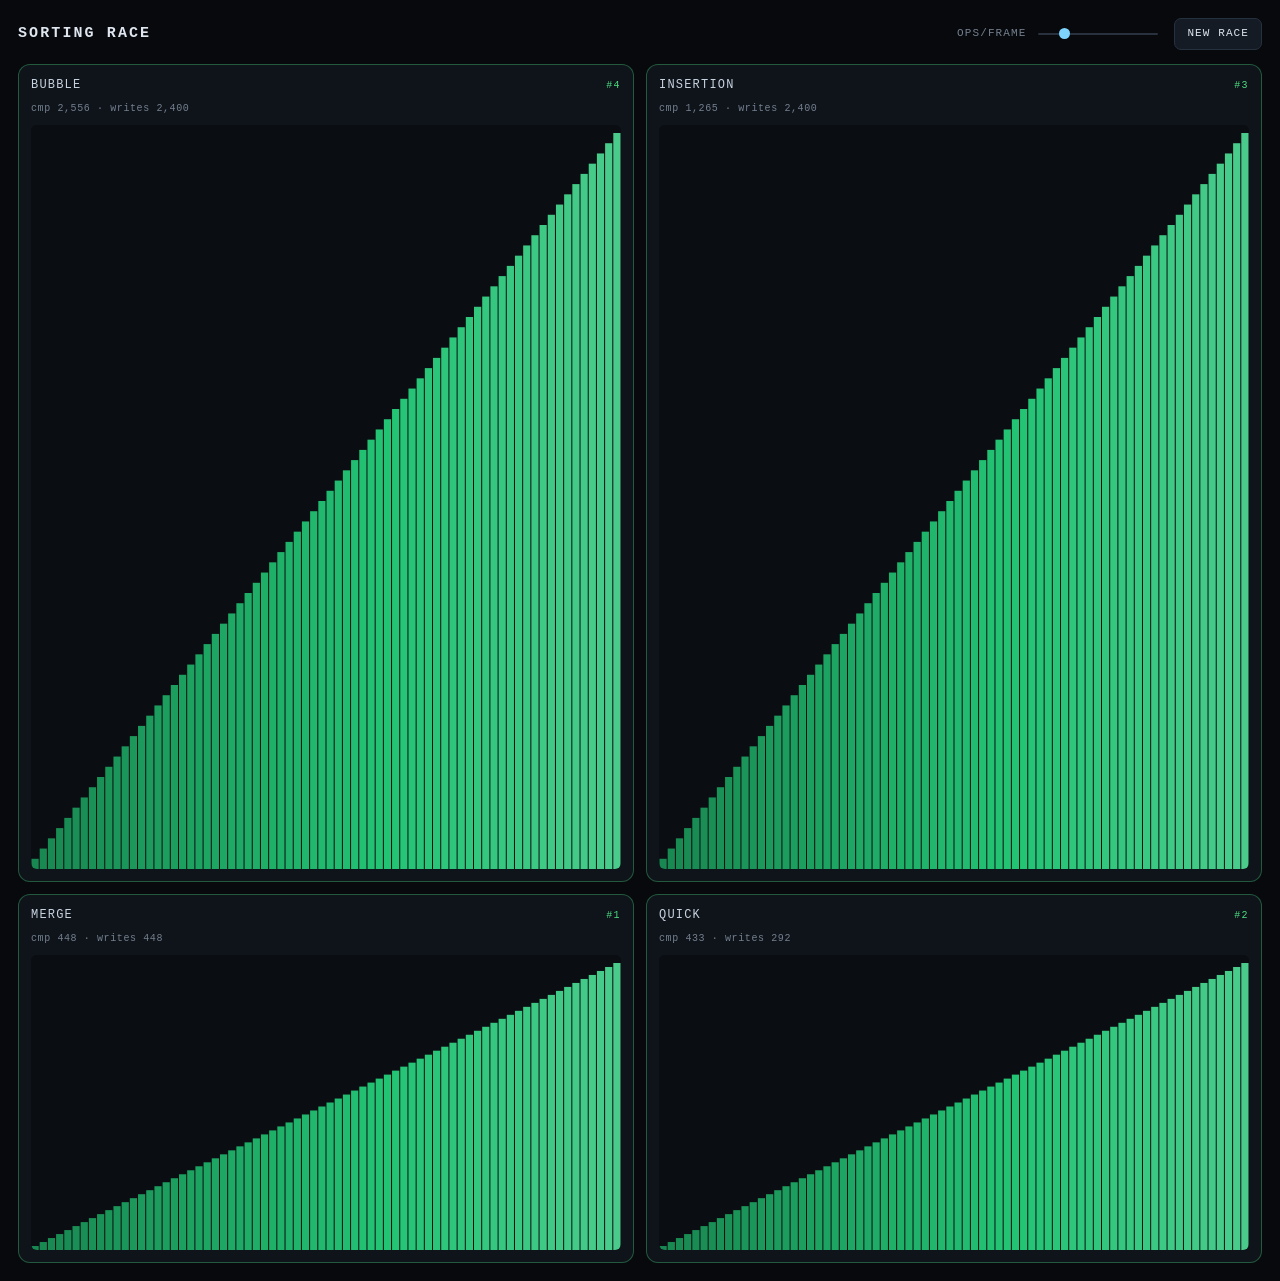
<file: demos/sorting-race/index.html>
<!doctype html>
<html lang="en">
<head>
<meta charset="utf-8">
<meta name="viewport" content="width=device-width, initial-scale=1">
<title>Sorting Race</title>
<style>
  :root {
    color-scheme: dark;
    --bg: #07090d;
    --panel: #0f131a;
    --line: #1e2632;
    --text: #dfe6ef;
    --muted: #74808f;
    --accent: #7dd3fc;
    --done: #4ade80;
  }
  * { box-sizing: border-box; }
  body {
    margin: 0; min-height: 100vh; background: var(--bg); color: var(--text);
    font: 13px/1.45 ui-monospace, SFMono-Regular, Consolas, monospace;
    padding: 18px; display: flex; flex-direction: column; gap: 14px;
  }
  header { display: flex; flex-wrap: wrap; align-items: center; gap: 14px; }
  h1 { margin: 0; font-size: 15px; letter-spacing: .14em; text-transform: uppercase; font-weight: 600; }
  .spacer { flex: 1; }
  .controls { display: flex; align-items: center; gap: 10px; color: var(--muted); font-size: 11px; letter-spacing: .1em; text-transform: uppercase; }
  input[type=range] { -webkit-appearance: none; appearance: none; width: 120px; height: 2px; background: #28313d; border-radius: 2px; outline: none; }
  input[type=range]::-webkit-slider-thumb { -webkit-appearance: none; width: 11px; height: 11px; border-radius: 50%; background: var(--accent); border: 0; cursor: pointer; }
  input[type=range]::-moz-range-thumb { width: 11px; height: 11px; border-radius: 50%; background: var(--accent); border: 0; }
  button {
    font: inherit; font-size: 11px; letter-spacing: .1em; text-transform: uppercase; cursor: pointer;
    padding: 7px 12px; color: var(--text); background: #151b24;
    border: 1px solid #263140; border-radius: 7px;
  }
  button:hover { background: #1c2430; border-color: #364457; }
  #grid { display: grid; grid-template-columns: repeat(2, minmax(0, 1fr)); gap: 12px; flex: 1; }
  .panel { background: var(--panel); border: 1px solid var(--line); border-radius: 12px; padding: 12px; display: flex; flex-direction: column; gap: 8px; min-height: 0; }
  .panel-head { display: flex; align-items: baseline; gap: 8px; }
  .name { font-size: 12px; letter-spacing: .1em; text-transform: uppercase; color: #c8d3e0; }
  .rank { margin-left: auto; font-size: 10px; letter-spacing: .14em; color: var(--done); opacity: 0; }
  .panel.done .rank { opacity: 1; }
  .panel.done { border-color: rgba(74, 222, 128, .34); }
  .stats { font-size: 10px; color: var(--muted); letter-spacing: .06em; }
  canvas { width: 100%; flex: 1; min-height: 120px; display: block; border-radius: 6px; background: #0a0d12; }
  @media (max-width: 700px) { #grid { grid-template-columns: 1fr; } }
</style>
</head>
<body>
<header>
  <h1>Sorting Race</h1>
  <div class="spacer"></div>
  <label class="controls">Ops/frame <input id="ops" type="range" min="10" max="1200" step="10" value="240"></label>
  <button id="rerun">New race</button>
</header>
<div id="grid"></div>
<script>
const SIZE = 72;
const ALGOS = [
  { key: 'bubble', name: 'Bubble', gen: bubbleSort },
  { key: 'insertion', name: 'Insertion', gen: insertionSort },
  { key: 'merge', name: 'Merge', gen: mergeSort },
  { key: 'quick', name: 'Quick', gen: quickSort },
];

const grid = document.getElementById('grid');
const opsRange = document.getElementById('ops');
let opsPerFrame = Number(opsRange.value);
let racers = [];
let finished = 0;

function shuffle(n) {
  const a = Array.from({ length: n }, (_, i) => i + 1);
  for (let i = n - 1; i > 0; i--) {
    const j = Math.floor(Math.random() * (i + 1));
    [a[i], a[j]] = [a[j], a[i]];
  }
  return a;
}

function stats() { return { comparisons: 0, writes: 0, done: false, rank: 0 }; }

function swap(a, i, j, st) {
  const t = a[i]; a[i] = a[j]; a[j] = t;
  st.writes += 2;
}

function* bubbleSort(a, st) {
  for (let i = 0; i < a.length - 1; i++) {
    for (let j = 0; j < a.length - 1 - i; j++) {
      st.comparisons++;
      yield { a: j, b: j + 1 };
      if (a[j] > a[j + 1]) {
        swap(a, j, j + 1, st);
        yield { a: j, b: j + 1 };
      }
    }
  }
}

function* insertionSort(a, st) {
  for (let i = 1; i < a.length; i++) {
    let j = i;
    while (j > 0) {
      st.comparisons++;
      yield { a: j - 1, b: j };
      if (a[j - 1] > a[j]) {
        swap(a, j - 1, j, st);
        j--;
        yield { a: j, b: j + 1 };
      } else break;
    }
  }
}

function* mergeSort(a, st) {
  const aux = a.slice();
  yield* msort(a, aux, 0, a.length - 1, st);
}

function* msort(a, aux, lo, hi, st) {
  if (lo >= hi) return;
  const mid = (lo + hi) >> 1;
  yield* msort(a, aux, lo, mid, st);
  yield* msort(a, aux, mid + 1, hi, st);
  for (let k = lo; k <= hi; k++) aux[k] = a[k];
  let i = lo, j = mid + 1;
  for (let k = lo; k <= hi; k++) {
    st.comparisons++;
    if (i > mid) { a[k] = aux[j++]; st.writes++; }
    else if (j > hi) { a[k] = aux[i++]; st.writes++; }
    else if (aux[i] <= aux[j]) { a[k] = aux[i++]; st.writes++; }
    else { a[k] = aux[j++]; st.writes++; }
    yield { a: k, b: k };
  }
}

function* quickSort(a, st) {
  yield* qsort(a, 0, a.length - 1, st);
}

function* qsort(a, lo, hi, st) {
  if (lo >= hi) return;
  const pivot = a[hi];
  let i = lo;
  for (let j = lo; j < hi; j++) {
    st.comparisons++;
    yield { a: j, b: hi };
    if (a[j] < pivot) {
      if (i !== j) swap(a, i, j, st);
      i++;
    }
  }
  if (i !== hi) swap(a, i, hi, st);
  yield { a: i, b: hi };
  yield* qsort(a, lo, i - 1, st);
  yield* qsort(a, i + 1, hi, st);
}

function build() {
  grid.innerHTML = '';
  finished = 0;
  const values = shuffle(SIZE);

  racers = ALGOS.map((algo) => {
    const panel = document.createElement('section');
    panel.className = 'panel';
    panel.innerHTML = `
      <div class="panel-head">
        <span class="name">${algo.name}</span>
        <span class="rank"></span>
      </div>
      <div class="stats">cmp 0 · writes 0</div>
      <canvas></canvas>`;
    grid.append(panel);

    const st = stats();
    const array = values.slice();
    const gen = algo.gen(array, st);
    const racer = {
      panel,
      canvas: panel.querySelector('canvas'),
      statsEl: panel.querySelector('.stats'),
      rankEl: panel.querySelector('.rank'),
      array,
      st,
      gen,
      highlight: null,
    };
    sizeCanvas(racer);
    return racer;
  });
}

function sizeCanvas(racer) {
  const dpr = Math.min(window.devicePixelRatio || 1, 2);
  const rect = racer.canvas.getBoundingClientRect();
  const w = Math.max(1, Math.round(rect.width));
  const h = Math.max(1, Math.round(rect.height));
  racer.canvas.width = Math.round(w * dpr);
  racer.canvas.height = Math.round(h * dpr);
  racer.ctx = racer.canvas.getContext('2d');
  racer.ctx.setTransform(dpr, 0, 0, dpr, 0, 0);
  racer.w = w;
  racer.h = h;
}

function drawPanel(racer) {
  const { ctx, w, h, array, st, highlight } = racer;
  ctx.fillStyle = '#0a0d12';
  ctx.fillRect(0, 0, w, h);

  const gap = w / array.length;
  const barW = Math.max(1, gap - 1);

  for (let i = 0; i < array.length; i++) {
    const v = array[i];
    const bh = (v / array.length) * (h - 8);
    const isHighlighted = highlight && (i === highlight.a || i === highlight.b);
    ctx.fillStyle = st.done
      ? `hsla(150, 70%, ${34 + (v / array.length) * 26}%, 0.9)`
      : isHighlighted
        ? '#7dd3fc'
        : `hsla(205, ${28 + (v / array.length) * 45}%, ${40 + (v / array.length) * 26}%, 0.9)`;
    ctx.fillRect(i * gap + 0.5, h - bh, barW, bh);
  }
}

function tick() {
  for (const racer of racers) {
    if (racer.st.done) continue;
    for (let k = 0; k < opsPerFrame; k++) {
      const res = racer.gen.next();
      if (res.done) {
        racer.st.done = true;
        racer.st.rank = ++finished;
        racer.panel.classList.add('done');
        racer.rankEl.textContent = `#${racer.st.rank}`;
        racer.highlight = null;
        break;
      }
      racer.highlight = res.value;
    }
    racer.statsEl.textContent = `cmp ${racer.st.comparisons.toLocaleString()} · writes ${racer.st.writes.toLocaleString()}`;
    drawPanel(racer);
  }
  requestAnimationFrame(tick);
}

opsRange.addEventListener('input', (e) => { opsPerFrame = Number(e.target.value); });
document.getElementById('rerun').addEventListener('click', () => {
  build();
});
window.addEventListener('resize', () => {
  for (const racer of racers) { sizeCanvas(racer); drawPanel(racer); }
});

build();
requestAnimationFrame(tick);
</script>
</body>
</html>
</file>
<file: assets/gallery.css>
:root {
  --bg: #08090c;
  --panel: #101216;
  --panel-hi: #14171d;
  --line: #1e222b;
  --line-hi: #2f3641;
  --text: #e8ebf0;
  --muted: #8b93a1;
  --muted-2: #5c6472;
  --accent: #8ab4ff;
  --ok: #4ade80;
  --wip: #fbbf24;
  --bad: #f87171;
  --radius: 14px;
  --font: ui-sans-serif, system-ui, -apple-system, "Segoe UI", "Noto Sans SC", "PingFang SC", sans-serif;
  --mono: ui-monospace, SFMono-Regular, "Cascadia Code", Consolas, monospace;
}

* { box-sizing: border-box; }

html { scrollbar-gutter: stable; }

body {
  margin: 0;
  min-height: 100vh;
  background:
    radial-gradient(1100px 520px at 50% -8%, #151c29 0%, transparent 72%),
    var(--bg);
  color: var(--text);
  font-family: var(--font);
  font-size: 14px;
  line-height: 1.5;
  -webkit-font-smoothing: antialiased;
}

body.locked { overflow: hidden; }

.wrap { width: 100%; max-width: 1480px; margin: 0 auto; padding: 0 24px; }

/* ---------- top bar ---------- */

.topbar {
  position: sticky; top: 0; z-index: 20;
  background: rgba(8, 9, 12, .82);
  backdrop-filter: blur(14px);
  border-bottom: 1px solid var(--line);
}

.topbar-inner { display: flex; align-items: center; gap: 16px; height: 64px; }

.brand { display: flex; align-items: center; gap: 12px; min-width: 0; }

.logo {
  width: 28px; height: 28px; border-radius: 9px; flex: none;
  background: conic-gradient(from 210deg, #8ab4ff, #a78bfa, #4ade80, #8ab4ff);
  box-shadow: inset 0 0 0 1px rgba(255, 255, 255, .14);
}

.brand h1 { margin: 0; font-size: 15px; font-weight: 650; letter-spacing: -.01em; }
.brand p { margin: 1px 0 0; font-size: 11.5px; color: var(--muted-2); }

.actions { margin-left: auto; display: flex; align-items: center; gap: 12px; }
.count { font: 500 11.5px/1 var(--mono); color: var(--muted-2); letter-spacing: .02em; }

/* ---------- buttons ---------- */

.btn {
  display: inline-flex; align-items: center; gap: 6px;
  padding: 7px 12px; border-radius: 8px;
  font: 500 12.5px/1 var(--font); color: var(--text); text-decoration: none;
  background: #171a21; border: 1px solid var(--line-hi); cursor: pointer;
  transition: background .14s ease, border-color .14s ease, color .14s ease;
}
.btn:hover { background: #1e222b; border-color: #3b4452; }
.btn.tiny { padding: 4px 8px; font-size: 11px; }
.btn.icon { padding: 7px 9px; }
.btn:focus-visible { outline: 2px solid var(--accent); outline-offset: 2px; }

.link {
  padding: 0; border: 0; background: none; cursor: pointer;
  color: var(--accent); font: inherit; text-decoration: underline; text-underline-offset: 2px;
}

/* ---------- toolbar ---------- */

main.wrap { padding-top: 22px; padding-bottom: 8px; }

.toolbar { display: flex; flex-wrap: wrap; align-items: center; gap: 10px; }

.search {
  flex: 1 1 300px; display: flex; align-items: center; gap: 9px;
  padding: 0 12px; height: 38px;
  background: var(--panel); border: 1px solid var(--line); border-radius: 10px;
  color: var(--muted-2);
  transition: border-color .14s ease, background .14s ease;
}
.search:focus-within { border-color: #3a465c; background: var(--panel-hi); color: var(--muted); }
.search input {
  flex: 1; min-width: 0; border: 0; outline: none; background: none;
  color: var(--text); font: 400 13px/1 var(--font);
}
.search input::placeholder { color: var(--muted-2); }
.search kbd, .foot code, .mono { font-family: var(--mono); }
.search kbd {
  font-size: 10px; color: var(--muted-2); padding: 2px 5px;
  border: 1px solid var(--line-hi); border-radius: 4px;
}

.segmented { display: flex; padding: 3px; gap: 2px; background: var(--panel); border: 1px solid var(--line); border-radius: 10px; }
.segmented button {
  padding: 6px 11px; border: 0; border-radius: 7px; cursor: pointer;
  background: none; color: var(--muted); font: 500 12px/1 var(--font);
}
.segmented button:hover { color: var(--text); background: #191d25; }
.segmented button.on { background: #242b38; color: var(--text); }

select#sort {
  height: 38px; padding: 0 32px 0 12px; border-radius: 10px;
  background: var(--panel) url("data:image/svg+xml;utf8,<svg xmlns='http://www.w3.org/2000/svg' width='12' height='12' viewBox='0 0 12 12'><path d='M3 4.5 6 7.5 9 4.5' fill='none' stroke='%238b93a1' stroke-width='1.4' stroke-linecap='round'/></svg>") no-repeat right 11px center;
  color: var(--text); font: 500 12.5px/1 var(--font);
  border: 1px solid var(--line); appearance: none; outline: none; cursor: pointer;
}
select#sort:focus-visible { border-color: #3a465c; }

/* ---------- tag chips ---------- */

.tags { display: flex; flex-wrap: wrap; gap: 7px; margin: 14px 0 20px; min-height: 0; }

.tag {
  display: inline-flex; align-items: center; gap: 6px;
  padding: 5px 10px; border-radius: 999px; cursor: pointer;
  background: #101318; border: 1px solid var(--line); color: var(--muted);
  font: 500 11.5px/1 var(--mono); letter-spacing: .01em;
}
.tag:hover { color: var(--text); border-color: var(--line-hi); }
.tag.on { background: #1b2436; border-color: #3d537a; color: #cfe0ff; }
.tag .n { color: var(--muted-2); font-size: 10px; }
.tag.on .n { color: #8fb0e0; }

/* ---------- grid ---------- */

.grid {
  display: grid; gap: 18px;
  grid-template-columns: repeat(auto-fill, minmax(320px, 1fr));
}

.card {
  display: flex; flex-direction: column;
  background: var(--panel); border: 1px solid var(--line); border-radius: var(--radius);
  overflow: hidden; cursor: pointer;
  transition: transform .16s ease, border-color .16s ease, background .16s ease, box-shadow .16s ease;
}
.card:hover { transform: translateY(-2px); border-color: var(--line-hi); background: var(--panel-hi); box-shadow: 0 14px 34px rgba(0, 0, 0, .38); }
.card:focus-visible { outline: 2px solid var(--accent); outline-offset: 2px; }
.card.is-missing { opacity: .55; }

.thumb {
  position: relative; aspect-ratio: 16 / 10; overflow: hidden;
  background: #0a0c10; border-bottom: 1px solid var(--line);
}

.thumb img.shot { width: 100%; height: 100%; object-fit: cover; display: block; }
.thumb .ph {
  position: absolute; inset: 0; display: grid; place-items: center;
  font: 700 40px/1 var(--mono); letter-spacing: -.04em; color: rgba(255, 255, 255, .09);
}
.thumb .ph::before {
  content: ""; position: absolute; inset: 0; opacity: .5;
  background-image: linear-gradient(rgba(255, 255, 255, .045) 1px, transparent 1px),
    linear-gradient(90deg, rgba(255, 255, 255, .045) 1px, transparent 1px);
  background-size: 22px 22px;
  mask-image: radial-gradient(80% 80% at 50% 40%, #000 20%, transparent 100%);
}
.thumb .ph span { position: relative; }

.thumb iframe {
  position: absolute; top: 0; left: 0; width: 1280px; height: 800px;
  border: 0; pointer-events: none; background: #05070a;
  transform-origin: 0 0; opacity: 0; transition: opacity .22s ease;
}
.thumb.is-live iframe { opacity: 1; }

.thumb-top { position: absolute; top: 9px; left: 9px; right: 9px; display: flex; gap: 6px; align-items: center; }
.badge {
  display: inline-flex; align-items: center; gap: 5px;
  padding: 4px 8px; border-radius: 7px;
  background: rgba(8, 10, 14, .78); border: 1px solid rgba(255, 255, 255, .1);
  backdrop-filter: blur(6px);
  font: 600 10px/1 var(--mono); letter-spacing: .06em; text-transform: uppercase;
}
.badge .dot { width: 6px; height: 6px; border-radius: 50%; background: var(--muted); }
.badge.ok .dot { background: var(--ok); }
.badge.wip .dot { background: var(--wip); }
.badge.bad .dot { background: var(--bad); }
.badge.live { margin-left: auto; color: #9fe8bd; opacity: 0; transition: opacity .2s ease; }
.thumb.is-live .badge.live { opacity: 1; }
.badge.live .dot { background: var(--ok); animation: pulse 1.6s ease-in-out infinite; }
@keyframes pulse { 0%, 100% { opacity: 1; } 50% { opacity: .35; } }

.card-body { padding: 13px 15px 15px; display: flex; flex-direction: column; gap: 7px; flex: 1; }
.card-title { display: flex; align-items: baseline; gap: 8px; }
.card-title h3 { margin: 0; font-size: 14.5px; font-weight: 600; letter-spacing: -.005em; }
.card-date { margin-left: auto; font: 500 10.5px/1 var(--mono); color: var(--muted-2); flex: none; }
.card-summary {
  margin: 0; color: var(--muted); font-size: 12.5px; line-height: 1.55;
  display: -webkit-box; -webkit-line-clamp: 2; -webkit-box-orient: vertical; overflow: hidden;
}
.card-foot { margin-top: auto; padding-top: 4px; display: flex; align-items: center; gap: 8px; }
.card-tags { display: flex; gap: 5px; flex-wrap: wrap; min-width: 0; }
.pill {
  padding: 3px 7px; border-radius: 5px;
  background: #161a21; border: 1px solid #20252e;
  font: 500 10px/1.2 var(--mono); color: #9aa4b4;
}
.card-agent { margin-left: auto; font: 500 10px/1 var(--mono); color: var(--muted-2); white-space: nowrap; }
.card-agent em { font-style: normal; color: #6b7b91; }
.card-agent em::before { content: "· "; color: #3d4551; }

/* ---------- empty / notice ---------- */

.empty { padding: 70px 20px; text-align: center; color: var(--muted); }
.empty-title { margin: 0 0 6px; color: var(--text); font-weight: 600; }
.empty p { margin: 0; font-size: 13px; }

.notice {
  grid-column: 1 / -1; padding: 18px; border-radius: 12px;
  background: #1a1414; border: 1px solid #432727; color: #f0b9b9;
  font: 500 12.5px/1.7 var(--mono);
}
.notice code { color: #ffd9d9; }

.foot {
  display: flex; flex-wrap: wrap; gap: 12px; align-items: center;
  padding-top: 26px; padding-bottom: 34px; margin-top: 8px;
  border-top: 1px solid var(--line);
  font-size: 11px; color: var(--muted-2);
}
.foot-hint { margin-left: auto; font-family: var(--mono); }
.foot code { color: #7d8798; }

/* ---------- detail dialog ---------- */

dialog#detail {
  width: min(1500px, 96vw); height: min(950px, 92vh);
  padding: 0; margin: auto; border: 1px solid var(--line-hi); border-radius: 16px;
  background: var(--panel); color: var(--text); overflow: hidden;
}
dialog#detail[open] { display: flex; flex-direction: column; }
dialog#detail::backdrop { background: rgba(4, 6, 10, .74); backdrop-filter: blur(4px); }

.d-head { display: flex; align-items: flex-start; gap: 16px; padding: 15px 18px; border-bottom: 1px solid var(--line); }
.d-heading { min-width: 0; }
.d-heading h2 { margin: 0; font-size: 16px; font-weight: 650; letter-spacing: -.01em; }
.d-heading p { margin: 3px 0 0; color: var(--muted); font-size: 12.5px; }
.d-actions { margin-left: auto; display: flex; gap: 8px; flex: none; }

.d-body { flex: 1; min-height: 0; display: grid; grid-template-columns: minmax(0, 1fr) 320px; }

.stage { padding: 14px; background: #07090c; overflow: auto; display: grid; place-items: center; }
.stage-frame {
  width: var(--w, 100%); height: 100%; max-width: 100%;
  background: #000; border: 1px solid var(--line); border-radius: 10px;
  overflow: hidden; transition: width .18s ease;
}
.stage-frame iframe { width: 100%; height: 100%; border: 0; display: block; background: #000; }

.d-side { border-left: 1px solid var(--line); padding: 16px 18px 24px; overflow: auto; }

.widths { display: flex; gap: 4px; padding: 3px; margin-bottom: 16px; background: #0c0e13; border: 1px solid var(--line); border-radius: 9px; }
.widths button {
  flex: 1; padding: 6px 0; border: 0; border-radius: 6px; cursor: pointer;
  background: none; color: var(--muted); font: 500 11.5px/1 var(--font);
}
.widths button:hover { color: var(--text); }
.widths button.on { background: #232a37; color: var(--text); }

.meta { display: grid; grid-template-columns: 74px 1fr; gap: 7px 10px; margin: 0 0 20px; font-size: 12px; }
.meta dt { color: var(--muted-2); font-family: var(--mono); font-size: 10.5px; letter-spacing: .04em; text-transform: uppercase; padding-top: 2px; }
.meta dd { margin: 0; color: #c7cedb; word-break: break-word; }

.block { margin-bottom: 20px; }
.block h3 { margin: 0 0 8px; font: 600 10px/1 var(--mono); letter-spacing: .12em; text-transform: uppercase; color: var(--muted-2); }
.block-head { display: flex; align-items: center; justify-content: space-between; gap: 10px; margin-bottom: 8px; }
.block-head h3 { margin: 0; }
.block pre {
  margin: 0; padding: 11px 12px; border-radius: 9px;
  background: #0b0d12; border: 1px solid var(--line);
  color: #b6c0d0; font: 400 11.5px/1.65 var(--mono); white-space: pre-wrap; word-break: break-word;
}
.block p { margin: 0; color: var(--muted); font-size: 12.5px; line-height: 1.65; }
.block .files { font-size: 11px; color: #7d8798; word-break: break-all; }

@media (max-width: 980px) {
  dialog#detail { width: 100vw; max-width: 100vw; height: 100vh; max-height: 100vh; border-radius: 0; border: 0; }
  .d-body { grid-template-columns: 1fr; grid-template-rows: minmax(240px, 58%) 1fr; }
  .d-side { border-left: 0; border-top: 1px solid var(--line); }
}

@media (max-width: 640px) {
  .wrap { padding: 0 16px; }
  .topbar-inner { height: 58px; }
  .grid { grid-template-columns: 1fr; }
  .foot-hint { margin-left: 0; }
  .count { display: none; }
}

@media (prefers-reduced-motion: reduce) {
  * { transition: none !important; animation: none !important; }
}
</file>
